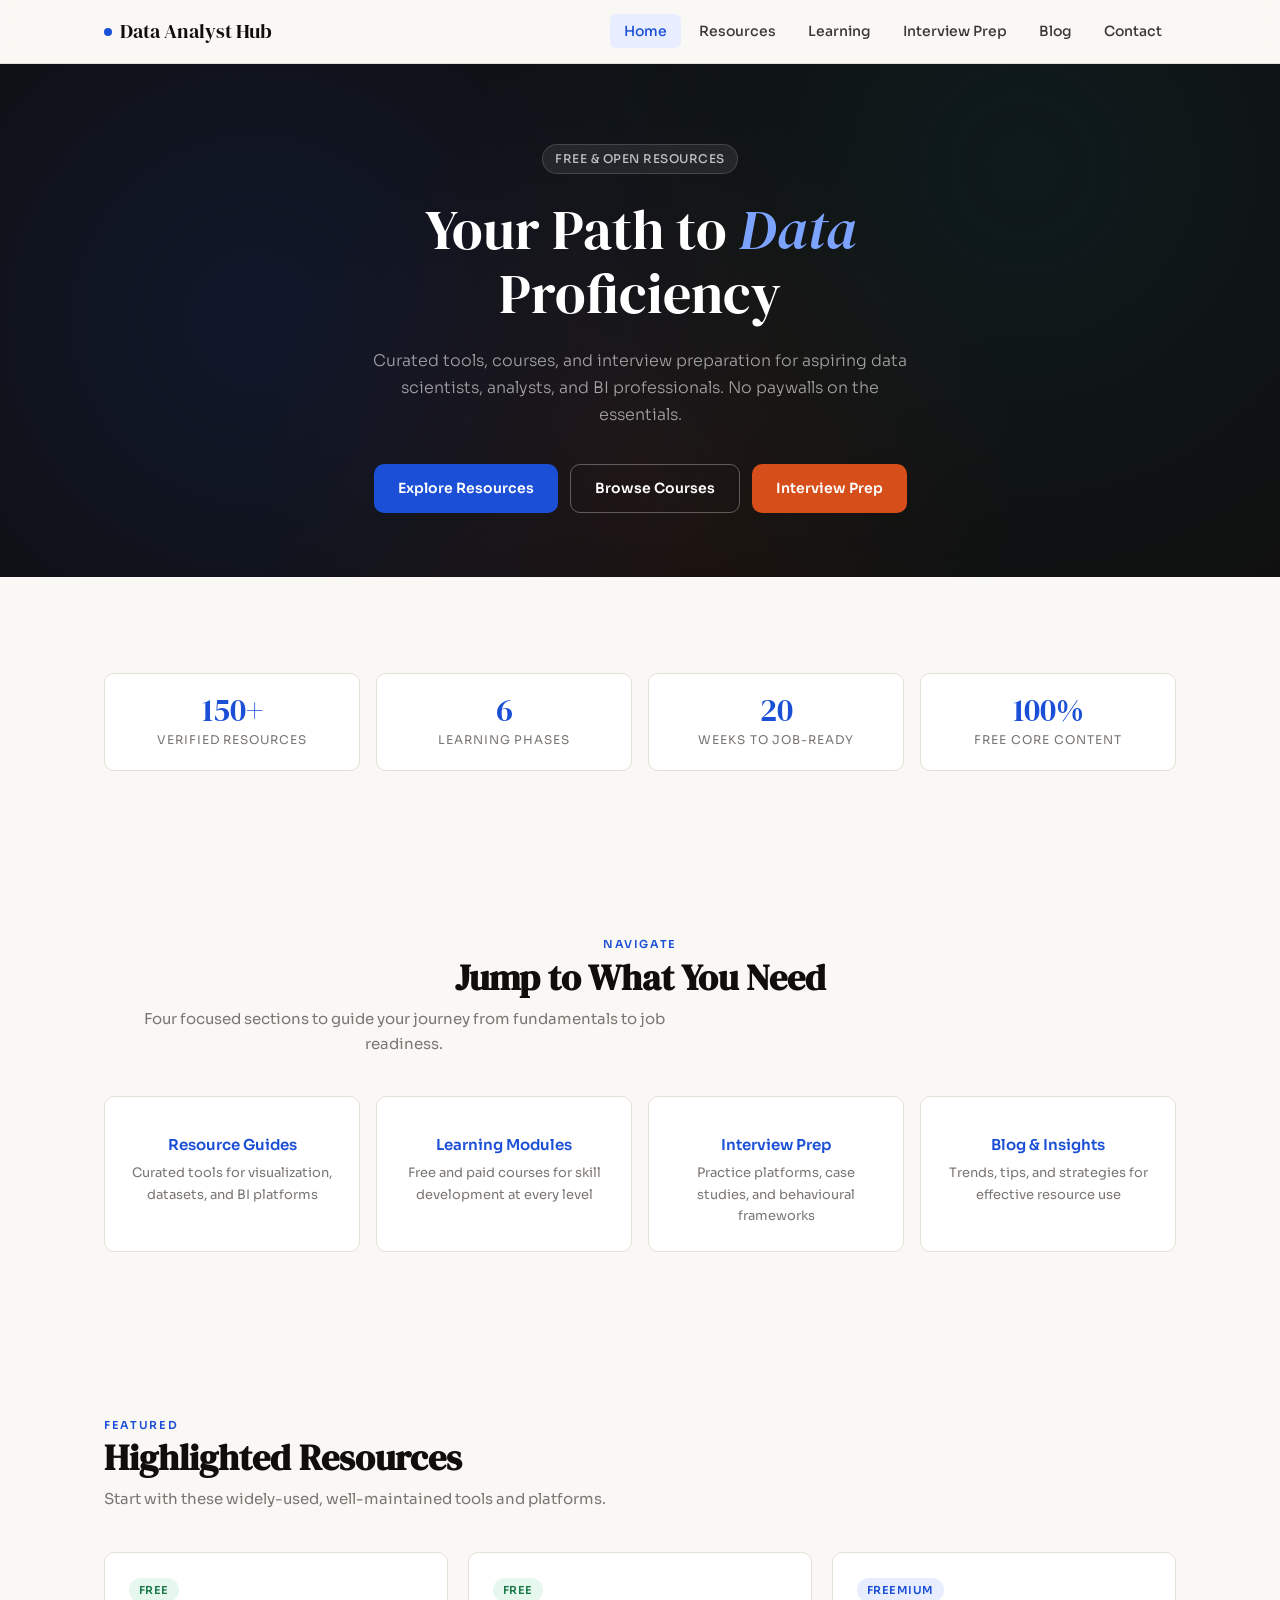
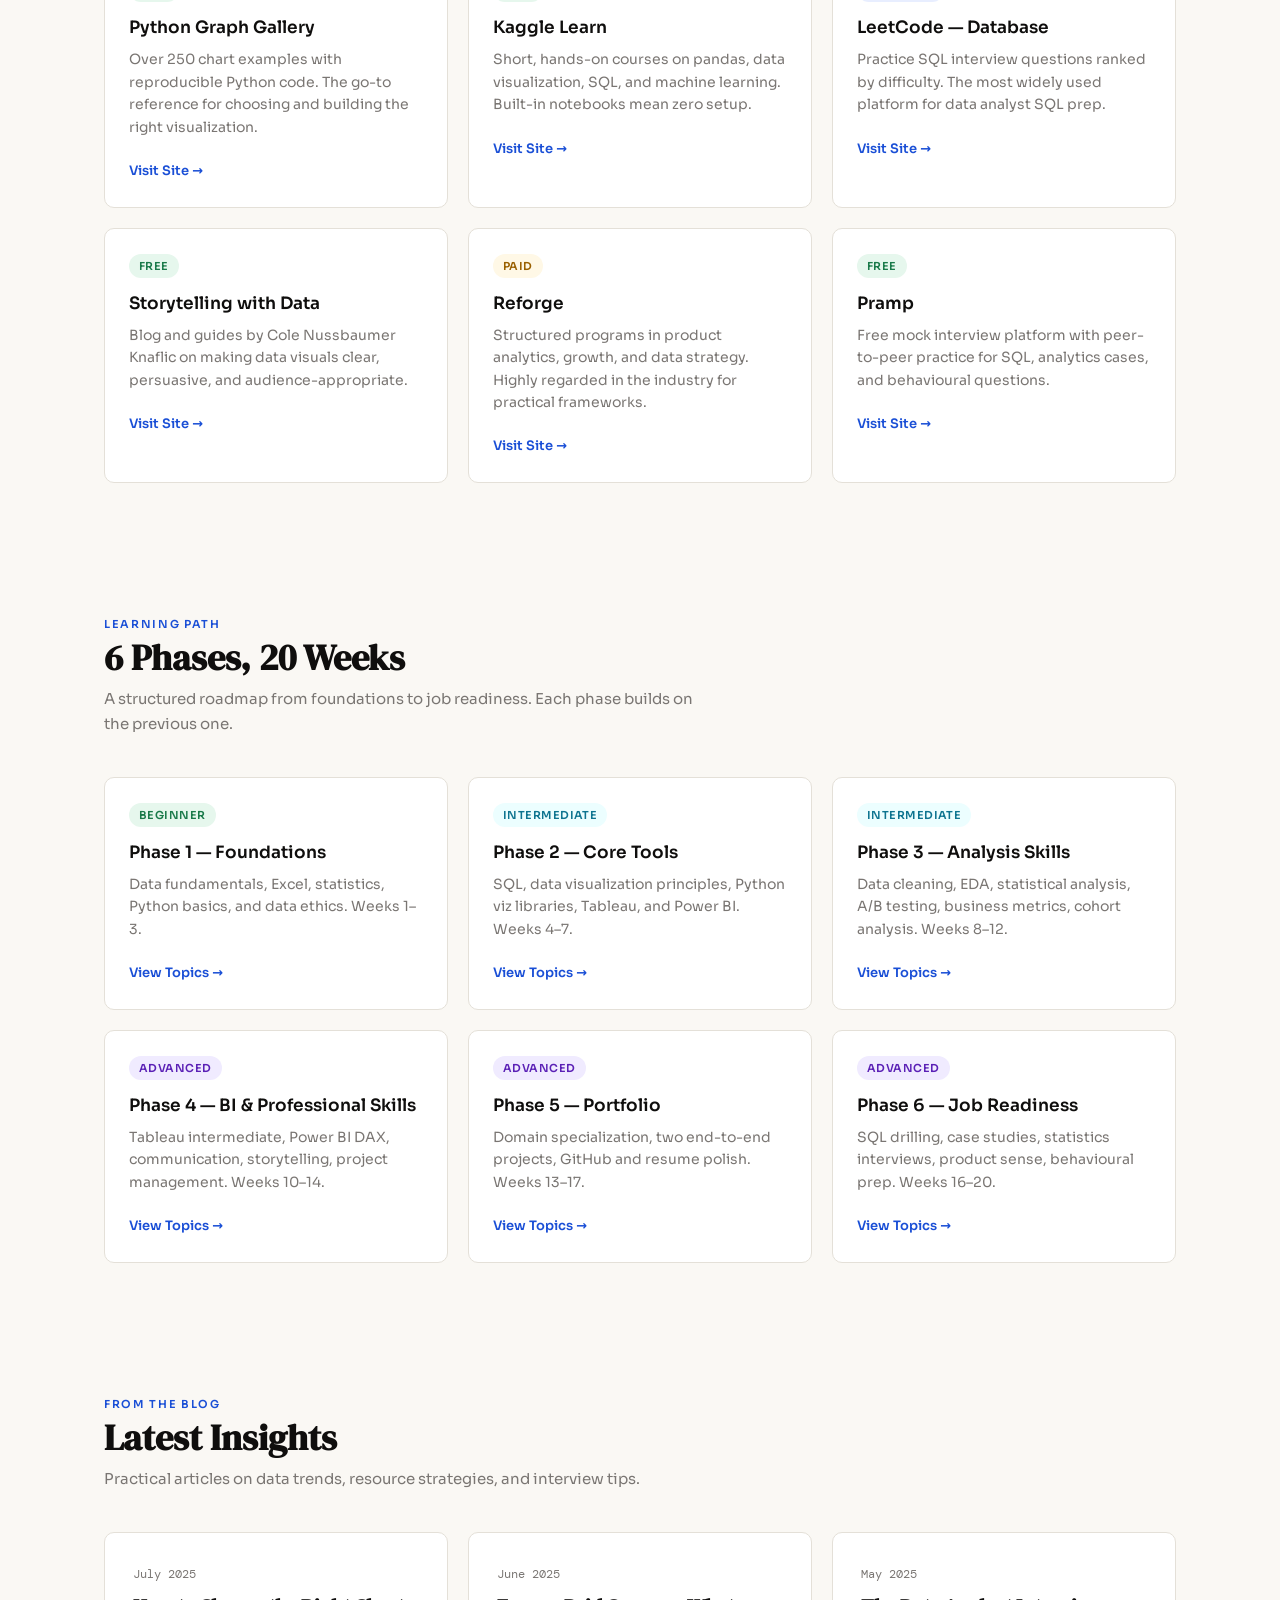
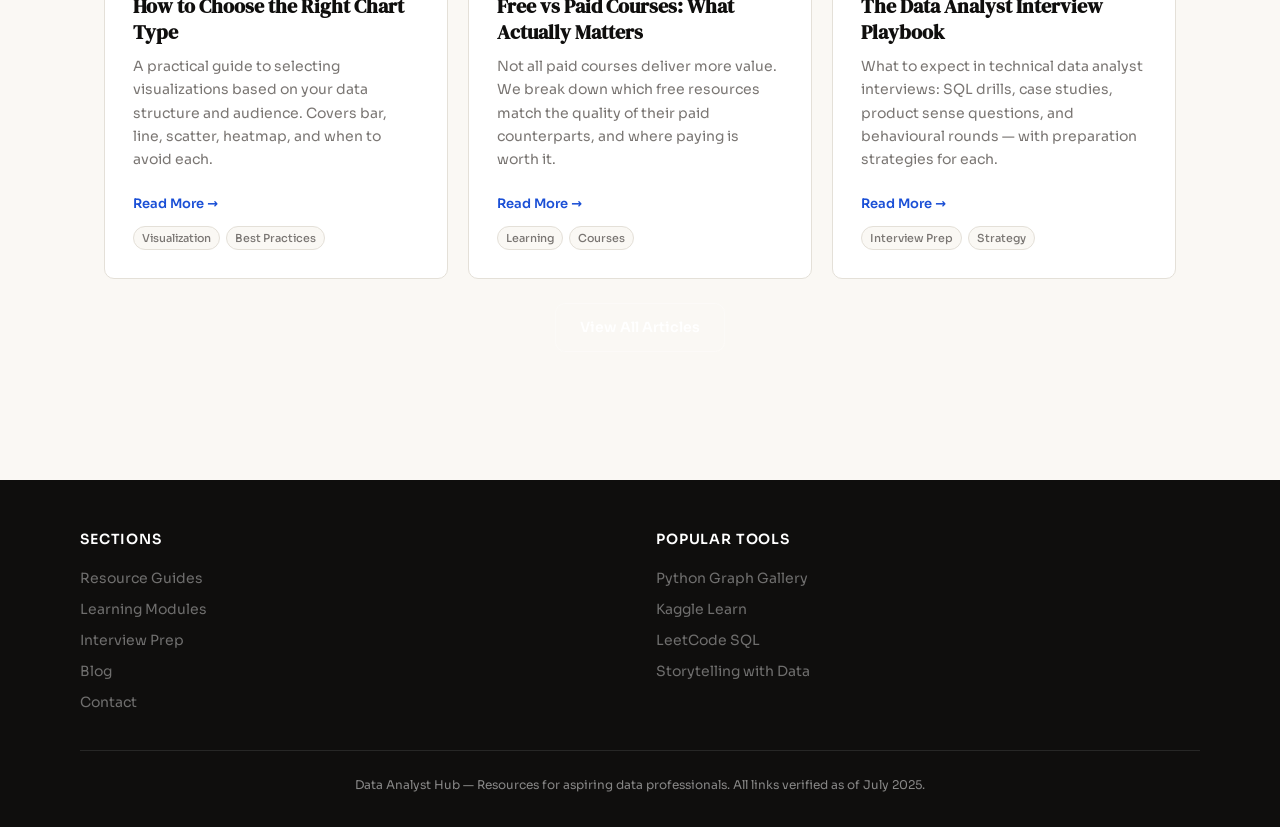
<file: index.html>
<!DOCTYPE html>
<html lang="en">

<head>
  <meta charset="UTF-8">
  <meta name="viewport" content="width=device-width, initial-scale=1.0">
  <title>Data Analyst Hub — Resources, Learning & Interview Prep</title>
  <meta name="description"
    content="Free and paid resources for data visualization, business intelligence training, and interview preparation for aspiring data professionals.">
  <link
    href="https://fonts.googleapis.com/css2?family=DM+Serif+Display:ital@0;1&family=DM+Mono:wght@400;500&family=Sora:wght@300;400;500;600&display=swap"
    rel="stylesheet">
  <link rel="stylesheet" href="css/style.css">
</head>

<body>

  <a href="#main-content" class="skip-link">Skip to main content</a>

  <!-- ═══════════════════════════════════════════ NAV ═══════════════════════════════════════════ -->
  <nav class="site-nav" role="navigation" aria-label="Main navigation">
    <div class="nav-inner">
      <a href="index.html" class="nav-logo" aria-label="Data Analyst Hub Home">
        <span class="logo-dot"></span> Data Analyst Hub
      </a>
      <button class="nav-toggle" aria-label="Toggle navigation menu" aria-expanded="false">☰</button>
      <ul class="nav-links">
        <li><a href="index.html" class="active">Home</a></li>
        <li><a href="resources.html">Resources</a></li>
        <li><a href="learning.html">Learning</a></li>
        <li><a href="interview.html">Interview Prep</a></li>
        <li><a href="blog.html">Blog</a></li>
        <li><a href="contact.html">Contact</a></li>
      </ul>
    </div>
  </nav>

  <!-- ═══════════════════════════════════════════ HERO ═══════════════════════════════════════════ -->
  <section class="hero" id="main-content">
    <div class="hero-inner">
      <span class="hero-badge">Free & Open Resources</span>
      <h1>Your Path to <em>Data</em> Proficiency</h1>
      <p class="hero-sub">Curated tools, courses, and interview preparation for aspiring data scientists, analysts, and
        BI professionals. No paywalls on the essentials.</p>
      <div class="hero-cta">
        <a href="resources.html" class="btn btn-primary">Explore Resources</a>
        <a href="learning.html" class="btn btn-outline">Browse Courses</a>
        <a href="interview.html" class="btn btn-accent">Interview Prep</a>
      </div>
    </div>
  </section>

  <!-- ═══════════════════════════════════════════ STATS ═══════════════════════════════════════════ -->
  <section class="section">
    <div class="stats-row">
      <div class="stat-card">
        <div class="stat-num">150+</div>
        <div class="stat-label">Verified Resources</div>
      </div>
      <div class="stat-card">
        <div class="stat-num">6</div>
        <div class="stat-label">Learning Phases</div>
      </div>
      <div class="stat-card">
        <div class="stat-num">20</div>
        <div class="stat-label">Weeks to Job-Ready</div>
      </div>
      <div class="stat-card">
        <div class="stat-num">100%</div>
        <div class="stat-label">Free Core Content</div>
      </div>
    </div>
  </section>

  <!-- ═══════════════════════════════════════════ QUICK NAV ═══════════════════════════════════════════ -->
  <section class="section">
    <div class="section-header text-center">
      <span class="section-label">Navigate</span>
      <h2 class="section-title">Jump to What You Need</h2>
      <p class="section-desc">Four focused sections to guide your journey from fundamentals to job readiness.</p>
    </div>
    <div class="quick-nav">
      <a href="resources.html" class="quick-nav-card">
        <div class="nav-icon"></div>
        <h3>Resource Guides</h3>
        <p>Curated tools for visualization, datasets, and BI platforms</p>
      </a>
      <a href="learning.html" class="quick-nav-card">
        <div class="nav-icon"></div>
        <h3>Learning Modules</h3>
        <p>Free and paid courses for skill development at every level</p>
      </a>
      <a href="interview.html" class="quick-nav-card">
        <div class="nav-icon"></div>
        <h3>Interview Prep</h3>
        <p>Practice platforms, case studies, and behavioural frameworks</p>
      </a>
      <a href="blog.html" class="quick-nav-card">
        <div class="nav-icon"></div>
        <h3>Blog & Insights</h3>
        <p>Trends, tips, and strategies for effective resource use</p>
      </a>
    </div>
  </section>

  <!-- ═══════════════════════════════════════════ FEATURED RESOURCES ═══════════════════════════════════════════ -->
  <section class="section">
    <div class="section-header">
      <span class="section-label">Featured</span>
      <h2 class="section-title">Highlighted Resources</h2>
      <p class="section-desc">Start with these widely-used, well-maintained tools and platforms.</p>
    </div>
    <div class="cards-grid">
      <div class="card">
        <span class="card-badge badge-free">Free</span>
        <h3>Python Graph Gallery</h3>
        <p>Over 250 chart examples with reproducible Python code. The go-to reference for choosing and building the
          right visualization.</p>
        <a href="https://www.python-graph-gallery.com/" class="card-link" target="_blank" rel="noopener">Visit Site
          →</a>
      </div>
      <div class="card">
        <span class="card-badge badge-free">Free</span>
        <h3>Kaggle Learn</h3>
        <p>Short, hands-on courses on pandas, data visualization, SQL, and machine learning. Built-in notebooks mean
          zero setup.</p>
        <a href="https://www.kaggle.com/learn" class="card-link" target="_blank" rel="noopener">Visit Site →</a>
      </div>
      <div class="card">
        <span class="card-badge badge-freemium">Freemium</span>
        <h3>LeetCode — Database</h3>
        <p>Practice SQL interview questions ranked by difficulty. The most widely used platform for data analyst SQL
          prep.</p>
        <a href="https://leetcode.com/problemset/database/" class="card-link" target="_blank" rel="noopener">Visit Site
          →</a>
      </div>
      <div class="card">
        <span class="card-badge badge-free">Free</span>
        <h3>Storytelling with Data</h3>
        <p>Blog and guides by Cole Nussbaumer Knaflic on making data visuals clear, persuasive, and
          audience-appropriate.</p>
        <a href="https://www.storytellingwithdata.com/blog" class="card-link" target="_blank" rel="noopener">Visit Site
          →</a>
      </div>
      <div class="card">
        <span class="card-badge badge-paid">Paid</span>
        <h3>Reforge</h3>
        <p>Structured programs in product analytics, growth, and data strategy. Highly regarded in the industry for
          practical frameworks.</p>
        <a href="https://www.reforge.com/" class="card-link" target="_blank" rel="noopener">Visit Site →</a>
      </div>
      <div class="card">
        <span class="card-badge badge-free">Free</span>
        <h3>Pramp</h3>
        <p>Free mock interview platform with peer-to-peer practice for SQL, analytics cases, and behavioural questions.
        </p>
        <a href="https://www.pramp.com/" class="card-link" target="_blank" rel="noopener">Visit Site →</a>
      </div>
    </div>
  </section>

  <!-- ═══════════════════════════════════════════ LEARNING PATH ═══════════════════════════════════════════ -->
  <section class="section">
    <div class="section-header">
      <span class="section-label">Learning Path</span>
      <h2 class="section-title">6 Phases, 20 Weeks</h2>
      <p class="section-desc">A structured roadmap from foundations to job readiness. Each phase builds on the previous
        one.</p>
    </div>
    <div class="cards-grid">
      <div class="card">
        <span class="card-badge badge-beginner">Beginner</span>
        <h3>Phase 1 — Foundations</h3>
        <p>Data fundamentals, Excel, statistics, Python basics, and data ethics. Weeks 1–3.</p>
        <a href="learning.html#phase1" class="card-link">View Topics →</a>
      </div>
      <div class="card">
        <span class="card-badge badge-intermediate">Intermediate</span>
        <h3>Phase 2 — Core Tools</h3>
        <p>SQL, data visualization principles, Python viz libraries, Tableau, and Power BI. Weeks 4–7.</p>
        <a href="learning.html#phase2" class="card-link">View Topics →</a>
      </div>
      <div class="card">
        <span class="card-badge badge-intermediate">Intermediate</span>
        <h3>Phase 3 — Analysis Skills</h3>
        <p>Data cleaning, EDA, statistical analysis, A/B testing, business metrics, cohort analysis. Weeks 8–12.</p>
        <a href="learning.html#phase3" class="card-link">View Topics →</a>
      </div>
      <div class="card">
        <span class="card-badge badge-advanced">Advanced</span>
        <h3>Phase 4 — BI & Professional Skills</h3>
        <p>Tableau intermediate, Power BI DAX, communication, storytelling, project management. Weeks 10–14.</p>
        <a href="learning.html#phase4" class="card-link">View Topics →</a>
      </div>
      <div class="card">
        <span class="card-badge badge-advanced">Advanced</span>
        <h3>Phase 5 — Portfolio</h3>
        <p>Domain specialization, two end-to-end projects, GitHub and resume polish. Weeks 13–17.</p>
        <a href="learning.html#phase5" class="card-link">View Topics →</a>
      </div>
      <div class="card">
        <span class="card-badge badge-advanced">Advanced</span>
        <h3>Phase 6 — Job Readiness</h3>
        <p>SQL drilling, case studies, statistics interviews, product sense, behavioural prep. Weeks 16–20.</p>
        <a href="interview.html" class="card-link">View Topics →</a>
      </div>
    </div>
  </section>

  <!-- ═══════════════════════════════════════════ BLOG PREVIEW ═══════════════════════════════════════════ -->
  <section class="section">
    <div class="section-header">
      <span class="section-label">From the Blog</span>
      <h2 class="section-title">Latest Insights</h2>
      <p class="section-desc">Practical articles on data trends, resource strategies, and interview tips.</p>
    </div>
    <div class="cards-grid">
      <article class="blog-post">
        <span class="post-date">July 2025</span>
        <h3>How to Choose the Right Chart Type</h3>
        <p>A practical guide to selecting visualizations based on your data structure and audience. Covers bar, line,
          scatter, heatmap, and when to avoid each.</p>
        <a href="blog.html#chart-selection" class="card-link">Read More →</a>
        <div class="post-tags" style="margin-top:10px">
          <span class="post-tag">Visualization</span>
          <span class="post-tag">Best Practices</span>
        </div>
      </article>
      <article class="blog-post">
        <span class="post-date">June 2025</span>
        <h3>Free vs Paid Courses: What Actually Matters</h3>
        <p>Not all paid courses deliver more value. We break down which free resources match the quality of their paid
          counterparts, and where paying is worth it.</p>
        <a href="blog.html#free-vs-paid" class="card-link">Read More →</a>
        <div class="post-tags" style="margin-top:10px">
          <span class="post-tag">Learning</span>
          <span class="post-tag">Courses</span>
        </div>
      </article>
      <article class="blog-post">
        <span class="post-date">May 2025</span>
        <h3>The Data Analyst Interview Playbook</h3>
        <p>What to expect in technical data analyst interviews: SQL drills, case studies, product sense questions, and
          behavioural rounds — with preparation strategies for each.</p>
        <a href="blog.html#interview-playbook" class="card-link">Read More →</a>
        <div class="post-tags" style="margin-top:10px">
          <span class="post-tag">Interview Prep</span>
          <span class="post-tag">Strategy</span>
        </div>
      </article>
    </div>
    <div class="text-center mt-3">
      <a href="blog.html" class="btn btn-outline">View All Articles</a>
    </div>
  </section>

  <!-- ═══════════════════════════════════════════ FOOTER ═══════════════════════════════════════════ -->
  <footer class="site-footer">
    <div class="footer-inner">
      <div class="footer-col">
        <h4>Sections</h4>
        <a href="resources.html">Resource Guides</a>
        <a href="learning.html">Learning Modules</a>
        <a href="interview.html">Interview Prep</a>
        <a href="blog.html">Blog</a>
        <a href="contact.html">Contact</a>
      </div>
      <div class="footer-col">
        <h4>Popular Tools</h4>
        <a href="https://www.python-graph-gallery.com/" target="_blank" rel="noopener">Python Graph Gallery</a>
        <a href="https://www.kaggle.com/learn" target="_blank" rel="noopener">Kaggle Learn</a>
        <a href="https://leetcode.com/problemset/database/" target="_blank" rel="noopener">LeetCode SQL</a>
        <a href="https://www.storytellingwithdata.com/" target="_blank" rel="noopener">Storytelling with Data</a>
      </div>
    </div>
    <div class="footer-bottom">
      <p>Data Analyst Hub — Resources for aspiring data professionals. All links verified as of July 2025.</p>
    </div>
  </footer>

  <script src="js/main.js"></script>
</body>

</html>
</file>
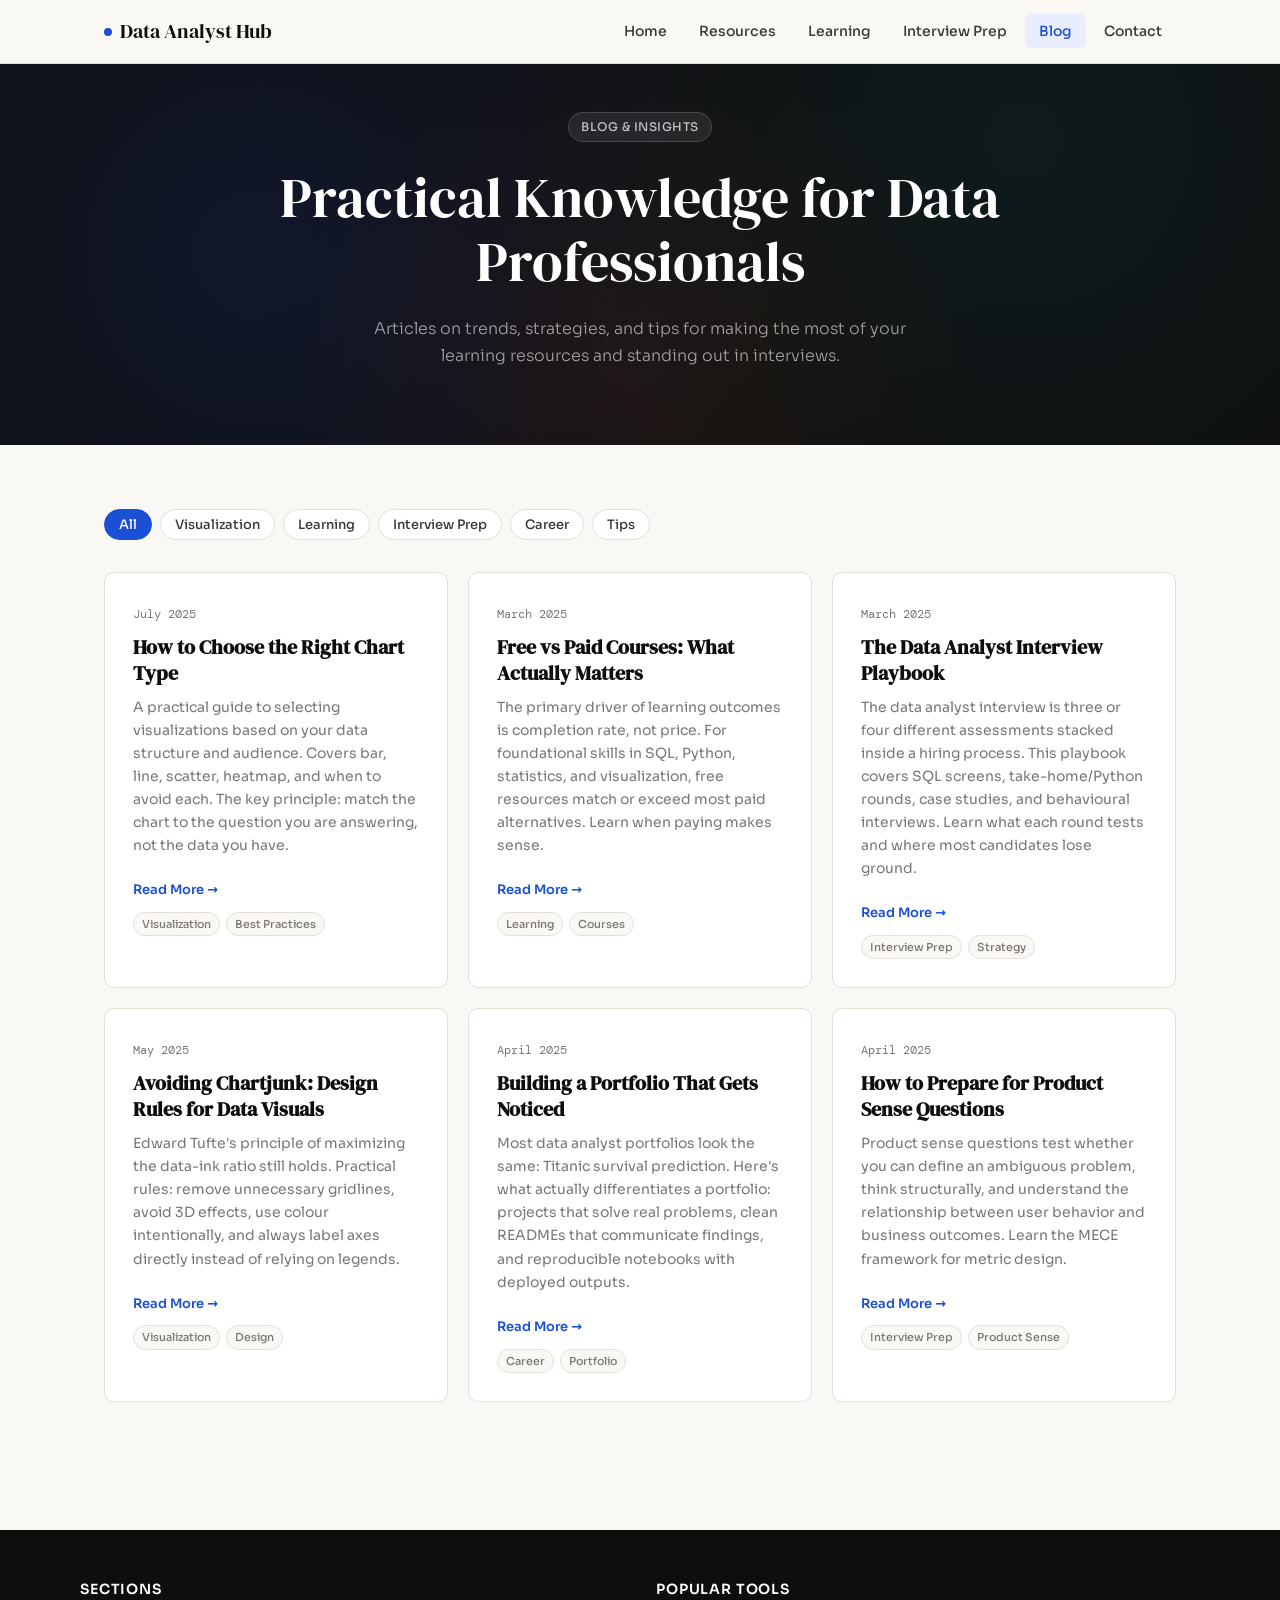
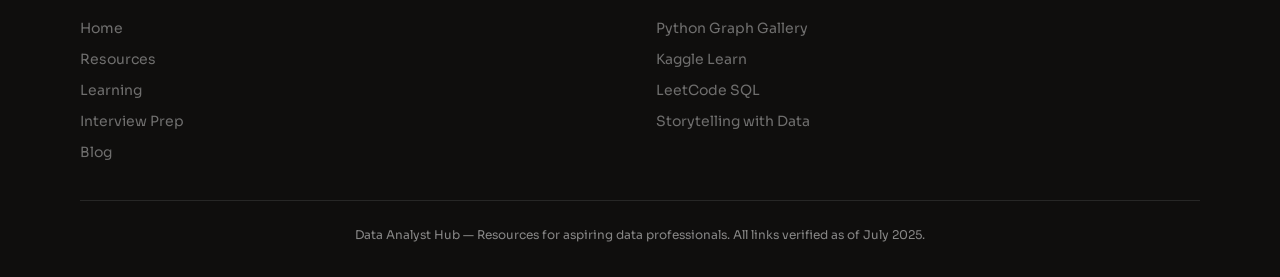
<file: blog.html>
<!DOCTYPE html>
<html lang="en">

<head>
  <meta charset="UTF-8">
  <meta name="viewport" content="width=device-width, initial-scale=1.0">
  <title>Blog & Insights — Data Analyst Hub</title>
  <meta name="description"
    content="Articles on data science trends, visualization best practices, and tips for effective resource utilization in data analysis.">
  <link
    href="https://fonts.googleapis.com/css2?family=DM+Serif+Display:ital@0;1&family=DM+Mono:wght@400;500&family=Sora:wght@300;400;500;600&display=swap"
    rel="stylesheet">
  <link rel="stylesheet" href="css/style.css">
</head>

<body>

  <a href="#main-content" class="skip-link">Skip to main content</a>

  <nav class="site-nav" role="navigation" aria-label="Main navigation">
    <div class="nav-inner">
      <a href="index.html" class="nav-logo" aria-label="Data Analyst Hub Home">
        <span class="logo-dot"></span> Data Analyst Hub
      </a>
      <button class="nav-toggle" aria-label="Toggle navigation menu" aria-expanded="false">☰</button>
      <ul class="nav-links">
        <li><a href="index.html">Home</a></li>
        <li><a href="resources.html">Resources</a></li>
        <li><a href="learning.html">Learning</a></li>
        <li><a href="interview.html">Interview Prep</a></li>
        <li><a href="blog.html" class="active">Blog</a></li>
        <li><a href="contact.html">Contact</a></li>
      </ul>
    </div>
  </nav>

  <main id="main-content">
    <section class="hero" style="padding:48px 24px 40px">
      <div class="hero-inner">
        <span class="hero-badge">Blog & Insights</span>
        <h1>Practical Knowledge for Data Professionals</h1>
        <p class="hero-sub">Articles on trends, strategies, and tips for making the most of your learning resources and
          standing out in interviews.</p>
      </div>
    </section>

    <section class="section">
      <div class="filter-bar" role="group" aria-label="Filter blog articles">
        <button class="filter-btn active" data-filter="all">All</button>
        <button class="filter-btn" data-filter="visualization">Visualization</button>
        <button class="filter-btn" data-filter="learning">Learning</button>
        <button class="filter-btn" data-filter="interview">Interview Prep</button>
        <button class="filter-btn" data-filter="career">Career</button>
        <button class="filter-btn" data-filter="tips">Tips</button>
      </div>

      <div class="cards-grid">
        <article class="blog-post filterable-item" data-tags="visualization,tips">
          <span class="post-date">July 2025</span>
          <h3>How to Choose the Right Chart Type</h3>
          <p>A practical guide to selecting visualizations based on your data structure and audience. Covers bar, line,
            scatter, heatmap, and when to avoid each. The key principle: match the chart to the question you are
            answering, not the data you have.</p>
          <a href="files/how-to-choose-right-chart-type.html" class="card-link" target="_blank" rel="noopener">Read More
            →</a>
          <div class="post-tags" style="margin-top:10px">
            <span class="post-tag">Visualization</span>
            <span class="post-tag">Best Practices</span>
          </div>
        </article>

        <article class="blog-post filterable-item" data-tags="learning,career">
          <span class="post-date">March 2025</span>
          <h3>Free vs Paid Courses: What Actually Matters</h3>
          <p>The primary driver of learning outcomes is completion rate, not price. For foundational skills in SQL,
            Python, statistics, and visualization, free resources match or exceed most paid alternatives. Learn when
            paying makes sense.</p>
          <a href="files/free-vs-paid-courses-what-matters.html" class="card-link" target="_blank" rel="noopener">Read
            More →</a>
          <div class="post-tags" style="margin-top:10px">
            <span class="post-tag">Learning</span>
            <span class="post-tag">Courses</span>
          </div>
        </article>

        <article class="blog-post filterable-item" data-tags="interview,strategy">
          <span class="post-date">March 2025</span>
          <h3>The Data Analyst Interview Playbook</h3>
          <p>The data analyst interview is three or four different assessments stacked inside a hiring process. This
            playbook covers SQL screens, take-home/Python rounds, case studies, and behavioural interviews. Learn what
            each round tests and where most candidates lose ground.</p>
          <a href="files/data-analyst-interview-playbook.html" class="card-link" target="_blank" rel="noopener">Read
            More
            →</a>
          <div class="post-tags" style="margin-top:10px">
            <span class="post-tag">Interview Prep</span>
            <span class="post-tag">Strategy</span>
          </div>
        </article>

        <article class="blog-post filterable-item" data-tags="visualization,tips">
          <span class="post-date">May 2025</span>
          <h3>Avoiding Chartjunk: Design Rules for Data Visuals</h3>
          <p>Edward Tufte's principle of maximizing the data-ink ratio still holds. Practical rules: remove unnecessary
            gridlines, avoid 3D effects, use colour intentionally, and always label axes directly instead of relying on
            legends.</p>
          <a href="files/avoiding-chartjunk-design-rules.html" class="card-link" target="_blank" rel="noopener">Read
            More
            →</a>
          <div class="post-tags" style="margin-top:10px">
            <span class="post-tag">Visualization</span>
            <span class="post-tag">Design</span>
          </div>
        </article>

        <article class="blog-post filterable-item" data-tags="career,portfolio">
          <span class="post-date">April 2025</span>
          <h3>Building a Portfolio That Gets Noticed</h3>
          <p>Most data analyst portfolios look the same: Titanic survival prediction. Here's what actually
            differentiates a portfolio: projects that solve real problems, clean READMEs that communicate findings, and
            reproducible notebooks with deployed outputs.</p>
          <a href="files/building-portfolio-that-gets-noticed.html" class="card-link" target="_blank"
            rel="noopener">Read
            More →</a>
          <div class="post-tags" style="margin-top:10px">
            <span class="post-tag">Career</span>
            <span class="post-tag">Portfolio</span>
          </div>
        </article>

        <article class="blog-post filterable-item" data-tags="interview,career">
          <span class="post-date">April 2025</span>
          <h3>How to Prepare for Product Sense Questions</h3>
          <p>Product sense questions test whether you can define an ambiguous problem, think structurally, and
            understand the relationship between user behavior and business outcomes. Learn the MECE framework for metric
            design.</p>
          <a href="files/how-to-prepare-product-sense-questions.html" class="card-link" target="_blank"
            rel="noopener">Read More →</a>
          <div class="post-tags" style="margin-top:10px">
            <span class="post-tag">Interview Prep</span>
            <span class="post-tag">Product Sense</span>
          </div>
        </article>
      </div>

      <div class="filter-no-results hidden text-center" style="padding:40px;color:var(--ink-3)">
        <p>No articles match the selected filter. Try choosing a different category.</p>
      </div>

    </section>
  </main>

  <footer class="site-footer">
    <div class="footer-inner">
      <div class="footer-col">
        <h4>Sections</h4>
        <a href="index.html">Home</a>
        <a href="resources.html">Resources</a>
        <a href="learning.html">Learning</a>
        <a href="interview.html">Interview Prep</a>
        <a href="blog.html">Blog</a>
      </div>
      <div class="footer-col">
        <h4>Popular Tools</h4>
        <a href="https://www.python-graph-gallery.com/" target="_blank" rel="noopener">Python Graph Gallery</a>
        <a href="https://www.kaggle.com/learn" target="_blank" rel="noopener">Kaggle Learn</a>
        <a href="https://leetcode.com/problemset/database/" target="_blank" rel="noopener">LeetCode SQL</a>
        <a href="https://www.storytellingwithdata.com/" target="_blank" rel="noopener">Storytelling with Data</a>
      </div>
    </div>
    <div class="footer-bottom">
      <p>Data Analyst Hub — Resources for aspiring data professionals. All links verified as of July 2025.</p>
    </div>
  </footer>

  <script src="js/main.js"></script>
</body>

</html>
</file>
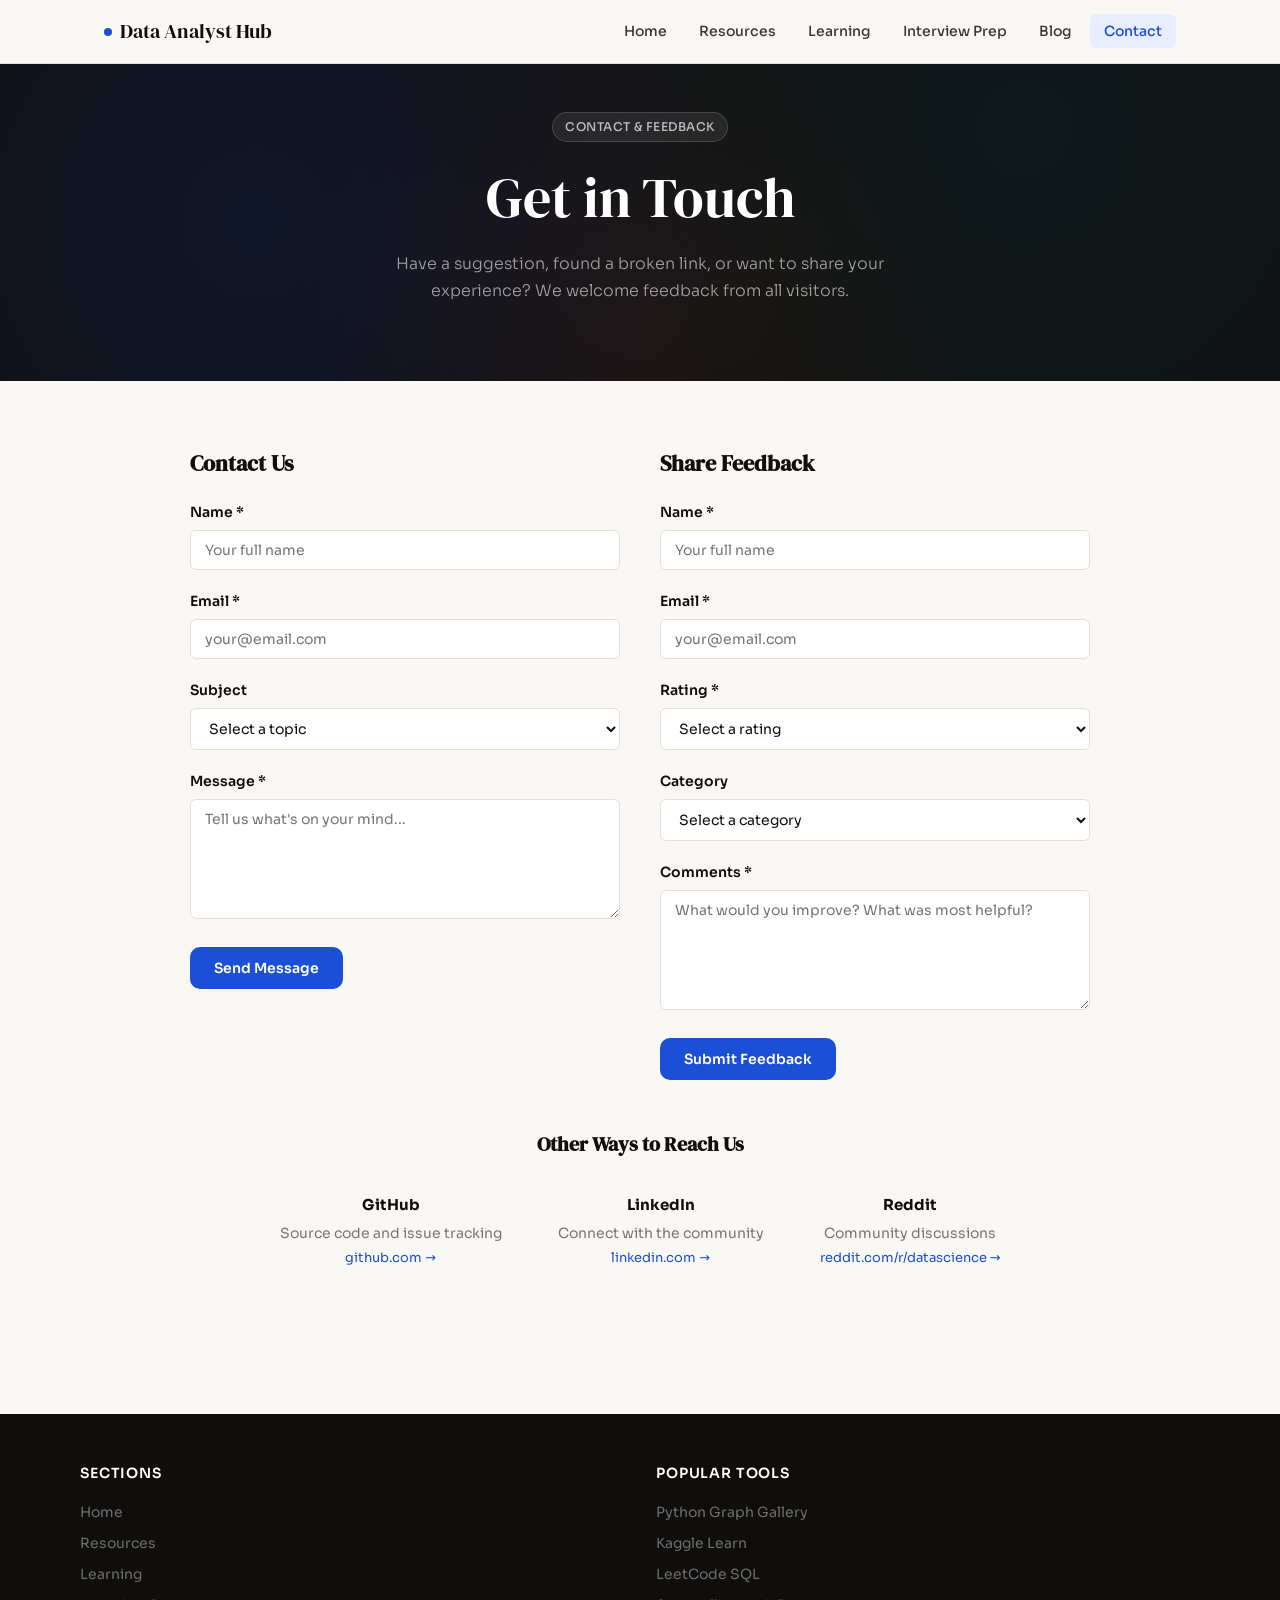
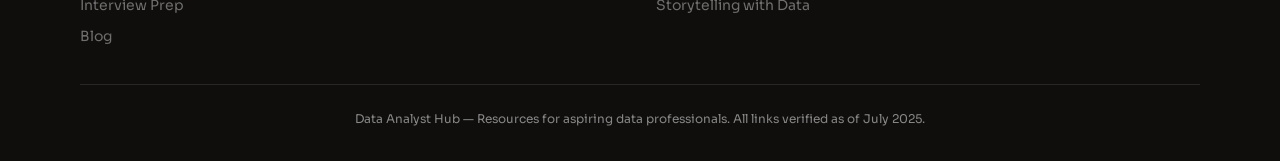
<file: contact.html>
<!DOCTYPE html>
<html lang="en">

<head>
  <meta charset="UTF-8">
  <meta name="viewport" content="width=device-width, initial-scale=1.0">
  <title>Contact & Feedback — Data Analyst Hub</title>
  <meta name="description" content="Get in touch or share feedback on the Data Analyst Hub resources and website.">
  <link
    href="https://fonts.googleapis.com/css2?family=DM+Serif+Display:ital@0;1&family=DM+Mono:wght@400;500&family=Sora:wght@300;400;500;600&display=swap"
    rel="stylesheet">
  <link rel="stylesheet" href="css/style.css">
</head>

<body>

  <a href="#main-content" class="skip-link">Skip to main content</a>

  <nav class="site-nav" role="navigation" aria-label="Main navigation">
    <div class="nav-inner">
      <a href="index.html" class="nav-logo" aria-label="Data Analyst Hub Home">
        <span class="logo-dot"></span> Data Analyst Hub
      </a>
      <button class="nav-toggle" aria-label="Toggle navigation menu" aria-expanded="false">☰</button>
      <ul class="nav-links">
        <li><a href="index.html">Home</a></li>
        <li><a href="resources.html">Resources</a></li>
        <li><a href="learning.html">Learning</a></li>
        <li><a href="interview.html">Interview Prep</a></li>
        <li><a href="blog.html">Blog</a></li>
        <li><a href="contact.html" class="active">Contact</a></li>
      </ul>
    </div>
  </nav>

  <main id="main-content">
    <section class="hero" style="padding:48px 24px 40px">
      <div class="hero-inner">
        <span class="hero-badge">Contact & Feedback</span>
        <h1>Get in Touch</h1>
        <p class="hero-sub">Have a suggestion, found a broken link, or want to share your experience? We welcome
          feedback from all visitors.</p>
      </div>
    </section>

    <section class="section">
      <div style="display:grid;grid-template-columns:1fr 1fr;gap:40px;max-width:900px;margin:0 auto">

        <!-- CONTACT FORM -->
        <div>
          <h3 style="font-family:var(--font-heading);font-size:22px;margin-bottom:20px">Contact Us</h3>
          <form id="contact-form" novalidate>
            <div class="form-group">
              <label class="form-label" for="contact-name">Name *</label>
              <input type="text" id="contact-name" class="form-input" placeholder="Your full name" required>
              <div class="form-error"></div>
            </div>
            <div class="form-group">
              <label class="form-label" for="contact-email">Email *</label>
              <input type="email" id="contact-email" class="form-input" placeholder="your@email.com" required>
              <div class="form-error"></div>
            </div>
            <div class="form-group">
              <label class="form-label" for="contact-subject">Subject</label>
              <select id="contact-subject" class="form-select">
                <option value="">Select a topic</option>
                <option value="broken-link">Broken link report</option>
                <option value="suggestion">Resource suggestion</option>
                <option value="feedback">Website feedback</option>
                <option value="other">Other</option>
              </select>
            </div>
            <div class="form-group">
              <label class="form-label" for="contact-message">Message *</label>
              <textarea id="contact-message" class="form-textarea" placeholder="Tell us what's on your mind..."
                required></textarea>
              <div class="form-error"></div>
            </div>
            <button type="submit" class="btn btn-primary">Send Message</button>
            <div class="form-success">Thank you! Your message has been sent.</div>
          </form>
        </div>

        <!-- FEEDBACK FORM -->
        <div>
          <h3 style="font-family:var(--font-heading);font-size:22px;margin-bottom:20px">Share Feedback</h3>
          <form id="feedback-form" novalidate>
            <div class="form-group">
              <label class="form-label" for="feedback-name">Name *</label>
              <input type="text" id="feedback-name" class="form-input" placeholder="Your full name" required>
              <div class="form-error"></div>
            </div>
            <div class="form-group">
              <label class="form-label" for="feedback-email">Email *</label>
              <input type="email" id="feedback-email" class="form-input" placeholder="your@email.com" required>
              <div class="form-error"></div>
            </div>
            <div class="form-group">
              <label class="form-label" for="feedback-rating">Rating *</label>
              <select id="feedback-rating" class="form-select" required>
                <option value="">Select a rating</option>
                <option value="5">5 — Excellent</option>
                <option value="4">4 — Very Good</option>
                <option value="3">3 — Good</option>
                <option value="2">2 — Fair</option>
                <option value="1">1 — Needs Improvement</option>
              </select>
              <div class="form-error"></div>
            </div>
            <div class="form-group">
              <label class="form-label" for="feedback-category">Category</label>
              <select id="feedback-category" class="form-select">
                <option value="">Select a category</option>
                <option value="resources">Resource Quality</option>
                <option value="content">Content Accuracy</option>
                <option value="usability">Website Usability</option>
                <option value="suggestion">Feature Request</option>
              </select>
            </div>
            <div class="form-group">
              <label class="form-label" for="feedback-comments">Comments *</label>
              <textarea id="feedback-comments" class="form-textarea"
                placeholder="What would you improve? What was most helpful?" required></textarea>
              <div class="form-error"></div>
            </div>
            <button type="submit" class="btn btn-primary">Submit Feedback</button>
            <div class="form-success">Thank you for your feedback!</div>
          </form>
        </div>

      </div>

      <!-- ADDITIONAL CONTACT INFO -->
      <div style="max-width:900px;margin:48px auto 0;text-align:center">
        <h3 style="font-family:var(--font-heading);font-size:20px;margin-bottom:16px">Other Ways to Reach Us</h3>
        <div style="display:flex;gap:24px;justify-content:center;flex-wrap:wrap">
          <div style="padding:16px">
            <strong>GitHub</strong>
            <p style="font-size:14px;color:var(--ink-3);margin-top:4px">Source code and issue tracking</p>
            <a href="https://github.com/" style="font-size:13px">github.com →</a>
          </div>
          <div style="padding:16px">
            <strong>LinkedIn</strong>
            <p style="font-size:14px;color:var(--ink-3);margin-top:4px">Connect with the community</p>
            <a href="https://business.linkedin.com/talent-solutions/talent-blog" style="font-size:13px">linkedin.com
              →</a>
          </div>
          <div style="padding:16px">
            <strong>Reddit</strong>
            <p style="font-size:14px;color:var(--ink-3);margin-top:4px">Community discussions</p>
            <a href="https://www.reddit.com/r/datascience/" style="font-size:13px">reddit.com/r/datascience →</a>
          </div>
        </div>
      </div>
    </section>
  </main>

  <footer class="site-footer">
    <div class="footer-inner">
      <div class="footer-col">
        <h4>Sections</h4>
        <a href="index.html">Home</a>
        <a href="resources.html">Resources</a>
        <a href="learning.html">Learning</a>
        <a href="interview.html">Interview Prep</a>
        <a href="blog.html">Blog</a>
      </div>
      <div class="footer-col">
        <h4>Popular Tools</h4>
        <a href="https://www.python-graph-gallery.com/" target="_blank" rel="noopener">Python Graph Gallery</a>
        <a href="https://www.kaggle.com/learn" target="_blank" rel="noopener">Kaggle Learn</a>
        <a href="https://leetcode.com/problemset/database/" target="_blank" rel="noopener">LeetCode SQL</a>
        <a href="https://www.storytellingwithdata.com/" target="_blank" rel="noopener">Storytelling with Data</a>
      </div>
    </div>
    <div class="footer-bottom">
      <p>Data Analyst Hub — Resources for aspiring data professionals. All links verified as of July 2025.</p>
    </div>
  </footer>

  <script src="js/main.js"></script>
</body>

</html>
</file>
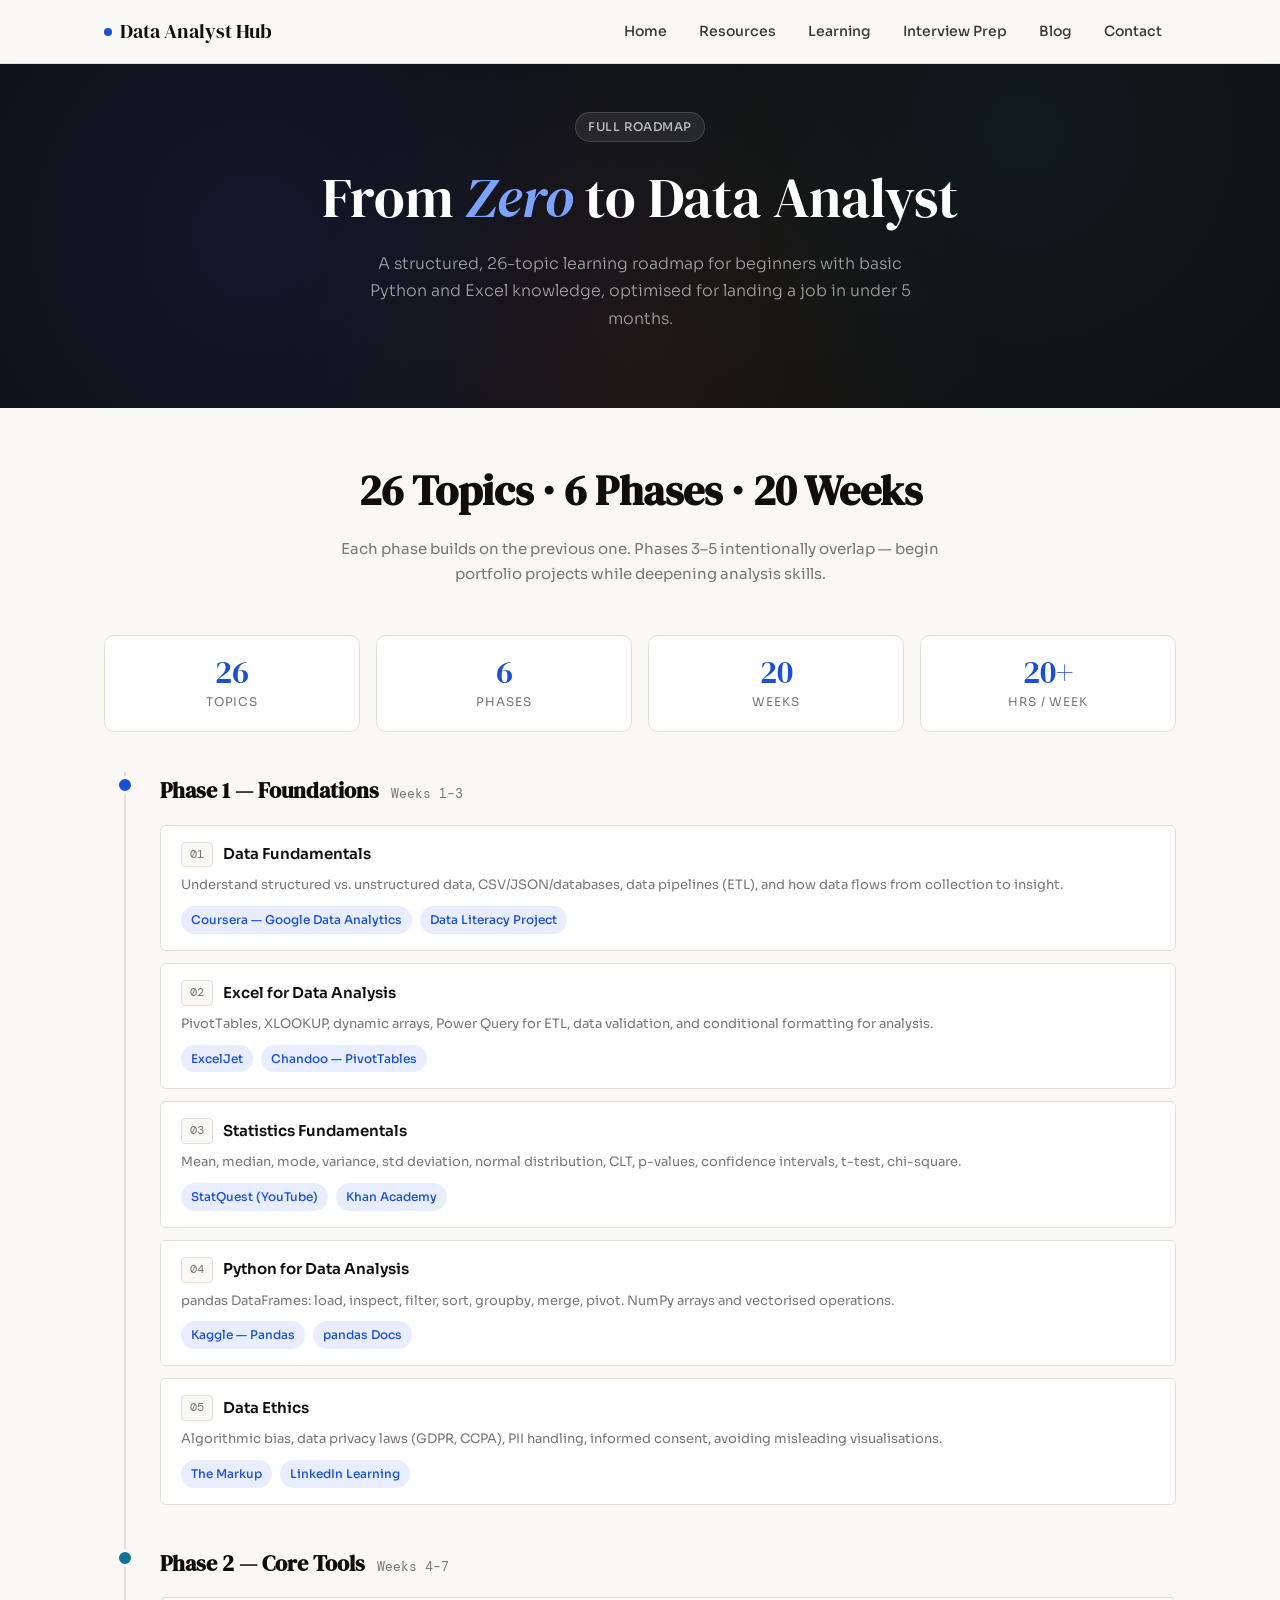
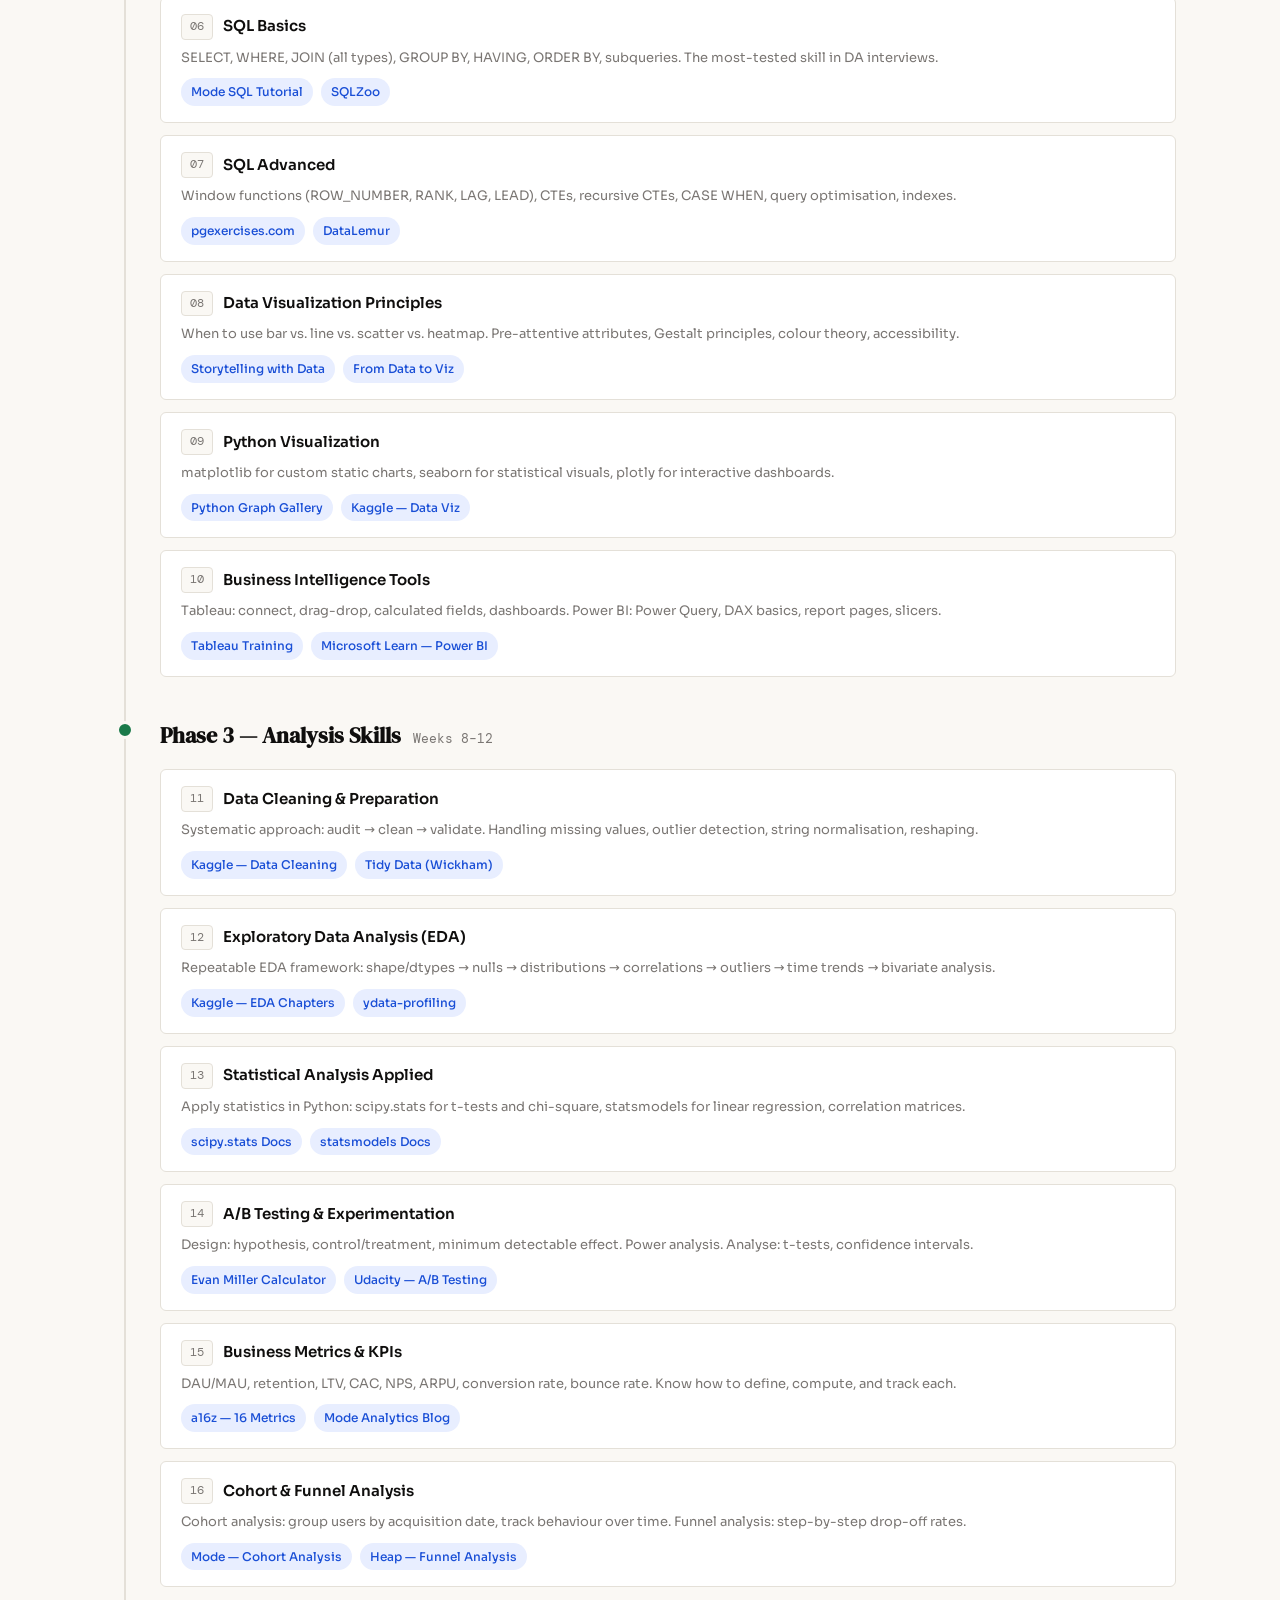
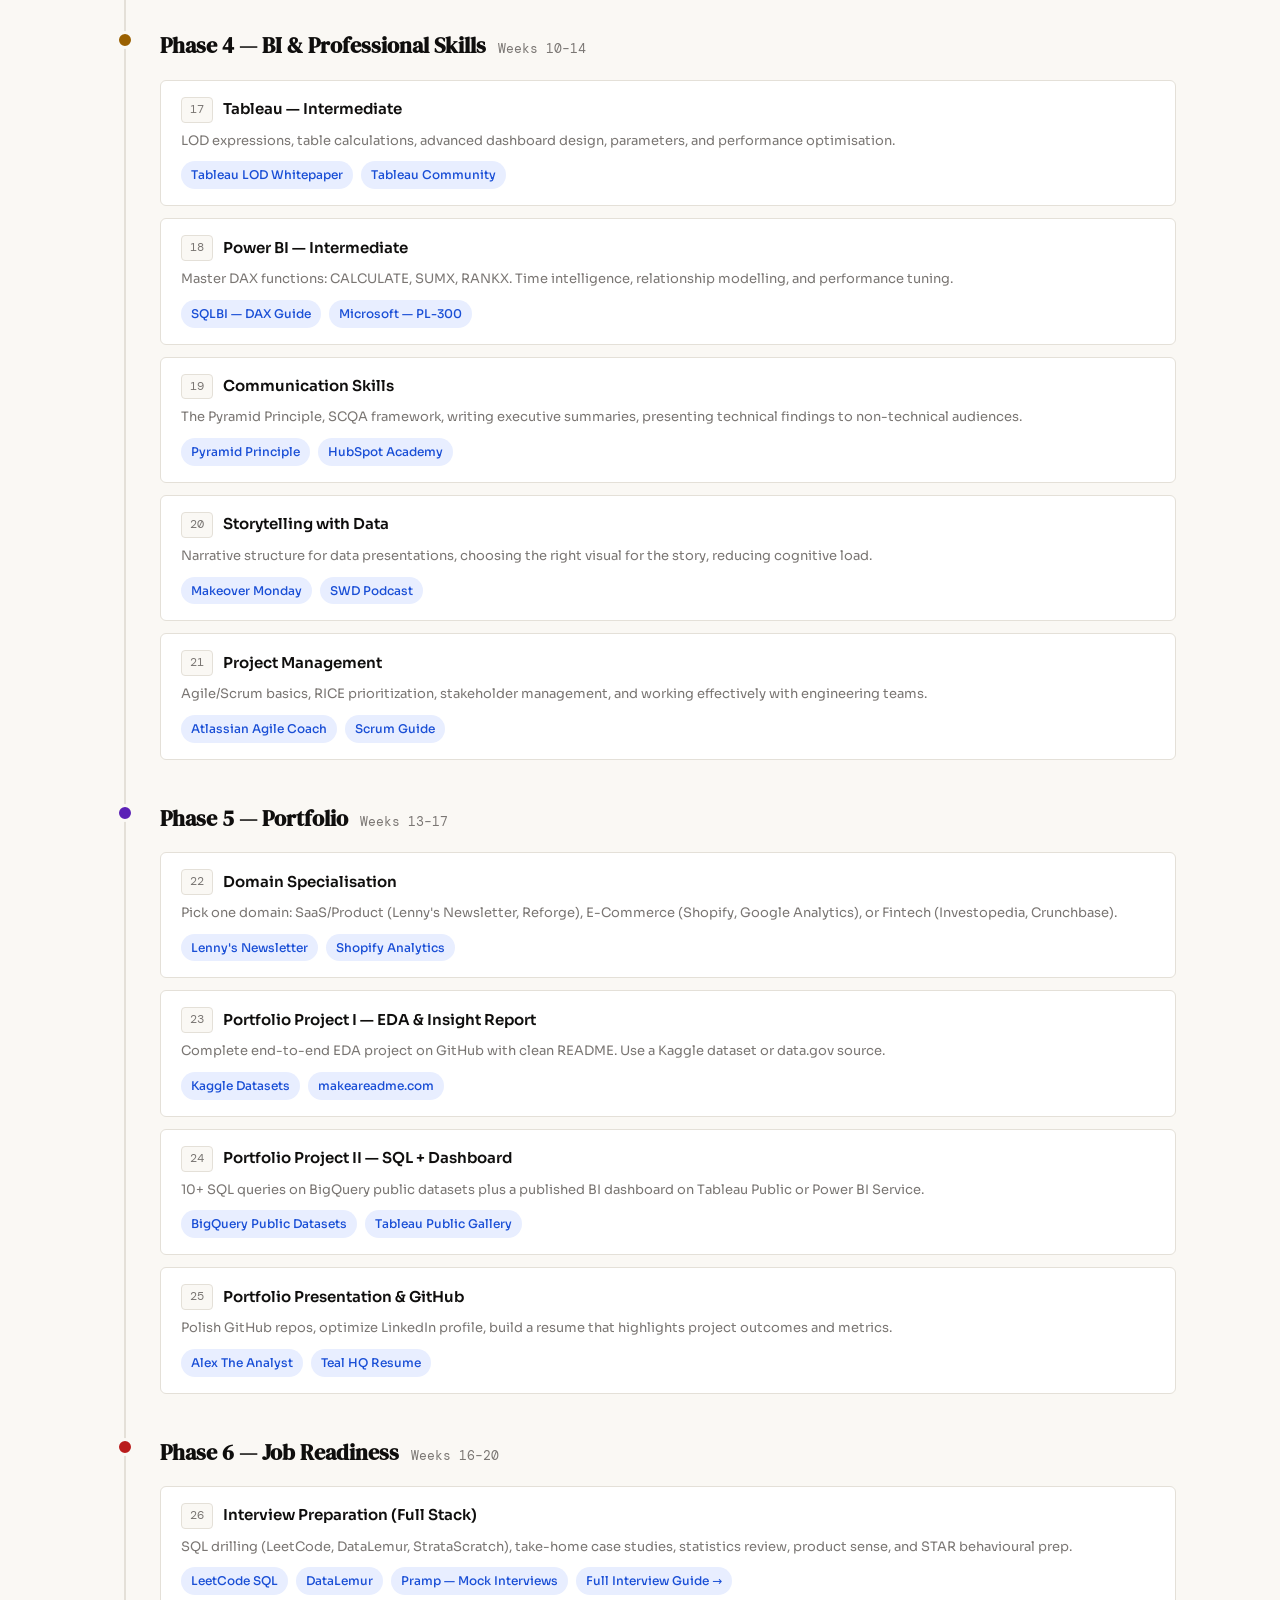
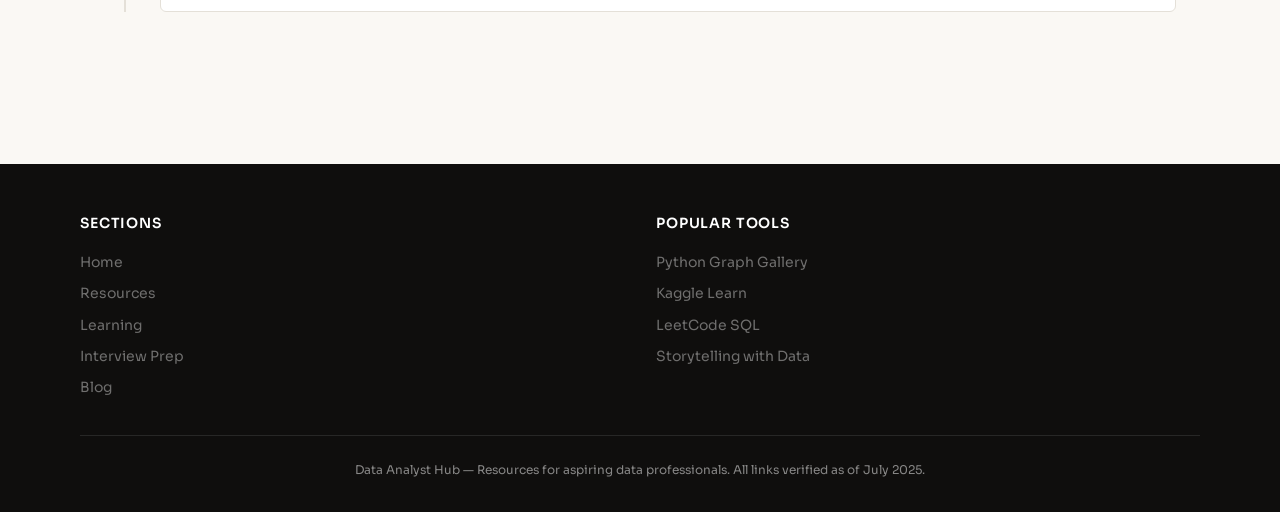
<file: data_analyst_roadmap.html>
<!DOCTYPE html>
<html lang="en">

<head>
  <meta charset="UTF-8">
  <meta name="viewport" content="width=device-width, initial-scale=1.0">
  <title>Data Analyst Roadmap — Data Analyst Hub</title>
  <meta name="description"
    content="A structured 26-topic learning roadmap for aspiring data analysts. From zero to hired in 20 weeks.">
  <link
    href="https://fonts.googleapis.com/css2?family=DM+Serif+Display:ital@0;1&family=DM+Mono:wght@400;500&family=Sora:wght@300;400;500;600&display=swap"
    rel="stylesheet">
  <link rel="stylesheet" href="css/style.css">
  <style>
    /* Roadmap-specific styles */
    .roadmap-page {
      padding: 48px 24px;
      max-width: var(--max-width);
      margin: 0 auto;
    }

    .roadmap-header {
      text-align: center;
      margin-bottom: 48px;
    }

    .roadmap-header h2 {
      font-family: var(--font-heading);
      font-size: clamp(28px, 4vw, 42px);
      margin-bottom: 12px;
    }

    .roadmap-header p {
      font-size: 15px;
      color: var(--ink-3);
      max-width: 600px;
      margin: 0 auto;
    }

    /* Timeline */
    .roadmap-timeline {
      position: relative;
      margin: 40px 0;
    }

    .roadmap-timeline::before {
      content: '';
      position: absolute;
      top: 0;
      bottom: 0;
      left: 20px;
      width: 2px;
      background: var(--border);
    }

    .roadmap-phase {
      position: relative;
      margin-bottom: 40px;
      padding-left: 56px;
    }

    .roadmap-phase-dot {
      position: absolute;
      left: 12px;
      top: 4px;
      width: 18px;
      height: 18px;
      border-radius: 50%;
      background: var(--accent);
      border: 3px solid var(--paper);
      z-index: 1;
    }

    .roadmap-phase-header {
      display: flex;
      align-items: baseline;
      gap: 12px;
      margin-bottom: 16px;
    }

    .roadmap-phase-title {
      font-family: var(--font-heading);
      font-size: 22px;
      color: var(--ink);
    }

    .roadmap-phase-weeks {
      font-size: 13px;
      color: var(--ink-3);
      font-family: var(--font-mono);
    }

    .roadmap-topics {
      display: flex;
      flex-direction: column;
      gap: 12px;
    }

    .roadmap-topic {
      background: var(--card);
      border: 1px solid var(--border);
      border-radius: var(--radius-sm);
      padding: 16px 20px;
      transition: box-shadow 0.2s;
    }

    .roadmap-topic:hover {
      box-shadow: 0 2px 12px rgba(0, 0, 0, 0.04);
    }

    .roadmap-topic-header {
      display: flex;
      align-items: center;
      gap: 10px;
      margin-bottom: 8px;
    }

    .roadmap-topic-num {
      font-family: var(--font-mono);
      font-size: 12px;
      color: var(--ink-3);
      background: var(--paper);
      border: 1px solid var(--border);
      border-radius: 4px;
      padding: 2px 8px;
    }

    .roadmap-topic-title {
      font-size: 15px;
      font-weight: 600;
      color: var(--ink);
    }

    .roadmap-topic-desc {
      font-size: 13px;
      color: var(--ink-3);
      line-height: 1.6;
      margin-bottom: 10px;
    }

    .roadmap-topic-links {
      display: flex;
      flex-wrap: wrap;
      gap: 8px;
    }

    .roadmap-topic-links a {
      font-size: 12px;
      padding: 4px 10px;
      border-radius: 999px;
      background: var(--accent-light);
      color: var(--accent);
      font-weight: 500;
      text-decoration: none;
      transition: background 0.2s;
    }

    .roadmap-topic-links a:hover {
      background: var(--accent);
      color: #fff;
      text-decoration: none;
    }

    /* Responsive */
    @media (max-width: 768px) {
      .roadmap-page {
        padding: 32px 16px;
      }

      .roadmap-phase {
        padding-left: 40px;
      }

      .roadmap-phase-dot {
        left: 4px;
      }

      .roadmap-phase-title {
        font-size: 18px;
      }

      .roadmap-topic-header {
        flex-direction: column;
        align-items: flex-start;
      }
    }
  </style>
</head>

<body>

  <a href="#main-content" class="skip-link">Skip to main content</a>

  <nav class="site-nav" role="navigation" aria-label="Main navigation">
    <div class="nav-inner">
      <a href="index.html" class="nav-logo" aria-label="Data Analyst Hub Home">
        <span class="logo-dot"></span> Data Analyst Hub
      </a>
      <button class="nav-toggle" aria-label="Toggle navigation menu" aria-expanded="false">☰</button>
      <ul class="nav-links">
        <li><a href="index.html">Home</a></li>
        <li><a href="resources.html">Resources</a></li>
        <li><a href="learning.html">Learning</a></li>
        <li><a href="interview.html">Interview Prep</a></li>
        <li><a href="blog.html">Blog</a></li>
        <li><a href="contact.html">Contact</a></li>
      </ul>
    </div>
  </nav>

  <main id="main-content">
    <section class="hero" style="padding:48px 24px 40px">
      <div class="hero-inner">
        <span class="hero-badge">Full Roadmap</span>
        <h1>From <em>Zero</em> to Data Analyst</h1>
        <p class="hero-sub">A structured, 26-topic learning roadmap for beginners with basic Python and Excel knowledge,
          optimised for landing a job in under 5 months.</p>
      </div>
    </section>

    <div class="roadmap-page">
      <div class="roadmap-header">
        <h2>26 Topics · 6 Phases · 20 Weeks</h2>
        <p>Each phase builds on the previous one. Phases 3–5 intentionally overlap — begin portfolio projects while
          deepening analysis skills.</p>
      </div>

      <div class="stats-row">
        <div class="stat-card">
          <div class="stat-num">26</div>
          <div class="stat-label">Topics</div>
        </div>
        <div class="stat-card">
          <div class="stat-num">6</div>
          <div class="stat-label">Phases</div>
        </div>
        <div class="stat-card">
          <div class="stat-num">20</div>
          <div class="stat-label">Weeks</div>
        </div>
        <div class="stat-card">
          <div class="stat-num">20+</div>
          <div class="stat-label">Hrs / Week</div>
        </div>
      </div>

      <div class="roadmap-timeline">
        <!-- PHASE 1 -->
        <div class="roadmap-phase">
          <div class="roadmap-phase-dot" style="background:#1a4fd6"></div>
          <div class="roadmap-phase-header">
            <h3 class="roadmap-phase-title">Phase 1 — Foundations</h3>
            <span class="roadmap-phase-weeks">Weeks 1–3</span>
          </div>
          <div class="roadmap-topics">
            <div class="roadmap-topic">
              <div class="roadmap-topic-header">
                <span class="roadmap-topic-num">01</span>
                <span class="roadmap-topic-title">Data Fundamentals</span>
              </div>
              <p class="roadmap-topic-desc">Understand structured vs. unstructured data, CSV/JSON/databases, data
                pipelines (ETL), and how data flows from collection to insight.</p>
              <div class="roadmap-topic-links">
                <a href="https://www.coursera.org/learn/foundations-data" target="_blank" rel="noopener">Coursera —
                  Google Data Analytics</a>
                <a href="https://www.dataliteracy.com/" target="_blank" rel="noopener">Data Literacy Project</a>
              </div>
            </div>
            <div class="roadmap-topic">
              <div class="roadmap-topic-header">
                <span class="roadmap-topic-num">02</span>
                <span class="roadmap-topic-title">Excel for Data Analysis</span>
              </div>
              <p class="roadmap-topic-desc">PivotTables, XLOOKUP, dynamic arrays, Power Query for ETL, data validation,
                and conditional formatting for analysis.</p>
              <div class="roadmap-topic-links">
                <a href="https://exceljet.net/" target="_blank" rel="noopener">ExcelJet</a>
                <a href="https://chandoo.org/excel/pivot-tables/" target="_blank" rel="noopener">Chandoo —
                  PivotTables</a>
              </div>
            </div>
            <div class="roadmap-topic">
              <div class="roadmap-topic-header">
                <span class="roadmap-topic-num">03</span>
                <span class="roadmap-topic-title">Statistics Fundamentals</span>
              </div>
              <p class="roadmap-topic-desc">Mean, median, mode, variance, std deviation, normal distribution, CLT,
                p-values, confidence intervals, t-test, chi-square.</p>
              <div class="roadmap-topic-links">
                <a href="https://www.youtube.com/@statquest" target="_blank" rel="noopener">StatQuest (YouTube)</a>
                <a href="https://www.khanacademy.org/math/statistics-probability" target="_blank" rel="noopener">Khan
                  Academy</a>
              </div>
            </div>
            <div class="roadmap-topic">
              <div class="roadmap-topic-header">
                <span class="roadmap-topic-num">04</span>
                <span class="roadmap-topic-title">Python for Data Analysis</span>
              </div>
              <p class="roadmap-topic-desc">pandas DataFrames: load, inspect, filter, sort, groupby, merge, pivot. NumPy
                arrays and vectorised operations.</p>
              <div class="roadmap-topic-links">
                <a href="https://www.kaggle.com/learn/pandas" target="_blank" rel="noopener">Kaggle — Pandas</a>
                <a href="https://pandas.pydata.org/docs/" target="_blank" rel="noopener">pandas Docs</a>
              </div>
            </div>
            <div class="roadmap-topic">
              <div class="roadmap-topic-header">
                <span class="roadmap-topic-num">05</span>
                <span class="roadmap-topic-title">Data Ethics</span>
              </div>
              <p class="roadmap-topic-desc">Algorithmic bias, data privacy laws (GDPR, CCPA), PII handling, informed
                consent, avoiding misleading visualisations.</p>
              <div class="roadmap-topic-links">
                <a href="https://themarkup.org/investigation" target="_blank" rel="noopener">The Markup</a>
                <a href="https://www.linkedin.com/learning/ethics-in-ai-and-big-data" target="_blank"
                  rel="noopener">LinkedIn Learning</a>
              </div>
            </div>
          </div>
        </div>

        <!-- PHASE 2 -->
        <div class="roadmap-phase">
          <div class="roadmap-phase-dot" style="background:#0e7490"></div>
          <div class="roadmap-phase-header">
            <h3 class="roadmap-phase-title">Phase 2 — Core Tools</h3>
            <span class="roadmap-phase-weeks">Weeks 4–7</span>
          </div>
          <div class="roadmap-topics">
            <div class="roadmap-topic">
              <div class="roadmap-topic-header">
                <span class="roadmap-topic-num">06</span>
                <span class="roadmap-topic-title">SQL Basics</span>
              </div>
              <p class="roadmap-topic-desc">SELECT, WHERE, JOIN (all types), GROUP BY, HAVING, ORDER BY, subqueries. The
                most-tested skill in DA interviews.</p>
              <div class="roadmap-topic-links">
                <a href="https://mode.com/sql-tutorial/" target="_blank" rel="noopener">Mode SQL Tutorial</a>
                <a href="https://sqlzoo.net/" target="_blank" rel="noopener">SQLZoo</a>
              </div>
            </div>
            <div class="roadmap-topic">
              <div class="roadmap-topic-header">
                <span class="roadmap-topic-num">07</span>
                <span class="roadmap-topic-title">SQL Advanced</span>
              </div>
              <p class="roadmap-topic-desc">Window functions (ROW_NUMBER, RANK, LAG, LEAD), CTEs, recursive CTEs, CASE
                WHEN, query optimisation, indexes.</p>
              <div class="roadmap-topic-links">
                <a href="https://www.pgexercises.com/" target="_blank" rel="noopener">pgexercises.com</a>
                <a href="https://datalemur.com/" target="_blank" rel="noopener">DataLemur</a>
              </div>
            </div>
            <div class="roadmap-topic">
              <div class="roadmap-topic-header">
                <span class="roadmap-topic-num">08</span>
                <span class="roadmap-topic-title">Data Visualization Principles</span>
              </div>
              <p class="roadmap-topic-desc">When to use bar vs. line vs. scatter vs. heatmap. Pre-attentive attributes,
                Gestalt principles, colour theory, accessibility.</p>
              <div class="roadmap-topic-links">
                <a href="https://www.storytellingwithdata.com/blog" target="_blank" rel="noopener">Storytelling with
                  Data</a>
                <a href="https://www.data-to-viz.com/" target="_blank" rel="noopener">From Data to Viz</a>
              </div>
            </div>
            <div class="roadmap-topic">
              <div class="roadmap-topic-header">
                <span class="roadmap-topic-num">09</span>
                <span class="roadmap-topic-title">Python Visualization</span>
              </div>
              <p class="roadmap-topic-desc">matplotlib for custom static charts, seaborn for statistical visuals, plotly
                for interactive dashboards.</p>
              <div class="roadmap-topic-links">
                <a href="https://www.python-graph-gallery.com/" target="_blank" rel="noopener">Python Graph Gallery</a>
                <a href="https://www.kaggle.com/learn/data-visualization" target="_blank" rel="noopener">Kaggle — Data
                  Viz</a>
              </div>
            </div>
            <div class="roadmap-topic">
              <div class="roadmap-topic-header">
                <span class="roadmap-topic-num">10</span>
                <span class="roadmap-topic-title">Business Intelligence Tools</span>
              </div>
              <p class="roadmap-topic-desc">Tableau: connect, drag-drop, calculated fields, dashboards. Power BI: Power
                Query, DAX basics, report pages, slicers.</p>
              <div class="roadmap-topic-links">
                <a href="https://public.tableau.com/en-us/s/resources" target="_blank" rel="noopener">Tableau
                  Training</a>
                <a href="https://learn.microsoft.com/en-us/training/paths/create-use-analytics-reports-power-bi/"
                  target="_blank" rel="noopener">Microsoft Learn — Power BI</a>
              </div>
            </div>
          </div>
        </div>

        <!-- PHASE 3 -->
        <div class="roadmap-phase">
          <div class="roadmap-phase-dot" style="background:#1a7a4a"></div>
          <div class="roadmap-phase-header">
            <h3 class="roadmap-phase-title">Phase 3 — Analysis Skills</h3>
            <span class="roadmap-phase-weeks">Weeks 8–12</span>
          </div>
          <div class="roadmap-topics">
            <div class="roadmap-topic">
              <div class="roadmap-topic-header">
                <span class="roadmap-topic-num">11</span>
                <span class="roadmap-topic-title">Data Cleaning & Preparation</span>
              </div>
              <p class="roadmap-topic-desc">Systematic approach: audit → clean → validate. Handling missing values,
                outlier detection, string normalisation, reshaping.</p>
              <div class="roadmap-topic-links">
                <a href="https://www.kaggle.com/learn/data-cleaning" target="_blank" rel="noopener">Kaggle — Data
                  Cleaning</a>
                <a href="https://vita.had.co.nz/papers/tidy-data.pdf" target="_blank" rel="noopener">Tidy Data
                  (Wickham)</a>
              </div>
            </div>
            <div class="roadmap-topic">
              <div class="roadmap-topic-header">
                <span class="roadmap-topic-num">12</span>
                <span class="roadmap-topic-title">Exploratory Data Analysis (EDA)</span>
              </div>
              <p class="roadmap-topic-desc">Repeatable EDA framework: shape/dtypes → nulls → distributions →
                correlations → outliers → time trends → bivariate analysis.</p>
              <div class="roadmap-topic-links">
                <a href="https://www.kaggle.com/learn/intro-to-machine-learning" target="_blank" rel="noopener">Kaggle —
                  EDA Chapters</a>
                <a href="https://github.com/ydataai/ydata-profiling" target="_blank" rel="noopener">ydata-profiling</a>
              </div>
            </div>
            <div class="roadmap-topic">
              <div class="roadmap-topic-header">
                <span class="roadmap-topic-num">13</span>
                <span class="roadmap-topic-title">Statistical Analysis Applied</span>
              </div>
              <p class="roadmap-topic-desc">Apply statistics in Python: scipy.stats for t-tests and chi-square,
                statsmodels for linear regression, correlation matrices.</p>
              <div class="roadmap-topic-links">
                <a href="https://docs.scipy.org/doc/scipy/reference/stats.html" target="_blank"
                  rel="noopener">scipy.stats Docs</a>
                <a href="https://www.statsmodels.org/stable/index.html" target="_blank" rel="noopener">statsmodels
                  Docs</a>
              </div>
            </div>
            <div class="roadmap-topic">
              <div class="roadmap-topic-header">
                <span class="roadmap-topic-num">14</span>
                <span class="roadmap-topic-title">A/B Testing & Experimentation</span>
              </div>
              <p class="roadmap-topic-desc">Design: hypothesis, control/treatment, minimum detectable effect. Power
                analysis. Analyse: t-tests, confidence intervals.</p>
              <div class="roadmap-topic-links">
                <a href="https://www.evanmiller.org/ab-testing/sample-size.html" target="_blank" rel="noopener">Evan
                  Miller Calculator</a>
                <a href="https://www.udacity.com/course/ab-testing--ud257" target="_blank" rel="noopener">Udacity — A/B
                  Testing</a>
              </div>
            </div>
            <div class="roadmap-topic">
              <div class="roadmap-topic-header">
                <span class="roadmap-topic-num">15</span>
                <span class="roadmap-topic-title">Business Metrics & KPIs</span>
              </div>
              <p class="roadmap-topic-desc">DAU/MAU, retention, LTV, CAC, NPS, ARPU, conversion rate, bounce rate. Know
                how to define, compute, and track each.</p>
              <div class="roadmap-topic-links">
                <a href="https://a16z.com/2015/08/21/16-metrics/" target="_blank" rel="noopener">a16z — 16 Metrics</a>
                <a href="https://mode.com/blog/" target="_blank" rel="noopener">Mode Analytics Blog</a>
              </div>
            </div>
            <div class="roadmap-topic">
              <div class="roadmap-topic-header">
                <span class="roadmap-topic-num">16</span>
                <span class="roadmap-topic-title">Cohort & Funnel Analysis</span>
              </div>
              <p class="roadmap-topic-desc">Cohort analysis: group users by acquisition date, track behaviour over time.
                Funnel analysis: step-by-step drop-off rates.</p>
              <div class="roadmap-topic-links">
                <a href="https://mode.com/sql-tutorial/sql-cohort-analysis/" target="_blank" rel="noopener">Mode —
                  Cohort Analysis</a>
                <a href="https://heap.io/topics/funnel-analysis" target="_blank" rel="noopener">Heap — Funnel
                  Analysis</a>
              </div>
            </div>
          </div>
        </div>

        <!-- PHASE 4 -->
        <div class="roadmap-phase">
          <div class="roadmap-phase-dot" style="background:#9a6000"></div>
          <div class="roadmap-phase-header">
            <h3 class="roadmap-phase-title">Phase 4 — BI & Professional Skills</h3>
            <span class="roadmap-phase-weeks">Weeks 10–14</span>
          </div>
          <div class="roadmap-topics">
            <div class="roadmap-topic">
              <div class="roadmap-topic-header">
                <span class="roadmap-topic-num">17</span>
                <span class="roadmap-topic-title">Tableau — Intermediate</span>
              </div>
              <p class="roadmap-topic-desc">LOD expressions, table calculations, advanced dashboard design, parameters,
                and performance optimisation.</p>
              <div class="roadmap-topic-links">
                <a href="https://www.tableau.com/about/blog/2016/3/tableau-201-lod-expressions" target="_blank"
                  rel="noopener">Tableau LOD Whitepaper</a>
                <a href="https://community.tableau.com/" target="_blank" rel="noopener">Tableau Community</a>
              </div>
            </div>
            <div class="roadmap-topic">
              <div class="roadmap-topic-header">
                <span class="roadmap-topic-num">18</span>
                <span class="roadmap-topic-title">Power BI — Intermediate</span>
              </div>
              <p class="roadmap-topic-desc">Master DAX functions: CALCULATE, SUMX, RANKX. Time intelligence,
                relationship modelling, and performance tuning.</p>
              <div class="roadmap-topic-links">
                <a href="https://dax.guide/" target="_blank" rel="noopener">SQLBI — DAX Guide</a>
                <a href="https://learn.microsoft.com/en-us/certifications/exams/pl-300" target="_blank"
                  rel="noopener">Microsoft — PL-300</a>
              </div>
            </div>
            <div class="roadmap-topic">
              <div class="roadmap-topic-header">
                <span class="roadmap-topic-num">19</span>
                <span class="roadmap-topic-title">Communication Skills</span>
              </div>
              <p class="roadmap-topic-desc">The Pyramid Principle, SCQA framework, writing executive summaries,
                presenting technical findings to non-technical audiences.</p>
              <div class="roadmap-topic-links">
                <a href="https://medium.com/lessons-from-mckinsey/the-pyramid-principle-f0885dd3c5c" target="_blank"
                  rel="noopener">Pyramid Principle</a>
                <a href="https://academy.hubspot.com/" target="_blank" rel="noopener">HubSpot Academy</a>
              </div>
            </div>
            <div class="roadmap-topic">
              <div class="roadmap-topic-header">
                <span class="roadmap-topic-num">20</span>
                <span class="roadmap-topic-title">Storytelling with Data</span>
              </div>
              <p class="roadmap-topic-desc">Narrative structure for data presentations, choosing the right visual for
                the story, reducing cognitive load.</p>
              <div class="roadmap-topic-links">
                <a href="https://www.makeovermonday.co.uk/" target="_blank" rel="noopener">Makeover Monday</a>
                <a href="https://www.storytellingwithdata.com/podcast" target="_blank" rel="noopener">SWD Podcast</a>
              </div>
            </div>
            <div class="roadmap-topic">
              <div class="roadmap-topic-header">
                <span class="roadmap-topic-num">21</span>
                <span class="roadmap-topic-title">Project Management</span>
              </div>
              <p class="roadmap-topic-desc">Agile/Scrum basics, RICE prioritization, stakeholder management, and working
                effectively with engineering teams.</p>
              <div class="roadmap-topic-links">
                <a href="https://www.atlassian.com/agile" target="_blank" rel="noopener">Atlassian Agile Coach</a>
                <a href="https://scrumguides.org/" target="_blank" rel="noopener">Scrum Guide</a>
              </div>
            </div>
          </div>
        </div>

        <!-- PHASE 5 -->
        <div class="roadmap-phase">
          <div class="roadmap-phase-dot" style="background:#5b21b6"></div>
          <div class="roadmap-phase-header">
            <h3 class="roadmap-phase-title">Phase 5 — Portfolio</h3>
            <span class="roadmap-phase-weeks">Weeks 13–17</span>
          </div>
          <div class="roadmap-topics">
            <div class="roadmap-topic">
              <div class="roadmap-topic-header">
                <span class="roadmap-topic-num">22</span>
                <span class="roadmap-topic-title">Domain Specialisation</span>
              </div>
              <p class="roadmap-topic-desc">Pick one domain: SaaS/Product (Lenny's Newsletter, Reforge), E-Commerce
                (Shopify, Google Analytics), or Fintech (Investopedia, Crunchbase).</p>
              <div class="roadmap-topic-links">
                <a href="https://www.lennysnewsletter.com/" target="_blank" rel="noopener">Lenny's Newsletter</a>
                <a href="https://www.shopify.com/blog/topics/analytics" target="_blank" rel="noopener">Shopify
                  Analytics</a>
              </div>
            </div>
            <div class="roadmap-topic">
              <div class="roadmap-topic-header">
                <span class="roadmap-topic-num">23</span>
                <span class="roadmap-topic-title">Portfolio Project I — EDA & Insight Report</span>
              </div>
              <p class="roadmap-topic-desc">Complete end-to-end EDA project on GitHub with clean README. Use a Kaggle
                dataset or data.gov source.</p>
              <div class="roadmap-topic-links">
                <a href="https://www.kaggle.com/datasets" target="_blank" rel="noopener">Kaggle Datasets</a>
                <a href="https://www.makeareadme.com/" target="_blank" rel="noopener">makeareadme.com</a>
              </div>
            </div>
            <div class="roadmap-topic">
              <div class="roadmap-topic-header">
                <span class="roadmap-topic-num">24</span>
                <span class="roadmap-topic-title">Portfolio Project II — SQL + Dashboard</span>
              </div>
              <p class="roadmap-topic-desc">10+ SQL queries on BigQuery public datasets plus a published BI dashboard on
                Tableau Public or Power BI Service.</p>
              <div class="roadmap-topic-links">
                <a href="https://console.cloud.google.com/bigquery/public-datasets" target="_blank"
                  rel="noopener">BigQuery Public Datasets</a>
                <a href="https://public.tableau.com/app/gallery" target="_blank" rel="noopener">Tableau Public
                  Gallery</a>
              </div>
            </div>
            <div class="roadmap-topic">
              <div class="roadmap-topic-header">
                <span class="roadmap-topic-num">25</span>
                <span class="roadmap-topic-title">Portfolio Presentation & GitHub</span>
              </div>
              <p class="roadmap-topic-desc">Polish GitHub repos, optimize LinkedIn profile, build a resume that
                highlights project outcomes and metrics.</p>
              <div class="roadmap-topic-links">
                <a href="https://www.youtube.com/@AlexTheAnalyst" target="_blank" rel="noopener">Alex The Analyst</a>
                <a href="https://www.tealhq.com/" target="_blank" rel="noopener">Teal HQ Resume</a>
              </div>
            </div>
          </div>
        </div>

        <!-- PHASE 6 -->
        <div class="roadmap-phase">
          <div class="roadmap-phase-dot" style="background:#b91c1c"></div>
          <div class="roadmap-phase-header">
            <h3 class="roadmap-phase-title">Phase 6 — Job Readiness</h3>
            <span class="roadmap-phase-weeks">Weeks 16–20</span>
          </div>
          <div class="roadmap-topics">
            <div class="roadmap-topic">
              <div class="roadmap-topic-header">
                <span class="roadmap-topic-num">26</span>
                <span class="roadmap-topic-title">Interview Preparation (Full Stack)</span>
              </div>
              <p class="roadmap-topic-desc">SQL drilling (LeetCode, DataLemur, StrataScratch), take-home case studies,
                statistics review, product sense, and STAR behavioural prep.</p>
              <div class="roadmap-topic-links">
                <a href="https://leetcode.com/problemset/database/" target="_blank" rel="noopener">LeetCode SQL</a>
                <a href="https://datalemur.com/" target="_blank" rel="noopener">DataLemur</a>
                <a href="https://www.pramp.com/" target="_blank" rel="noopener">Pramp — Mock Interviews</a>
                <a href="interview.html">Full Interview Guide →</a>
              </div>
            </div>
          </div>
        </div>
      </div>
    </div>
  </main>

  <footer class="site-footer">
    <div class="footer-inner">
      <div class="footer-col">
        <h4>Sections</h4>
        <a href="index.html">Home</a>
        <a href="resources.html">Resources</a>
        <a href="learning.html">Learning</a>
        <a href="interview.html">Interview Prep</a>
        <a href="blog.html">Blog</a>
      </div>
      <div class="footer-col">
        <h4>Popular Tools</h4>
        <a href="https://www.python-graph-gallery.com/" target="_blank" rel="noopener">Python Graph Gallery</a>
        <a href="https://www.kaggle.com/learn" target="_blank" rel="noopener">Kaggle Learn</a>
        <a href="https://leetcode.com/problemset/database/" target="_blank" rel="noopener">LeetCode SQL</a>
        <a href="https://www.storytellingwithdata.com/" target="_blank" rel="noopener">Storytelling with Data</a>
      </div>
    </div>
    <div class="footer-bottom">
      <p>Data Analyst Hub — Resources for aspiring data professionals. All links verified as of July 2025.</p>
    </div>
  </footer>

  <script src="js/main.js"></script>
</body>

</html>
</file>
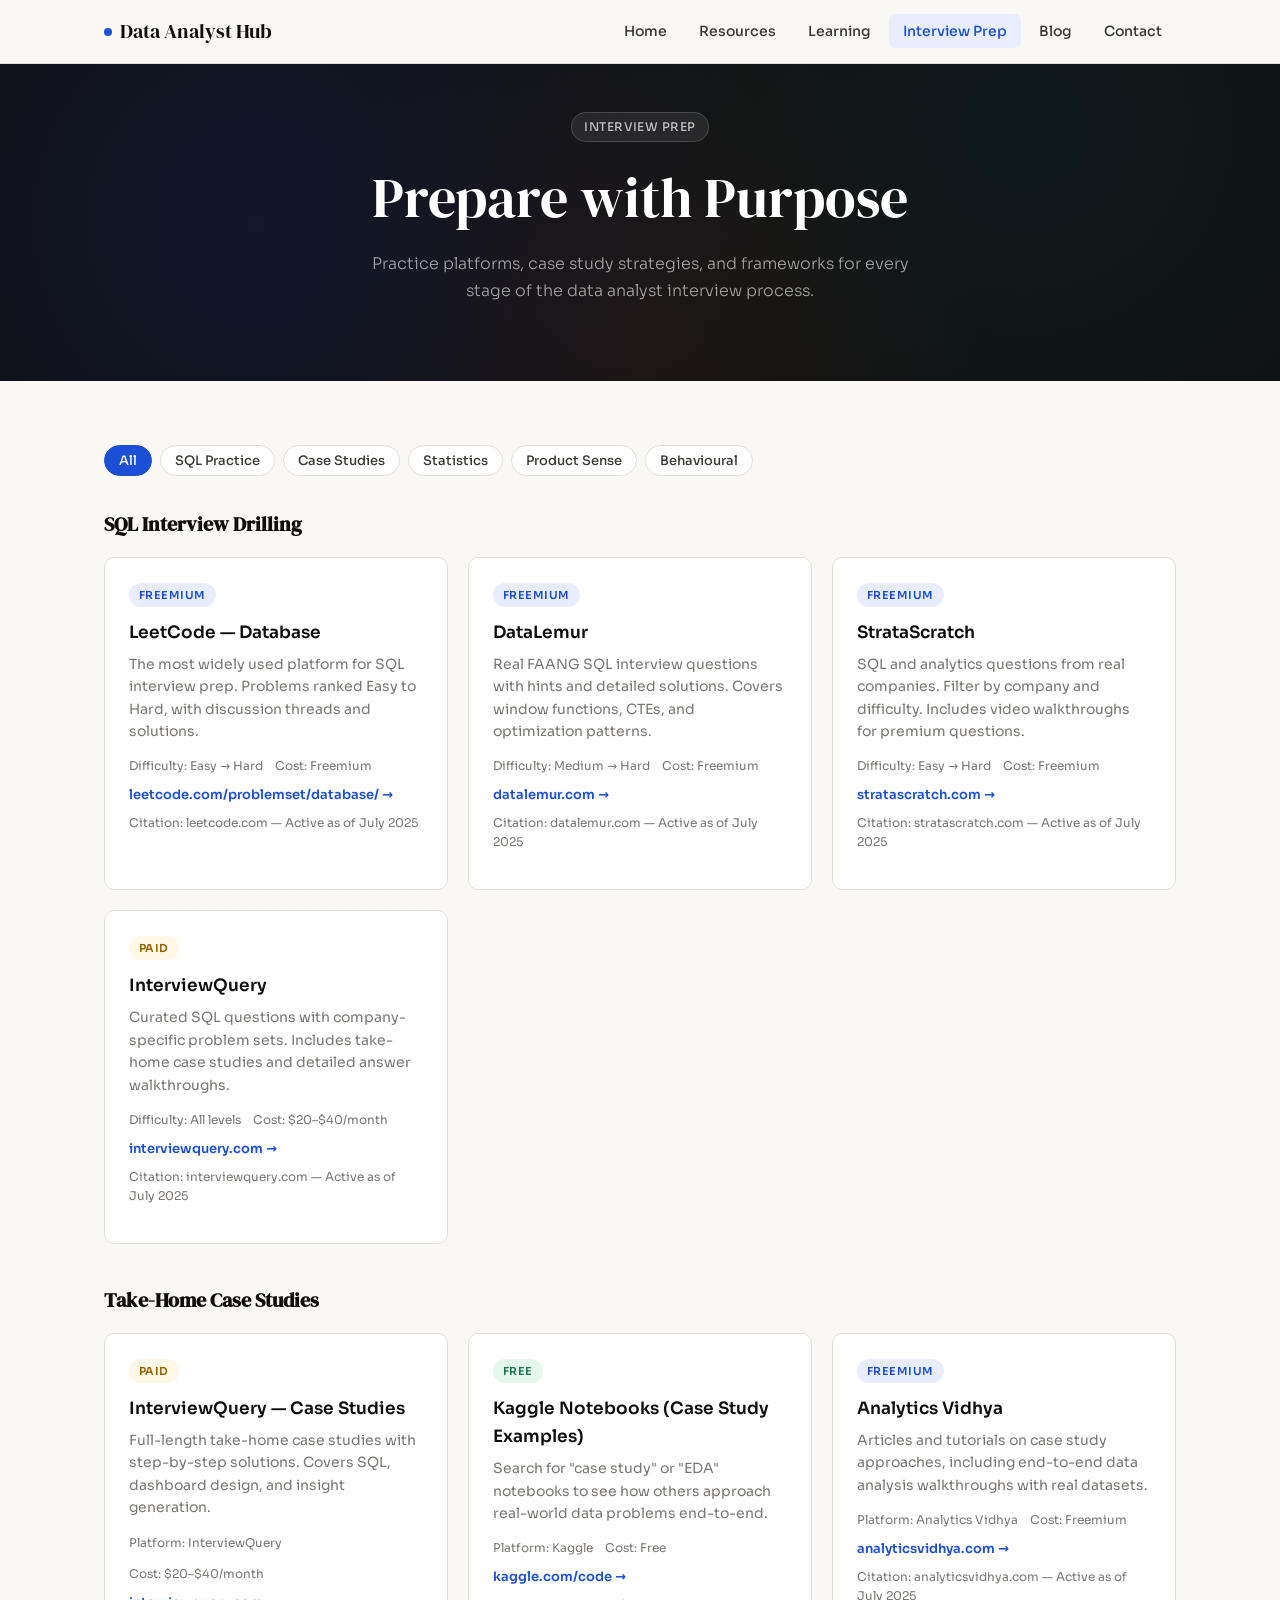
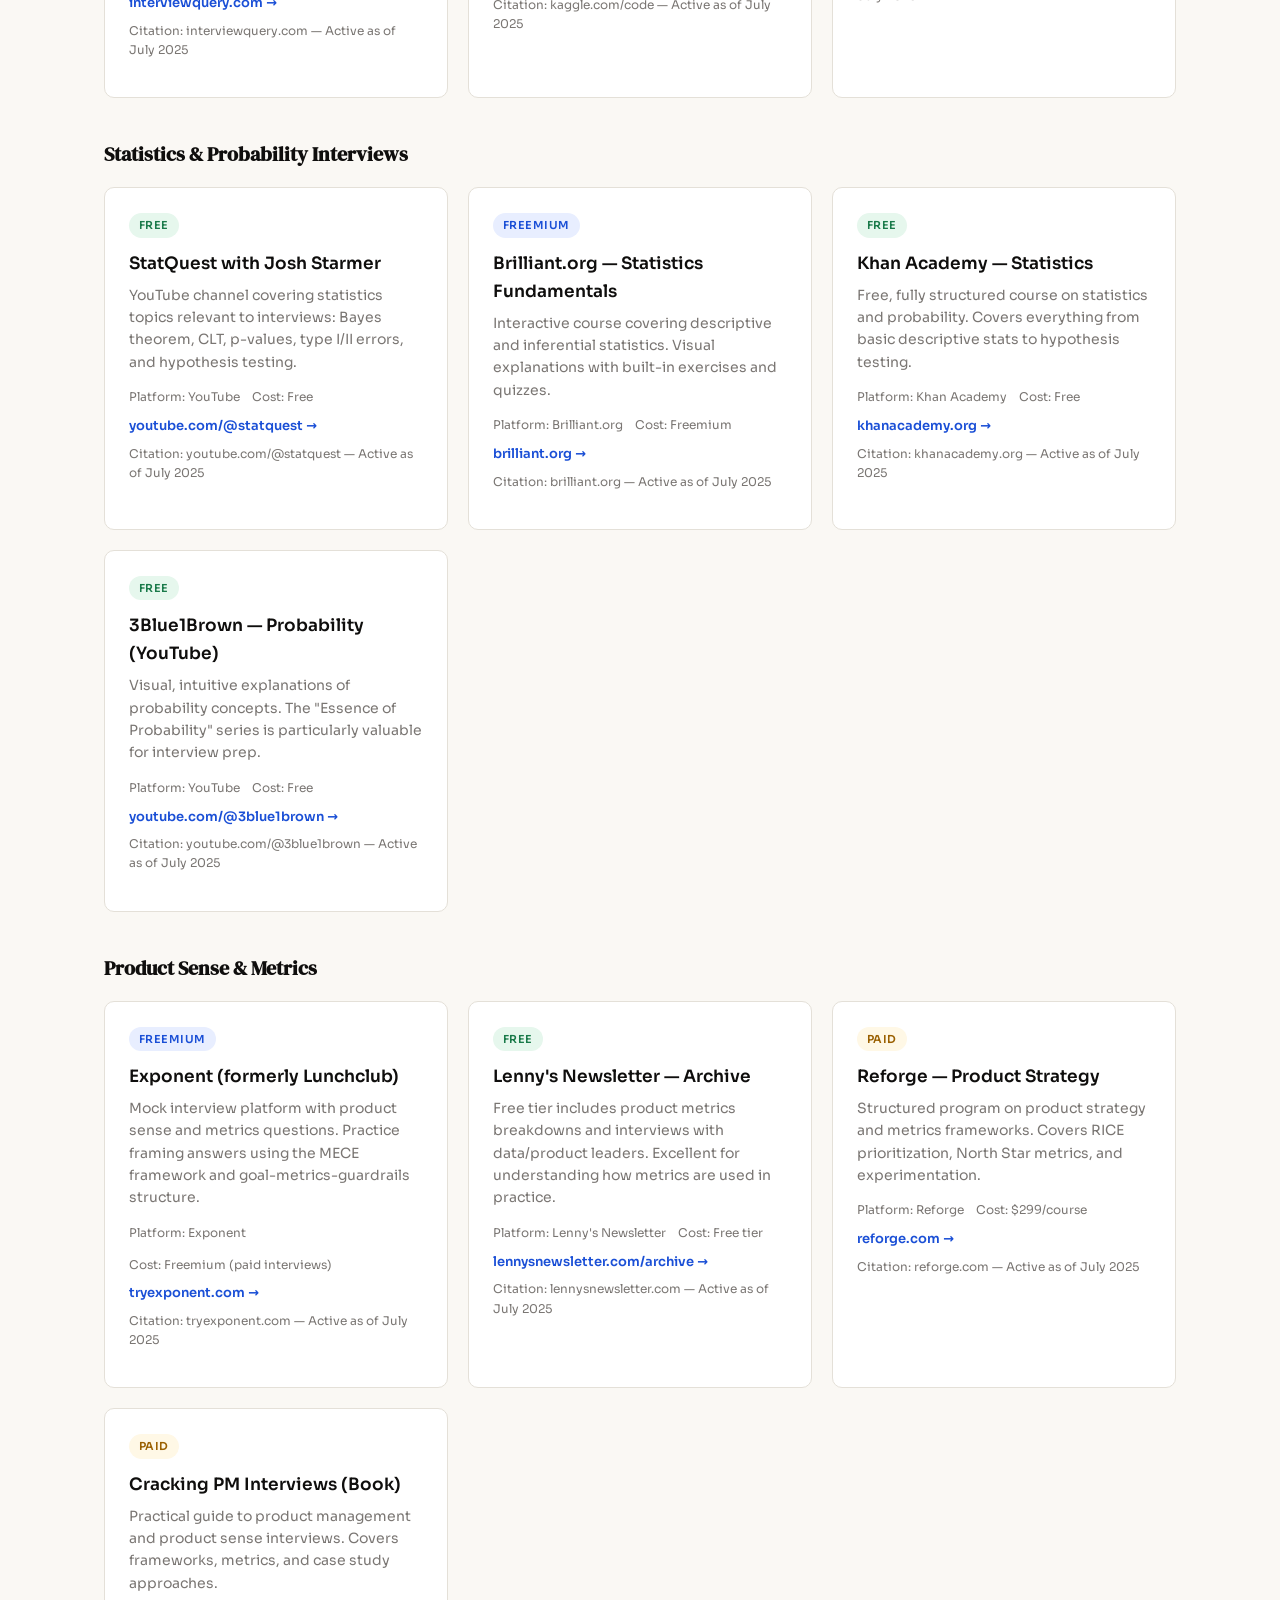
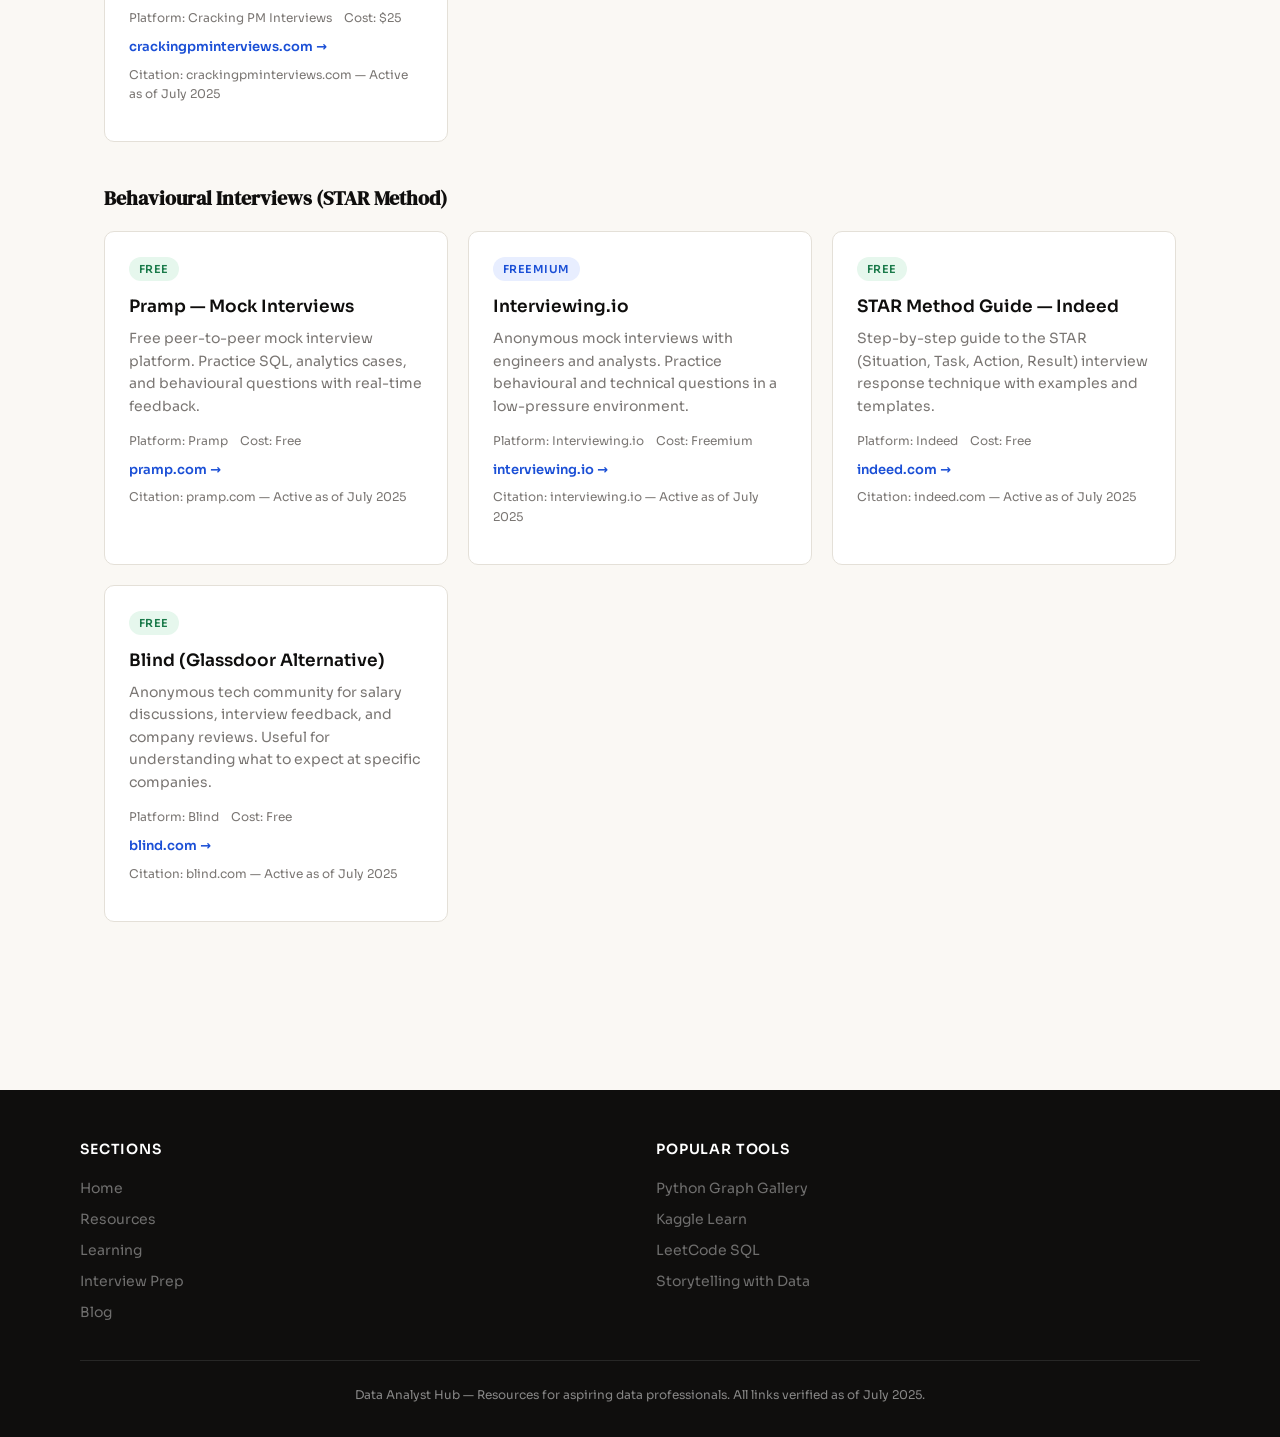
<file: interview.html>
<!DOCTYPE html>
<html lang="en">

<head>
  <meta charset="UTF-8">
  <meta name="viewport" content="width=device-width, initial-scale=1.0">
  <title>Interview Prep — Data Analyst Hub</title>
  <meta name="description"
    content="SQL practice, case studies, statistics interview prep, and behavioural frameworks for data analyst interviews.">
  <link
    href="https://fonts.googleapis.com/css2?family=DM+Serif+Display:ital@0;1&family=DM+Mono:wght@400;500&family=Sora:wght@300;400;500;600&display=swap"
    rel="stylesheet">
  <link rel="stylesheet" href="css/style.css">
</head>

<body>

  <a href="#main-content" class="skip-link">Skip to main content</a>

  <nav class="site-nav" role="navigation" aria-label="Main navigation">
    <div class="nav-inner">
      <a href="index.html" class="nav-logo" aria-label="Data Analyst Hub Home">
        <span class="logo-dot"></span> Data Analyst Hub
      </a>
      <button class="nav-toggle" aria-label="Toggle navigation menu" aria-expanded="false">☰</button>
      <ul class="nav-links">
        <li><a href="index.html">Home</a></li>
        <li><a href="resources.html">Resources</a></li>
        <li><a href="learning.html">Learning</a></li>
        <li><a href="interview.html" class="active">Interview Prep</a></li>
        <li><a href="blog.html">Blog</a></li>
        <li><a href="contact.html">Contact</a></li>
      </ul>
    </div>
  </nav>

  <main id="main-content">
    <section class="hero" style="padding:48px 24px 40px">
      <div class="hero-inner">
        <span class="hero-badge">Interview Prep</span>
        <h1>Prepare with Purpose</h1>
        <p class="hero-sub">Practice platforms, case study strategies, and frameworks for every stage of the data
          analyst interview process.</p>
      </div>
    </section>

    <section class="section">
      <div class="filter-bar" role="group" aria-label="Filter interview resources">
        <button class="filter-btn active" data-filter="all">All</button>
        <button class="filter-btn" data-filter="sql">SQL Practice</button>
        <button class="filter-btn" data-filter="case">Case Studies</button>
        <button class="filter-btn" data-filter="stats">Statistics</button>
        <button class="filter-btn" data-filter="product">Product Sense</button>
        <button class="filter-btn" data-filter="behavioural">Behavioural</button>
      </div>

      <!-- SQL PRACTICE -->
      <h3 style="font-family:var(--font-heading);font-size:20px;margin-bottom:16px">SQL Interview Drilling</h3>
      <div class="cards-grid" style="margin-bottom:40px">
        <div class="card filterable-item" data-tags="sql">
          <span class="card-badge badge-freemium">Freemium</span>
          <h3>LeetCode — Database</h3>
          <p>The most widely used platform for SQL interview prep. Problems ranked Easy to Hard, with discussion threads
            and solutions.</p>
          <span class="card-meta"><span>Difficulty: Easy → Hard</span><span>Cost: Freemium</span></span>
          <a href="https://leetcode.com/problemset/database/" class="card-link" target="_blank"
            rel="noopener">leetcode.com/problemset/database/ →</a>
          <p style="font-size:12px;color:var(--ink-3);margin-top:6px">Citation: leetcode.com — Active as of July 2025
          </p>
        </div>
        <div class="card filterable-item" data-tags="sql">
          <span class="card-badge badge-freemium">Freemium</span>
          <h3>DataLemur</h3>
          <p>Real FAANG SQL interview questions with hints and detailed solutions. Covers window functions, CTEs, and
            optimization patterns.</p>
          <span class="card-meta"><span>Difficulty: Medium → Hard</span><span>Cost: Freemium</span></span>
          <a href="https://datalemur.com/" class="card-link" target="_blank" rel="noopener">datalemur.com →</a>
          <p style="font-size:12px;color:var(--ink-3);margin-top:6px">Citation: datalemur.com — Active as of July 2025
          </p>
        </div>
        <div class="card filterable-item" data-tags="sql">
          <span class="card-badge badge-freemium">Freemium</span>
          <h3>StrataScratch</h3>
          <p>SQL and analytics questions from real companies. Filter by company and difficulty. Includes video
            walkthroughs for premium questions.</p>
          <span class="card-meta"><span>Difficulty: Easy → Hard</span><span>Cost: Freemium</span></span>
          <a href="https://www.stratascratch.com/" class="card-link" target="_blank" rel="noopener">stratascratch.com
            →</a>
          <p style="font-size:12px;color:var(--ink-3);margin-top:6px">Citation: stratascratch.com — Active as of July
            2025</p>
        </div>
        <div class="card filterable-item" data-tags="sql">
          <span class="card-badge badge-paid">Paid</span>
          <h3>InterviewQuery</h3>
          <p>Curated SQL questions with company-specific problem sets. Includes take-home case studies and detailed
            answer walkthroughs.</p>
          <span class="card-meta"><span>Difficulty: All levels</span><span>Cost: $20–$40/month</span></span>
          <a href="https://www.interviewquery.com/" class="card-link" target="_blank" rel="noopener">interviewquery.com
            →</a>
          <p style="font-size:12px;color:var(--ink-3);margin-top:6px">Citation: interviewquery.com — Active as of July
            2025</p>
        </div>
      </div>

      <!-- CASE STUDIES -->
      <h3 style="font-family:var(--font-heading);font-size:20px;margin-bottom:16px">Take-Home Case Studies</h3>
      <div class="cards-grid" style="margin-bottom:40px">
        <div class="card filterable-item" data-tags="case">
          <span class="card-badge badge-paid">Paid</span>
          <h3>InterviewQuery — Case Studies</h3>
          <p>Full-length take-home case studies with step-by-step solutions. Covers SQL, dashboard design, and insight
            generation.</p>
          <span class="card-meta"><span>Platform: InterviewQuery</span><span>Cost: $20–$40/month</span></span>
          <a href="https://www.interviewquery.com/" class="card-link" target="_blank" rel="noopener">interviewquery.com
            →</a>
          <p style="font-size:12px;color:var(--ink-3);margin-top:6px">Citation: interviewquery.com — Active as of July
            2025</p>
        </div>
        <div class="card filterable-item" data-tags="case">
          <span class="card-badge badge-free">Free</span>
          <h3>Kaggle Notebooks (Case Study Examples)</h3>
          <p>Search for "case study" or "EDA" notebooks to see how others approach real-world data problems end-to-end.
          </p>
          <span class="card-meta"><span>Platform: Kaggle</span><span>Cost: Free</span></span>
          <a href="https://www.kaggle.com/code" class="card-link" target="_blank" rel="noopener">kaggle.com/code →</a>
          <p style="font-size:12px;color:var(--ink-3);margin-top:6px">Citation: kaggle.com/code — Active as of July 2025
          </p>
        </div>
        <div class="card filterable-item" data-tags="case">
          <span class="card-badge badge-freemium">Freemium</span>
          <h3>Analytics Vidhya</h3>
          <p>Articles and tutorials on case study approaches, including end-to-end data analysis walkthroughs with real
            datasets.</p>
          <span class="card-meta"><span>Platform: Analytics Vidhya</span><span>Cost: Freemium</span></span>
          <a href="https://www.analyticsvidhya.com/" class="card-link" target="_blank"
            rel="noopener">analyticsvidhya.com →</a>
          <p style="font-size:12px;color:var(--ink-3);margin-top:6px">Citation: analyticsvidhya.com — Active as of July
            2025</p>
        </div>
      </div>

      <!-- STATISTICS -->
      <h3 style="font-family:var(--font-heading);font-size:20px;margin-bottom:16px">Statistics & Probability Interviews
      </h3>
      <div class="cards-grid" style="margin-bottom:40px">
        <div class="card filterable-item" data-tags="stats">
          <span class="card-badge badge-free">Free</span>
          <h3>StatQuest with Josh Starmer</h3>
          <p>YouTube channel covering statistics topics relevant to interviews: Bayes theorem, CLT, p-values, type I/II
            errors, and hypothesis testing.</p>
          <span class="card-meta"><span>Platform: YouTube</span><span>Cost: Free</span></span>
          <a href="https://www.youtube.com/@statquest" class="card-link" target="_blank"
            rel="noopener">youtube.com/@statquest →</a>
          <p style="font-size:12px;color:var(--ink-3);margin-top:6px">Citation: youtube.com/@statquest — Active as of
            July 2025</p>
        </div>
        <div class="card filterable-item" data-tags="stats">
          <span class="card-badge badge-freemium">Freemium</span>
          <h3>Brilliant.org — Statistics Fundamentals</h3>
          <p>Interactive course covering descriptive and inferential statistics. Visual explanations with built-in
            exercises and quizzes.</p>
          <span class="card-meta"><span>Platform: Brilliant.org</span><span>Cost: Freemium</span></span>
          <a href="https://brilliant.org/courses/statistics-fundamentals/" class="card-link" target="_blank"
            rel="noopener">brilliant.org →</a>
          <p style="font-size:12px;color:var(--ink-3);margin-top:6px">Citation: brilliant.org — Active as of July 2025
          </p>
        </div>
        <div class="card filterable-item" data-tags="stats">
          <span class="card-badge badge-free">Free</span>
          <h3>Khan Academy — Statistics</h3>
          <p>Free, fully structured course on statistics and probability. Covers everything from basic descriptive stats
            to hypothesis testing.</p>
          <span class="card-meta"><span>Platform: Khan Academy</span><span>Cost: Free</span></span>
          <a href="https://www.khanacademy.org/math/statistics-probability" class="card-link" target="_blank"
            rel="noopener">khanacademy.org →</a>
          <p style="font-size:12px;color:var(--ink-3);margin-top:6px">Citation: khanacademy.org — Active as of July 2025
          </p>
        </div>
        <div class="card filterable-item" data-tags="stats">
          <span class="card-badge badge-free">Free</span>
          <h3>3Blue1Brown — Probability (YouTube)</h3>
          <p>Visual, intuitive explanations of probability concepts. The "Essence of Probability" series is particularly
            valuable for interview prep.</p>
          <span class="card-meta"><span>Platform: YouTube</span><span>Cost: Free</span></span>
          <a href="https://www.youtube.com/@3blue1brown" class="card-link" target="_blank"
            rel="noopener">youtube.com/@3blue1brown →</a>
          <p style="font-size:12px;color:var(--ink-3);margin-top:6px">Citation: youtube.com/@3blue1brown — Active as of
            July 2025</p>
        </div>
      </div>

      <!-- PRODUCT SENSE -->
      <h3 style="font-family:var(--font-heading);font-size:20px;margin-bottom:16px">Product Sense & Metrics</h3>
      <div class="cards-grid" style="margin-bottom:40px">
        <div class="card filterable-item" data-tags="product">
          <span class="card-badge badge-freemium">Freemium</span>
          <h3>Exponent (formerly Lunchclub)</h3>
          <p>Mock interview platform with product sense and metrics questions. Practice framing answers using the MECE
            framework and goal-metrics-guardrails structure.</p>
          <span class="card-meta"><span>Platform: Exponent</span><span>Cost: Freemium (paid interviews)</span></span>
          <a href="https://www.tryexponent.com/" class="card-link" target="_blank" rel="noopener">tryexponent.com →</a>
          <p style="font-size:12px;color:var(--ink-3);margin-top:6px">Citation: tryexponent.com — Active as of July 2025
          </p>
        </div>
        <div class="card filterable-item" data-tags="product">
          <span class="card-badge badge-free">Free</span>
          <h3>Lenny's Newsletter — Archive</h3>
          <p>Free tier includes product metrics breakdowns and interviews with data/product leaders. Excellent for
            understanding how metrics are used in practice.</p>
          <span class="card-meta"><span>Platform: Lenny's Newsletter</span><span>Cost: Free tier</span></span>
          <a href="https://www.lennysnewsletter.com/archive" class="card-link" target="_blank"
            rel="noopener">lennysnewsletter.com/archive →</a>
          <p style="font-size:12px;color:var(--ink-3);margin-top:6px">Citation: lennysnewsletter.com — Active as of July
            2025</p>
        </div>
        <div class="card filterable-item" data-tags="product">
          <span class="card-badge badge-paid">Paid</span>
          <h3>Reforge — Product Strategy</h3>
          <p>Structured program on product strategy and metrics frameworks. Covers RICE prioritization, North Star
            metrics, and experimentation.</p>
          <span class="card-meta"><span>Platform: Reforge</span><span>Cost: $299/course</span></span>
          <a href="https://www.reforge.com/learn/product-strategy" class="card-link" target="_blank"
            rel="noopener">reforge.com →</a>
          <p style="font-size:12px;color:var(--ink-3);margin-top:6px">Citation: reforge.com — Active as of July 2025</p>
        </div>
        <div class="card filterable-item" data-tags="product">
          <span class="card-badge badge-paid">Paid</span>
          <h3>Cracking PM Interviews (Book)</h3>
          <p>Practical guide to product management and product sense interviews. Covers frameworks, metrics, and case
            study approaches.</p>
          <span class="card-meta"><span>Platform: Cracking PM Interviews</span><span>Cost: $25</span></span>
          <a href="https://www.crackingpminterviews.com/" class="card-link" target="_blank"
            rel="noopener">crackingpminterviews.com →</a>
          <p style="font-size:12px;color:var(--ink-3);margin-top:6px">Citation: crackingpminterviews.com — Active as of
            July 2025</p>
        </div>
      </div>

      <!-- BEHAVIOURAL -->
      <h3 style="font-family:var(--font-heading);font-size:20px;margin-bottom:16px">Behavioural Interviews (STAR Method)
      </h3>
      <div class="cards-grid" style="margin-bottom:40px">
        <div class="card filterable-item" data-tags="behavioural">
          <span class="card-badge badge-free">Free</span>
          <h3>Pramp — Mock Interviews</h3>
          <p>Free peer-to-peer mock interview platform. Practice SQL, analytics cases, and behavioural questions with
            real-time feedback.</p>
          <span class="card-meta"><span>Platform: Pramp</span><span>Cost: Free</span></span>
          <a href="https://www.pramp.com/" class="card-link" target="_blank" rel="noopener">pramp.com →</a>
          <p style="font-size:12px;color:var(--ink-3);margin-top:6px">Citation: pramp.com — Active as of July 2025</p>
        </div>
        <div class="card filterable-item" data-tags="behavioural">
          <span class="card-badge badge-freemium">Freemium</span>
          <h3>Interviewing.io</h3>
          <p>Anonymous mock interviews with engineers and analysts. Practice behavioural and technical questions in a
            low-pressure environment.</p>
          <span class="card-meta"><span>Platform: Interviewing.io</span><span>Cost: Freemium</span></span>
          <a href="https://www.interviewing.io/" class="card-link" target="_blank" rel="noopener">interviewing.io →</a>
          <p style="font-size:12px;color:var(--ink-3);margin-top:6px">Citation: interviewing.io — Active as of July 2025
          </p>
        </div>
        <div class="card filterable-item" data-tags="behavioural">
          <span class="card-badge badge-free">Free</span>
          <h3>STAR Method Guide — Indeed</h3>
          <p>Step-by-step guide to the STAR (Situation, Task, Action, Result) interview response technique with examples
            and templates.</p>
          <span class="card-meta"><span>Platform: Indeed</span><span>Cost: Free</span></span>
          <a href="https://www.indeed.com/career-advice/interviewing/how-to-use-the-star-interview-response-technique"
            class="card-link" target="_blank" rel="noopener">indeed.com →</a>
          <p style="font-size:12px;color:var(--ink-3);margin-top:6px">Citation: indeed.com — Active as of July 2025</p>
        </div>
        <div class="card filterable-item" data-tags="behavioural">
          <span class="card-badge badge-free">Free</span>
          <h3>Blind (Glassdoor Alternative)</h3>
          <p>Anonymous tech community for salary discussions, interview feedback, and company reviews. Useful for
            understanding what to expect at specific companies.</p>
          <span class="card-meta"><span>Platform: Blind</span><span>Cost: Free</span></span>
          <a href="https://www.blind.com/" class="card-link" target="_blank" rel="noopener">blind.com →</a>
          <p style="font-size:12px;color:var(--ink-3);margin-top:6px">Citation: blind.com — Active as of July 2025</p>
        </div>
      </div>

      <div class="filter-no-results hidden text-center" style="padding:40px;color:var(--ink-3)">
        <p>No resources match the selected filter. Try choosing a different category.</p>
      </div>
    </section>
  </main>

  <footer class="site-footer">
    <div class="footer-inner">
      <div class="footer-col">
        <h4>Sections</h4>
        <a href="index.html">Home</a>
        <a href="resources.html">Resources</a>
        <a href="learning.html">Learning</a>
        <a href="interview.html">Interview Prep</a>
        <a href="blog.html">Blog</a>
      </div>
      <div class="footer-col">
        <h4>Popular Tools</h4>
        <a href="https://www.python-graph-gallery.com/" target="_blank" rel="noopener">Python Graph Gallery</a>
        <a href="https://www.kaggle.com/learn" target="_blank" rel="noopener">Kaggle Learn</a>
        <a href="https://leetcode.com/problemset/database/" target="_blank" rel="noopener">LeetCode SQL</a>
        <a href="https://www.storytellingwithdata.com/" target="_blank" rel="noopener">Storytelling with Data</a>
      </div>
    </div>
    <div class="footer-bottom">
      <p>Data Analyst Hub — Resources for aspiring data professionals. All links verified as of July 2025.</p>
    </div>
  </footer>

  <script src="js/main.js"></script>
</body>

</html>
</file>
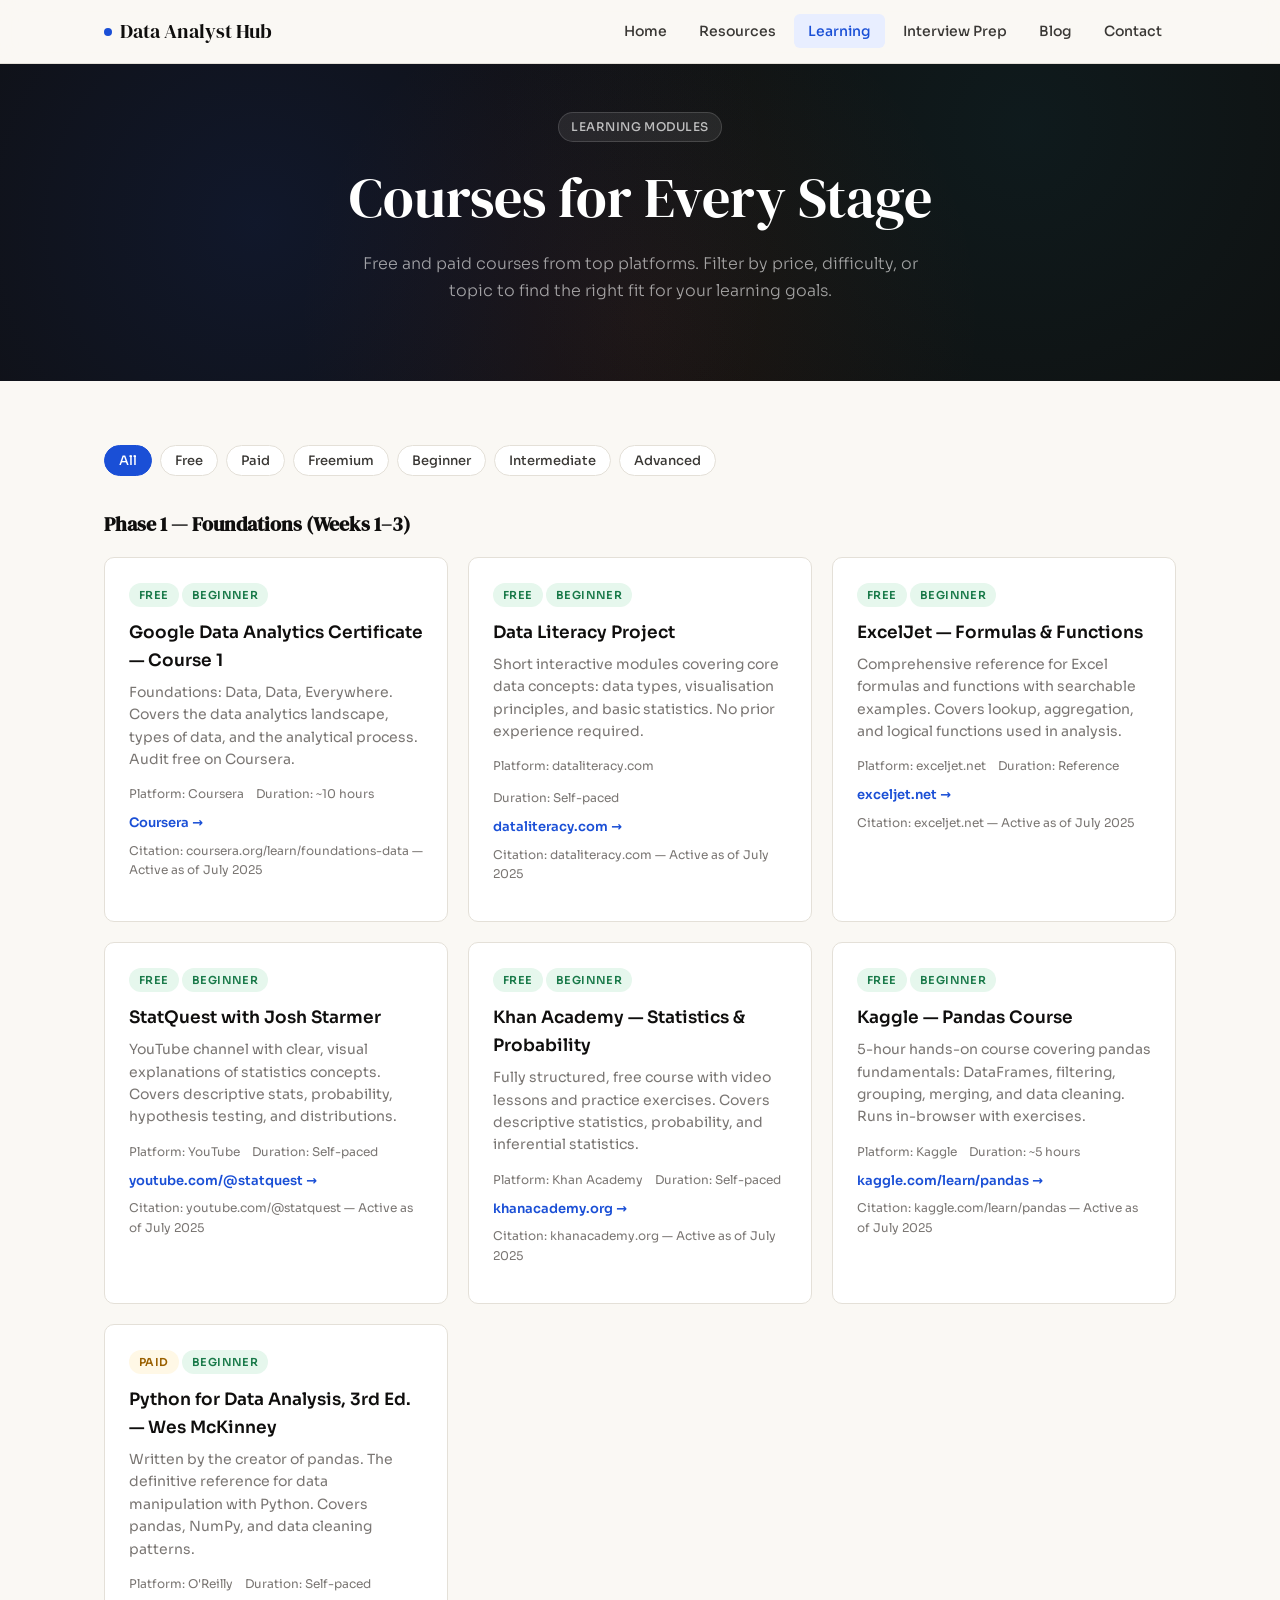
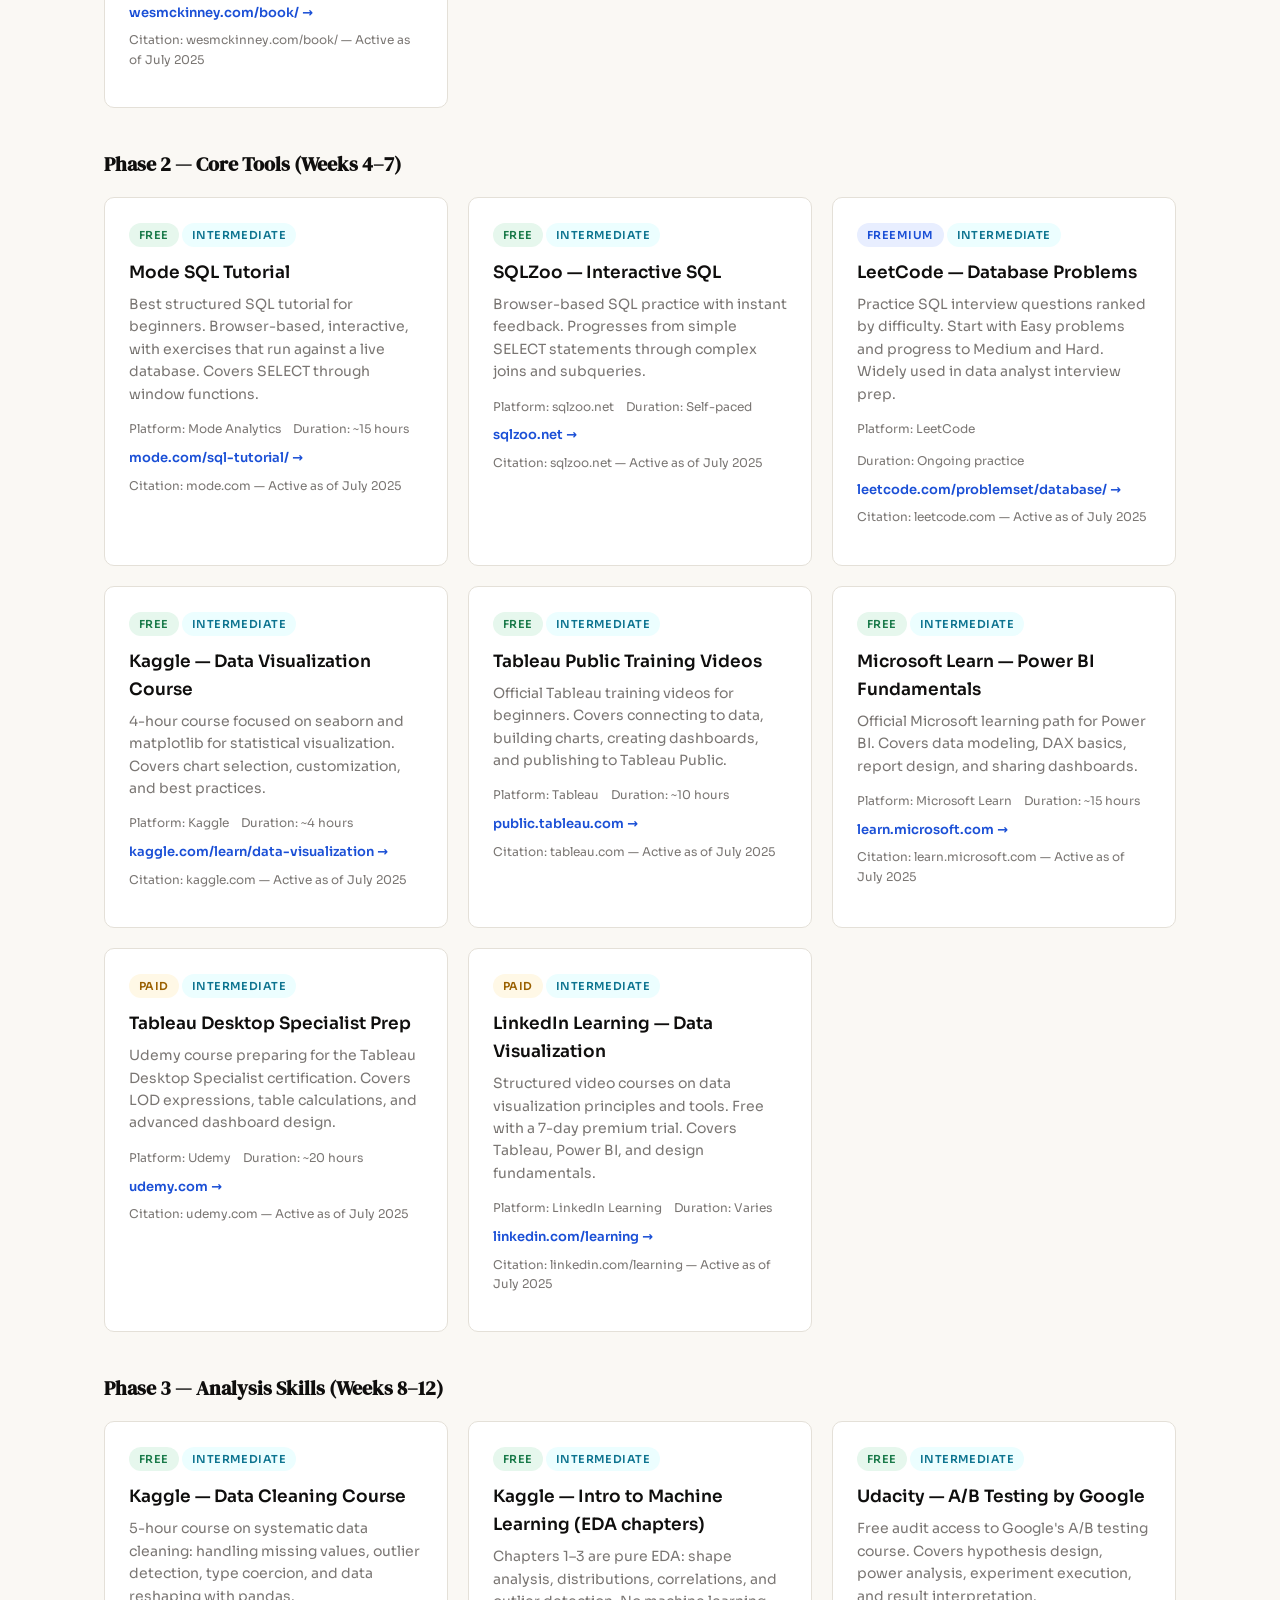
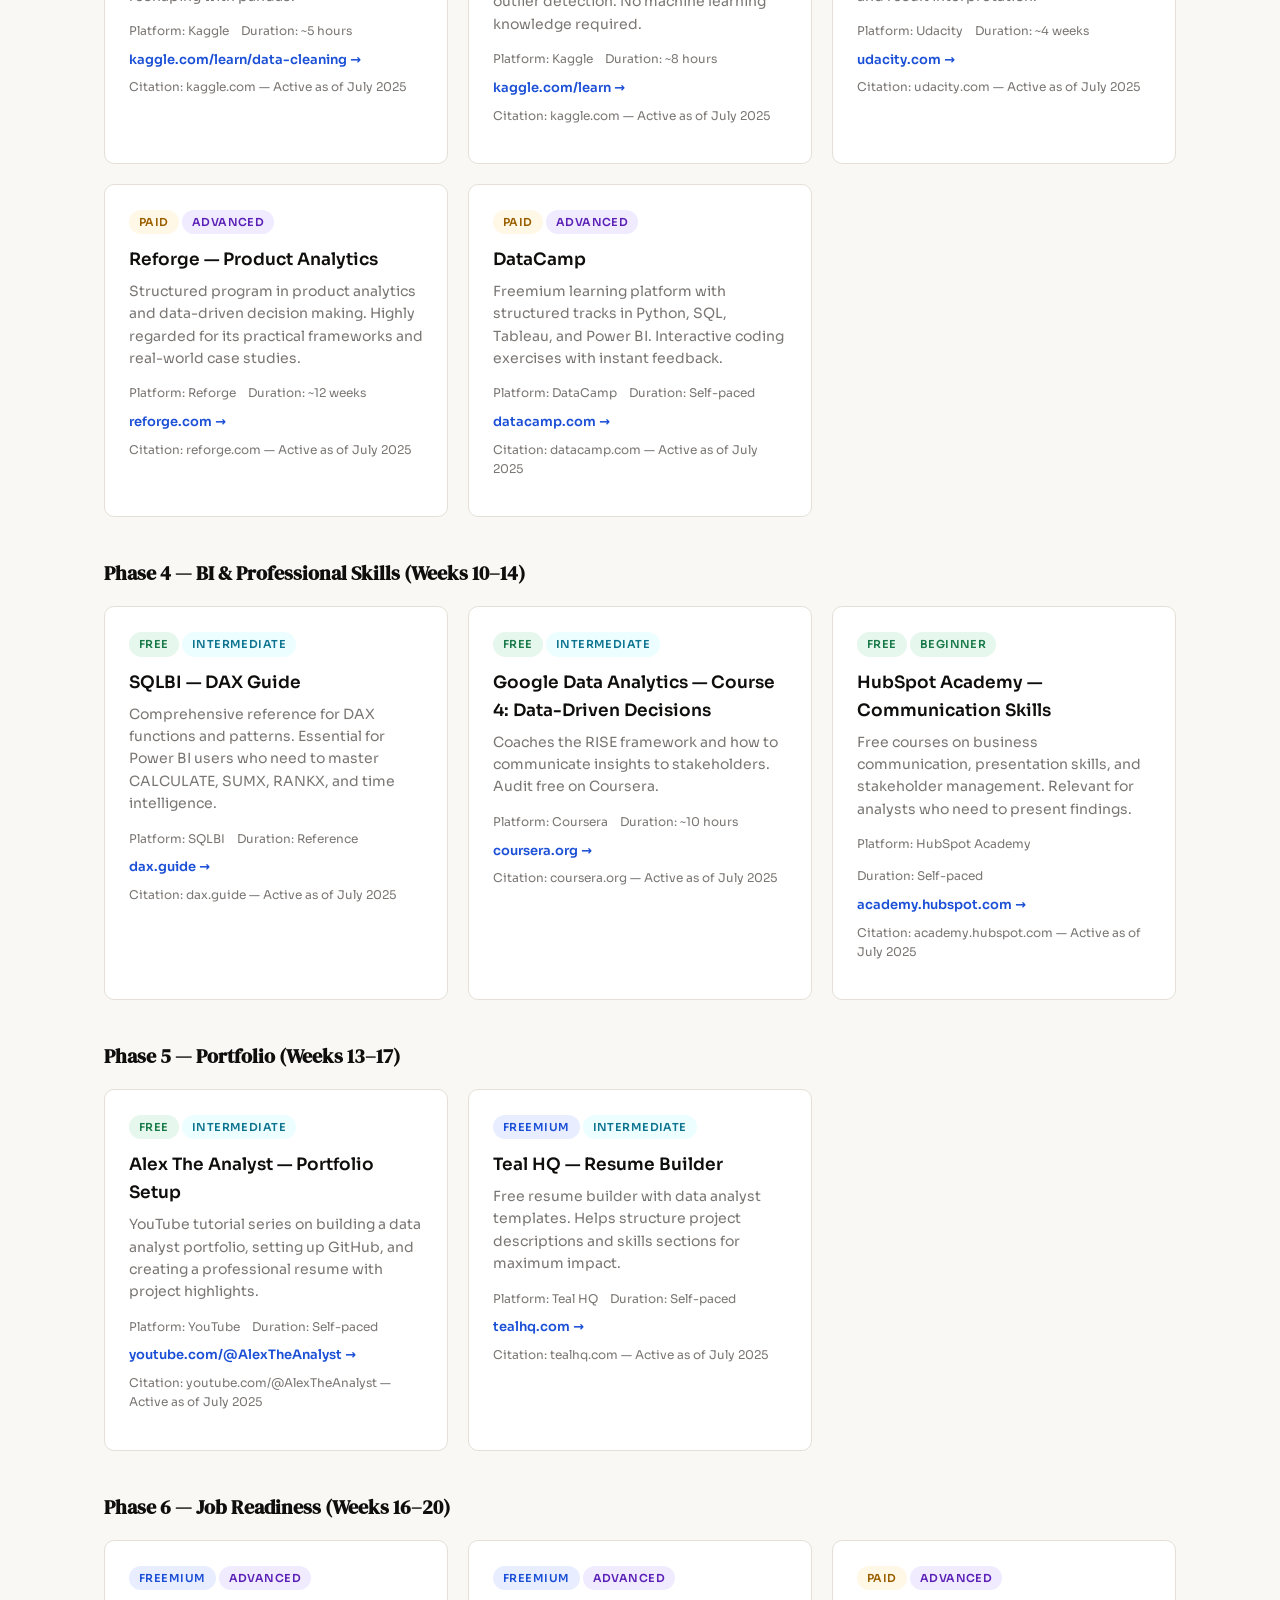
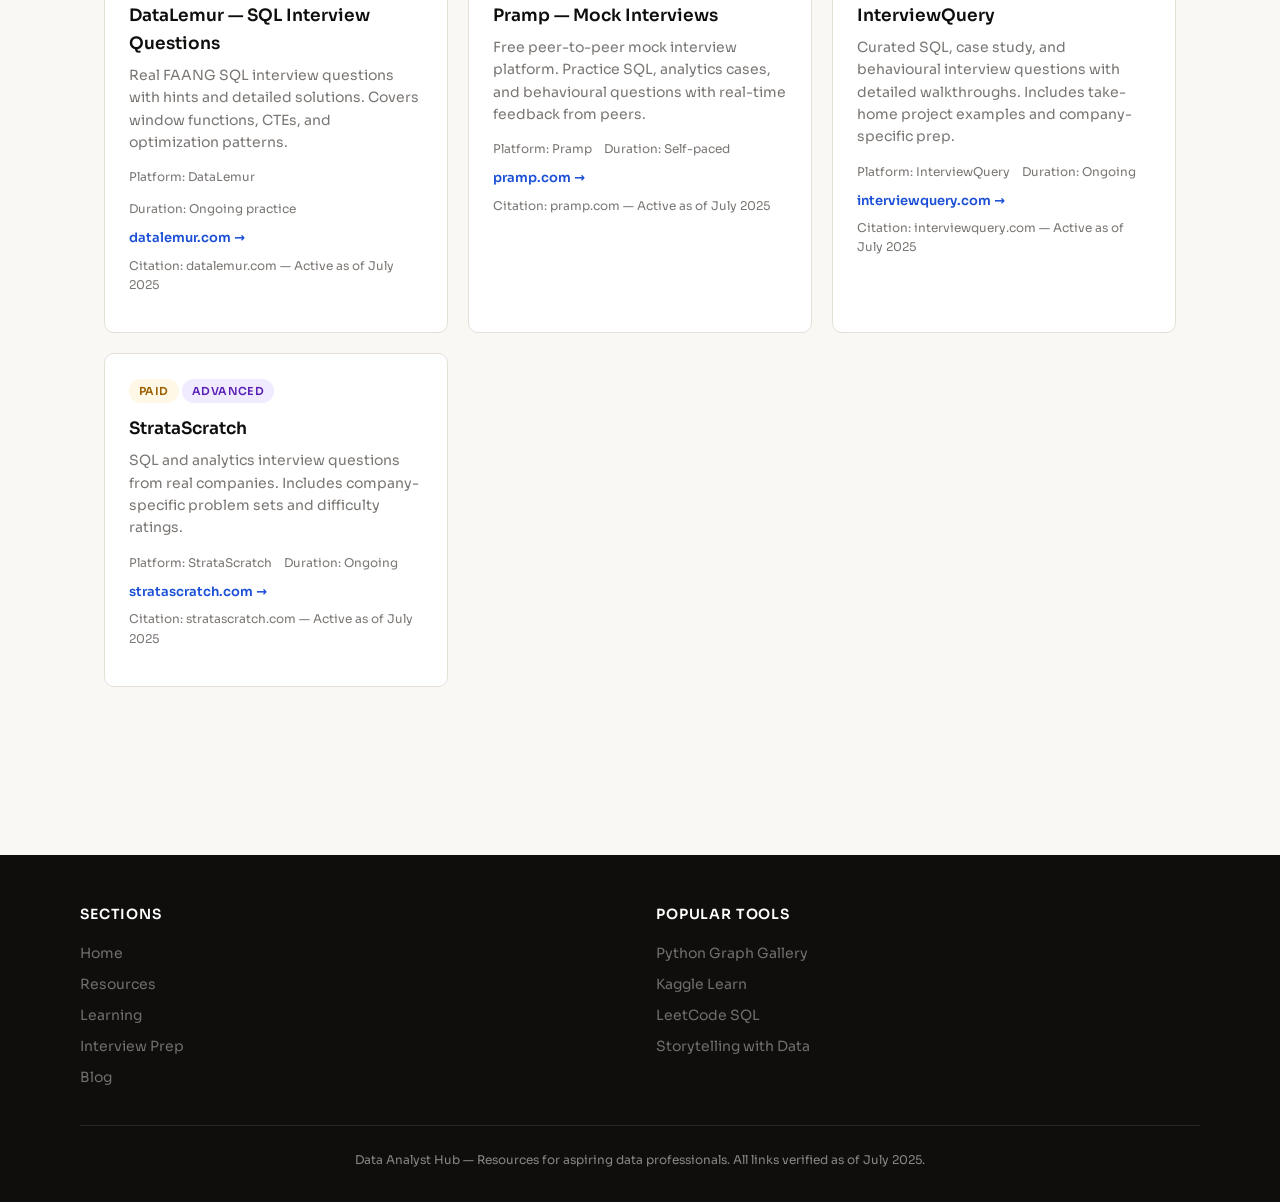
<file: learning.html>
<!DOCTYPE html>
<html lang="en">

<head>
  <meta charset="UTF-8">
  <meta name="viewport" content="width=device-width, initial-scale=1.0">
  <title>Learning Modules — Data Analyst Hub</title>
  <meta name="description"
    content="Free and paid courses for data analysis, visualization, SQL, and business intelligence. Filter by price, level, and topic.">
  <link
    href="https://fonts.googleapis.com/css2?family=DM+Serif+Display:ital@0;1&family=DM+Mono:wght@400;500&family=Sora:wght@300;400;500;600&display=swap"
    rel="stylesheet">
  <link rel="stylesheet" href="css/style.css">
</head>

<body>

  <a href="#main-content" class="skip-link">Skip to main content</a>

  <nav class="site-nav" role="navigation" aria-label="Main navigation">
    <div class="nav-inner">
      <a href="index.html" class="nav-logo" aria-label="Data Analyst Hub Home">
        <span class="logo-dot"></span> Data Analyst Hub
      </a>
      <button class="nav-toggle" aria-label="Toggle navigation menu" aria-expanded="false">☰</button>
      <ul class="nav-links">
        <li><a href="index.html">Home</a></li>
        <li><a href="resources.html">Resources</a></li>
        <li><a href="learning.html" class="active">Learning</a></li>
        <li><a href="interview.html">Interview Prep</a></li>
        <li><a href="blog.html">Blog</a></li>
        <li><a href="contact.html">Contact</a></li>
      </ul>
    </div>
  </nav>

  <main id="main-content">
    <section class="hero" style="padding:48px 24px 40px">
      <div class="hero-inner">
        <span class="hero-badge">Learning Modules</span>
        <h1>Courses for Every Stage</h1>
        <p class="hero-sub">Free and paid courses from top platforms. Filter by price, difficulty, or topic to find the
          right fit for your learning goals.</p>
      </div>
    </section>

    <section class="section">
      <div class="filter-bar" role="group" aria-label="Filter courses">
        <button class="filter-btn active" data-filter="all">All</button>
        <button class="filter-btn" data-filter="free">Free</button>
        <button class="filter-btn" data-filter="paid">Paid</button>
        <button class="filter-btn" data-filter="freemium">Freemium</button>
        <button class="filter-btn" data-filter="beginner">Beginner</button>
        <button class="filter-btn" data-filter="intermediate">Intermediate</button>
        <button class="filter-btn" data-filter="advanced">Advanced</button>
      </div>

      <!-- PHASE 1 -->
      <h3 id="phase1" style="font-family:var(--font-heading);font-size:20px;margin-bottom:16px">Phase 1 — Foundations
        (Weeks 1–3)</h3>
      <div class="cards-grid" style="margin-bottom:40px">
        <div class="card filterable-item" data-tags="free,beginner">
          <span class="card-badge badge-free">Free</span>
          <span class="card-badge badge-beginner">Beginner</span>
          <h3>Google Data Analytics Certificate — Course 1</h3>
          <p>Foundations: Data, Data, Everywhere. Covers the data analytics landscape, types of data, and the analytical
            process. Audit free on Coursera.</p>
          <span class="card-meta"><span>Platform: Coursera</span><span>Duration: ~10 hours</span></span>
          <a href="https://www.coursera.org/learn/foundations-data" class="card-link" target="_blank"
            rel="noopener">Coursera →</a>
          <p style="font-size:12px;color:var(--ink-3);margin-top:6px">Citation: coursera.org/learn/foundations-data —
            Active as of July 2025</p>
        </div>
        <div class="card filterable-item" data-tags="free,beginner">
          <span class="card-badge badge-free">Free</span>
          <span class="card-badge badge-beginner">Beginner</span>
          <h3>Data Literacy Project</h3>
          <p>Short interactive modules covering core data concepts: data types, visualisation principles, and basic
            statistics. No prior experience required.</p>
          <span class="card-meta"><span>Platform: dataliteracy.com</span><span>Duration: Self-paced</span></span>
          <a href="https://www.dataliteracy.com/" class="card-link" target="_blank" rel="noopener">dataliteracy.com
            →</a>
          <p style="font-size:12px;color:var(--ink-3);margin-top:6px">Citation: dataliteracy.com — Active as of July
            2025</p>
        </div>
        <div class="card filterable-item" data-tags="free,beginner">
          <span class="card-badge badge-free">Free</span>
          <span class="card-badge badge-beginner">Beginner</span>
          <h3>ExcelJet — Formulas & Functions</h3>
          <p>Comprehensive reference for Excel formulas and functions with searchable examples. Covers lookup,
            aggregation, and logical functions used in analysis.</p>
          <span class="card-meta"><span>Platform: exceljet.net</span><span>Duration: Reference</span></span>
          <a href="https://exceljet.net/" class="card-link" target="_blank" rel="noopener">exceljet.net →</a>
          <p style="font-size:12px;color:var(--ink-3);margin-top:6px">Citation: exceljet.net — Active as of July 2025
          </p>
        </div>
        <div class="card filterable-item" data-tags="free,beginner">
          <span class="card-badge badge-free">Free</span>
          <span class="card-badge badge-beginner">Beginner</span>
          <h3>StatQuest with Josh Starmer</h3>
          <p>YouTube channel with clear, visual explanations of statistics concepts. Covers descriptive stats,
            probability, hypothesis testing, and distributions.</p>
          <span class="card-meta"><span>Platform: YouTube</span><span>Duration: Self-paced</span></span>
          <a href="https://www.youtube.com/@statquest" class="card-link" target="_blank"
            rel="noopener">youtube.com/@statquest →</a>
          <p style="font-size:12px;color:var(--ink-3);margin-top:6px">Citation: youtube.com/@statquest — Active as of
            July 2025</p>
        </div>
        <div class="card filterable-item" data-tags="free,beginner">
          <span class="card-badge badge-free">Free</span>
          <span class="card-badge badge-beginner">Beginner</span>
          <h3>Khan Academy — Statistics & Probability</h3>
          <p>Fully structured, free course with video lessons and practice exercises. Covers descriptive statistics,
            probability, and inferential statistics.</p>
          <span class="card-meta"><span>Platform: Khan Academy</span><span>Duration: Self-paced</span></span>
          <a href="https://www.khanacademy.org/math/statistics-probability" class="card-link" target="_blank"
            rel="noopener">khanacademy.org →</a>
          <p style="font-size:12px;color:var(--ink-3);margin-top:6px">Citation: khanacademy.org — Active as of July 2025
          </p>
        </div>
        <div class="card filterable-item" data-tags="free,beginner">
          <span class="card-badge badge-free">Free</span>
          <span class="card-badge badge-beginner">Beginner</span>
          <h3>Kaggle — Pandas Course</h3>
          <p>5-hour hands-on course covering pandas fundamentals: DataFrames, filtering, grouping, merging, and data
            cleaning. Runs in-browser with exercises.</p>
          <span class="card-meta"><span>Platform: Kaggle</span><span>Duration: ~5 hours</span></span>
          <a href="https://www.kaggle.com/learn/pandas" class="card-link" target="_blank"
            rel="noopener">kaggle.com/learn/pandas →</a>
          <p style="font-size:12px;color:var(--ink-3);margin-top:6px">Citation: kaggle.com/learn/pandas — Active as of
            July 2025</p>
        </div>
        <div class="card filterable-item" data-tags="paid,beginner">
          <span class="card-badge badge-paid">Paid</span>
          <span class="card-badge badge-beginner">Beginner</span>
          <h3>Python for Data Analysis, 3rd Ed. — Wes McKinney</h3>
          <p>Written by the creator of pandas. The definitive reference for data manipulation with Python. Covers
            pandas, NumPy, and data cleaning patterns.</p>
          <span class="card-meta"><span>Platform: O'Reilly</span><span>Duration: Self-paced</span></span>
          <a href="https://wesmckinney.com/book/" class="card-link" target="_blank" rel="noopener">wesmckinney.com/book/
            →</a>
          <p style="font-size:12px;color:var(--ink-3);margin-top:6px">Citation: wesmckinney.com/book/ — Active as of
            July 2025</p>
        </div>
      </div>

      <!-- PHASE 2 -->
      <h3 id="phase2" style="font-family:var(--font-heading);font-size:20px;margin-bottom:16px">Phase 2 — Core Tools
        (Weeks 4–7)</h3>
      <div class="cards-grid" style="margin-bottom:40px">
        <div class="card filterable-item" data-tags="free,intermediate">
          <span class="card-badge badge-free">Free</span>
          <span class="card-badge badge-intermediate">Intermediate</span>
          <h3>Mode SQL Tutorial</h3>
          <p>Best structured SQL tutorial for beginners. Browser-based, interactive, with exercises that run against a
            live database. Covers SELECT through window functions.</p>
          <span class="card-meta"><span>Platform: Mode Analytics</span><span>Duration: ~15 hours</span></span>
          <a href="https://mode.com/sql-tutorial/" class="card-link" target="_blank"
            rel="noopener">mode.com/sql-tutorial/ →</a>
          <p style="font-size:12px;color:var(--ink-3);margin-top:6px">Citation: mode.com — Active as of July 2025</p>
        </div>
        <div class="card filterable-item" data-tags="free,intermediate">
          <span class="card-badge badge-free">Free</span>
          <span class="card-badge badge-intermediate">Intermediate</span>
          <h3>SQLZoo — Interactive SQL</h3>
          <p>Browser-based SQL practice with instant feedback. Progresses from simple SELECT statements through complex
            joins and subqueries.</p>
          <span class="card-meta"><span>Platform: sqlzoo.net</span><span>Duration: Self-paced</span></span>
          <a href="https://sqlzoo.net/" class="card-link" target="_blank" rel="noopener">sqlzoo.net →</a>
          <p style="font-size:12px;color:var(--ink-3);margin-top:6px">Citation: sqlzoo.net — Active as of July 2025</p>
        </div>
        <div class="card filterable-item" data-tags="freemium,intermediate">
          <span class="card-badge badge-freemium">Freemium</span>
          <span class="card-badge badge-intermediate">Intermediate</span>
          <h3>LeetCode — Database Problems</h3>
          <p>Practice SQL interview questions ranked by difficulty. Start with Easy problems and progress to Medium and
            Hard. Widely used in data analyst interview prep.</p>
          <span class="card-meta"><span>Platform: LeetCode</span><span>Duration: Ongoing practice</span></span>
          <a href="https://leetcode.com/problemset/database/" class="card-link" target="_blank"
            rel="noopener">leetcode.com/problemset/database/ →</a>
          <p style="font-size:12px;color:var(--ink-3);margin-top:6px">Citation: leetcode.com — Active as of July 2025
          </p>
        </div>
        <div class="card filterable-item" data-tags="free,intermediate">
          <span class="card-badge badge-free">Free</span>
          <span class="card-badge badge-intermediate">Intermediate</span>
          <h3>Kaggle — Data Visualization Course</h3>
          <p>4-hour course focused on seaborn and matplotlib for statistical visualization. Covers chart selection,
            customization, and best practices.</p>
          <span class="card-meta"><span>Platform: Kaggle</span><span>Duration: ~4 hours</span></span>
          <a href="https://www.kaggle.com/learn/data-visualization" class="card-link" target="_blank"
            rel="noopener">kaggle.com/learn/data-visualization →</a>
          <p style="font-size:12px;color:var(--ink-3);margin-top:6px">Citation: kaggle.com — Active as of July 2025</p>
        </div>
        <div class="card filterable-item" data-tags="free,intermediate">
          <span class="card-badge badge-free">Free</span>
          <span class="card-badge badge-intermediate">Intermediate</span>
          <h3>Tableau Public Training Videos</h3>
          <p>Official Tableau training videos for beginners. Covers connecting to data, building charts, creating
            dashboards, and publishing to Tableau Public.</p>
          <span class="card-meta"><span>Platform: Tableau</span><span>Duration: ~10 hours</span></span>
          <a href="https://public.tableau.com/en-us/s/resources" class="card-link" target="_blank"
            rel="noopener">public.tableau.com →</a>
          <p style="font-size:12px;color:var(--ink-3);margin-top:6px">Citation: tableau.com — Active as of July 2025</p>
        </div>
        <div class="card filterable-item" data-tags="free,intermediate">
          <span class="card-badge badge-free">Free</span>
          <span class="card-badge badge-intermediate">Intermediate</span>
          <h3>Microsoft Learn — Power BI Fundamentals</h3>
          <p>Official Microsoft learning path for Power BI. Covers data modeling, DAX basics, report design, and sharing
            dashboards.</p>
          <span class="card-meta"><span>Platform: Microsoft Learn</span><span>Duration: ~15 hours</span></span>
          <a href="https://learn.microsoft.com/en-us/training/paths/create-use-analytics-reports-power-bi/"
            class="card-link" target="_blank" rel="noopener">learn.microsoft.com →</a>
          <p style="font-size:12px;color:var(--ink-3);margin-top:6px">Citation: learn.microsoft.com — Active as of July
            2025</p>
        </div>
        <div class="card filterable-item" data-tags="paid,intermediate">
          <span class="card-badge badge-paid">Paid</span>
          <span class="card-badge badge-intermediate">Intermediate</span>
          <h3>Tableau Desktop Specialist Prep</h3>
          <p>Udemy course preparing for the Tableau Desktop Specialist certification. Covers LOD expressions, table
            calculations, and advanced dashboard design.</p>
          <span class="card-meta"><span>Platform: Udemy</span><span>Duration: ~20 hours</span></span>
          <a href="https://www.udemy.com/course/tableau-desktop-specialist/" class="card-link" target="_blank"
            rel="noopener">udemy.com →</a>
          <p style="font-size:12px;color:var(--ink-3);margin-top:6px">Citation: udemy.com — Active as of July 2025</p>
        </div>
        <div class="card filterable-item" data-tags="paid,intermediate">
          <span class="card-badge badge-paid">Paid</span>
          <span class="card-badge badge-intermediate">Intermediate</span>
          <h3>LinkedIn Learning — Data Visualization</h3>
          <p>Structured video courses on data visualization principles and tools. Free with a 7-day premium trial.
            Covers Tableau, Power BI, and design fundamentals.</p>
          <span class="card-meta"><span>Platform: LinkedIn Learning</span><span>Duration: Varies</span></span>
          <a href="https://www.linkedin.com/learning/" class="card-link" target="_blank"
            rel="noopener">linkedin.com/learning →</a>
          <p style="font-size:12px;color:var(--ink-3);margin-top:6px">Citation: linkedin.com/learning — Active as of
            July 2025</p>
        </div>
      </div>

      <!-- PHASE 3 -->
      <h3 id="phase3" style="font-family:var(--font-heading);font-size:20px;margin-bottom:16px">Phase 3 — Analysis
        Skills (Weeks 8–12)</h3>
      <div class="cards-grid" style="margin-bottom:40px">
        <div class="card filterable-item" data-tags="free,intermediate">
          <span class="card-badge badge-free">Free</span>
          <span class="card-badge badge-intermediate">Intermediate</span>
          <h3>Kaggle — Data Cleaning Course</h3>
          <p>5-hour course on systematic data cleaning: handling missing values, outlier detection, type coercion, and
            data reshaping with pandas.</p>
          <span class="card-meta"><span>Platform: Kaggle</span><span>Duration: ~5 hours</span></span>
          <a href="https://www.kaggle.com/learn/data-cleaning" class="card-link" target="_blank"
            rel="noopener">kaggle.com/learn/data-cleaning →</a>
          <p style="font-size:12px;color:var(--ink-3);margin-top:6px">Citation: kaggle.com — Active as of July 2025</p>
        </div>
        <div class="card filterable-item" data-tags="free,intermediate">
          <span class="card-badge badge-free">Free</span>
          <span class="card-badge badge-intermediate">Intermediate</span>
          <h3>Kaggle — Intro to Machine Learning (EDA chapters)</h3>
          <p>Chapters 1–3 are pure EDA: shape analysis, distributions, correlations, and outlier detection. No machine
            learning knowledge required.</p>
          <span class="card-meta"><span>Platform: Kaggle</span><span>Duration: ~8 hours</span></span>
          <a href="https://www.kaggle.com/learn/intro-to-machine-learning" class="card-link" target="_blank"
            rel="noopener">kaggle.com/learn →</a>
          <p style="font-size:12px;color:var(--ink-3);margin-top:6px">Citation: kaggle.com — Active as of July 2025</p>
        </div>
        <div class="card filterable-item" data-tags="free,intermediate">
          <span class="card-badge badge-free">Free</span>
          <span class="card-badge badge-intermediate">Intermediate</span>
          <h3>Udacity — A/B Testing by Google</h3>
          <p>Free audit access to Google's A/B testing course. Covers hypothesis design, power analysis, experiment
            execution, and result interpretation.</p>
          <span class="card-meta"><span>Platform: Udacity</span><span>Duration: ~4 weeks</span></span>
          <a href="https://www.udacity.com/course/ab-testing--ud257" class="card-link" target="_blank"
            rel="noopener">udacity.com →</a>
          <p style="font-size:12px;color:var(--ink-3);margin-top:6px">Citation: udacity.com — Active as of July 2025</p>
        </div>
        <div class="card filterable-item" data-tags="paid,advanced">
          <span class="card-badge badge-paid">Paid</span>
          <span class="card-badge badge-advanced">Advanced</span>
          <h3>Reforge — Product Analytics</h3>
          <p>Structured program in product analytics and data-driven decision making. Highly regarded for its practical
            frameworks and real-world case studies.</p>
          <span class="card-meta"><span>Platform: Reforge</span><span>Duration: ~12 weeks</span></span>
          <a href="https://www.reforge.com/" class="card-link" target="_blank" rel="noopener">reforge.com →</a>
          <p style="font-size:12px;color:var(--ink-3);margin-top:6px">Citation: reforge.com — Active as of July 2025</p>
        </div>
        <div class="card filterable-item" data-tags="paid,advanced">
          <span class="card-badge badge-paid">Paid</span>
          <span class="card-badge badge-advanced">Advanced</span>
          <h3>DataCamp</h3>
          <p>Freemium learning platform with structured tracks in Python, SQL, Tableau, and Power BI. Interactive coding
            exercises with instant feedback.</p>
          <span class="card-meta"><span>Platform: DataCamp</span><span>Duration: Self-paced</span></span>
          <a href="https://www.datacamp.com/" class="card-link" target="_blank" rel="noopener">datacamp.com →</a>
          <p style="font-size:12px;color:var(--ink-3);margin-top:6px">Citation: datacamp.com — Active as of July 2025
          </p>
        </div>
      </div>

      <!-- PHASE 4 -->
      <h3 id="phase4" style="font-family:var(--font-heading);font-size:20px;margin-bottom:16px">Phase 4 — BI &
        Professional Skills (Weeks 10–14)</h3>
      <div class="cards-grid" style="margin-bottom:40px">
        <div class="card filterable-item" data-tags="free,intermediate">
          <span class="card-badge badge-free">Free</span>
          <span class="card-badge badge-intermediate">Intermediate</span>
          <h3>SQLBI — DAX Guide</h3>
          <p>Comprehensive reference for DAX functions and patterns. Essential for Power BI users who need to master
            CALCULATE, SUMX, RANKX, and time intelligence.</p>
          <span class="card-meta"><span>Platform: SQLBI</span><span>Duration: Reference</span></span>
          <a href="https://dax.guide/" class="card-link" target="_blank" rel="noopener">dax.guide →</a>
          <p style="font-size:12px;color:var(--ink-3);margin-top:6px">Citation: dax.guide — Active as of July 2025</p>
        </div>
        <div class="card filterable-item" data-tags="free,intermediate">
          <span class="card-badge badge-free">Free</span>
          <span class="card-badge badge-intermediate">Intermediate</span>
          <h3>Google Data Analytics — Course 4: Data-Driven Decisions</h3>
          <p>Coaches the RISE framework and how to communicate insights to stakeholders. Audit free on Coursera.</p>
          <span class="card-meta"><span>Platform: Coursera</span><span>Duration: ~10 hours</span></span>
          <a href="https://www.coursera.org/learn/data-driven-decision-making" class="card-link" target="_blank"
            rel="noopener">coursera.org →</a>
          <p style="font-size:12px;color:var(--ink-3);margin-top:6px">Citation: coursera.org — Active as of July 2025
          </p>
        </div>
        <div class="card filterable-item" data-tags="free,beginner">
          <span class="card-badge badge-free">Free</span>
          <span class="card-badge badge-beginner">Beginner</span>
          <h3>HubSpot Academy — Communication Skills</h4>
            <p>Free courses on business communication, presentation skills, and stakeholder management. Relevant for
              analysts who need to present findings.</p>
            <span class="card-meta"><span>Platform: HubSpot Academy</span><span>Duration: Self-paced</span></span>
            <a href="https://academy.hubspot.com/" class="card-link" target="_blank" rel="noopener">academy.hubspot.com
              →</a>
            <p style="font-size:12px;color:var(--ink-3);margin-top:6px">Citation: academy.hubspot.com — Active as of
              July 2025</p>
        </div>
      </div>

      <!-- PHASE 5 -->
      <h3 id="phase5" style="font-family:var(--font-heading);font-size:20px;margin-bottom:16px">Phase 5 — Portfolio
        (Weeks 13–17)</h3>
      <div class="cards-grid" style="margin-bottom:40px">
        <div class="card filterable-item" data-tags="free,intermediate">
          <span class="card-badge badge-free">Free</span>
          <span class="card-badge badge-intermediate">Intermediate</span>
          <h3>Alex The Analyst — Portfolio Setup</h3>
          <p>YouTube tutorial series on building a data analyst portfolio, setting up GitHub, and creating a
            professional resume with project highlights.</p>
          <span class="card-meta"><span>Platform: YouTube</span><span>Duration: Self-paced</span></span>
          <a href="https://www.youtube.com/@AlexTheAnalyst" class="card-link" target="_blank"
            rel="noopener">youtube.com/@AlexTheAnalyst →</a>
          <p style="font-size:12px;color:var(--ink-3);margin-top:6px">Citation: youtube.com/@AlexTheAnalyst — Active as
            of July 2025</p>
        </div>
        <div class="card filterable-item" data-tags="freemium,intermediate">
          <span class="card-badge badge-freemium">Freemium</span>
          <span class="card-badge badge-intermediate">Intermediate</span>
          <h3>Teal HQ — Resume Builder</h3>
          <p>Free resume builder with data analyst templates. Helps structure project descriptions and skills sections
            for maximum impact.</p>
          <span class="card-meta"><span>Platform: Teal HQ</span><span>Duration: Self-paced</span></span>
          <a href="https://www.tealhq.com/" class="card-link" target="_blank" rel="noopener">tealhq.com →</a>
          <p style="font-size:12px;color:var(--ink-3);margin-top:6px">Citation: tealhq.com — Active as of July 2025</p>
        </div>
      </div>

      <!-- PHASE 6 -->
      <h3 id="phase6" style="font-family:var(--font-heading);font-size:20px;margin-bottom:16px">Phase 6 — Job Readiness
        (Weeks 16–20)</h3>
      <div class="cards-grid" style="margin-bottom:40px">
        <div class="card filterable-item" data-tags="freemium,advanced">
          <span class="card-badge badge-freemium">Freemium</span>
          <span class="card-badge badge-advanced">Advanced</span>
          <h3>DataLemur — SQL Interview Questions</h3>
          <p>Real FAANG SQL interview questions with hints and detailed solutions. Covers window functions, CTEs, and
            optimization patterns.</p>
          <span class="card-meta"><span>Platform: DataLemur</span><span>Duration: Ongoing practice</span></span>
          <a href="https://datalemur.com/" class="card-link" target="_blank" rel="noopener">datalemur.com →</a>
          <p style="font-size:12px;color:var(--ink-3);margin-top:6px">Citation: datalemur.com — Active as of July 2025
          </p>
        </div>
        <div class="card filterable-item" data-tags="freemium,advanced">
          <span class="card-badge badge-freemium">Freemium</span>
          <span class="card-badge badge-advanced">Advanced</span>
          <h3>Pramp — Mock Interviews</h3>
          <p>Free peer-to-peer mock interview platform. Practice SQL, analytics cases, and behavioural questions with
            real-time feedback from peers.</p>
          <span class="card-meta"><span>Platform: Pramp</span><span>Duration: Self-paced</span></span>
          <a href="https://www.pramp.com/" class="card-link" target="_blank" rel="noopener">pramp.com →</a>
          <p style="font-size:12px;color:var(--ink-3);margin-top:6px">Citation: pramp.com — Active as of July 2025</p>
        </div>
        <div class="card filterable-item" data-tags="paid,advanced">
          <span class="card-badge badge-paid">Paid</span>
          <span class="card-badge badge-advanced">Advanced</span>
          <h3>InterviewQuery</h3>
          <p>Curated SQL, case study, and behavioural interview questions with detailed walkthroughs. Includes take-home
            project examples and company-specific prep.</p>
          <span class="card-meta"><span>Platform: InterviewQuery</span><span>Duration: Ongoing</span></span>
          <a href="https://www.interviewquery.com/" class="card-link" target="_blank" rel="noopener">interviewquery.com
            →</a>
          <p style="font-size:12px;color:var(--ink-3);margin-top:6px">Citation: interviewquery.com — Active as of July
            2025</p>
        </div>
        <div class="card filterable-item" data-tags="paid,advanced">
          <span class="card-badge badge-paid">Paid</span>
          <span class="card-badge badge-advanced">Advanced</span>
          <h3>StrataScratch</h3>
          <p>SQL and analytics interview questions from real companies. Includes company-specific problem sets and
            difficulty ratings.</p>
          <span class="card-meta"><span>Platform: StrataScratch</span><span>Duration: Ongoing</span></span>
          <a href="https://www.stratascratch.com/" class="card-link" target="_blank" rel="noopener">stratascratch.com
            →</a>
          <p style="font-size:12px;color:var(--ink-3);margin-top:6px">Citation: stratascratch.com — Active as of July
            2025</p>
        </div>
      </div>

      <div class="filter-no-results hidden text-center" style="padding:40px;color:var(--ink-3)">
        <p>No courses match the selected filters. Try choosing different criteria.</p>
      </div>
    </section>
  </main>

  <footer class="site-footer">
    <div class="footer-inner">
      <div class="footer-col">
        <h4>Sections</h4>
        <a href="index.html">Home</a>
        <a href="resources.html">Resources</a>
        <a href="learning.html">Learning</a>
        <a href="interview.html">Interview Prep</a>
        <a href="blog.html">Blog</a>
      </div>
      <div class="footer-col">
        <h4>Popular Tools</h4>
        <a href="https://www.python-graph-gallery.com/" target="_blank" rel="noopener">Python Graph Gallery</a>
        <a href="https://www.kaggle.com/learn" target="_blank" rel="noopener">Kaggle Learn</a>
        <a href="https://leetcode.com/problemset/database/" target="_blank" rel="noopener">LeetCode SQL</a>
        <a href="https://www.storytellingwithdata.com/" target="_blank" rel="noopener">Storytelling with Data</a>
      </div>
    </div>
    <div class="footer-bottom">
      <p>Data Analyst Hub — Resources for aspiring data professionals. All links verified as of July 2025.</p>
    </div>
  </footer>

  <script src="js/main.js"></script>
</body>

</html>
</file>
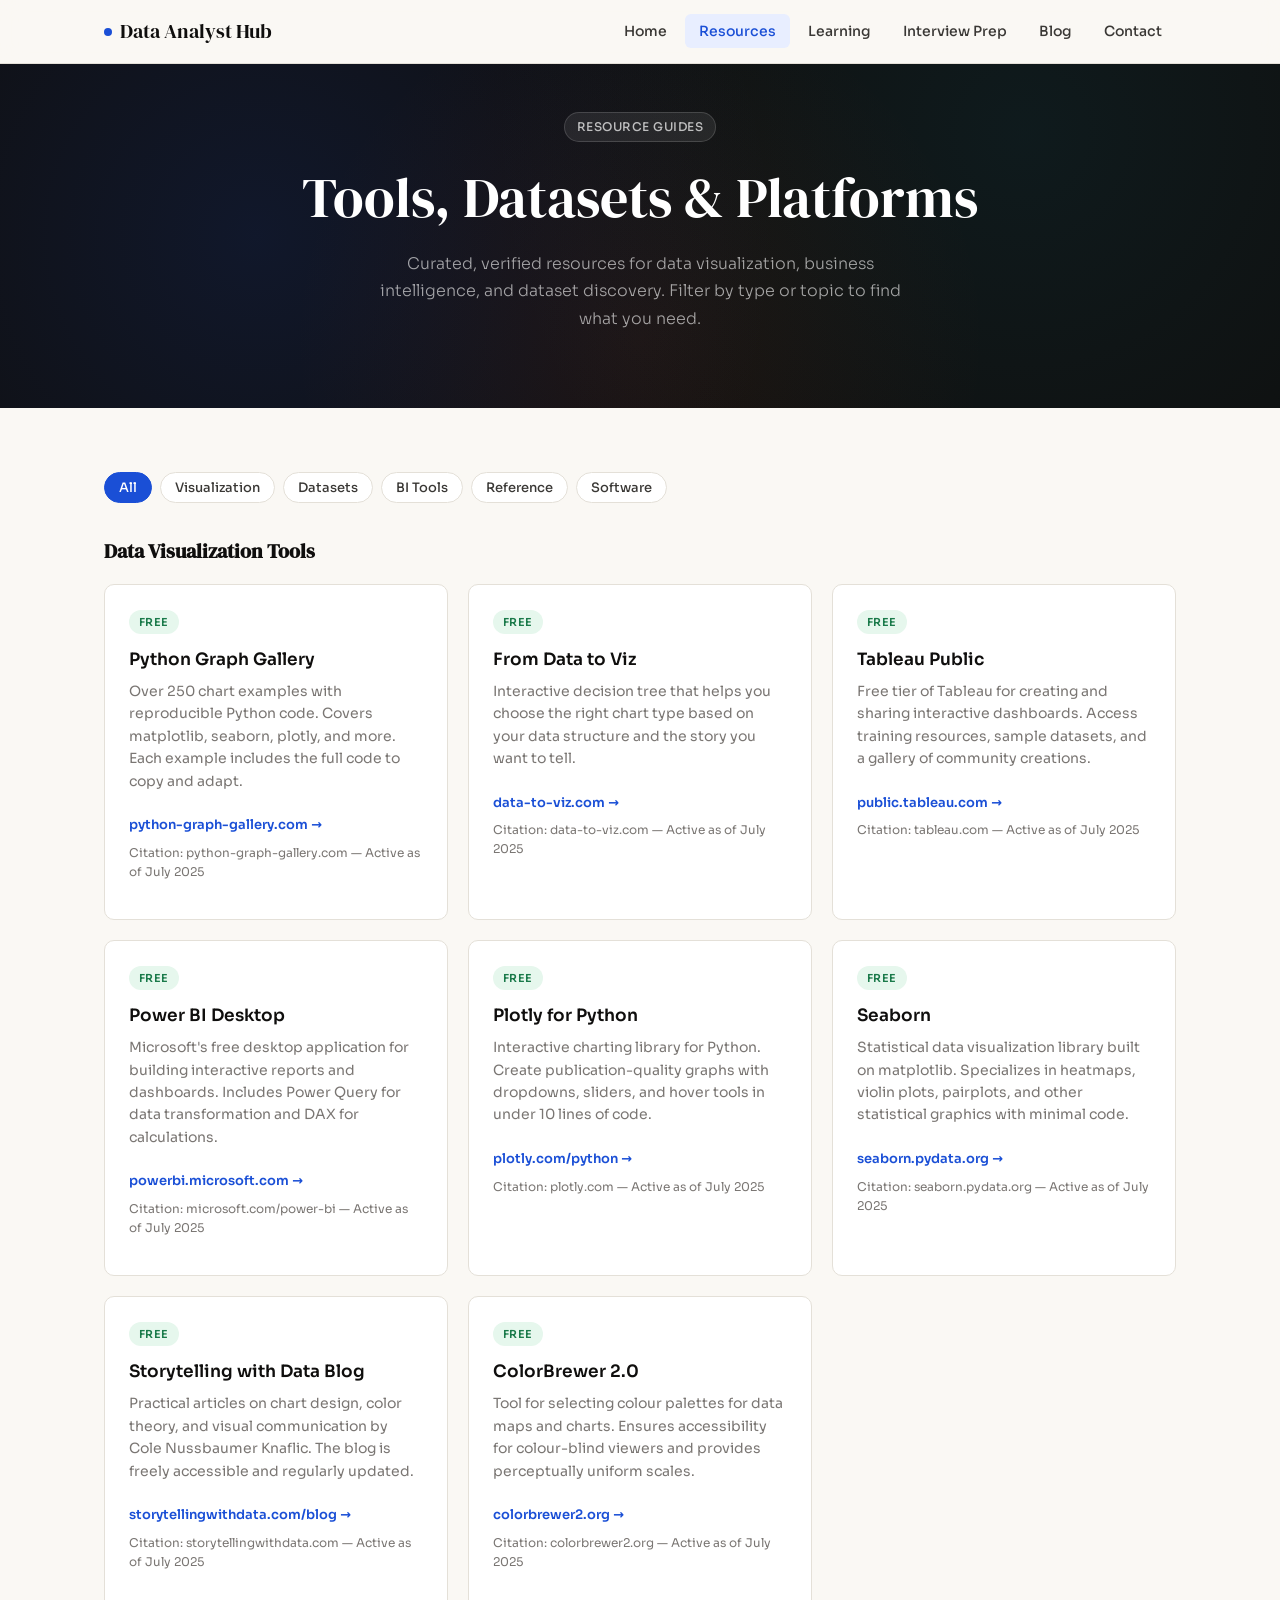
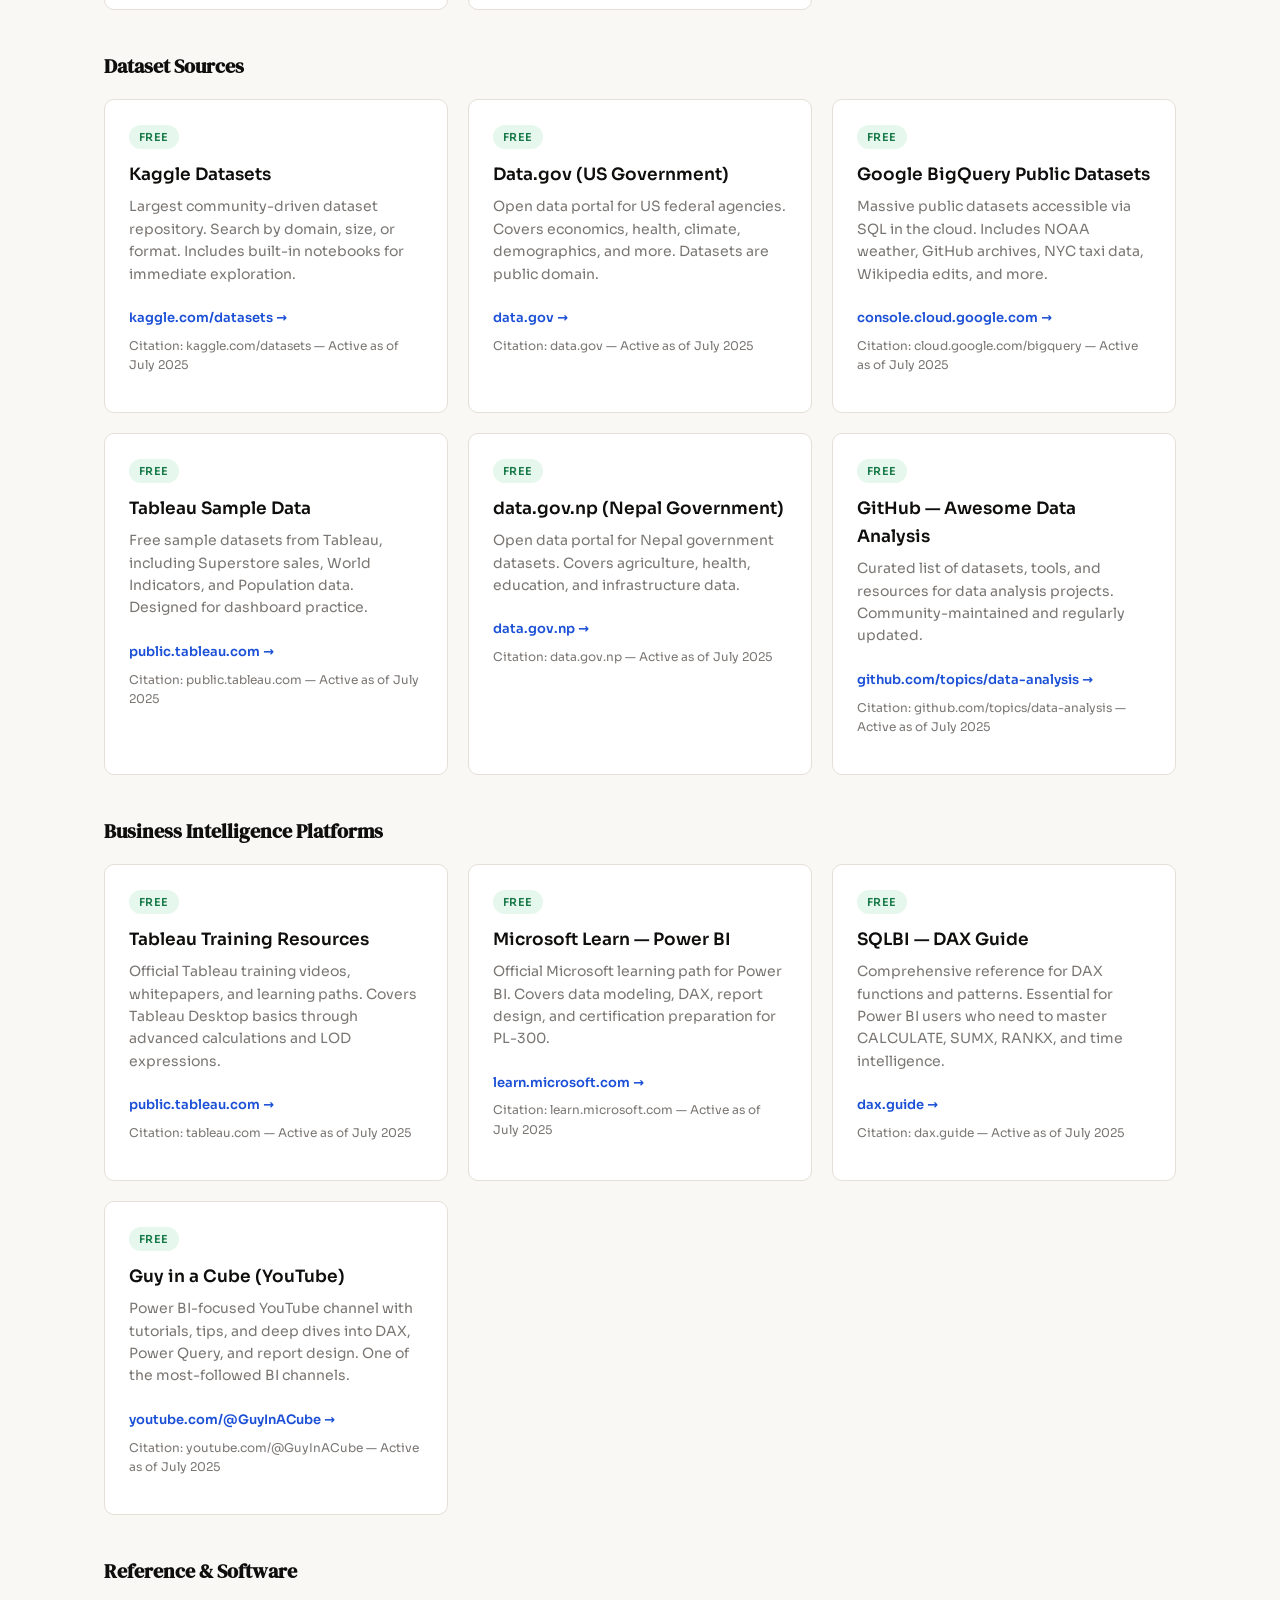
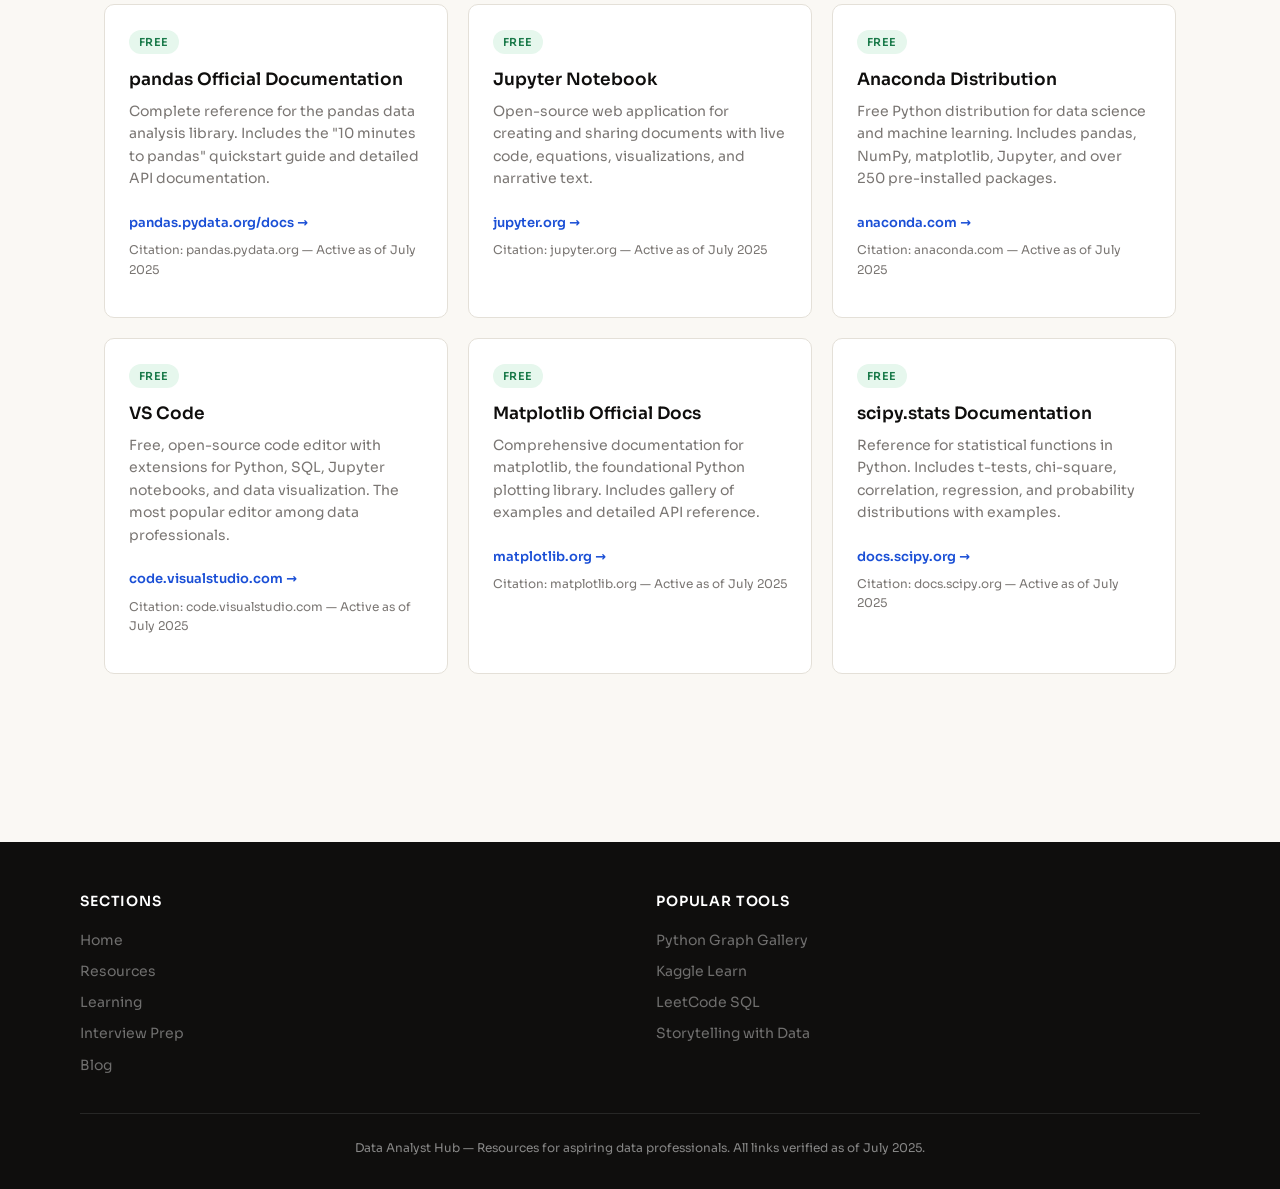
<file: resources.html>
<!DOCTYPE html>
<html lang="en">

<head>
  <meta charset="UTF-8">
  <meta name="viewport" content="width=device-width, initial-scale=1.0">
  <title>Resource Guides — Data Analyst Hub</title>
  <meta name="description"
    content="Curated tools for data visualization, datasets, and business intelligence platforms. Verified links with access type indicators.">
  <link
    href="https://fonts.googleapis.com/css2?family=DM+Serif+Display:ital@0;1&family=DM+Mono:wght@400;500&family=Sora:wght@300;400;500;600&display=swap"
    rel="stylesheet">
  <link rel="stylesheet" href="css/style.css">
</head>

<body>

  <a href="#main-content" class="skip-link">Skip to main content</a>

  <nav class="site-nav" role="navigation" aria-label="Main navigation">
    <div class="nav-inner">
      <a href="index.html" class="nav-logo" aria-label="Data Analyst Hub Home">
        <span class="logo-dot"></span> Data Analyst Hub
      </a>
      <button class="nav-toggle" aria-label="Toggle navigation menu" aria-expanded="false">☰</button>
      <ul class="nav-links">
        <li><a href="index.html">Home</a></li>
        <li><a href="resources.html" class="active">Resources</a></li>
        <li><a href="learning.html">Learning</a></li>
        <li><a href="interview.html">Interview Prep</a></li>
        <li><a href="blog.html">Blog</a></li>
        <li><a href="contact.html">Contact</a></li>
      </ul>
    </div>
  </nav>

  <main id="main-content">
    <!-- ═══════════════════════════════════════════ PAGE HEADER ═══════════════════════════════════════════ -->
    <section class="hero" style="padding:48px 24px 40px">
      <div class="hero-inner">
        <span class="hero-badge">Resource Guides</span>
        <h1>Tools, Datasets & Platforms</h1>
        <p class="hero-sub">Curated, verified resources for data visualization, business intelligence, and dataset
          discovery. Filter by type or topic to find what you need.</p>
      </div>
    </section>

    <!-- ═══════════════════════════════════════════ FILTER BAR ═══════════════════════════════════════════ -->
    <section class="section">
      <div class="filter-bar" role="group" aria-label="Filter resources">
        <button class="filter-btn active" data-filter="all">All</button>
        <button class="filter-btn" data-filter="visualization">Visualization</button>
        <button class="filter-btn" data-filter="dataset">Datasets</button>
        <button class="filter-btn" data-filter="bi-tool">BI Tools</button>
        <button class="filter-btn" data-filter="reference">Reference</button>
        <button class="filter-btn" data-filter="software">Software</button>
      </div>

      <!-- ── VISUALIZATION TOOLS ── -->
      <h3 style="font-family:var(--font-heading);font-size:20px;margin-bottom:16px">Data Visualization Tools</h3>
      <div class="cards-grid" style="margin-bottom:40px">
        <div class="card filterable-item" data-tags="visualization,reference">
          <span class="card-badge badge-free">Free</span>
          <h3>Python Graph Gallery</h3>
          <p>Over 250 chart examples with reproducible Python code. Covers matplotlib, seaborn, plotly, and more. Each
            example includes the full code to copy and adapt.</p>
          <a href="https://www.python-graph-gallery.com/" class="card-link" target="_blank"
            rel="noopener">python-graph-gallery.com →</a>
          <p style="font-size:12px;color:var(--ink-3);margin-top:6px">Citation: python-graph-gallery.com — Active as of
            July 2025</p>
        </div>
        <div class="card filterable-item" data-tags="visualization,reference">
          <span class="card-badge badge-free">Free</span>
          <h3>From Data to Viz</h3>
          <p>Interactive decision tree that helps you choose the right chart type based on your data structure and the
            story you want to tell.</p>
          <a href="https://www.data-to-viz.com/" class="card-link" target="_blank" rel="noopener">data-to-viz.com →</a>
          <p style="font-size:12px;color:var(--ink-3);margin-top:6px">Citation: data-to-viz.com — Active as of July 2025
          </p>
        </div>
        <div class="card filterable-item" data-tags="visualization,bi-tool">
          <span class="card-badge badge-free">Free</span>
          <h3>Tableau Public</h3>
          <p>Free tier of Tableau for creating and sharing interactive dashboards. Access training resources, sample
            datasets, and a gallery of community creations.</p>
          <a href="https://public.tableau.com/en-us/s/resources" class="card-link" target="_blank"
            rel="noopener">public.tableau.com →</a>
          <p style="font-size:12px;color:var(--ink-3);margin-top:6px">Citation: tableau.com — Active as of July 2025</p>
        </div>
        <div class="card filterable-item" data-tags="visualization,bi-tool">
          <span class="card-badge badge-free">Free</span>
          <h3>Power BI Desktop</h3>
          <p>Microsoft's free desktop application for building interactive reports and dashboards. Includes Power Query
            for data transformation and DAX for calculations.</p>
          <a href="https://powerbi.microsoft.com/en-us/desktop/" class="card-link" target="_blank"
            rel="noopener">powerbi.microsoft.com →</a>
          <p style="font-size:12px;color:var(--ink-3);margin-top:6px">Citation: microsoft.com/power-bi — Active as of
            July 2025</p>
        </div>
        <div class="card filterable-item" data-tags="visualization,software">
          <span class="card-badge badge-free">Free</span>
          <h3>Plotly for Python</h3>
          <p>Interactive charting library for Python. Create publication-quality graphs with dropdowns, sliders, and
            hover tools in under 10 lines of code.</p>
          <a href="https://plotly.com/python/" class="card-link" target="_blank" rel="noopener">plotly.com/python →</a>
          <p style="font-size:12px;color:var(--ink-3);margin-top:6px">Citation: plotly.com — Active as of July 2025</p>
        </div>
        <div class="card filterable-item" data-tags="visualization,software">
          <span class="card-badge badge-free">Free</span>
          <h3>Seaborn</h3>
          <p>Statistical data visualization library built on matplotlib. Specializes in heatmaps, violin plots,
            pairplots, and other statistical graphics with minimal code.</p>
          <a href="https://seaborn.pydata.org/" class="card-link" target="_blank" rel="noopener">seaborn.pydata.org
            →</a>
          <p style="font-size:12px;color:var(--ink-3);margin-top:6px">Citation: seaborn.pydata.org — Active as of July
            2025</p>
        </div>
        <div class="card filterable-item" data-tags="visualization,reference">
          <span class="card-badge badge-free">Free</span>
          <h3>Storytelling with Data Blog</h3>
          <p>Practical articles on chart design, color theory, and visual communication by Cole Nussbaumer Knaflic. The
            blog is freely accessible and regularly updated.</p>
          <a href="https://www.storytellingwithdata.com/blog" class="card-link" target="_blank"
            rel="noopener">storytellingwithdata.com/blog →</a>
          <p style="font-size:12px;color:var(--ink-3);margin-top:6px">Citation: storytellingwithdata.com — Active as of
            July 2025</p>
        </div>
        <div class="card filterable-item" data-tags="visualization,reference">
          <span class="card-badge badge-free">Free</span>
          <h3>ColorBrewer 2.0</h3>
          <p>Tool for selecting colour palettes for data maps and charts. Ensures accessibility for colour-blind viewers
            and provides perceptually uniform scales.</p>
          <a href="https://colorbrewer2.org/" class="card-link" target="_blank" rel="noopener">colorbrewer2.org →</a>
          <p style="font-size:12px;color:var(--ink-3);margin-top:6px">Citation: colorbrewer2.org — Active as of July
            2025</p>
        </div>
      </div>

      <!-- ── DATASETS ── -->
      <h3 style="font-family:var(--font-heading);font-size:20px;margin-bottom:16px">Dataset Sources</h3>
      <div class="cards-grid" style="margin-bottom:40px">
        <div class="card filterable-item" data-tags="dataset">
          <span class="card-badge badge-free">Free</span>
          <h3>Kaggle Datasets</h3>
          <p>Largest community-driven dataset repository. Search by domain, size, or format. Includes built-in notebooks
            for immediate exploration.</p>
          <a href="https://www.kaggle.com/datasets" class="card-link" target="_blank" rel="noopener">kaggle.com/datasets
            →</a>
          <p style="font-size:12px;color:var(--ink-3);margin-top:6px">Citation: kaggle.com/datasets — Active as of July
            2025</p>
        </div>
        <div class="card filterable-item" data-tags="dataset">
          <span class="card-badge badge-free">Free</span>
          <h3>Data.gov (US Government)</h3>
          <p>Open data portal for US federal agencies. Covers economics, health, climate, demographics, and more.
            Datasets are public domain.</p>
          <a href="https://www.data.gov/" class="card-link" target="_blank" rel="noopener">data.gov →</a>
          <p style="font-size:12px;color:var(--ink-3);margin-top:6px">Citation: data.gov — Active as of July 2025</p>
        </div>
        <div class="card filterable-item" data-tags="dataset">
          <span class="card-badge badge-free">Free</span>
          <h3>Google BigQuery Public Datasets</h3>
          <p>Massive public datasets accessible via SQL in the cloud. Includes NOAA weather, GitHub archives, NYC taxi
            data, Wikipedia edits, and more.</p>
          <a href="https://console.cloud.google.com/bigquery/public-datasets" class="card-link" target="_blank"
            rel="noopener">console.cloud.google.com →</a>
          <p style="font-size:12px;color:var(--ink-3);margin-top:6px">Citation: cloud.google.com/bigquery — Active as of
            July 2025</p>
        </div>
        <div class="card filterable-item" data-tags="dataset">
          <span class="card-badge badge-free">Free</span>
          <h3>Tableau Sample Data</h3>
          <p>Free sample datasets from Tableau, including Superstore sales, World Indicators, and Population data.
            Designed for dashboard practice.</p>
          <a href="https://public.tableau.com/app/resources/sample-data" class="card-link" target="_blank"
            rel="noopener">public.tableau.com →</a>
          <p style="font-size:12px;color:var(--ink-3);margin-top:6px">Citation: public.tableau.com — Active as of July
            2025</p>
        </div>
        <div class="card filterable-item" data-tags="dataset">
          <span class="card-badge badge-free">Free</span>
          <h3>data.gov.np (Nepal Government)</h3>
          <p>Open data portal for Nepal government datasets. Covers agriculture, health, education, and infrastructure
            data.</p>
          <a href="https://data.gov.np/" class="card-link" target="_blank" rel="noopener">data.gov.np →</a>
          <p style="font-size:12px;color:var(--ink-3);margin-top:6px">Citation: data.gov.np — Active as of July 2025</p>
        </div>
        <div class="card filterable-item" data-tags="dataset,reference">
          <span class="card-badge badge-free">Free</span>
          <h3>GitHub — Awesome Data Analysis</h3>
          <p>Curated list of datasets, tools, and resources for data analysis projects. Community-maintained and
            regularly updated.</p>
          <a href="https://github.com/topics/data-analysis" class="card-link" target="_blank"
            rel="noopener">github.com/topics/data-analysis →</a>
          <p style="font-size:12px;color:var(--ink-3);margin-top:6px">Citation: github.com/topics/data-analysis — Active
            as of July 2025</p>
        </div>
      </div>

      <!-- ── BI TOOLS ── -->
      <h3 style="font-family:var(--font-heading);font-size:20px;margin-bottom:16px">Business Intelligence Platforms</h3>
      <div class="cards-grid" style="margin-bottom:40px">
        <div class="card filterable-item" data-tags="bi-tool">
          <span class="card-badge badge-free">Free</span>
          <h3>Tableau Training Resources</h3>
          <p>Official Tableau training videos, whitepapers, and learning paths. Covers Tableau Desktop basics through
            advanced calculations and LOD expressions.</p>
          <a href="https://public.tableau.com/en-us/s/resources" class="card-link" target="_blank"
            rel="noopener">public.tableau.com →</a>
          <p style="font-size:12px;color:var(--ink-3);margin-top:6px">Citation: tableau.com — Active as of July 2025</p>
        </div>
        <div class="card filterable-item" data-tags="bi-tool">
          <span class="card-badge badge-free">Free</span>
          <h3>Microsoft Learn — Power BI</h3>
          <p>Official Microsoft learning path for Power BI. Covers data modeling, DAX, report design, and certification
            preparation for PL-300.</p>
          <a href="https://learn.microsoft.com/en-us/training/paths/create-use-analytics-reports-power-bi/"
            class="card-link" target="_blank" rel="noopener">learn.microsoft.com →</a>
          <p style="font-size:12px;color:var(--ink-3);margin-top:6px">Citation: learn.microsoft.com — Active as of July
            2025</p>
        </div>
        <div class="card filterable-item" data-tags="bi-tool,software">
          <span class="card-badge badge-free">Free</span>
          <h3>SQLBI — DAX Guide</h3>
          <p>Comprehensive reference for DAX functions and patterns. Essential for Power BI users who need to master
            CALCULATE, SUMX, RANKX, and time intelligence.</p>
          <a href="https://dax.guide/" class="card-link" target="_blank" rel="noopener">dax.guide →</a>
          <p style="font-size:12px;color:var(--ink-3);margin-top:6px">Citation: dax.guide — Active as of July 2025</p>
        </div>
        <div class="card filterable-item" data-tags="bi-tool,reference">
          <span class="card-badge badge-free">Free</span>
          <h3>Guy in a Cube (YouTube)</h3>
          <p>Power BI-focused YouTube channel with tutorials, tips, and deep dives into DAX, Power Query, and report
            design. One of the most-followed BI channels.</p>
          <a href="https://www.youtube.com/@GuyInACube" class="card-link" target="_blank"
            rel="noopener">youtube.com/@GuyInACube →</a>
          <p style="font-size:12px;color:var(--ink-3);margin-top:6px">Citation: youtube.com/@GuyInACube — Active as of
            July 2025</p>
        </div>
      </div>

      <!-- ── REFERENCE & SOFTWARE ── -->
      <h3 style="font-family:var(--font-heading);font-size:20px;margin-bottom:16px">Reference & Software</h3>
      <div class="cards-grid" style="margin-bottom:40px">
        <div class="card filterable-item" data-tags="reference,software">
          <span class="card-badge badge-free">Free</span>
          <h3>pandas Official Documentation</h3>
          <p>Complete reference for the pandas data analysis library. Includes the "10 minutes to pandas" quickstart
            guide and detailed API documentation.</p>
          <a href="https://pandas.pydata.org/docs/" class="card-link" target="_blank"
            rel="noopener">pandas.pydata.org/docs →</a>
          <p style="font-size:12px;color:var(--ink-3);margin-top:6px">Citation: pandas.pydata.org — Active as of July
            2025</p>
        </div>
        <div class="card filterable-item" data-tags="reference,software">
          <span class="card-badge badge-free">Free</span>
          <h3>Jupyter Notebook</h3>
          <p>Open-source web application for creating and sharing documents with live code, equations, visualizations,
            and narrative text.</p>
          <a href="https://jupyter.org/" class="card-link" target="_blank" rel="noopener">jupyter.org →</a>
          <p style="font-size:12px;color:var(--ink-3);margin-top:6px">Citation: jupyter.org — Active as of July 2025</p>
        </div>
        <div class="card filterable-item" data-tags="software">
          <span class="card-badge badge-free">Free</span>
          <h3>Anaconda Distribution</h3>
          <p>Free Python distribution for data science and machine learning. Includes pandas, NumPy, matplotlib,
            Jupyter, and over 250 pre-installed packages.</p>
          <a href="https://www.anaconda.com/" class="card-link" target="_blank" rel="noopener">anaconda.com →</a>
          <p style="font-size:12px;color:var(--ink-3);margin-top:6px">Citation: anaconda.com — Active as of July 2025
          </p>
        </div>
        <div class="card filterable-item" data-tags="software">
          <span class="card-badge badge-free">Free</span>
          <h3>VS Code</h3>
          <p>Free, open-source code editor with extensions for Python, SQL, Jupyter notebooks, and data visualization.
            The most popular editor among data professionals.</p>
          <a href="https://code.visualstudio.com/" class="card-link" target="_blank"
            rel="noopener">code.visualstudio.com →</a>
          <p style="font-size:12px;color:var(--ink-3);margin-top:6px">Citation: code.visualstudio.com — Active as of
            July 2025</p>
        </div>
        <div class="card filterable-item" data-tags="reference">
          <span class="card-badge badge-free">Free</span>
          <h3>Matplotlib Official Docs</h3>
          <p>Comprehensive documentation for matplotlib, the foundational Python plotting library. Includes gallery of
            examples and detailed API reference.</p>
          <a href="https://matplotlib.org/" class="card-link" target="_blank" rel="noopener">matplotlib.org →</a>
          <p style="font-size:12px;color:var(--ink-3);margin-top:6px">Citation: matplotlib.org — Active as of July 2025
          </p>
        </div>
        <div class="card filterable-item" data-tags="reference">
          <span class="card-badge badge-free">Free</span>
          <h3>scipy.stats Documentation</h3>
          <p>Reference for statistical functions in Python. Includes t-tests, chi-square, correlation, regression, and
            probability distributions with examples.</p>
          <a href="https://docs.scipy.org/doc/scipy/reference/stats.html" class="card-link" target="_blank"
            rel="noopener">docs.scipy.org →</a>
          <p style="font-size:12px;color:var(--ink-3);margin-top:6px">Citation: docs.scipy.org — Active as of July 2025
          </p>
        </div>
      </div>

      <div class="filter-no-results hidden text-center" style="padding:40px;color:var(--ink-3)">
        <p>No resources match the selected filter. Try choosing a different category.</p>
      </div>
    </section>
  </main>

  <footer class="site-footer">
    <div class="footer-inner">
      <div class="footer-col">
        <h4>Sections</h4>
        <a href="index.html">Home</a>
        <a href="resources.html">Resources</a>
        <a href="learning.html">Learning</a>
        <a href="interview.html">Interview Prep</a>
        <a href="blog.html">Blog</a>
      </div>
      <div class="footer-col">
        <h4>Popular Tools</h4>
        <a href="https://www.python-graph-gallery.com/" target="_blank" rel="noopener">Python Graph Gallery</a>
        <a href="https://www.kaggle.com/learn" target="_blank" rel="noopener">Kaggle Learn</a>
        <a href="https://leetcode.com/problemset/database/" target="_blank" rel="noopener">LeetCode SQL</a>
        <a href="https://www.storytellingwithdata.com/" target="_blank" rel="noopener">Storytelling with Data</a>
      </div>
    </div>
    <div class="footer-bottom">
      <p>Data Analyst Hub — Resources for aspiring data professionals. All links verified as of July 2025.</p>
    </div>
  </footer>

  <script src="js/main.js"></script>
</body>

</html>
</file>
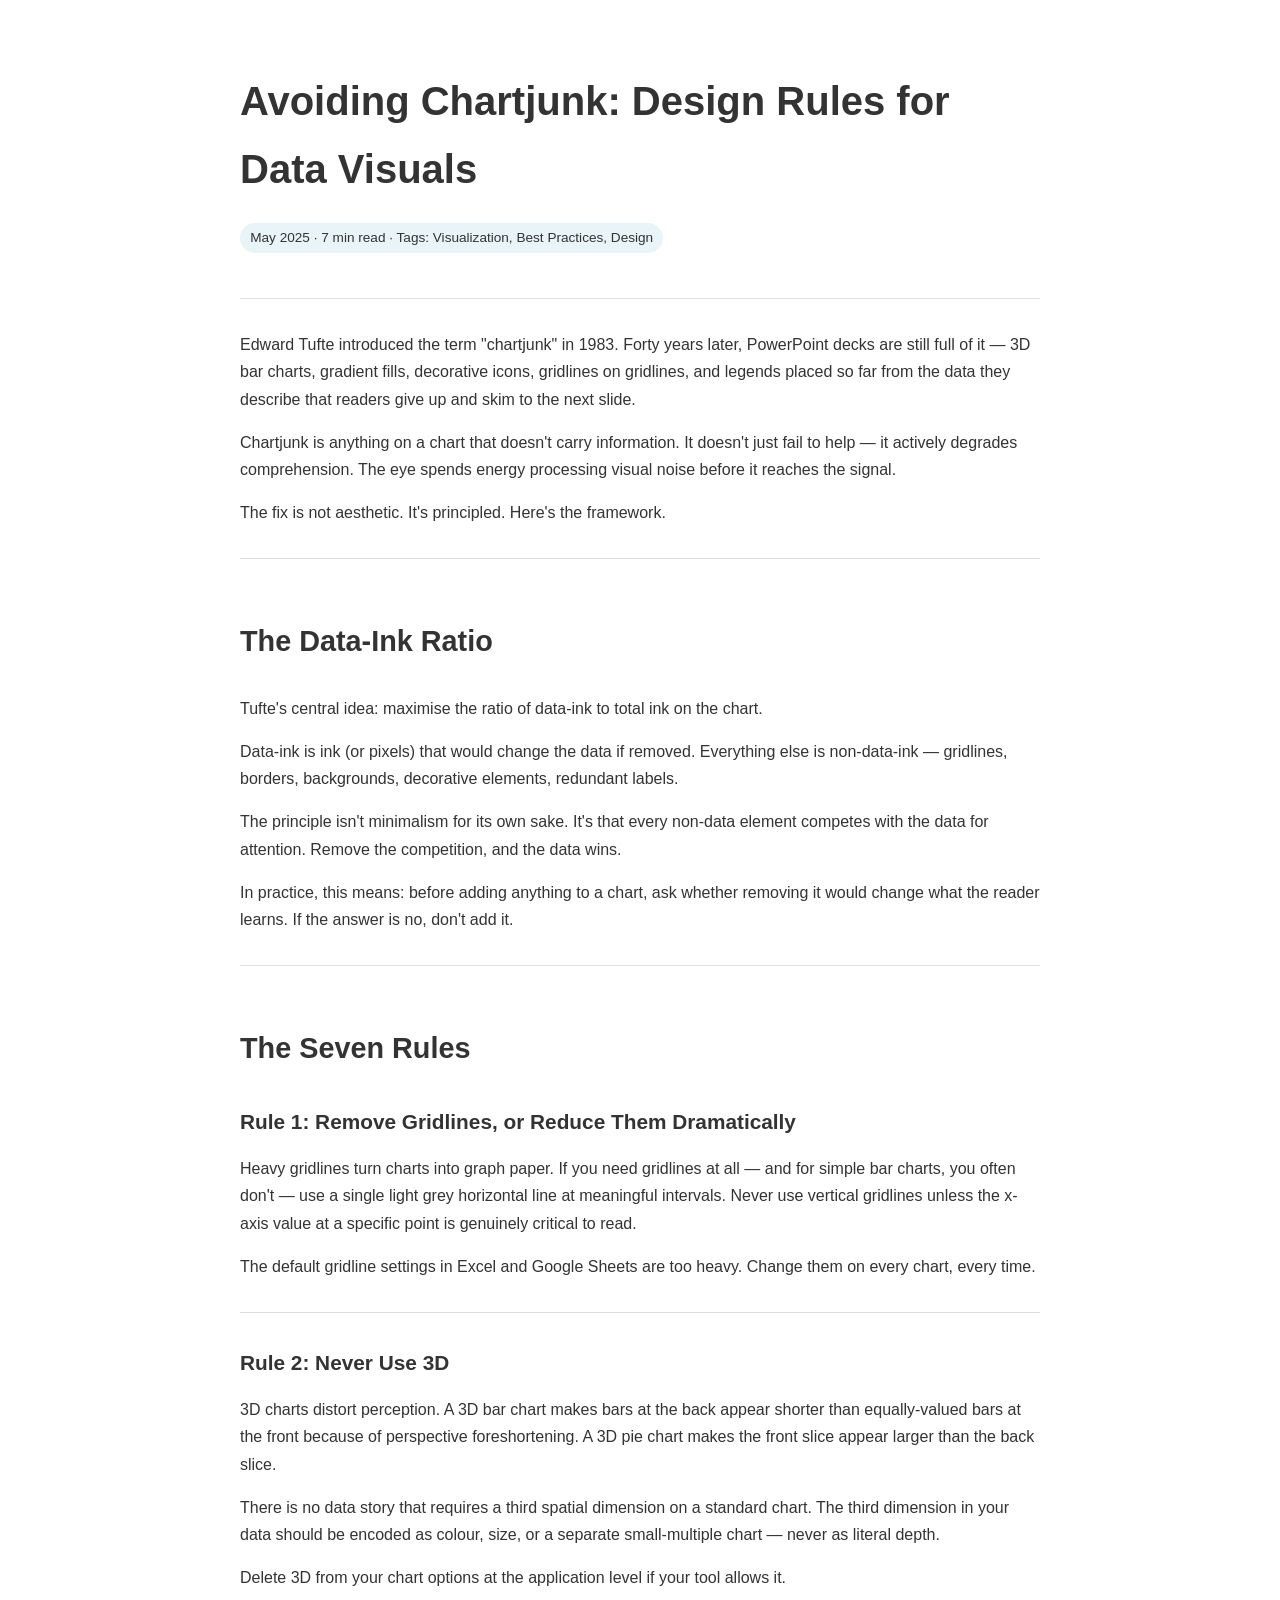
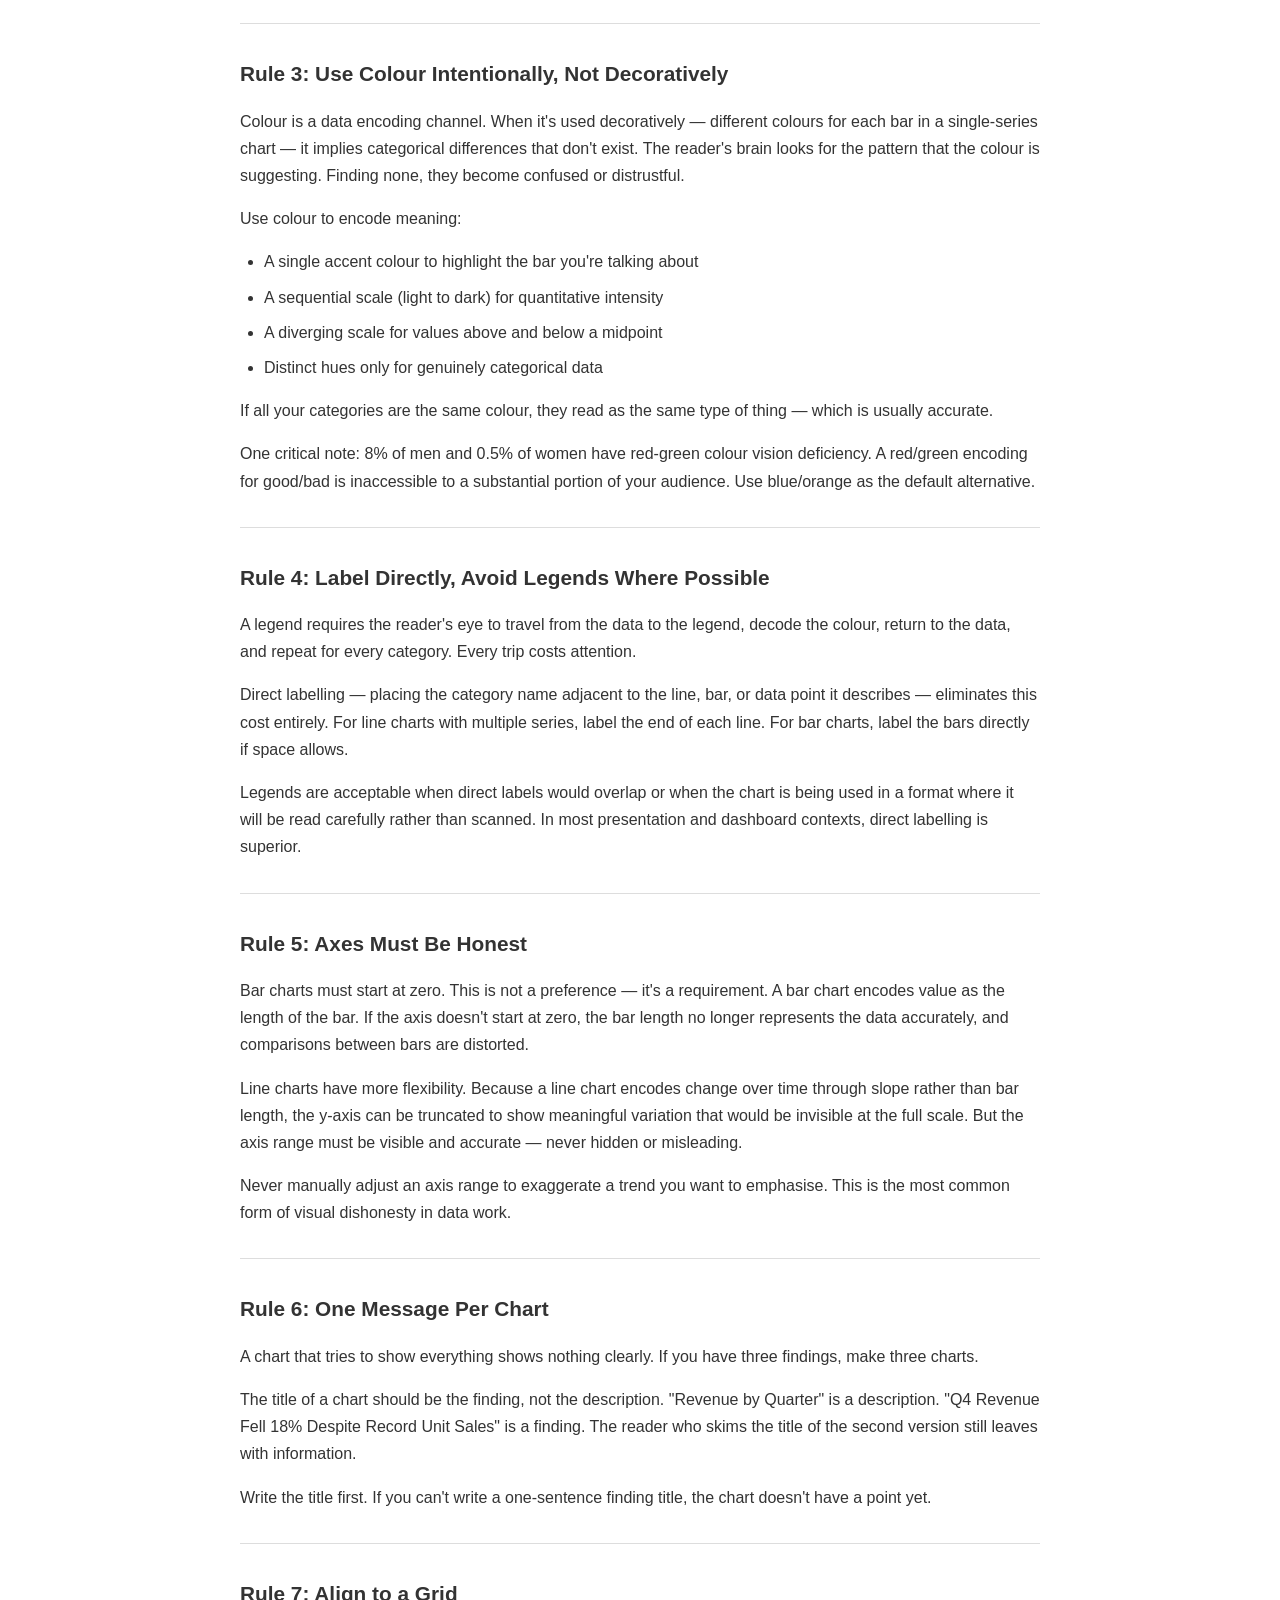
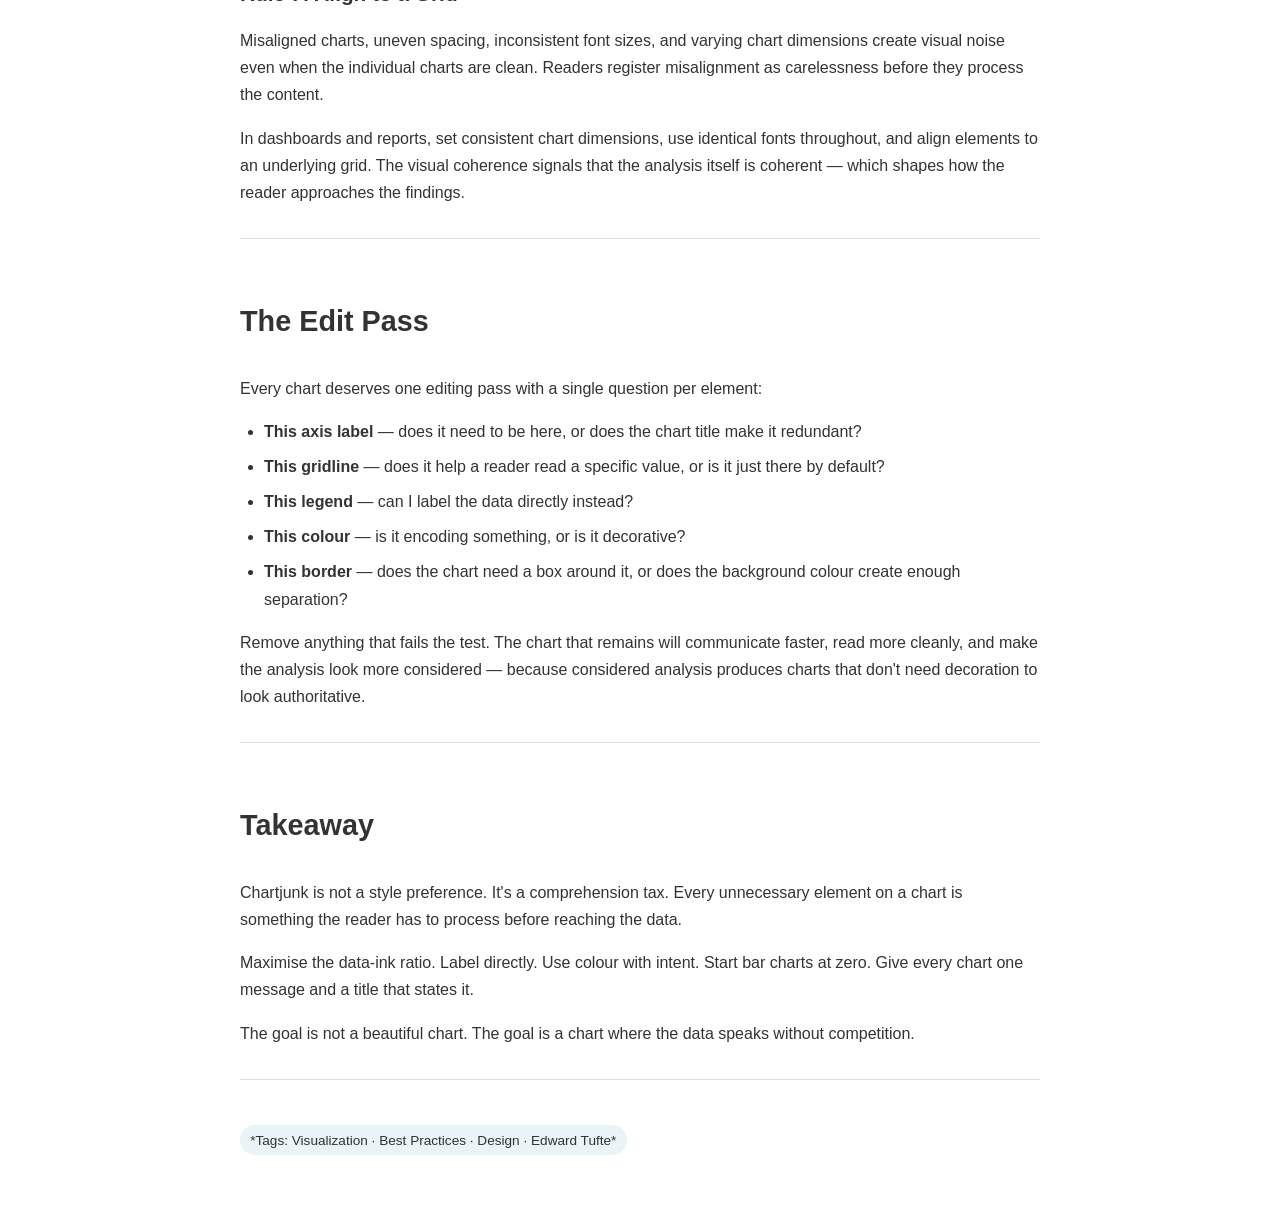
<file: files/avoiding-chartjunk-design-rules.html>
<!DOCTYPE html>
<html lang="en">
<head>
  <meta charset="UTF-8">
  <meta name="viewport" content="width=device-width, initial-scale=1.0">
  <title>Avoiding Chartjunk: Design Rules for Data Visuals</title>
  <style>
    body {
      font-family: -apple-system, BlinkMacSystemFont, 'Segoe UI', Roboto, Oxygen, Ubuntu, Cantarell, sans-serif;
      line-height: 1.7;
      max-width: 800px;
      margin: 0 auto;
      padding: 40px 24px;
      color: #333;
    }
    h1 {
      font-size: 2.5em;
      margin-bottom: 0.5em;
      font-weight: 700;
    }
    h2 {
      font-size: 1.8em;
      margin-top: 2em;
      margin-bottom: 1em;
      font-weight: 600;
    }
    h3 {
      font-size: 1.3em;
      margin-top: 1.5em;
      margin-bottom: 0.5em;
      font-weight: 600;
    }
    p {
      margin-bottom: 1em;
    }
    hr {
      border: none;
      border-top: 1px solid #ddd;
      margin: 2em 0;
    }
    strong {
      font-weight: 600;
    }
    em {
      font-style: italic;
    }
    ul {
      margin: 1em 0;
      padding-left: 1.5em;
    }
    li {
      margin-bottom: 0.5em;
    }
    .tags {
      background-color: #e8f4f8;
      border-radius: 9999px;
      padding: 0.25em 0.75em;
      display: inline-block;
      font-size: 0.85em;
      margin-bottom: 1em;
    }
  </style>
</head>
<body>
  <h1>Avoiding Chartjunk: Design Rules for Data Visuals</h1>
  <p><span class="tags">May 2025 · 7 min read · Tags: Visualization, Best Practices, Design</span></p>
  <hr>
  <p>Edward Tufte introduced the term "chartjunk" in 1983. Forty years later, PowerPoint decks are still full of it — 3D bar charts, gradient fills, decorative icons, gridlines on gridlines, and legends placed so far from the data they describe that readers give up and skim to the next slide.</p>
  <p>Chartjunk is anything on a chart that doesn't carry information. It doesn't just fail to help — it actively degrades comprehension. The eye spends energy processing visual noise before it reaches the signal.</p>
  <p>The fix is not aesthetic. It's principled. Here's the framework.</p>
  <hr>
  <h2>The Data-Ink Ratio</h2>
  <p>Tufte's central idea: maximise the ratio of data-ink to total ink on the chart.</p>
  <p>Data-ink is ink (or pixels) that would change the data if removed. Everything else is non-data-ink — gridlines, borders, backgrounds, decorative elements, redundant labels.</p>
  <p>The principle isn't minimalism for its own sake. It's that every non-data element competes with the data for attention. Remove the competition, and the data wins.</p>
  <p>In practice, this means: before adding anything to a chart, ask whether removing it would change what the reader learns. If the answer is no, don't add it.</p>
  <hr>
  <h2>The Seven Rules</h2>
  <h3>Rule 1: Remove Gridlines, or Reduce Them Dramatically</h3>
  <p>Heavy gridlines turn charts into graph paper. If you need gridlines at all — and for simple bar charts, you often don't — use a single light grey horizontal line at meaningful intervals. Never use vertical gridlines unless the x-axis value at a specific point is genuinely critical to read.</p>
  <p>The default gridline settings in Excel and Google Sheets are too heavy. Change them on every chart, every time.</p>
  <hr>
  <h3>Rule 2: Never Use 3D</h3>
  <p>3D charts distort perception. A 3D bar chart makes bars at the back appear shorter than equally-valued bars at the front because of perspective foreshortening. A 3D pie chart makes the front slice appear larger than the back slice.</p>
  <p>There is no data story that requires a third spatial dimension on a standard chart. The third dimension in your data should be encoded as colour, size, or a separate small-multiple chart — never as literal depth.</p>
  <p>Delete 3D from your chart options at the application level if your tool allows it.</p>
  <hr>
  <h3>Rule 3: Use Colour Intentionally, Not Decoratively</h3>
  <p>Colour is a data encoding channel. When it's used decoratively — different colours for each bar in a single-series chart — it implies categorical differences that don't exist. The reader's brain looks for the pattern that the colour is suggesting. Finding none, they become confused or distrustful.</p>
  <p>Use colour to encode meaning:</p>
  <ul>
    <li>A single accent colour to highlight the bar you're talking about</li>
    <li>A sequential scale (light to dark) for quantitative intensity</li>
    <li>A diverging scale for values above and below a midpoint</li>
    <li>Distinct hues only for genuinely categorical data</li>
  </ul>
  <p>If all your categories are the same colour, they read as the same type of thing — which is usually accurate.</p>
  <p>One critical note: 8% of men and 0.5% of women have red-green colour vision deficiency. A red/green encoding for good/bad is inaccessible to a substantial portion of your audience. Use blue/orange as the default alternative.</p>
  <hr>
  <h3>Rule 4: Label Directly, Avoid Legends Where Possible</h3>
  <p>A legend requires the reader's eye to travel from the data to the legend, decode the colour, return to the data, and repeat for every category. Every trip costs attention.</p>
  <p>Direct labelling — placing the category name adjacent to the line, bar, or data point it describes — eliminates this cost entirely. For line charts with multiple series, label the end of each line. For bar charts, label the bars directly if space allows.</p>
  <p>Legends are acceptable when direct labels would overlap or when the chart is being used in a format where it will be read carefully rather than scanned. In most presentation and dashboard contexts, direct labelling is superior.</p>
  <hr>
  <h3>Rule 5: Axes Must Be Honest</h3>
  <p>Bar charts must start at zero. This is not a preference — it's a requirement. A bar chart encodes value as the length of the bar. If the axis doesn't start at zero, the bar length no longer represents the data accurately, and comparisons between bars are distorted.</p>
  <p>Line charts have more flexibility. Because a line chart encodes change over time through slope rather than bar length, the y-axis can be truncated to show meaningful variation that would be invisible at the full scale. But the axis range must be visible and accurate — never hidden or misleading.</p>
  <p>Never manually adjust an axis range to exaggerate a trend you want to emphasise. This is the most common form of visual dishonesty in data work.</p>
  <hr>
  <h3>Rule 6: One Message Per Chart</h3>
  <p>A chart that tries to show everything shows nothing clearly. If you have three findings, make three charts.</p>
  <p>The title of a chart should be the finding, not the description. "Revenue by Quarter" is a description. "Q4 Revenue Fell 18% Despite Record Unit Sales" is a finding. The reader who skims the title of the second version still leaves with information.</p>
  <p>Write the title first. If you can't write a one-sentence finding title, the chart doesn't have a point yet.</p>
  <hr>
  <h3>Rule 7: Align to a Grid</h3>
  <p>Misaligned charts, uneven spacing, inconsistent font sizes, and varying chart dimensions create visual noise even when the individual charts are clean. Readers register misalignment as carelessness before they process the content.</p>
  <p>In dashboards and reports, set consistent chart dimensions, use identical fonts throughout, and align elements to an underlying grid. The visual coherence signals that the analysis itself is coherent — which shapes how the reader approaches the findings.</p>
  <hr>
  <h2>The Edit Pass</h2>
  <p>Every chart deserves one editing pass with a single question per element:</p>
  <ul>
    <li><strong>This axis label</strong> — does it need to be here, or does the chart title make it redundant?</li>
    <li><strong>This gridline</strong> — does it help a reader read a specific value, or is it just there by default?</li>
    <li><strong>This legend</strong> — can I label the data directly instead?</li>
    <li><strong>This colour</strong> — is it encoding something, or is it decorative?</li>
    <li><strong>This border</strong> — does the chart need a box around it, or does the background colour create enough separation?</li>
  </ul>
  <p>Remove anything that fails the test. The chart that remains will communicate faster, read more cleanly, and make the analysis look more considered — because considered analysis produces charts that don't need decoration to look authoritative.</p>
  <hr>
  <h2>Takeaway</h2>
  <p>Chartjunk is not a style preference. It's a comprehension tax. Every unnecessary element on a chart is something the reader has to process before reaching the data.</p>
  <p>Maximise the data-ink ratio. Label directly. Use colour with intent. Start bar charts at zero. Give every chart one message and a title that states it.</p>
  <p>The goal is not a beautiful chart. The goal is a chart where the data speaks without competition.</p>
  <hr>
  <p class="tags">*Tags: Visualization · Best Practices · Design · Edward Tufte*</p>
</body>
</html>
</file>
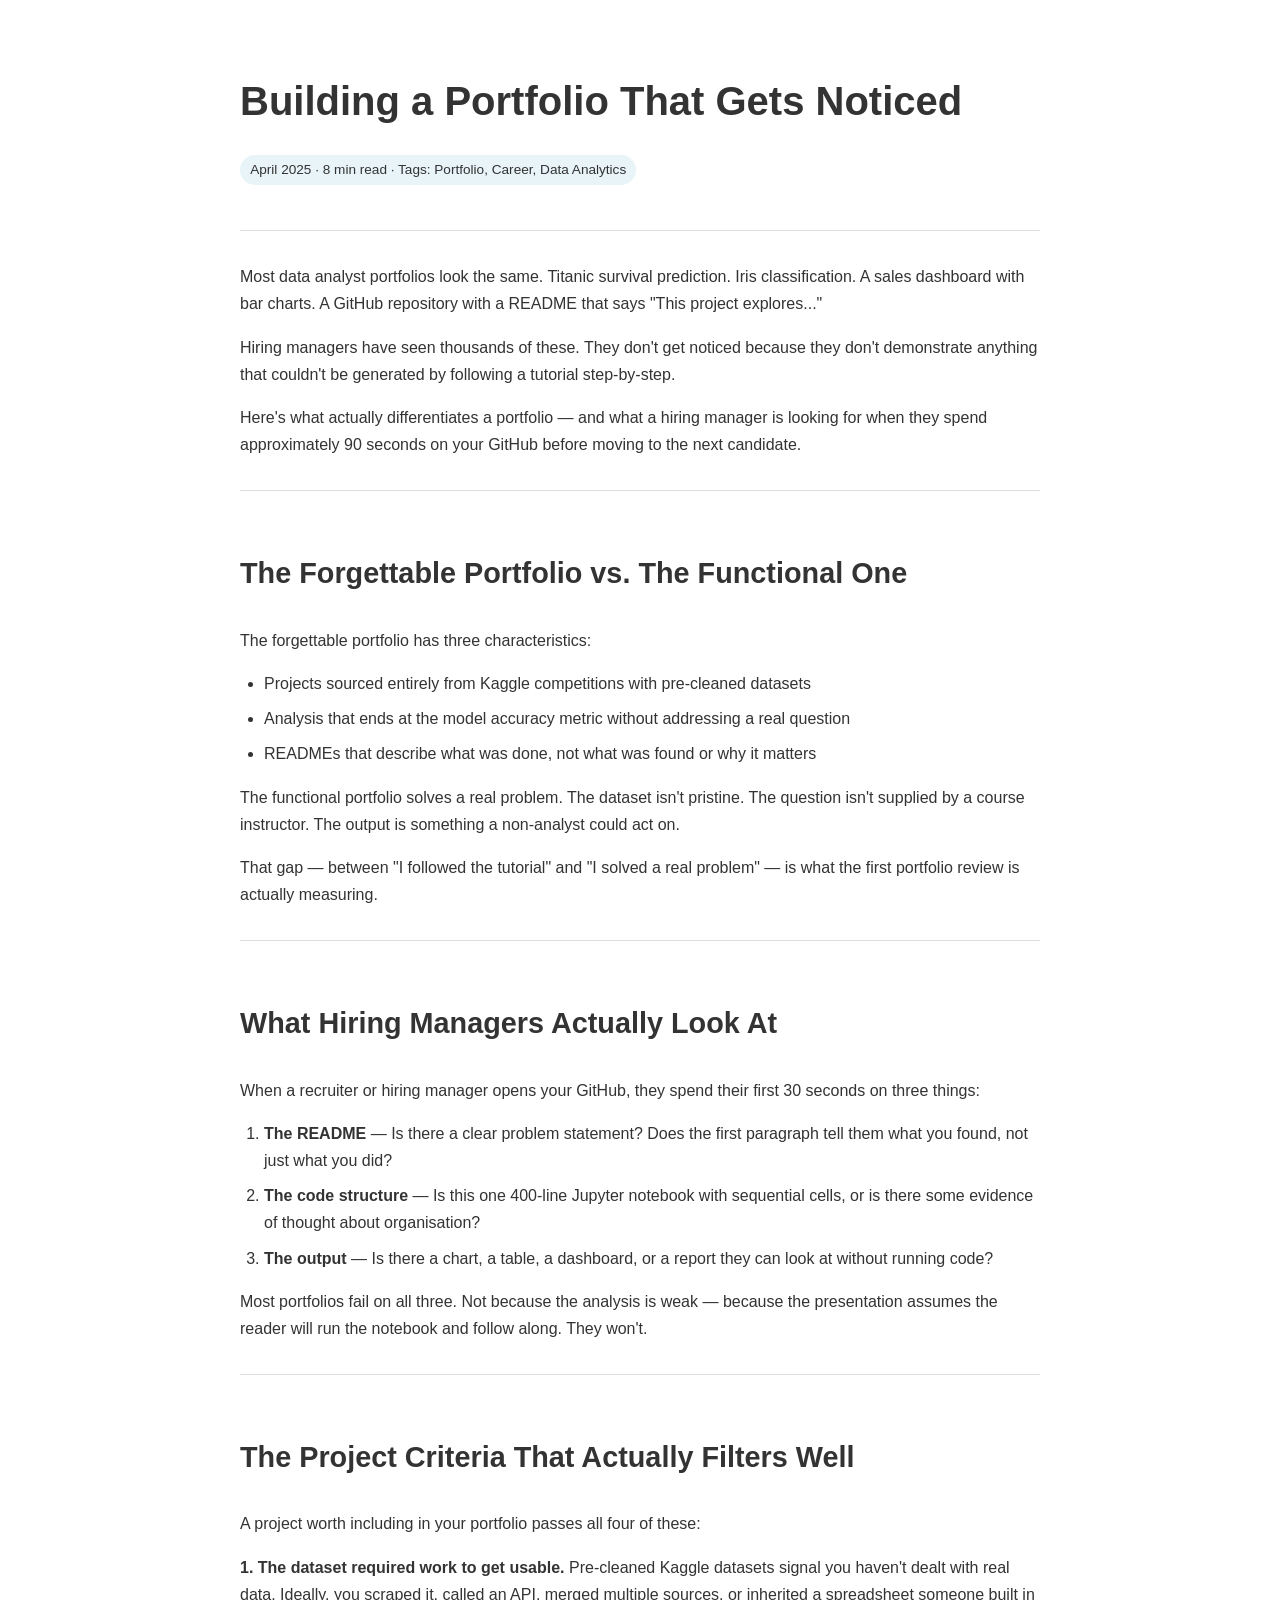
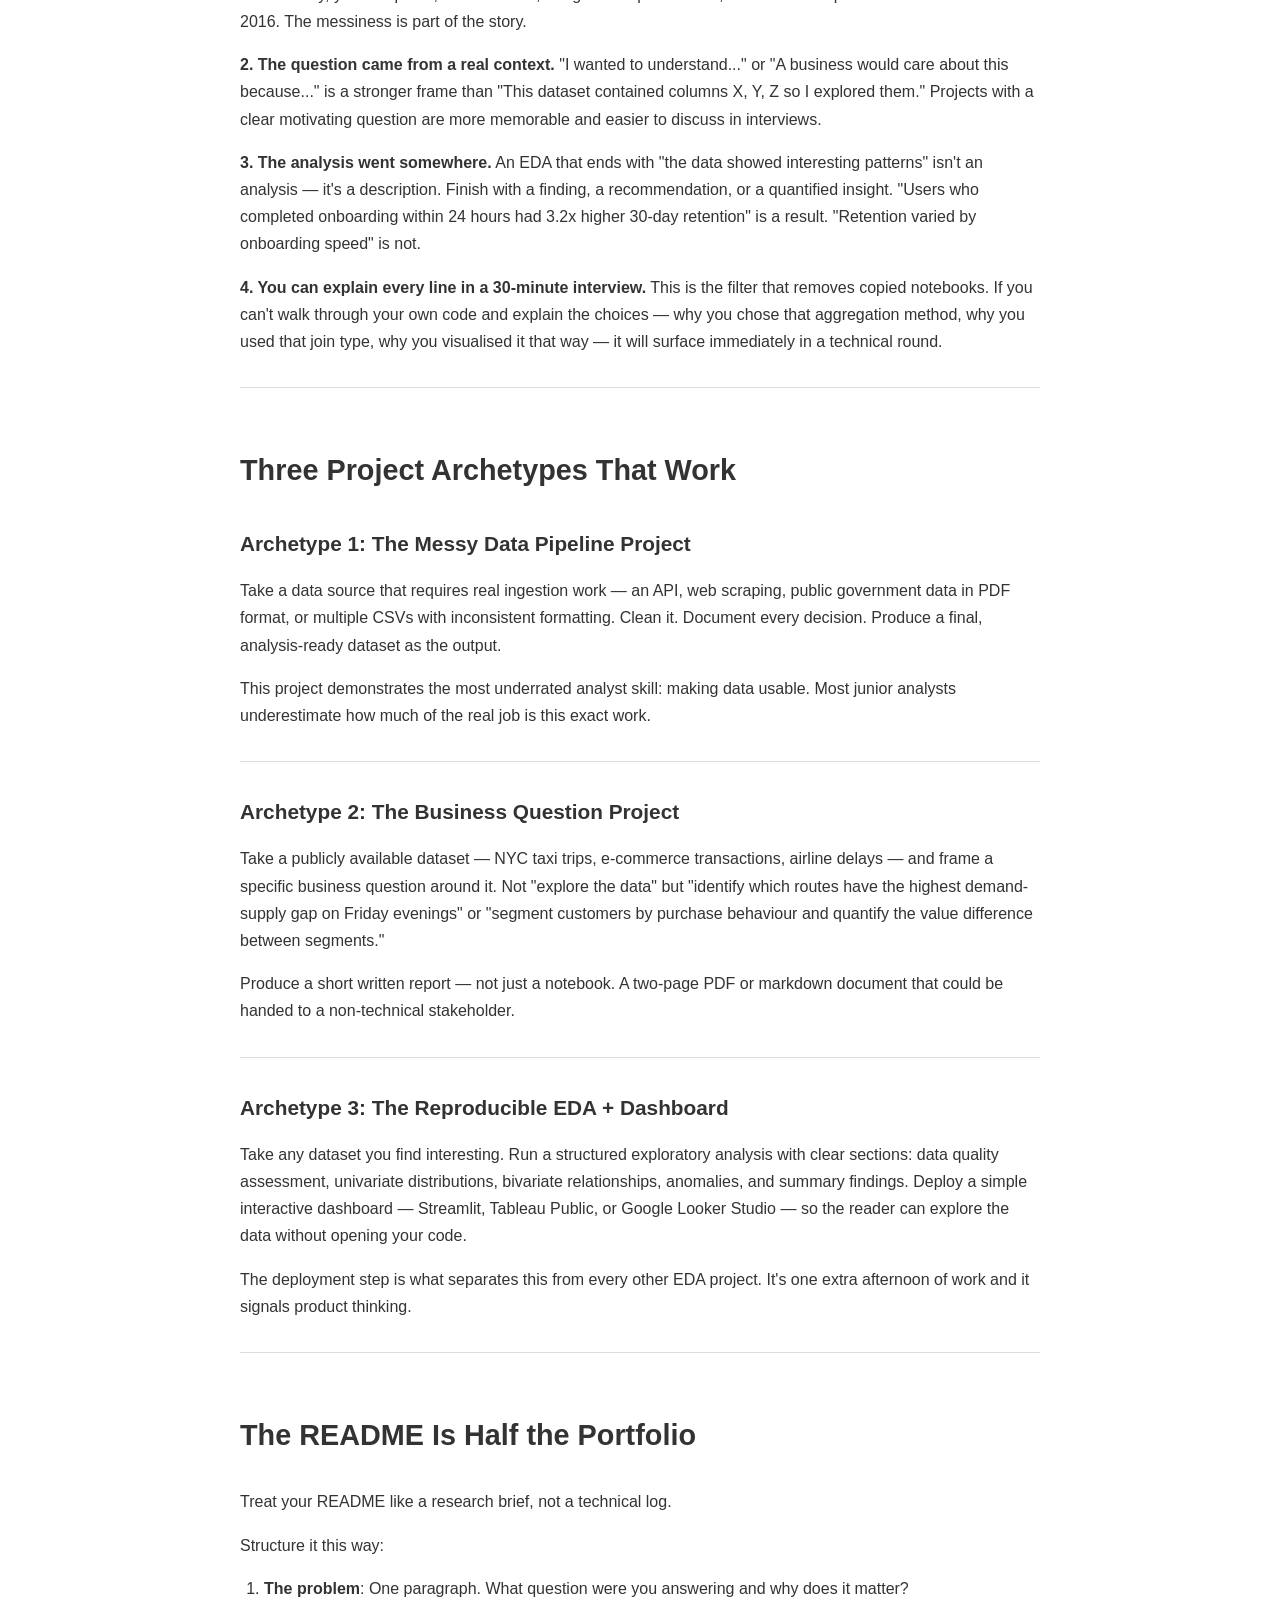
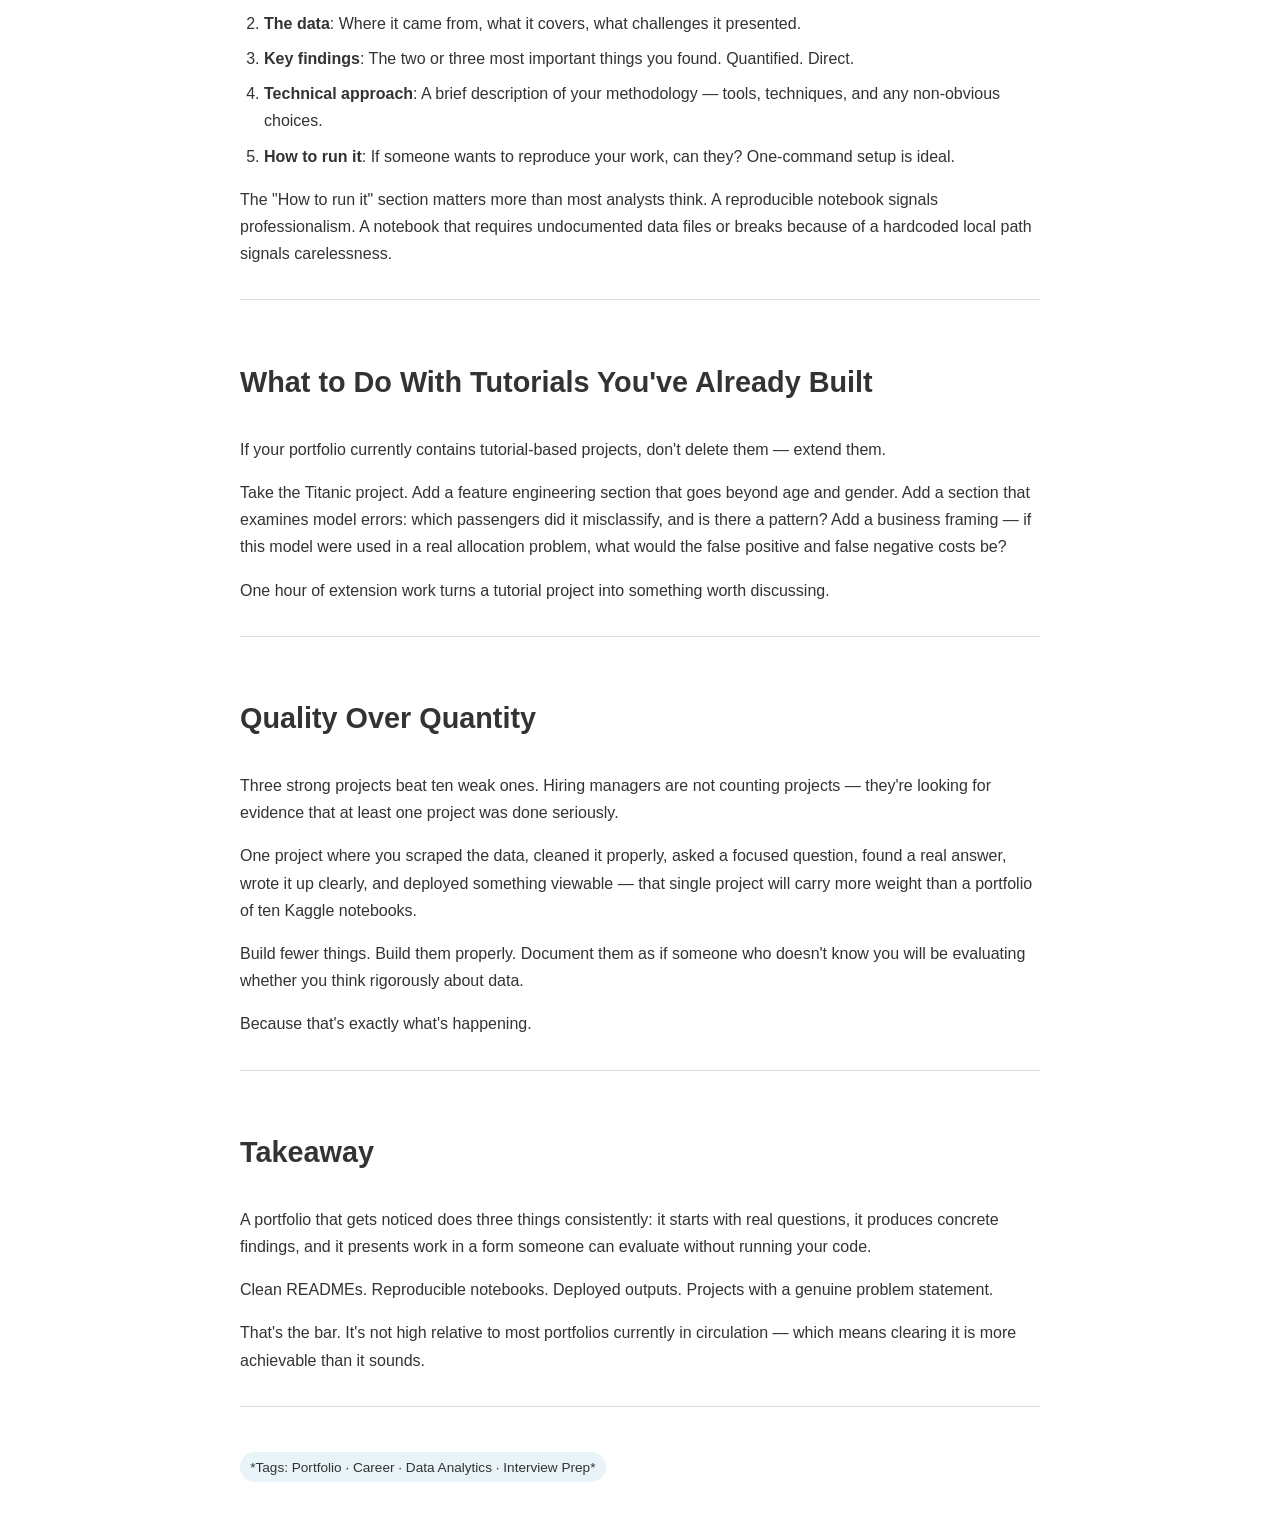
<file: files/building-portfolio-that-gets-noticed.html>
<!DOCTYPE html>
<html lang="en">
<head>
  <meta charset="UTF-8">
  <meta name="viewport" content="width=device-width, initial-scale=1.0">
  <title>Building a Portfolio That Gets Noticed</title>
  <style>
    body {
      font-family: -apple-system, BlinkMacSystemFont, 'Segoe UI', Roboto, Oxygen, Ubuntu, Cantarell, sans-serif;
      line-height: 1.7;
      max-width: 800px;
      margin: 0 auto;
      padding: 40px 24px;
      color: #333;
    }
    h1 {
      font-size: 2.5em;
      margin-bottom: 0.5em;
      font-weight: 700;
    }
    h2 {
      font-size: 1.8em;
      margin-top: 2em;
      margin-bottom: 1em;
      font-weight: 600;
    }
    h3 {
      font-size: 1.3em;
      margin-top: 1.5em;
      margin-bottom: 0.5em;
      font-weight: 600;
    }
    p {
      margin-bottom: 1em;
    }
    hr {
      border: none;
      border-top: 1px solid #ddd;
      margin: 2em 0;
    }
    strong {
      font-weight: 600;
    }
    em {
      font-style: italic;
    }
    ol {
      margin: 1em 0;
      padding-left: 1.5em;
    }
    li {
      margin-bottom: 0.5em;
    }
    ul {
      margin: 1em 0;
      padding-left: 1.5em;
    }
    li {
      margin-bottom: 0.5em;
    }
    .tags {
      background-color: #e8f4f8;
      border-radius: 9999px;
      padding: 0.25em 0.75em;
      display: inline-block;
      font-size: 0.85em;
      margin-bottom: 1em;
    }
  </style>
</head>
<body>
  <h1>Building a Portfolio That Gets Noticed</h1>
  <p><span class="tags">April 2025 · 8 min read · Tags: Portfolio, Career, Data Analytics</span></p>
  <hr>
  <p>Most data analyst portfolios look the same. Titanic survival prediction. Iris classification. A sales dashboard with bar charts. A GitHub repository with a README that says "This project explores..."</p>
  <p>Hiring managers have seen thousands of these. They don't get noticed because they don't demonstrate anything that couldn't be generated by following a tutorial step-by-step.</p>
  <p>Here's what actually differentiates a portfolio — and what a hiring manager is looking for when they spend approximately 90 seconds on your GitHub before moving to the next candidate.</p>
  <hr>
  <h2>The Forgettable Portfolio vs. The Functional One</h2>
  <p>The forgettable portfolio has three characteristics:</p>
  <ul>
    <li>Projects sourced entirely from Kaggle competitions with pre-cleaned datasets</li>
    <li>Analysis that ends at the model accuracy metric without addressing a real question</li>
    <li>READMEs that describe what was done, not what was found or why it matters</li>
  </ul>
  <p>The functional portfolio solves a real problem. The dataset isn't pristine. The question isn't supplied by a course instructor. The output is something a non-analyst could act on.</p>
  <p>That gap — between "I followed the tutorial" and "I solved a real problem" — is what the first portfolio review is actually measuring.</p>
  <hr>
  <h2>What Hiring Managers Actually Look At</h2>
  <p>When a recruiter or hiring manager opens your GitHub, they spend their first 30 seconds on three things:</p>
  <ol>
    <li><strong>The README</strong> — Is there a clear problem statement? Does the first paragraph tell them what you found, not just what you did?</li>
    <li><strong>The code structure</strong> — Is this one 400-line Jupyter notebook with sequential cells, or is there some evidence of thought about organisation?</li>
    <li><strong>The output</strong> — Is there a chart, a table, a dashboard, or a report they can look at without running code?</li>
  </ol>
  <p>Most portfolios fail on all three. Not because the analysis is weak — because the presentation assumes the reader will run the notebook and follow along. They won't.</p>
  <hr>
  <h2>The Project Criteria That Actually Filters Well</h2>
  <p>A project worth including in your portfolio passes all four of these:</p>
  <p><strong>1. The dataset required work to get usable.</strong> Pre-cleaned Kaggle datasets signal you haven't dealt with real data. Ideally, you scraped it, called an API, merged multiple sources, or inherited a spreadsheet someone built in 2016. The messiness is part of the story.</p>
  <p><strong>2. The question came from a real context.</strong> "I wanted to understand..." or "A business would care about this because..." is a stronger frame than "This dataset contained columns X, Y, Z so I explored them." Projects with a clear motivating question are more memorable and easier to discuss in interviews.</p>
  <p><strong>3. The analysis went somewhere.</strong> An EDA that ends with "the data showed interesting patterns" isn't an analysis — it's a description. Finish with a finding, a recommendation, or a quantified insight. "Users who completed onboarding within 24 hours had 3.2x higher 30-day retention" is a result. "Retention varied by onboarding speed" is not.</p>
  <p><strong>4. You can explain every line in a 30-minute interview.</strong> This is the filter that removes copied notebooks. If you can't walk through your own code and explain the choices — why you chose that aggregation method, why you used that join type, why you visualised it that way — it will surface immediately in a technical round.</p>
  <hr>
  <h2>Three Project Archetypes That Work</h2>
  <h3>Archetype 1: The Messy Data Pipeline Project</h3>
  <p>Take a data source that requires real ingestion work — an API, web scraping, public government data in PDF format, or multiple CSVs with inconsistent formatting. Clean it. Document every decision. Produce a final, analysis-ready dataset as the output.</p>
  <p>This project demonstrates the most underrated analyst skill: making data usable. Most junior analysts underestimate how much of the real job is this exact work.</p>
  <hr>
  <h3>Archetype 2: The Business Question Project</h3>
  <p>Take a publicly available dataset — NYC taxi trips, e-commerce transactions, airline delays — and frame a specific business question around it. Not "explore the data" but "identify which routes have the highest demand-supply gap on Friday evenings" or "segment customers by purchase behaviour and quantify the value difference between segments."</p>
  <p>Produce a short written report — not just a notebook. A two-page PDF or markdown document that could be handed to a non-technical stakeholder.</p>
  <hr>
  <h3>Archetype 3: The Reproducible EDA + Dashboard</h3>
  <p>Take any dataset you find interesting. Run a structured exploratory analysis with clear sections: data quality assessment, univariate distributions, bivariate relationships, anomalies, and summary findings. Deploy a simple interactive dashboard — Streamlit, Tableau Public, or Google Looker Studio — so the reader can explore the data without opening your code.</p>
  <p>The deployment step is what separates this from every other EDA project. It's one extra afternoon of work and it signals product thinking.</p>
  <hr>
  <h2>The README Is Half the Portfolio</h2>
  <p>Treat your README like a research brief, not a technical log.</p>
  <p>Structure it this way:</p>
  <ol>
    <li><strong>The problem</strong>: One paragraph. What question were you answering and why does it matter?</li>
    <li><strong>The data</strong>: Where it came from, what it covers, what challenges it presented.</li>
    <li><strong>Key findings</strong>: The two or three most important things you found. Quantified. Direct.</li>
    <li><strong>Technical approach</strong>: A brief description of your methodology — tools, techniques, and any non-obvious choices.</li>
    <li><strong>How to run it</strong>: If someone wants to reproduce your work, can they? One-command setup is ideal.</li>
  </ol>
  <p>The "How to run it" section matters more than most analysts think. A reproducible notebook signals professionalism. A notebook that requires undocumented data files or breaks because of a hardcoded local path signals carelessness.</p>
  <hr>
  <h2>What to Do With Tutorials You've Already Built</h2>
  <p>If your portfolio currently contains tutorial-based projects, don't delete them — extend them.</p>
  <p>Take the Titanic project. Add a feature engineering section that goes beyond age and gender. Add a section that examines model errors: which passengers did it misclassify, and is there a pattern? Add a business framing — if this model were used in a real allocation problem, what would the false positive and false negative costs be?</p>
  <p>One hour of extension work turns a tutorial project into something worth discussing.</p>
  <hr>
  <h2>Quality Over Quantity</h2>
  <p>Three strong projects beat ten weak ones. Hiring managers are not counting projects — they're looking for evidence that at least one project was done seriously.</p>
  <p>One project where you scraped the data, cleaned it properly, asked a focused question, found a real answer, wrote it up clearly, and deployed something viewable — that single project will carry more weight than a portfolio of ten Kaggle notebooks.</p>
  <p>Build fewer things. Build them properly. Document them as if someone who doesn't know you will be evaluating whether you think rigorously about data.</p>
  <p>Because that's exactly what's happening.</p>
  <hr>
  <h2>Takeaway</h2>
  <p>A portfolio that gets noticed does three things consistently: it starts with real questions, it produces concrete findings, and it presents work in a form someone can evaluate without running your code.</p>
  <p>Clean READMEs. Reproducible notebooks. Deployed outputs. Projects with a genuine problem statement.</p>
  <p>That's the bar. It's not high relative to most portfolios currently in circulation — which means clearing it is more achievable than it sounds.</p>
  <hr>
  <p class="tags">*Tags: Portfolio · Career · Data Analytics · Interview Prep*</p>
</body>
</html>
</file>
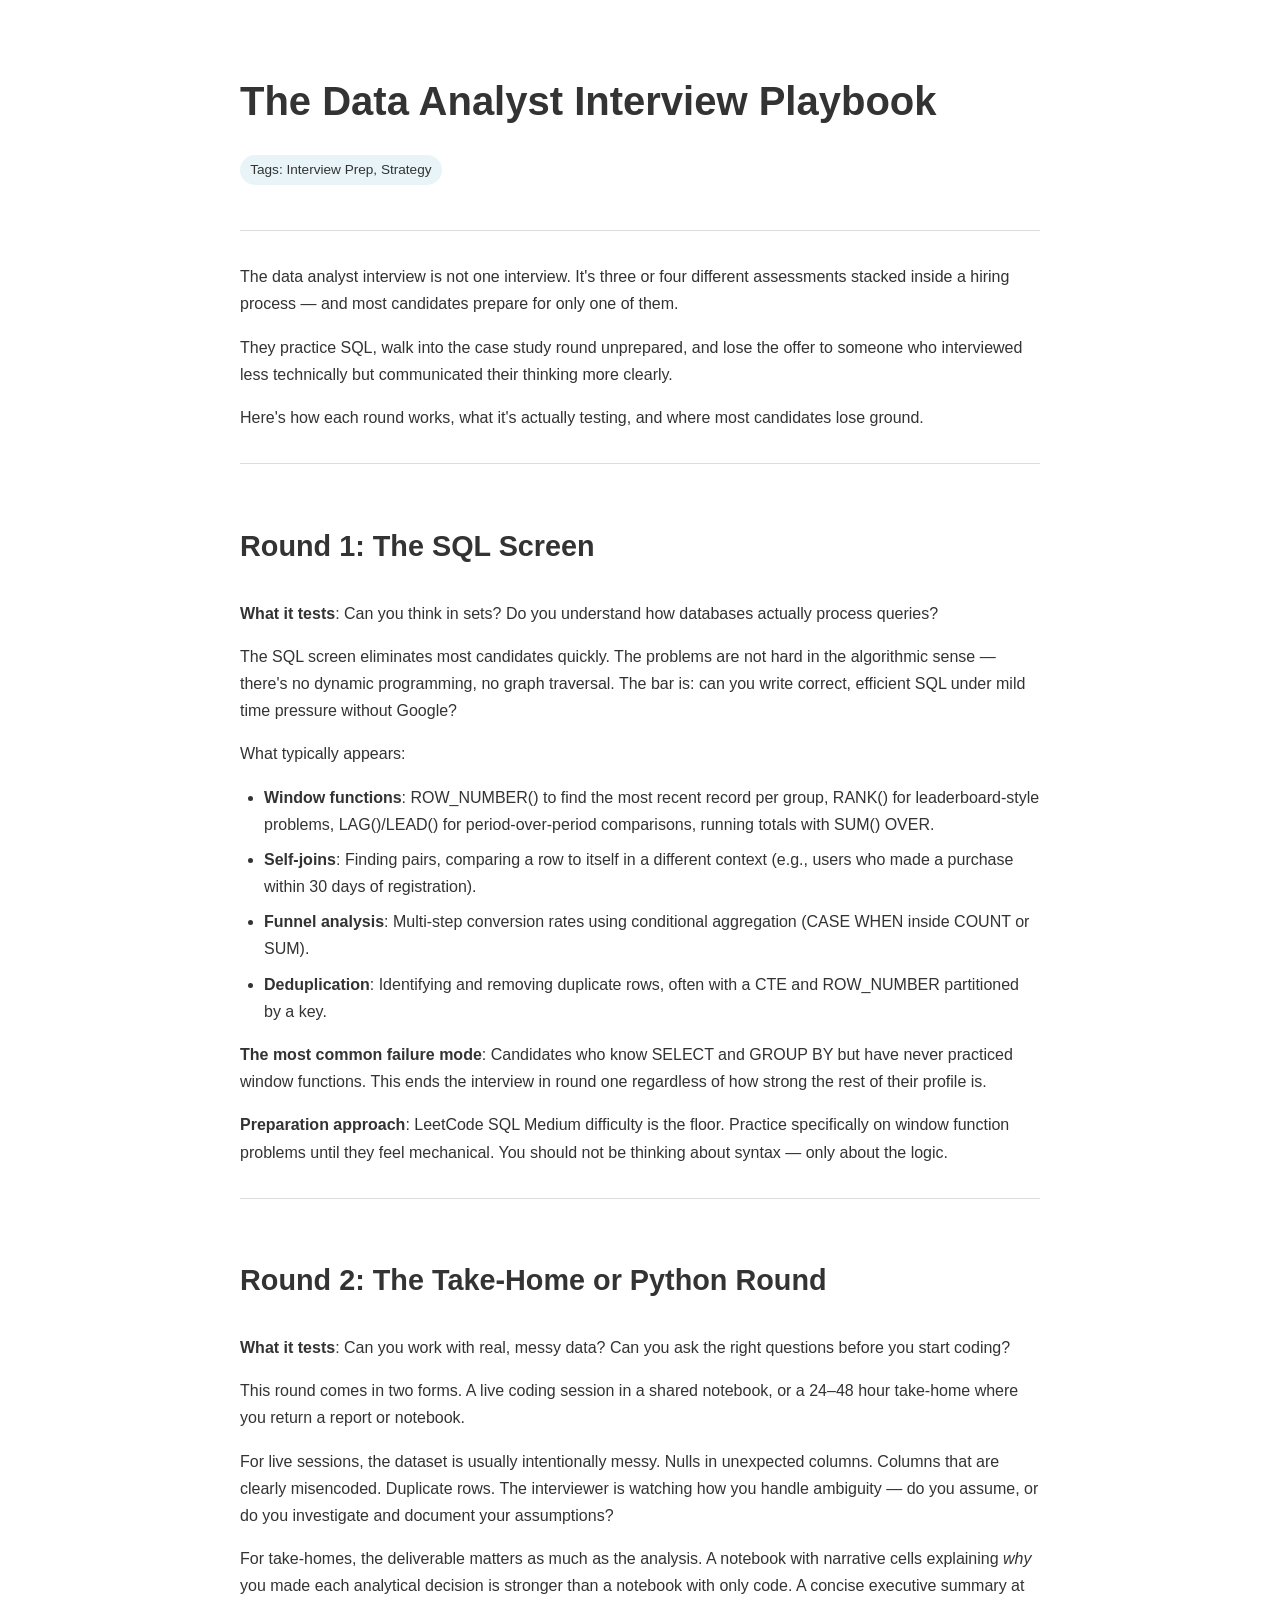
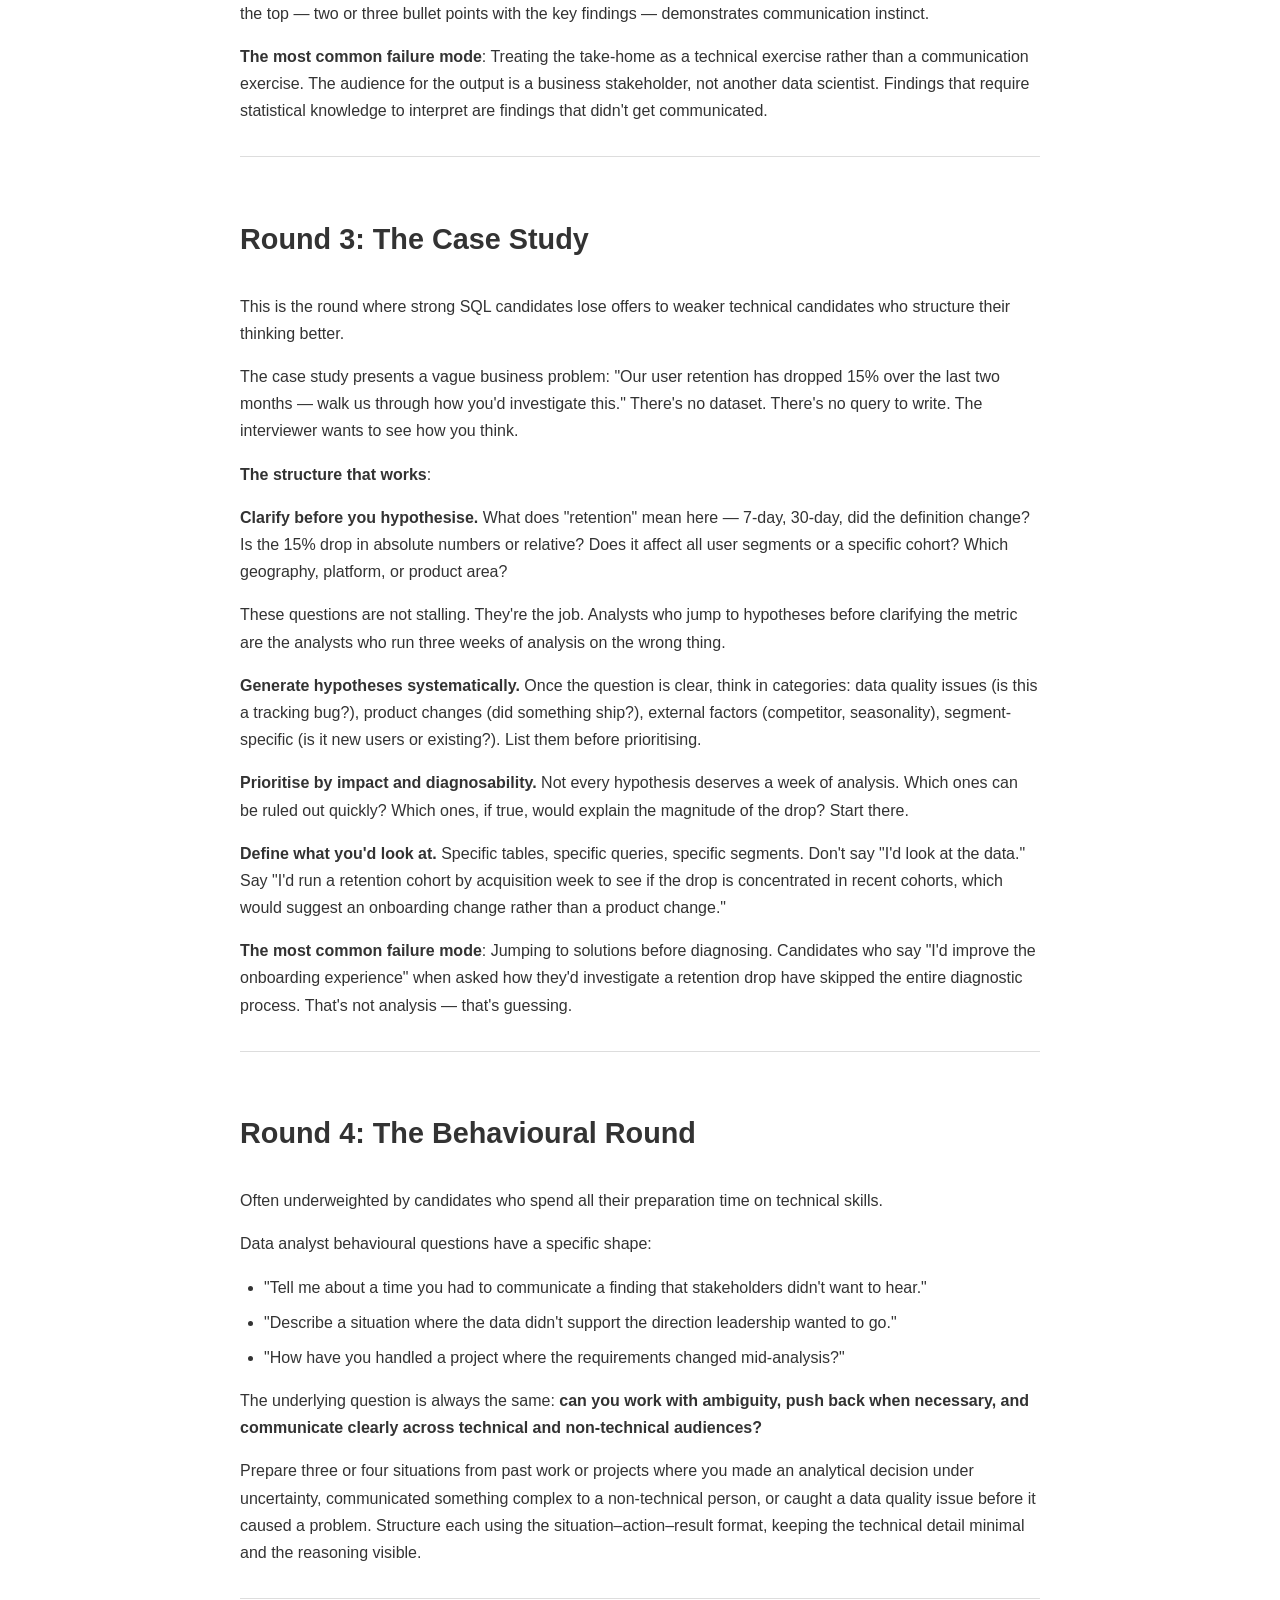
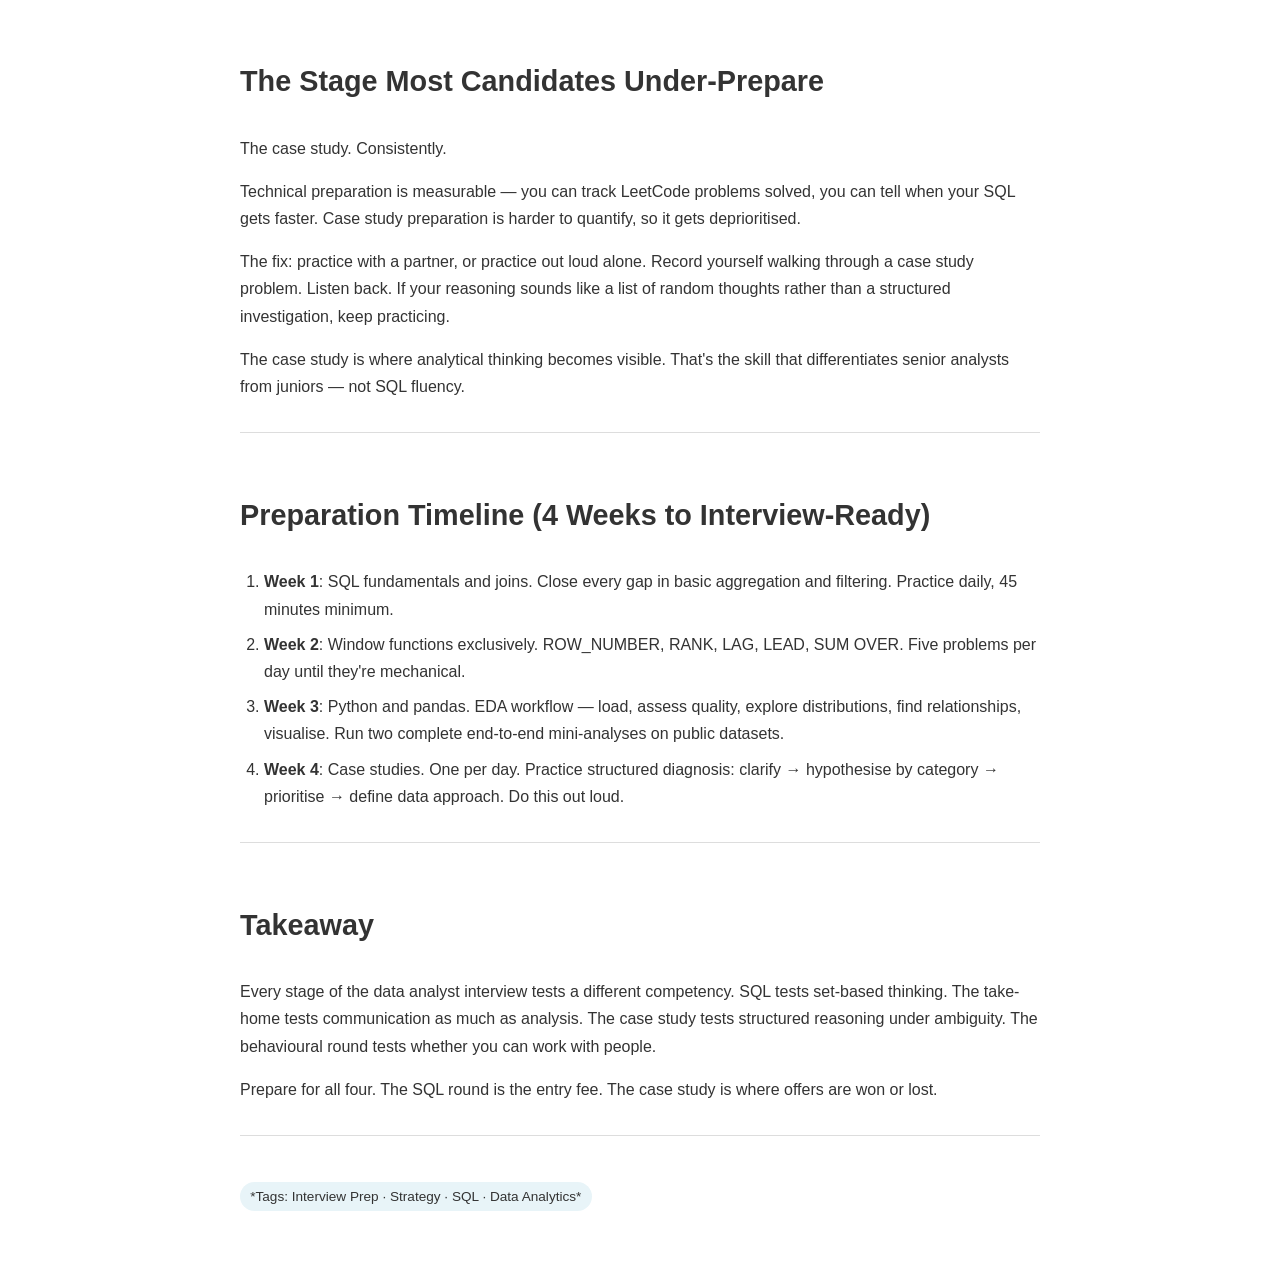
<file: files/data-analyst-interview-playbook.html>
<!DOCTYPE html>
<html lang="en">
<head>
  <meta charset="UTF-8">
  <meta name="viewport" content="width=device-width, initial-scale=1.0">
  <title>The Data Analyst Interview Playbook</title>
  <style>
    body {
      font-family: -apple-system, BlinkMacSystemFont, 'Segoe UI', Roboto, Oxygen, Ubuntu, Cantarell, sans-serif;
      line-height: 1.7;
      max-width: 800px;
      margin: 0 auto;
      padding: 40px 24px;
      color: #333;
    }
    h1 {
      font-size: 2.5em;
      margin-bottom: 0.5em;
      font-weight: 700;
    }
    h2 {
      font-size: 1.8em;
      margin-top: 2em;
      margin-bottom: 1em;
      font-weight: 600;
    }
    h3 {
      font-size: 1.3em;
      margin-top: 1.5em;
      margin-bottom: 0.5em;
      font-weight: 600;
    }
    p {
      margin-bottom: 1em;
    }
    hr {
      border: none;
      border-top: 1px solid #ddd;
      margin: 2em 0;
    }
    strong {
      font-weight: 600;
    }
    em {
      font-style: italic;
    }
    ol {
      margin: 1em 0;
      padding-left: 1.5em;
    }
    li {
      margin-bottom: 0.5em;
    }
    ul {
      margin: 1em 0;
      padding-left: 1.5em;
    }
    li {
      margin-bottom: 0.5em;
    }
    .tags {
      background-color: #e8f4f8;
      border-radius: 9999px;
      padding: 0.25em 0.75em;
      display: inline-block;
      font-size: 0.85em;
      margin-bottom: 1em;
    }
  </style>
</head>
<body>
  <h1>The Data Analyst Interview Playbook</h1>
  <p><span class="tags">Tags: Interview Prep, Strategy</span></p>
  <hr>
  <p>The data analyst interview is not one interview. It's three or four different assessments stacked inside a hiring process — and most candidates prepare for only one of them.</p>
  <p>They practice SQL, walk into the case study round unprepared, and lose the offer to someone who interviewed less technically but communicated their thinking more clearly.</p>
  <p>Here's how each round works, what it's actually testing, and where most candidates lose ground.</p>
  <hr>
  <h2>Round 1: The SQL Screen</h2>
  <p><strong>What it tests</strong>: Can you think in sets? Do you understand how databases actually process queries?</p>
  <p>The SQL screen eliminates most candidates quickly. The problems are not hard in the algorithmic sense — there's no dynamic programming, no graph traversal. The bar is: can you write correct, efficient SQL under mild time pressure without Google?</p>
  <p>What typically appears:</p>
  <ul>
    <li><strong>Window functions</strong>: ROW_NUMBER() to find the most recent record per group, RANK() for leaderboard-style problems, LAG()/LEAD() for period-over-period comparisons, running totals with SUM() OVER.</li>
    <li><strong>Self-joins</strong>: Finding pairs, comparing a row to itself in a different context (e.g., users who made a purchase within 30 days of registration).</li>
    <li><strong>Funnel analysis</strong>: Multi-step conversion rates using conditional aggregation (CASE WHEN inside COUNT or SUM).</li>
    <li><strong>Deduplication</strong>: Identifying and removing duplicate rows, often with a CTE and ROW_NUMBER partitioned by a key.</li>
  </ul>
  <p><strong>The most common failure mode</strong>: Candidates who know SELECT and GROUP BY but have never practiced window functions. This ends the interview in round one regardless of how strong the rest of their profile is.</p>
  <p><strong>Preparation approach</strong>: LeetCode SQL Medium difficulty is the floor. Practice specifically on window function problems until they feel mechanical. You should not be thinking about syntax — only about the logic.</p>
  <hr>
  <h2>Round 2: The Take-Home or Python Round</h2>
  <p><strong>What it tests</strong>: Can you work with real, messy data? Can you ask the right questions before you start coding?</p>
  <p>This round comes in two forms. A live coding session in a shared notebook, or a 24–48 hour take-home where you return a report or notebook.</p>
  <p>For live sessions, the dataset is usually intentionally messy. Nulls in unexpected columns. Columns that are clearly misencoded. Duplicate rows. The interviewer is watching how you handle ambiguity — do you assume, or do you investigate and document your assumptions?</p>
  <p>For take-homes, the deliverable matters as much as the analysis. A notebook with narrative cells explaining <em>why</em> you made each analytical decision is stronger than a notebook with only code. A concise executive summary at the top — two or three bullet points with the key findings — demonstrates communication instinct.</p>
  <p><strong>The most common failure mode</strong>: Treating the take-home as a technical exercise rather than a communication exercise. The audience for the output is a business stakeholder, not another data scientist. Findings that require statistical knowledge to interpret are findings that didn't get communicated.</p>
  <hr>
  <h2>Round 3: The Case Study</h2>
  <p>This is the round where strong SQL candidates lose offers to weaker technical candidates who structure their thinking better.</p>
  <p>The case study presents a vague business problem: "Our user retention has dropped 15% over the last two months — walk us through how you'd investigate this." There's no dataset. There's no query to write. The interviewer wants to see how you think.</p>
  <p><strong>The structure that works</strong>:</p>
  <p><strong>Clarify before you hypothesise.</strong> What does "retention" mean here — 7-day, 30-day, did the definition change? Is the 15% drop in absolute numbers or relative? Does it affect all user segments or a specific cohort? Which geography, platform, or product area?</p>
  <p>These questions are not stalling. They're the job. Analysts who jump to hypotheses before clarifying the metric are the analysts who run three weeks of analysis on the wrong thing.</p>
  <p><strong>Generate hypotheses systematically.</strong> Once the question is clear, think in categories: data quality issues (is this a tracking bug?), product changes (did something ship?), external factors (competitor, seasonality), segment-specific (is it new users or existing?). List them before prioritising.</p>
  <p><strong>Prioritise by impact and diagnosability.</strong> Not every hypothesis deserves a week of analysis. Which ones can be ruled out quickly? Which ones, if true, would explain the magnitude of the drop? Start there.</p>
  <p><strong>Define what you'd look at.</strong> Specific tables, specific queries, specific segments. Don't say "I'd look at the data." Say "I'd run a retention cohort by acquisition week to see if the drop is concentrated in recent cohorts, which would suggest an onboarding change rather than a product change."</p>
  <p><strong>The most common failure mode</strong>: Jumping to solutions before diagnosing. Candidates who say "I'd improve the onboarding experience" when asked how they'd investigate a retention drop have skipped the entire diagnostic process. That's not analysis — that's guessing.</p>
  <hr>
  <h2>Round 4: The Behavioural Round</h2>
  <p>Often underweighted by candidates who spend all their preparation time on technical skills.</p>
  <p>Data analyst behavioural questions have a specific shape:</p>
  <ul>
    <li>"Tell me about a time you had to communicate a finding that stakeholders didn't want to hear."</li>
    <li>"Describe a situation where the data didn't support the direction leadership wanted to go."</li>
    <li>"How have you handled a project where the requirements changed mid-analysis?"</li>
  </ul>
  <p>The underlying question is always the same: <strong>can you work with ambiguity, push back when necessary, and communicate clearly across technical and non-technical audiences?</strong></p>
  <p>Prepare three or four situations from past work or projects where you made an analytical decision under uncertainty, communicated something complex to a non-technical person, or caught a data quality issue before it caused a problem. Structure each using the situation–action–result format, keeping the technical detail minimal and the reasoning visible.</p>
  <hr>
  <h2>The Stage Most Candidates Under-Prepare</h2>
  <p>The case study. Consistently.</p>
  <p>Technical preparation is measurable — you can track LeetCode problems solved, you can tell when your SQL gets faster. Case study preparation is harder to quantify, so it gets deprioritised.</p>
  <p>The fix: practice with a partner, or practice out loud alone. Record yourself walking through a case study problem. Listen back. If your reasoning sounds like a list of random thoughts rather than a structured investigation, keep practicing.</p>
  <p>The case study is where analytical thinking becomes visible. That's the skill that differentiates senior analysts from juniors — not SQL fluency.</p>
  <hr>
  <h2>Preparation Timeline (4 Weeks to Interview-Ready)</h2>
  <ol>
    <li><strong>Week 1</strong>: SQL fundamentals and joins. Close every gap in basic aggregation and filtering. Practice daily, 45 minutes minimum.</li>
    <li><strong>Week 2</strong>: Window functions exclusively. ROW_NUMBER, RANK, LAG, LEAD, SUM OVER. Five problems per day until they're mechanical.</li>
    <li><strong>Week 3</strong>: Python and pandas. EDA workflow — load, assess quality, explore distributions, find relationships, visualise. Run two complete end-to-end mini-analyses on public datasets.</li>
    <li><strong>Week 4</strong>: Case studies. One per day. Practice structured diagnosis: clarify → hypothesise by category → prioritise → define data approach. Do this out loud.</li>
  </ol>
  <hr>
  <h2>Takeaway</h2>
  <p>Every stage of the data analyst interview tests a different competency. SQL tests set-based thinking. The take-home tests communication as much as analysis. The case study tests structured reasoning under ambiguity. The behavioural round tests whether you can work with people.</p>
  <p>Prepare for all four. The SQL round is the entry fee. The case study is where offers are won or lost.</p>
  <hr>
  <p class="tags">*Tags: Interview Prep · Strategy · SQL · Data Analytics*</p>
</body>
</html>
</file>
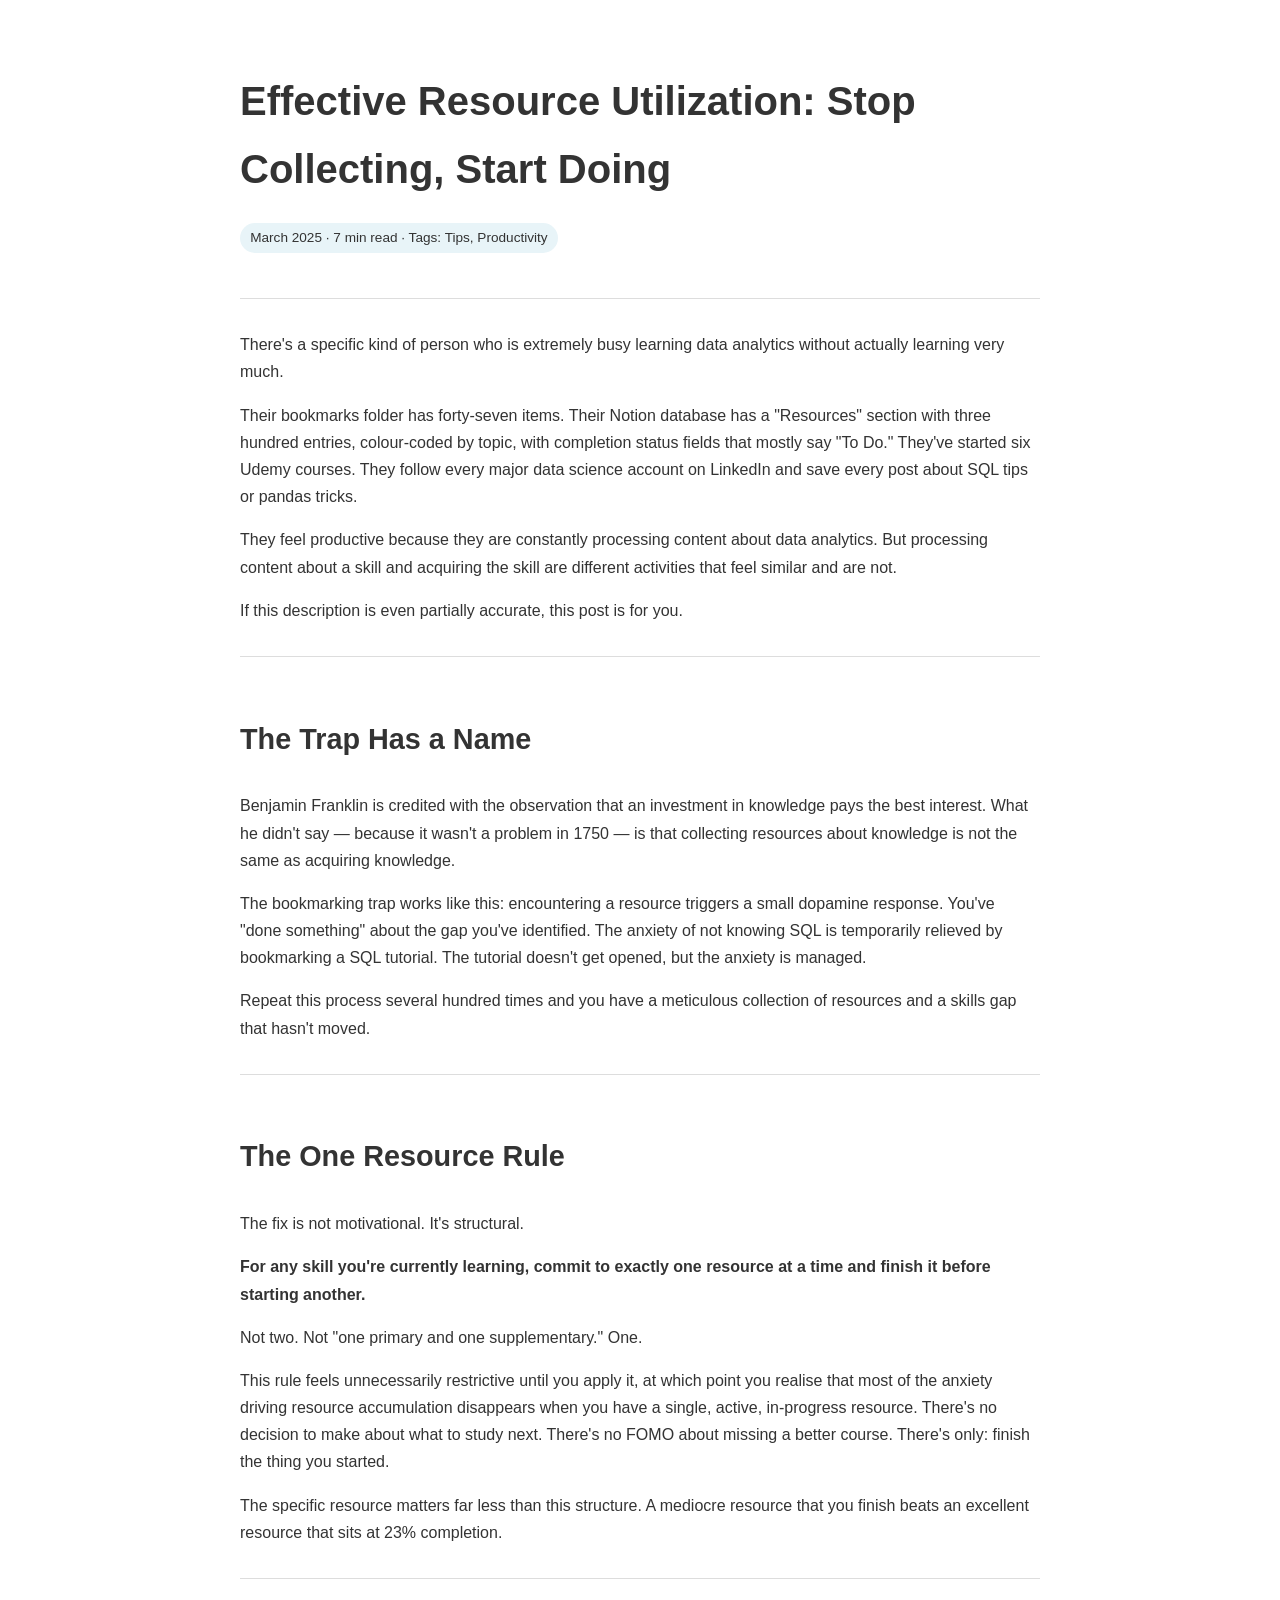
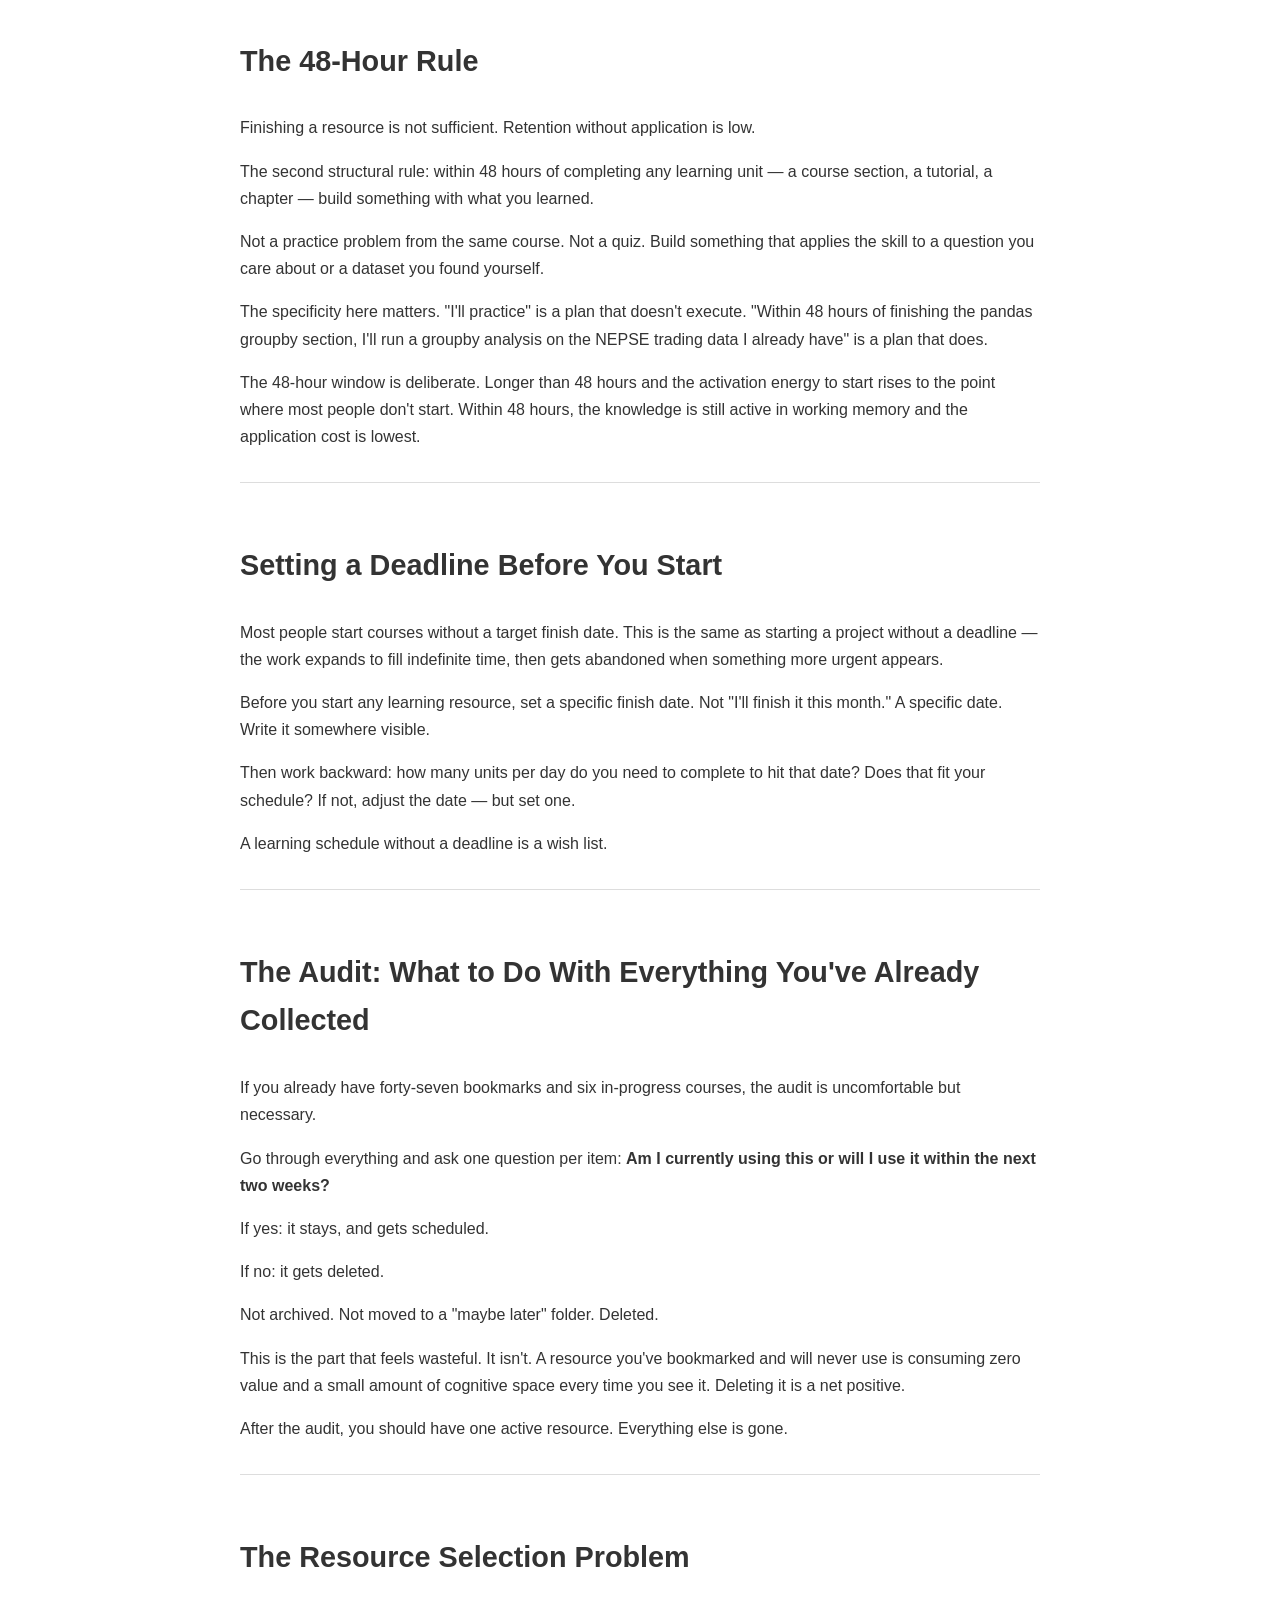
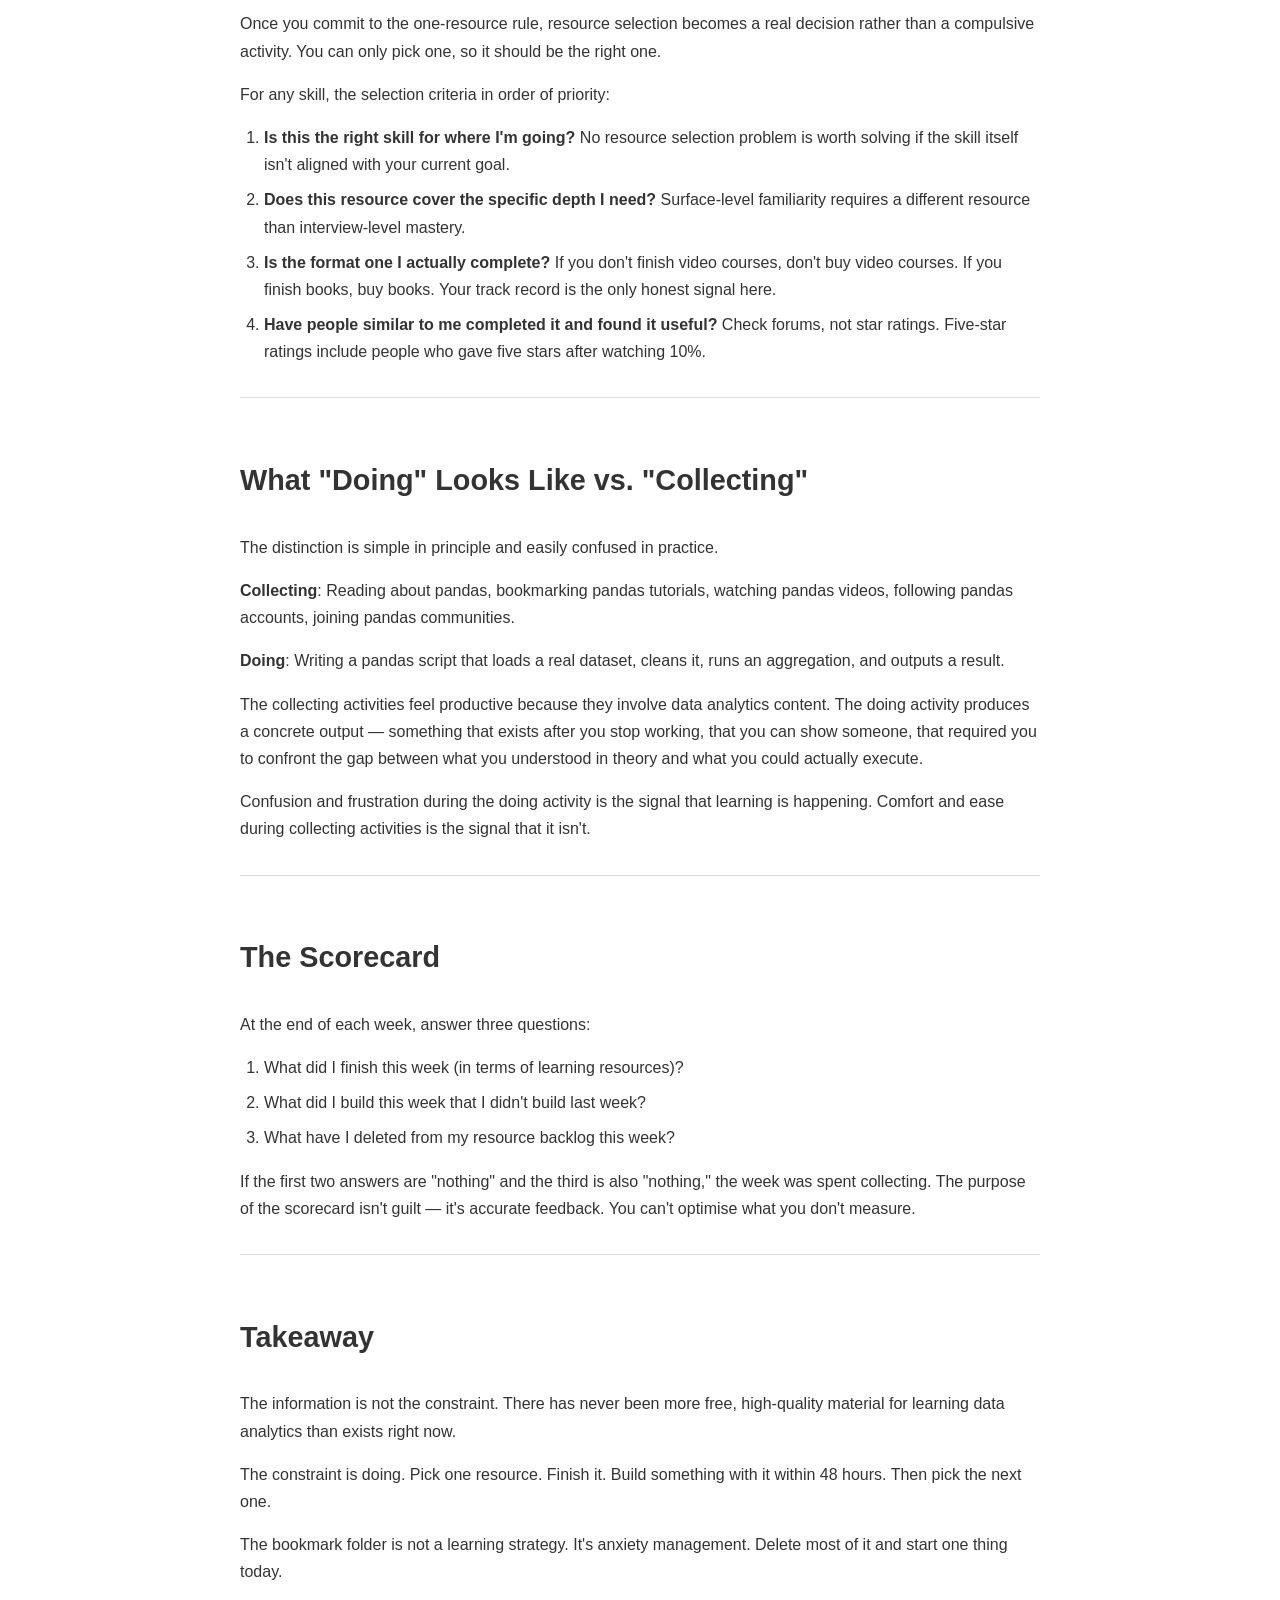
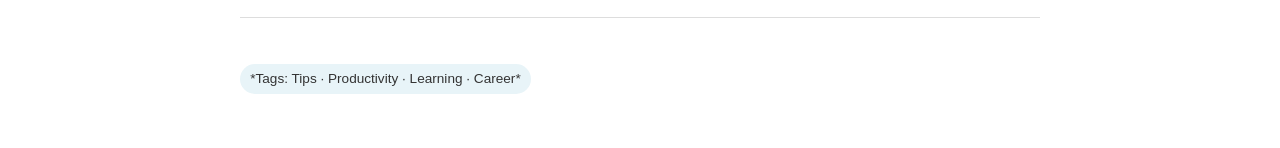
<file: files/effective-resource-utilization-stop-collecting.html>
<!DOCTYPE html>
<html lang="en">
<head>
  <meta charset="UTF-8">
  <meta name="viewport" content="width=device-width, initial-scale=1.0">
  <title>Effective Resource Utilization: Stop Collecting, Start Doing</title>
  <style>
    body {
      font-family: -apple-system, BlinkMacSystemFont, 'Segoe UI', Roboto, Oxygen, Ubuntu, Cantarell, sans-serif;
      line-height: 1.7;
      max-width: 800px;
      margin: 0 auto;
      padding: 40px 24px;
      color: #333;
    }
    h1 {
      font-size: 2.5em;
      margin-bottom: 0.5em;
      font-weight: 700;
    }
    h2 {
      font-size: 1.8em;
      margin-top: 2em;
      margin-bottom: 1em;
      font-weight: 600;
    }
    h3 {
      font-size: 1.3em;
      margin-top: 1.5em;
      margin-bottom: 0.5em;
      font-weight: 600;
    }
    p {
      margin-bottom: 1em;
    }
    hr {
      border: none;
      border-top: 1px solid #ddd;
      margin: 2em 0;
    }
    strong {
      font-weight: 600;
    }
    em {
      font-style: italic;
    }
    ol {
      margin: 1em 0;
      padding-left: 1.5em;
    }
    li {
      margin-bottom: 0.5em;
    }
    ul {
      margin: 1em 0;
      padding-left: 1.5em;
    }
    li {
      margin-bottom: 0.5em;
    }
    .tags {
      background-color: #e8f4f8;
      border-radius: 9999px;
      padding: 0.25em 0.75em;
      display: inline-block;
      font-size: 0.85em;
      margin-bottom: 1em;
    }
  </style>
</head>
<body>
  <h1>Effective Resource Utilization: Stop Collecting, Start Doing</h1>
  <p><span class="tags">March 2025 · 7 min read · Tags: Tips, Productivity</span></p>
  <hr>
  <p>There's a specific kind of person who is extremely busy learning data analytics without actually learning very much.</p>
  <p>Their bookmarks folder has forty-seven items. Their Notion database has a "Resources" section with three hundred entries, colour-coded by topic, with completion status fields that mostly say "To Do." They've started six Udemy courses. They follow every major data science account on LinkedIn and save every post about SQL tips or pandas tricks.</p>
  <p>They feel productive because they are constantly processing content about data analytics. But processing content about a skill and acquiring the skill are different activities that feel similar and are not.</p>
  <p>If this description is even partially accurate, this post is for you.</p>
  <hr>
  <h2>The Trap Has a Name</h2>
  <p>Benjamin Franklin is credited with the observation that an investment in knowledge pays the best interest. What he didn't say — because it wasn't a problem in 1750 — is that collecting resources about knowledge is not the same as acquiring knowledge.</p>
  <p>The bookmarking trap works like this: encountering a resource triggers a small dopamine response. You've "done something" about the gap you've identified. The anxiety of not knowing SQL is temporarily relieved by bookmarking a SQL tutorial. The tutorial doesn't get opened, but the anxiety is managed.</p>
  <p>Repeat this process several hundred times and you have a meticulous collection of resources and a skills gap that hasn't moved.</p>
  <hr>
  <h2>The One Resource Rule</h2>
  <p>The fix is not motivational. It's structural.</p>
  <p><strong>For any skill you're currently learning, commit to exactly one resource at a time and finish it before starting another.</strong></p>
  <p>Not two. Not "one primary and one supplementary." One.</p>
  <p>This rule feels unnecessarily restrictive until you apply it, at which point you realise that most of the anxiety driving resource accumulation disappears when you have a single, active, in-progress resource. There's no decision to make about what to study next. There's no FOMO about missing a better course. There's only: finish the thing you started.</p>
  <p>The specific resource matters far less than this structure. A mediocre resource that you finish beats an excellent resource that sits at 23% completion.</p>
  <hr>
  <h2>The 48-Hour Rule</h2>
  <p>Finishing a resource is not sufficient. Retention without application is low.</p>
  <p>The second structural rule: within 48 hours of completing any learning unit — a course section, a tutorial, a chapter — build something with what you learned.</p>
  <p>Not a practice problem from the same course. Not a quiz. Build something that applies the skill to a question you care about or a dataset you found yourself.</p>
  <p>The specificity here matters. "I'll practice" is a plan that doesn't execute. "Within 48 hours of finishing the pandas groupby section, I'll run a groupby analysis on the NEPSE trading data I already have" is a plan that does.</p>
  <p>The 48-hour window is deliberate. Longer than 48 hours and the activation energy to start rises to the point where most people don't start. Within 48 hours, the knowledge is still active in working memory and the application cost is lowest.</p>
  <hr>
  <h2>Setting a Deadline Before You Start</h2>
  <p>Most people start courses without a target finish date. This is the same as starting a project without a deadline — the work expands to fill indefinite time, then gets abandoned when something more urgent appears.</p>
  <p>Before you start any learning resource, set a specific finish date. Not "I'll finish it this month." A specific date. Write it somewhere visible.</p>
  <p>Then work backward: how many units per day do you need to complete to hit that date? Does that fit your schedule? If not, adjust the date — but set one.</p>
  <p>A learning schedule without a deadline is a wish list.</p>
  <hr>
  <h2>The Audit: What to Do With Everything You've Already Collected</h2>
  <p>If you already have forty-seven bookmarks and six in-progress courses, the audit is uncomfortable but necessary.</p>
  <p>Go through everything and ask one question per item: <strong>Am I currently using this or will I use it within the next two weeks?</strong></p>
  <p>If yes: it stays, and gets scheduled.</p>
  <p>If no: it gets deleted.</p>
  <p>Not archived. Not moved to a "maybe later" folder. Deleted.</p>
  <p>This is the part that feels wasteful. It isn't. A resource you've bookmarked and will never use is consuming zero value and a small amount of cognitive space every time you see it. Deleting it is a net positive.</p>
  <p>After the audit, you should have one active resource. Everything else is gone.</p>
  <hr>
  <h2>The Resource Selection Problem</h2>
  <p>Once you commit to the one-resource rule, resource selection becomes a real decision rather than a compulsive activity. You can only pick one, so it should be the right one.</p>
  <p>For any skill, the selection criteria in order of priority:</p>
  <ol>
    <li><strong>Is this the right skill for where I'm going?</strong> No resource selection problem is worth solving if the skill itself isn't aligned with your current goal.</li>
    <li><strong>Does this resource cover the specific depth I need?</strong> Surface-level familiarity requires a different resource than interview-level mastery.</li>
    <li><strong>Is the format one I actually complete?</strong> If you don't finish video courses, don't buy video courses. If you finish books, buy books. Your track record is the only honest signal here.</li>
    <li><strong>Have people similar to me completed it and found it useful?</strong> Check forums, not star ratings. Five-star ratings include people who gave five stars after watching 10%.</li>
  </ol>
  <hr>
  <h2>What "Doing" Looks Like vs. "Collecting"</h2>
  <p>The distinction is simple in principle and easily confused in practice.</p>
  <p><strong>Collecting</strong>: Reading about pandas, bookmarking pandas tutorials, watching pandas videos, following pandas accounts, joining pandas communities.</p>
  <p><strong>Doing</strong>: Writing a pandas script that loads a real dataset, cleans it, runs an aggregation, and outputs a result.</p>
  <p>The collecting activities feel productive because they involve data analytics content. The doing activity produces a concrete output — something that exists after you stop working, that you can show someone, that required you to confront the gap between what you understood in theory and what you could actually execute.</p>
  <p>Confusion and frustration during the doing activity is the signal that learning is happening. Comfort and ease during collecting activities is the signal that it isn't.</p>
  <hr>
  <h2>The Scorecard</h2>
  <p>At the end of each week, answer three questions:</p>
  <ol>
    <li>What did I finish this week (in terms of learning resources)?</li>
    <li>What did I build this week that I didn't build last week?</li>
    <li>What have I deleted from my resource backlog this week?</li>
  </ol>
  <p>If the first two answers are "nothing" and the third is also "nothing," the week was spent collecting. The purpose of the scorecard isn't guilt — it's accurate feedback. You can't optimise what you don't measure.</p>
  <hr>
  <h2>Takeaway</h2>
  <p>The information is not the constraint. There has never been more free, high-quality material for learning data analytics than exists right now.</p>
  <p>The constraint is doing. Pick one resource. Finish it. Build something with it within 48 hours. Then pick the next one.</p>
  <p>The bookmark folder is not a learning strategy. It's anxiety management. Delete most of it and start one thing today.</p>
  <hr>
  <p class="tags">*Tags: Tips · Productivity · Learning · Career*</p>
</body>
</html>
</file>
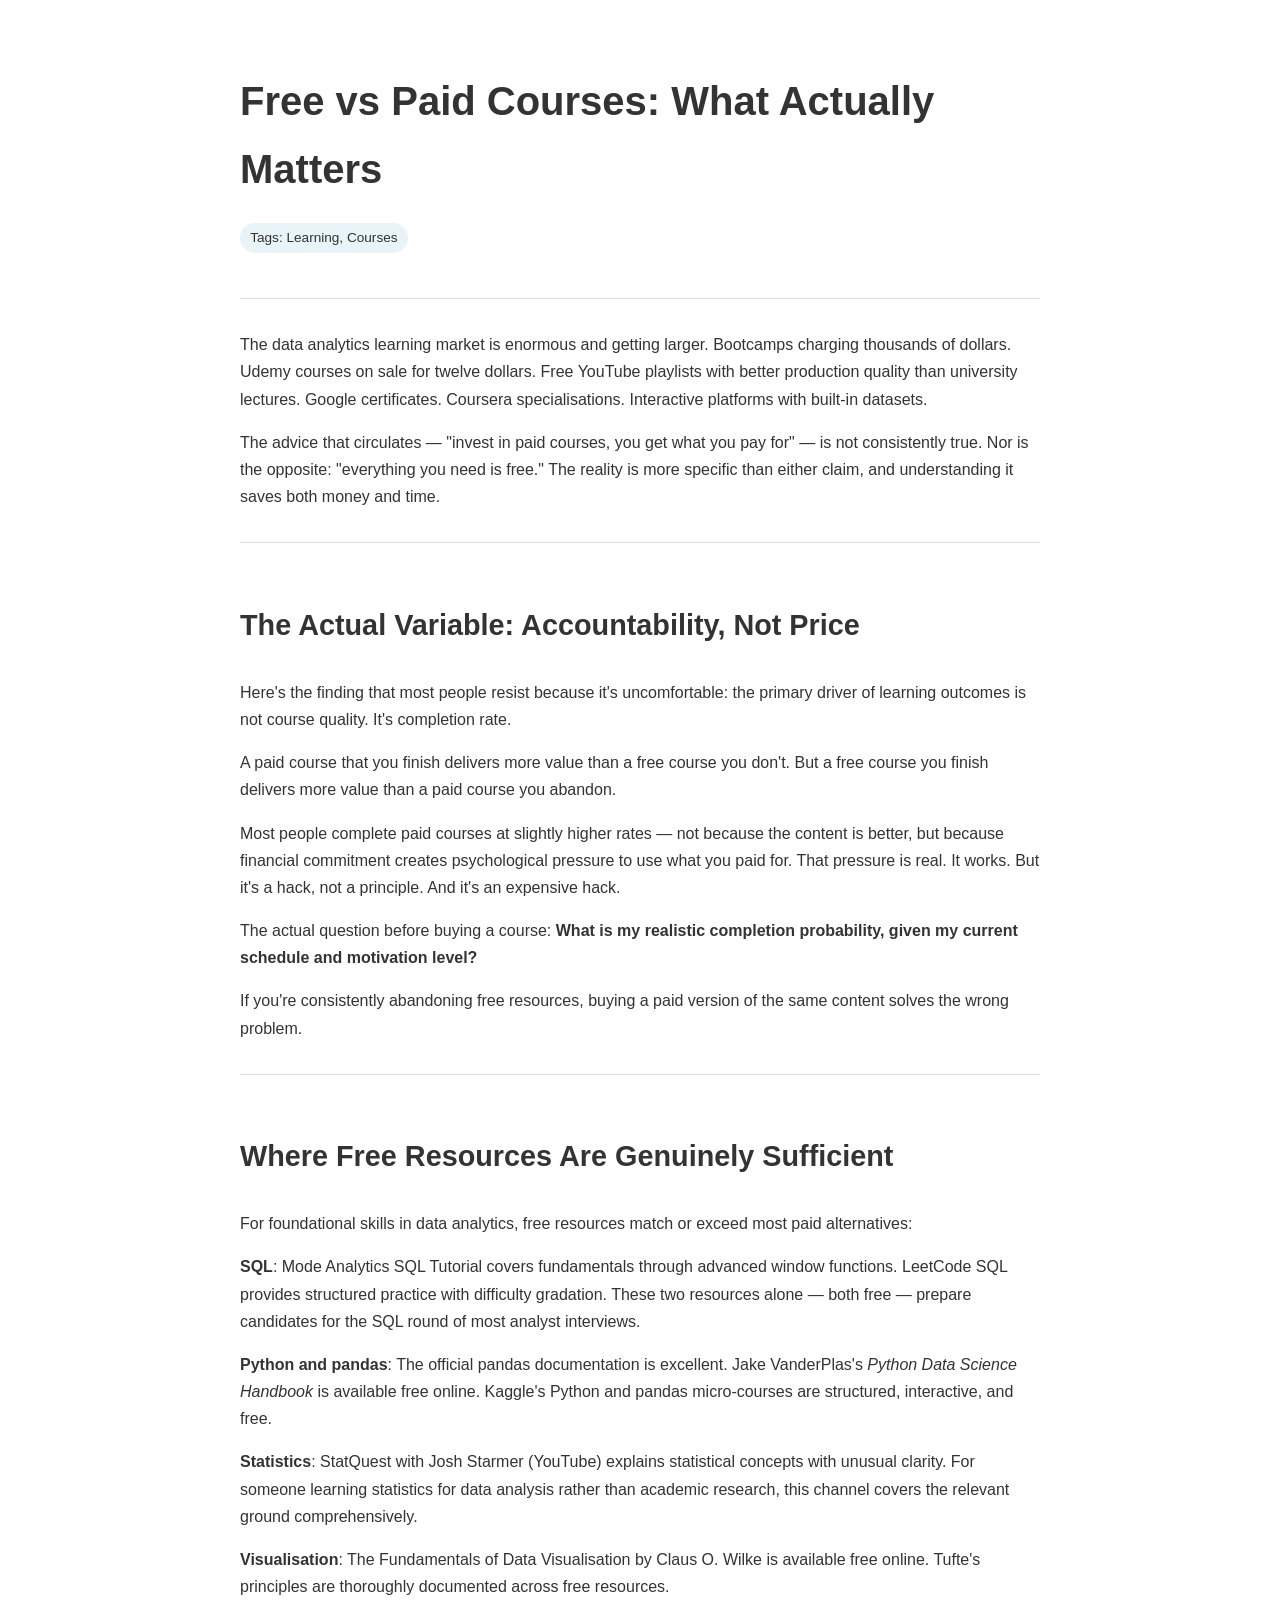
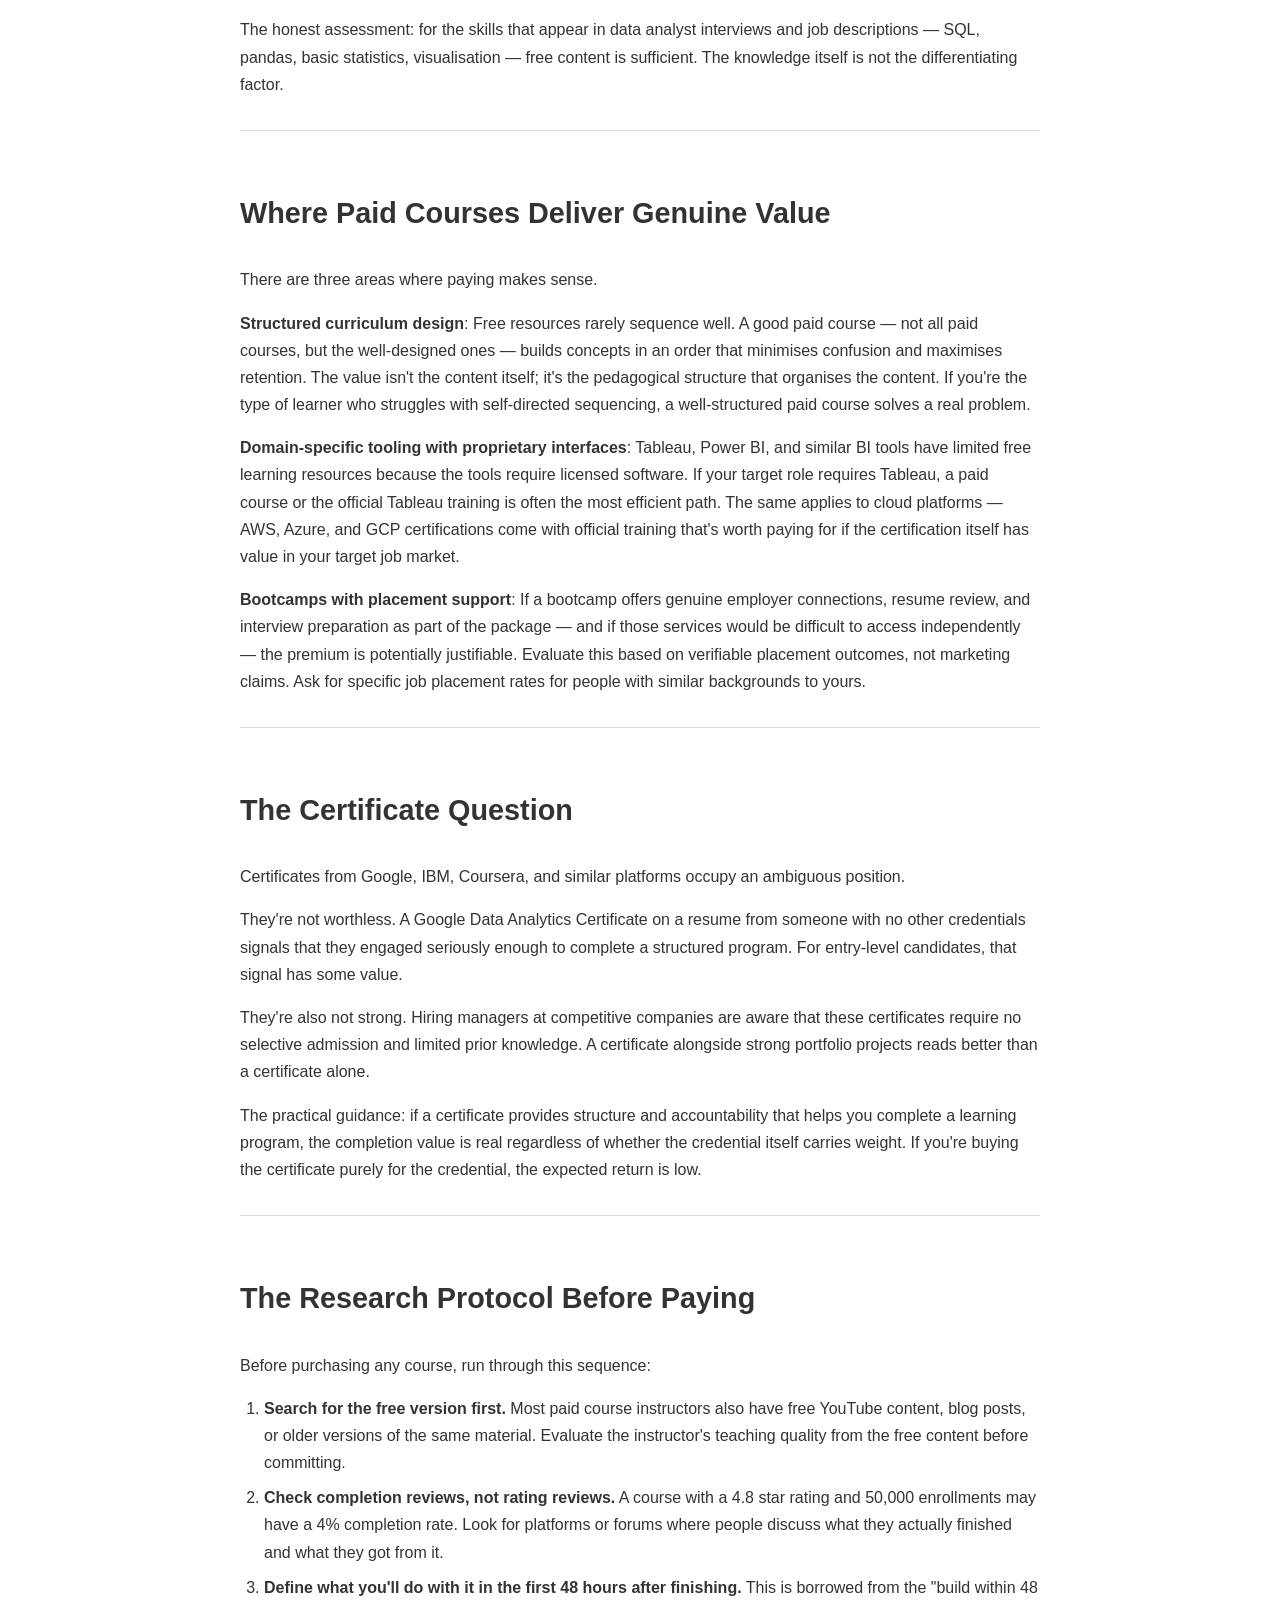
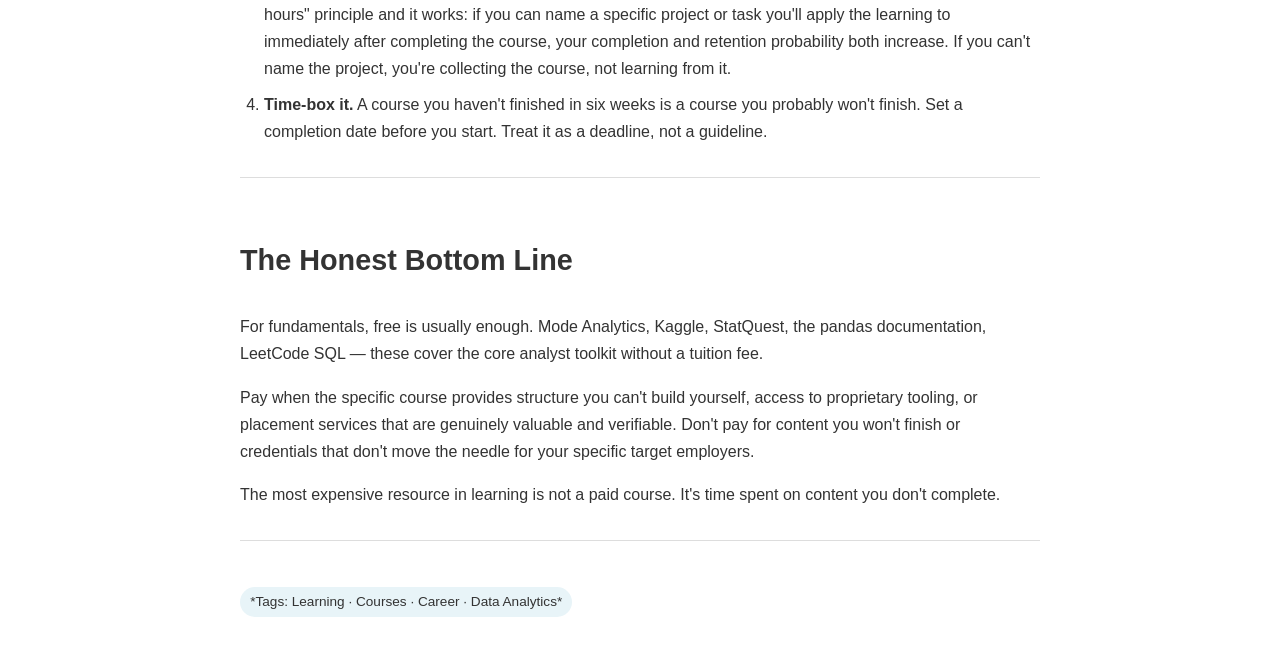
<file: files/free-vs-paid-courses-what-matters.html>
<!DOCTYPE html>
<html lang="en">
<head>
  <meta charset="UTF-8">
  <meta name="viewport" content="width=device-width, initial-scale=1.0">
  <title>Free vs Paid Courses: What Actually Matters</title>
  <style>
    body {
      font-family: -apple-system, BlinkMacSystemFont, 'Segoe UI', Roboto, Oxygen, Ubuntu, Cantarell, sans-serif;
      line-height: 1.7;
      max-width: 800px;
      margin: 0 auto;
      padding: 40px 24px;
      color: #333;
    }
    h1 {
      font-size: 2.5em;
      margin-bottom: 0.5em;
      font-weight: 700;
    }
    h2 {
      font-size: 1.8em;
      margin-top: 2em;
      margin-bottom: 1em;
      font-weight: 600;
    }
    h3 {
      font-size: 1.3em;
      margin-top: 1.5em;
      margin-bottom: 0.5em;
      font-weight: 600;
    }
    p {
      margin-bottom: 1em;
    }
    hr {
      border: none;
      border-top: 1px solid #ddd;
      margin: 2em 0;
    }
    strong {
      font-weight: 600;
    }
    em {
      font-style: italic;
    }
    ol {
      margin: 1em 0;
      padding-left: 1.5em;
    }
    li {
      margin-bottom: 0.5em;
    }
    ul {
      margin: 1em 0;
      padding-left: 1.5em;
    }
    li {
      margin-bottom: 0.5em;
    }
    .tags {
      background-color: #e8f4f8;
      border-radius: 9999px;
      padding: 0.25em 0.75em;
      display: inline-block;
      font-size: 0.85em;
      margin-bottom: 1em;
    }
  </style>
</head>
<body>
  <h1>Free vs Paid Courses: What Actually Matters</h1>
  <p><span class="tags">Tags: Learning, Courses</span></p>
  <hr>
  <p>The data analytics learning market is enormous and getting larger. Bootcamps charging thousands of dollars. Udemy courses on sale for twelve dollars. Free YouTube playlists with better production quality than university lectures. Google certificates. Coursera specialisations. Interactive platforms with built-in datasets.</p>
  <p>The advice that circulates — "invest in paid courses, you get what you pay for" — is not consistently true. Nor is the opposite: "everything you need is free." The reality is more specific than either claim, and understanding it saves both money and time.</p>
  <hr>
  <h2>The Actual Variable: Accountability, Not Price</h2>
  <p>Here's the finding that most people resist because it's uncomfortable: the primary driver of learning outcomes is not course quality. It's completion rate.</p>
  <p>A paid course that you finish delivers more value than a free course you don't. But a free course you finish delivers more value than a paid course you abandon.</p>
  <p>Most people complete paid courses at slightly higher rates — not because the content is better, but because financial commitment creates psychological pressure to use what you paid for. That pressure is real. It works. But it's a hack, not a principle. And it's an expensive hack.</p>
  <p>The actual question before buying a course: <strong>What is my realistic completion probability, given my current schedule and motivation level?</strong></p>
  <p>If you're consistently abandoning free resources, buying a paid version of the same content solves the wrong problem.</p>
  <hr>
  <h2>Where Free Resources Are Genuinely Sufficient</h2>
  <p>For foundational skills in data analytics, free resources match or exceed most paid alternatives:</p>
  <p><strong>SQL</strong>: Mode Analytics SQL Tutorial covers fundamentals through advanced window functions. LeetCode SQL provides structured practice with difficulty gradation. These two resources alone — both free — prepare candidates for the SQL round of most analyst interviews.</p>
  <p><strong>Python and pandas</strong>: The official pandas documentation is excellent. Jake VanderPlas's <em>Python Data Science Handbook</em> is available free online. Kaggle's Python and pandas micro-courses are structured, interactive, and free.</p>
  <p><strong>Statistics</strong>: StatQuest with Josh Starmer (YouTube) explains statistical concepts with unusual clarity. For someone learning statistics for data analysis rather than academic research, this channel covers the relevant ground comprehensively.</p>
  <p><strong>Visualisation</strong>: The Fundamentals of Data Visualisation by Claus O. Wilke is available free online. Tufte's principles are thoroughly documented across free resources.</p>
  <p>The honest assessment: for the skills that appear in data analyst interviews and job descriptions — SQL, pandas, basic statistics, visualisation — free content is sufficient. The knowledge itself is not the differentiating factor.</p>
  <hr>
  <h2>Where Paid Courses Deliver Genuine Value</h2>
  <p>There are three areas where paying makes sense.</p>
  <p><strong>Structured curriculum design</strong>: Free resources rarely sequence well. A good paid course — not all paid courses, but the well-designed ones — builds concepts in an order that minimises confusion and maximises retention. The value isn't the content itself; it's the pedagogical structure that organises the content. If you're the type of learner who struggles with self-directed sequencing, a well-structured paid course solves a real problem.</p>
  <p><strong>Domain-specific tooling with proprietary interfaces</strong>: Tableau, Power BI, and similar BI tools have limited free learning resources because the tools require licensed software. If your target role requires Tableau, a paid course or the official Tableau training is often the most efficient path. The same applies to cloud platforms — AWS, Azure, and GCP certifications come with official training that's worth paying for if the certification itself has value in your target job market.</p>
  <p><strong>Bootcamps with placement support</strong>: If a bootcamp offers genuine employer connections, resume review, and interview preparation as part of the package — and if those services would be difficult to access independently — the premium is potentially justifiable. Evaluate this based on verifiable placement outcomes, not marketing claims. Ask for specific job placement rates for people with similar backgrounds to yours.</p>
  <hr>
  <h2>The Certificate Question</h2>
  <p>Certificates from Google, IBM, Coursera, and similar platforms occupy an ambiguous position.</p>
  <p>They're not worthless. A Google Data Analytics Certificate on a resume from someone with no other credentials signals that they engaged seriously enough to complete a structured program. For entry-level candidates, that signal has some value.</p>
  <p>They're also not strong. Hiring managers at competitive companies are aware that these certificates require no selective admission and limited prior knowledge. A certificate alongside strong portfolio projects reads better than a certificate alone.</p>
  <p>The practical guidance: if a certificate provides structure and accountability that helps you complete a learning program, the completion value is real regardless of whether the credential itself carries weight. If you're buying the certificate purely for the credential, the expected return is low.</p>
  <hr>
  <h2>The Research Protocol Before Paying</h2>
  <p>Before purchasing any course, run through this sequence:</p>
  <ol>
    <li><strong>Search for the free version first.</strong> Most paid course instructors also have free YouTube content, blog posts, or older versions of the same material. Evaluate the instructor's teaching quality from the free content before committing.</li>
    <li><strong>Check completion reviews, not rating reviews.</strong> A course with a 4.8 star rating and 50,000 enrollments may have a 4% completion rate. Look for platforms or forums where people discuss what they actually finished and what they got from it.</li>
    <li><strong>Define what you'll do with it in the first 48 hours after finishing.</strong> This is borrowed from the "build within 48 hours" principle and it works: if you can name a specific project or task you'll apply the learning to immediately after completing the course, your completion and retention probability both increase. If you can't name the project, you're collecting the course, not learning from it.</li>
    <li><strong>Time-box it.</strong> A course you haven't finished in six weeks is a course you probably won't finish. Set a completion date before you start. Treat it as a deadline, not a guideline.</li>
  </ol>
  <hr>
  <h2>The Honest Bottom Line</h2>
  <p>For fundamentals, free is usually enough. Mode Analytics, Kaggle, StatQuest, the pandas documentation, LeetCode SQL — these cover the core analyst toolkit without a tuition fee.</p>
  <p>Pay when the specific course provides structure you can't build yourself, access to proprietary tooling, or placement services that are genuinely valuable and verifiable. Don't pay for content you won't finish or credentials that don't move the needle for your specific target employers.</p>
  <p>The most expensive resource in learning is not a paid course. It's time spent on content you don't complete.</p>
  <hr>
  <p class="tags">*Tags: Learning · Courses · Career · Data Analytics*</p>
</body>
</html>
</file>
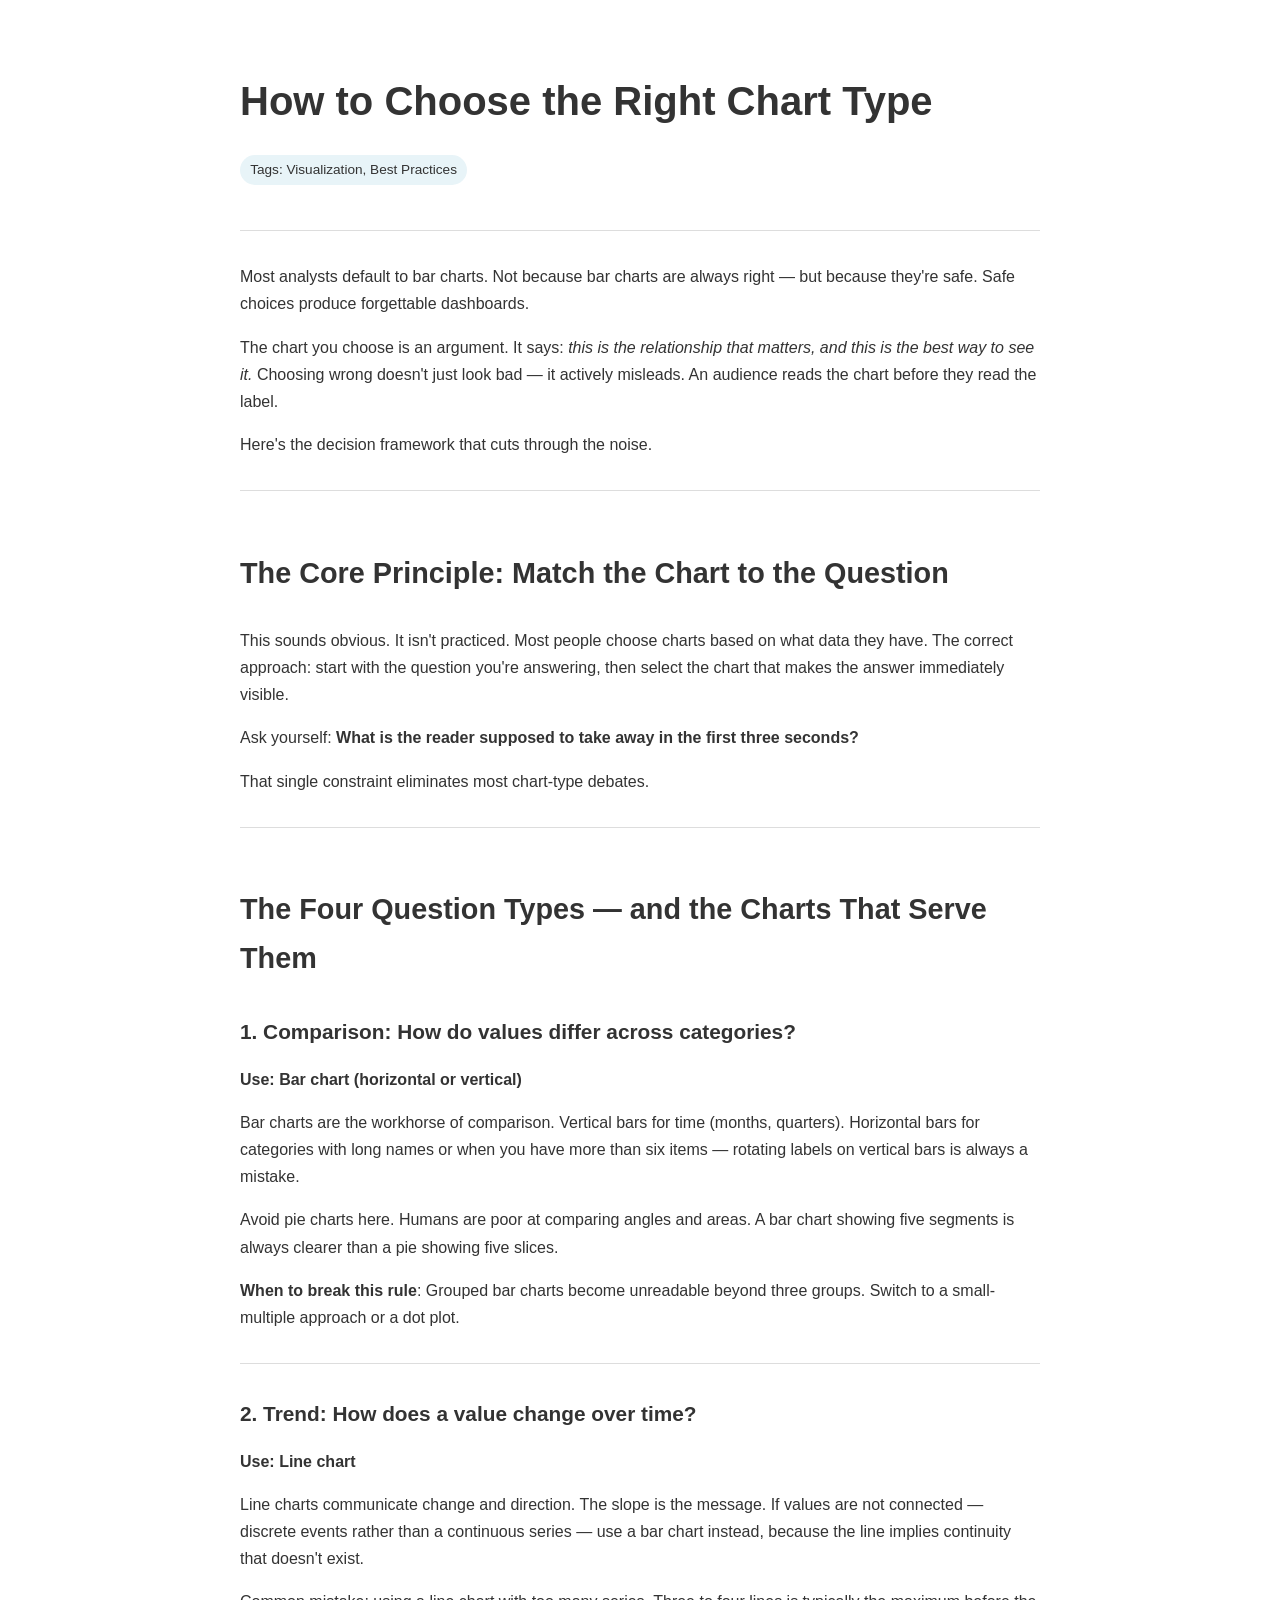
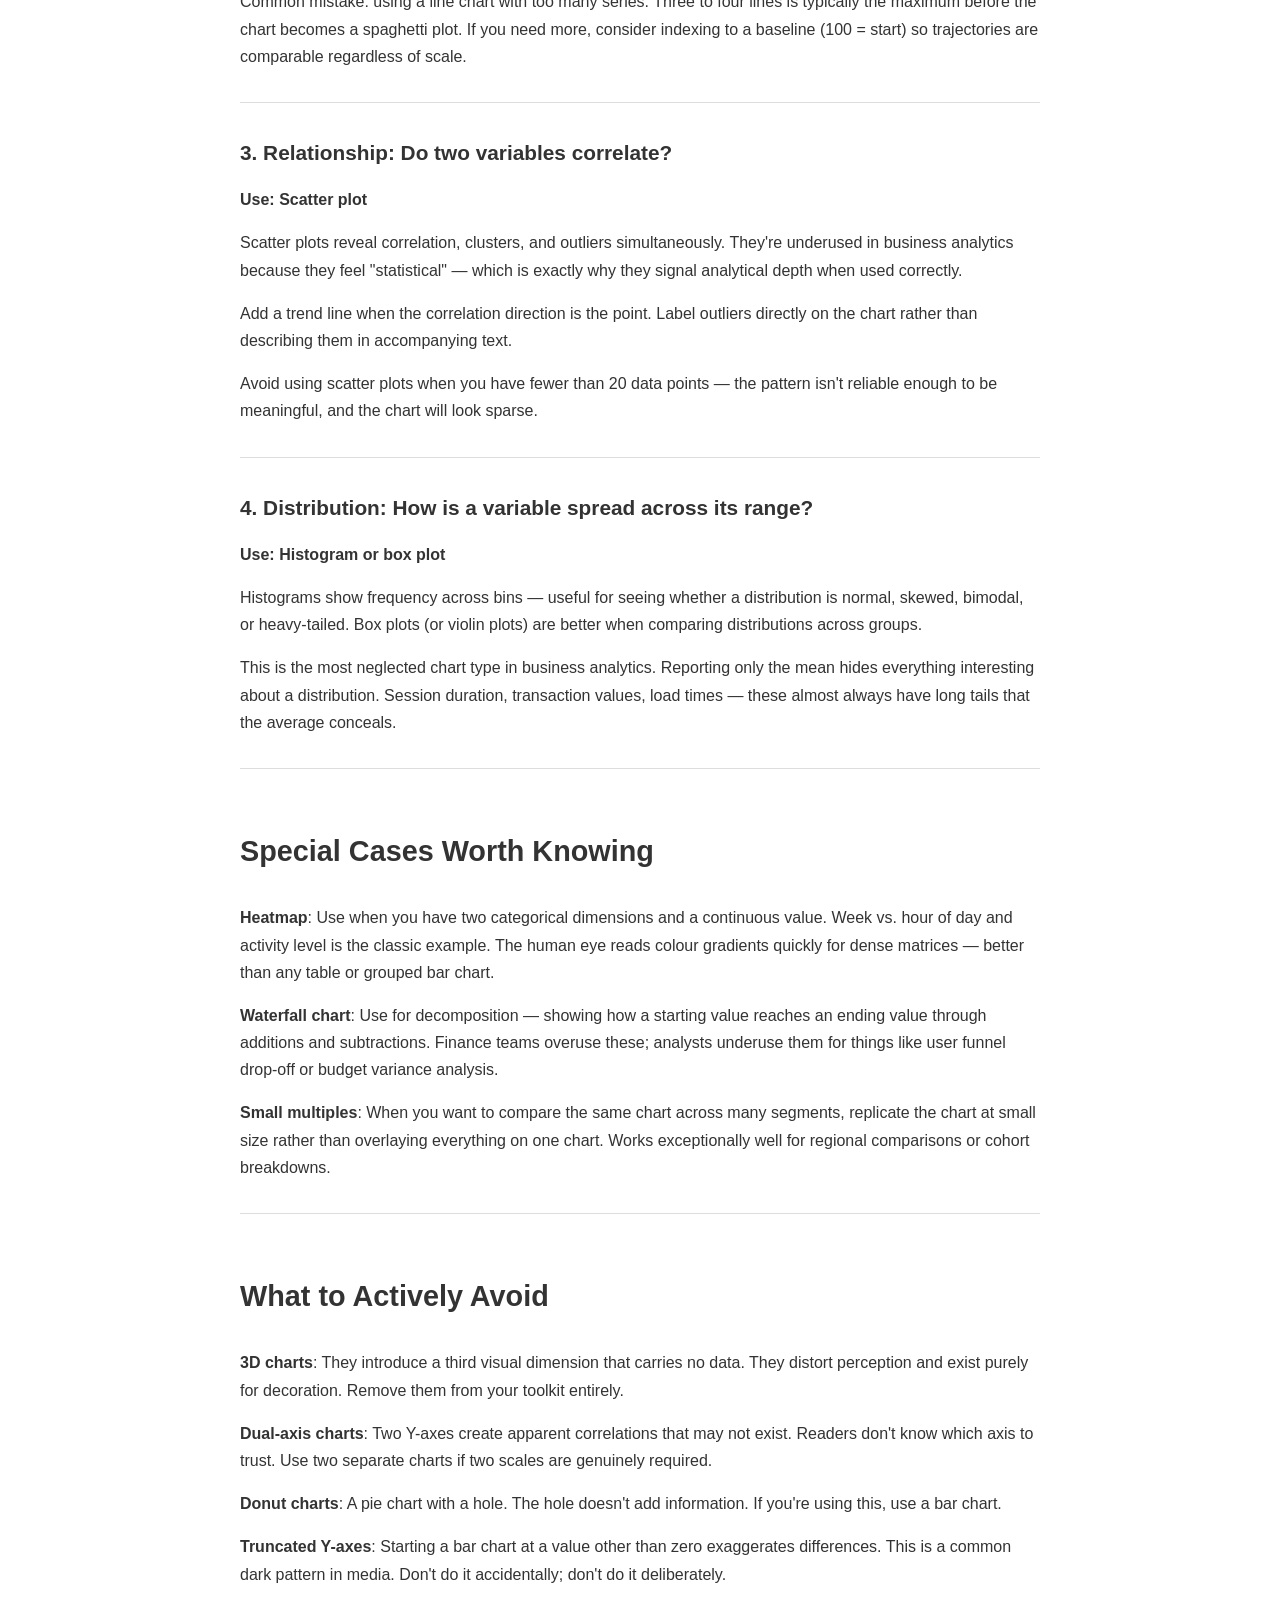
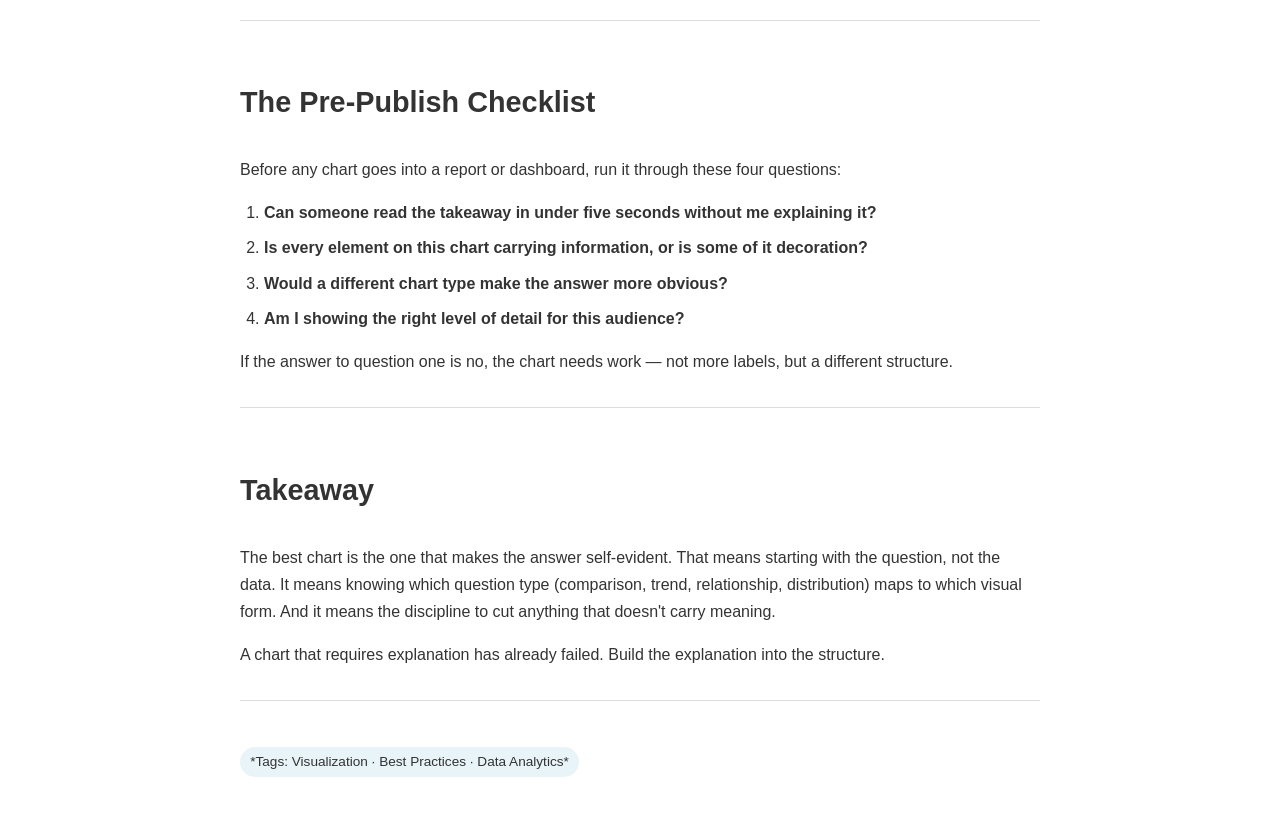
<file: files/how-to-choose-right-chart-type.html>
<!DOCTYPE html>
<html lang="en">
<head>
  <meta charset="UTF-8">
  <meta name="viewport" content="width=device-width, initial-scale=1.0">
  <title>How to Choose the Right Chart Type</title>
  <style>
    body {
      font-family: -apple-system, BlinkMacSystemFont, 'Segoe UI', Roboto, Oxygen, Ubuntu, Cantarell, sans-serif;
      line-height: 1.7;
      max-width: 800px;
      margin: 0 auto;
      padding: 40px 24px;
      color: #333;
    }
    h1 {
      font-size: 2.5em;
      margin-bottom: 0.5em;
      font-weight: 700;
    }
    h2 {
      font-size: 1.8em;
      margin-top: 2em;
      margin-bottom: 1em;
      font-weight: 600;
    }
    h3 {
      font-size: 1.3em;
      margin-top: 1.5em;
      margin-bottom: 0.5em;
      font-weight: 600;
    }
    p {
      margin-bottom: 1em;
    }
    hr {
      border: none;
      border-top: 1px solid #ddd;
      margin: 2em 0;
    }
    strong {
      font-weight: 600;
    }
    em {
      font-style: italic;
    }
    blockquote {
      background-color: #f5f5f5;
      border-left: 4px solid #ddd;
      padding: 1em 1.5em;
      margin: 1.5em 0;
      font-style: italic;
    }
    ol {
      margin: 1em 0;
      padding-left: 1.5em;
    }
    li {
      margin-bottom: 0.5em;
    }
    ul {
      margin: 1em 0;
      padding-left: 1.5em;
    }
    li {
      margin-bottom: 0.5em;
    }
    .tags {
      background-color: #e8f4f8;
      border-radius: 9999px;
      padding: 0.25em 0.75em;
      display: inline-block;
      font-size: 0.85em;
      margin-bottom: 1em;
    }
    .tag-list {
      background-color: #e8f4f8;
      border-radius: 9999px;
      padding: 0.25em 0.75em;
      display: inline-block;
      font-size: 0.85em;
      margin-bottom: 1em;
    }
  </style>
</head>
<body>
  <h1>How to Choose the Right Chart Type</h1>
  <p><span class="tag-list">Tags: Visualization, Best Practices</span></p>
  <hr>
  <p>Most analysts default to bar charts. Not because bar charts are always right — but because they're safe. Safe choices produce forgettable dashboards.</p>
  <p>The chart you choose is an argument. It says: <em>this is the relationship that matters, and this is the best way to see it.</em> Choosing wrong doesn't just look bad — it actively misleads. An audience reads the chart before they read the label.</p>
  <p>Here's the decision framework that cuts through the noise.</p>
  <hr>
  <h2>The Core Principle: Match the Chart to the Question</h2>
  <p>This sounds obvious. It isn't practiced. Most people choose charts based on what data they have. The correct approach: start with the question you're answering, then select the chart that makes the answer immediately visible.</p>
  <p>Ask yourself: <strong>What is the reader supposed to take away in the first three seconds?</strong></p>
  <p>That single constraint eliminates most chart-type debates.</p>
  <hr>
  <h2>The Four Question Types — and the Charts That Serve Them</h2>
  <h3>1. Comparison: How do values differ across categories?</h3>
  <p><strong>Use: Bar chart (horizontal or vertical)</strong></p>
  <p>Bar charts are the workhorse of comparison. Vertical bars for time (months, quarters). Horizontal bars for categories with long names or when you have more than six items — rotating labels on vertical bars is always a mistake.</p>
  <p>Avoid pie charts here. Humans are poor at comparing angles and areas. A bar chart showing five segments is always clearer than a pie showing five slices.</p>
  <p><strong>When to break this rule</strong>: Grouped bar charts become unreadable beyond three groups. Switch to a small-multiple approach or a dot plot.</p>
  <hr>
  <h3>2. Trend: How does a value change over time?</h3>
  <p><strong>Use: Line chart</strong></p>
  <p>Line charts communicate change and direction. The slope is the message. If values are not connected — discrete events rather than a continuous series — use a bar chart instead, because the line implies continuity that doesn't exist.</p>
  <p>Common mistake: using a line chart with too many series. Three to four lines is typically the maximum before the chart becomes a spaghetti plot. If you need more, consider indexing to a baseline (100 = start) so trajectories are comparable regardless of scale.</p>
  <hr>
  <h3>3. Relationship: Do two variables correlate?</h3>
  <p><strong>Use: Scatter plot</strong></p>
  <p>Scatter plots reveal correlation, clusters, and outliers simultaneously. They're underused in business analytics because they feel "statistical" — which is exactly why they signal analytical depth when used correctly.</p>
  <p>Add a trend line when the correlation direction is the point. Label outliers directly on the chart rather than describing them in accompanying text.</p>
  <p>Avoid using scatter plots when you have fewer than 20 data points — the pattern isn't reliable enough to be meaningful, and the chart will look sparse.</p>
  <hr>
  <h3>4. Distribution: How is a variable spread across its range?</h3>
  <p><strong>Use: Histogram or box plot</strong></p>
  <p>Histograms show frequency across bins — useful for seeing whether a distribution is normal, skewed, bimodal, or heavy-tailed. Box plots (or violin plots) are better when comparing distributions across groups.</p>
  <p>This is the most neglected chart type in business analytics. Reporting only the mean hides everything interesting about a distribution. Session duration, transaction values, load times — these almost always have long tails that the average conceals.</p>
  <hr>
  <h2>Special Cases Worth Knowing</h2>
  <p><strong>Heatmap</strong>: Use when you have two categorical dimensions and a continuous value. Week vs. hour of day and activity level is the classic example. The human eye reads colour gradients quickly for dense matrices — better than any table or grouped bar chart.</p>
  <p><strong>Waterfall chart</strong>: Use for decomposition — showing how a starting value reaches an ending value through additions and subtractions. Finance teams overuse these; analysts underuse them for things like user funnel drop-off or budget variance analysis.</p>
  <p><strong>Small multiples</strong>: When you want to compare the same chart across many segments, replicate the chart at small size rather than overlaying everything on one chart. Works exceptionally well for regional comparisons or cohort breakdowns.</p>
  <hr>
  <h2>What to Actively Avoid</h2>
  <p><strong>3D charts</strong>: They introduce a third visual dimension that carries no data. They distort perception and exist purely for decoration. Remove them from your toolkit entirely.</p>
  <p><strong>Dual-axis charts</strong>: Two Y-axes create apparent correlations that may not exist. Readers don't know which axis to trust. Use two separate charts if two scales are genuinely required.</p>
  <p><strong>Donut charts</strong>: A pie chart with a hole. The hole doesn't add information. If you're using this, use a bar chart.</p>
  <p><strong>Truncated Y-axes</strong>: Starting a bar chart at a value other than zero exaggerates differences. This is a common dark pattern in media. Don't do it accidentally; don't do it deliberately.</p>
  <hr>
  <h2>The Pre-Publish Checklist</h2>
  <p>Before any chart goes into a report or dashboard, run it through these four questions:</p>
  <ol>
    <li><strong>Can someone read the takeaway in under five seconds without me explaining it?</strong></li>
    <li><strong>Is every element on this chart carrying information, or is some of it decoration?</strong></li>
    <li><strong>Would a different chart type make the answer more obvious?</strong></li>
    <li><strong>Am I showing the right level of detail for this audience?</strong></li>
  </ol>
  <p>If the answer to question one is no, the chart needs work — not more labels, but a different structure.</p>
  <hr>
  <h2>Takeaway</h2>
  <p>The best chart is the one that makes the answer self-evident. That means starting with the question, not the data. It means knowing which question type (comparison, trend, relationship, distribution) maps to which visual form. And it means the discipline to cut anything that doesn't carry meaning.</p>
  <p>A chart that requires explanation has already failed. Build the explanation into the structure.</p>
  <hr>
  <p class="tag-list">*Tags: Visualization · Best Practices · Data Analytics*</p>
</body>
</html>
</file>
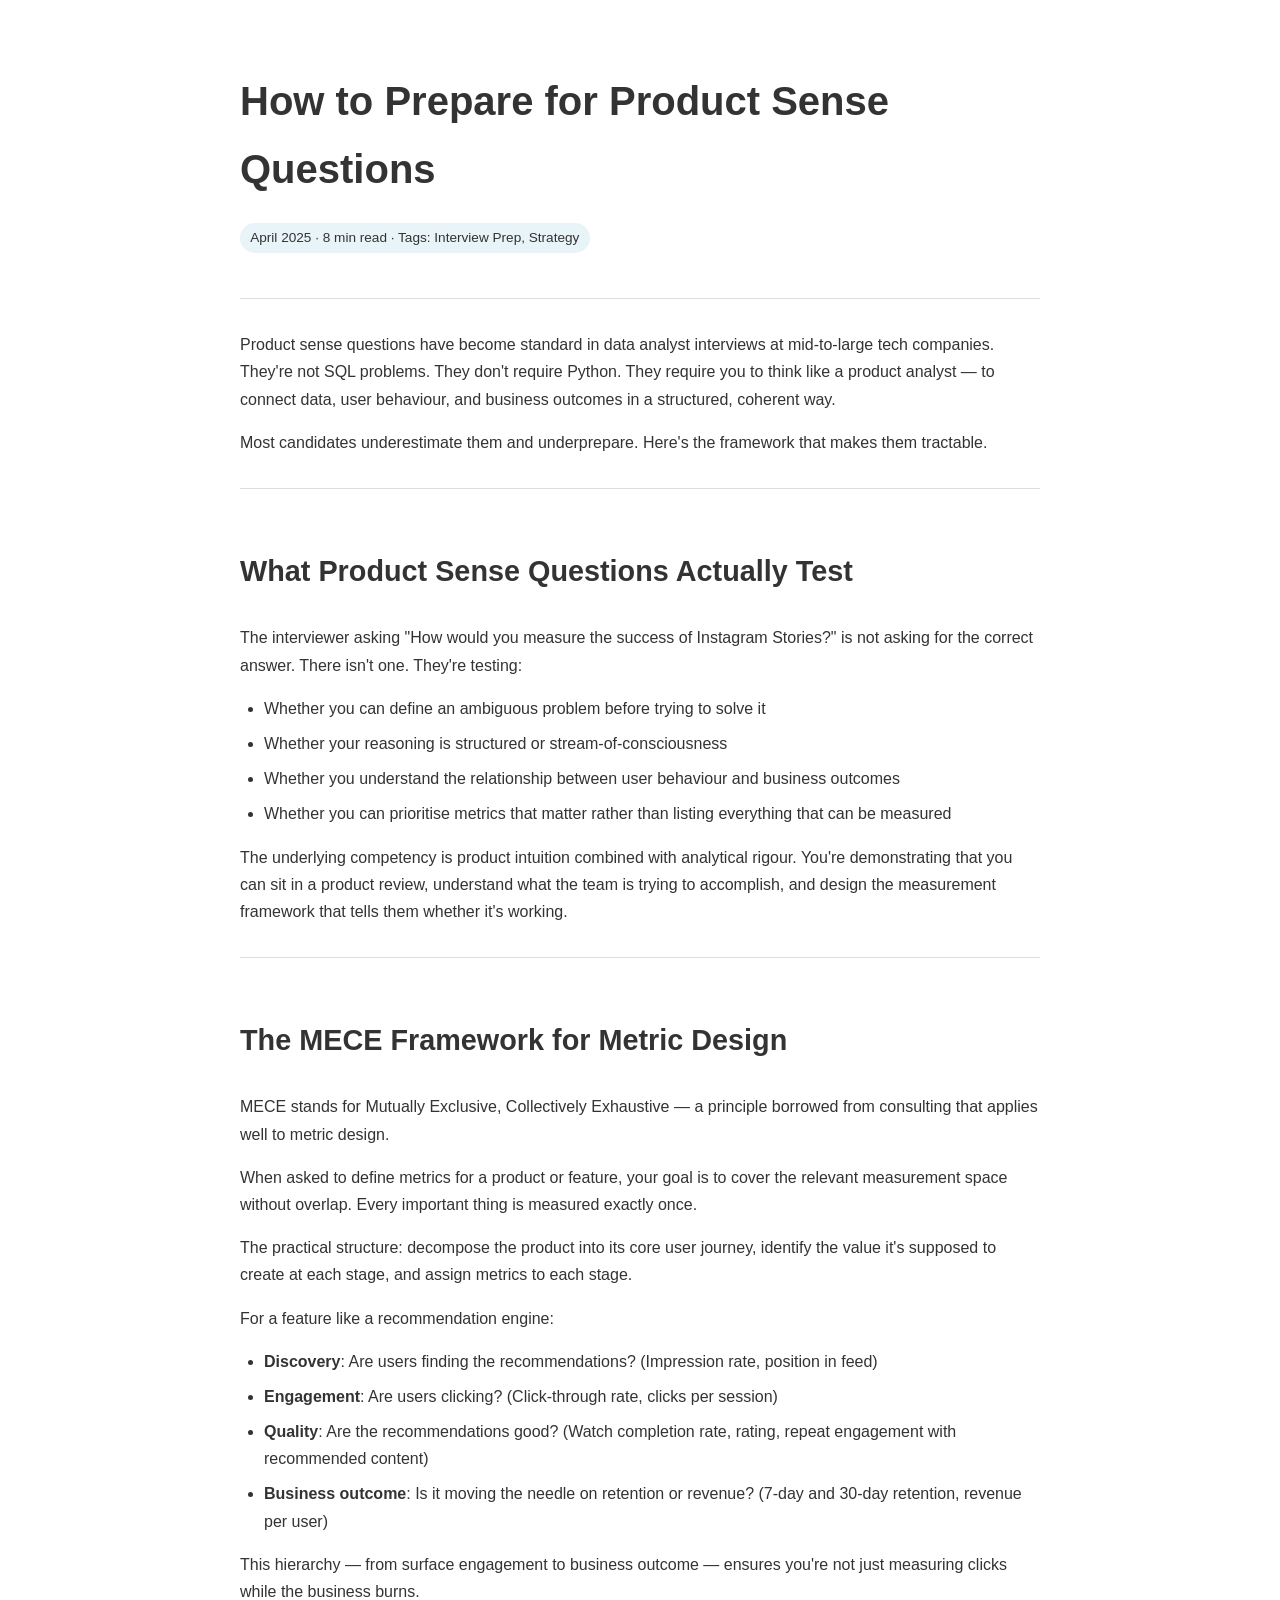
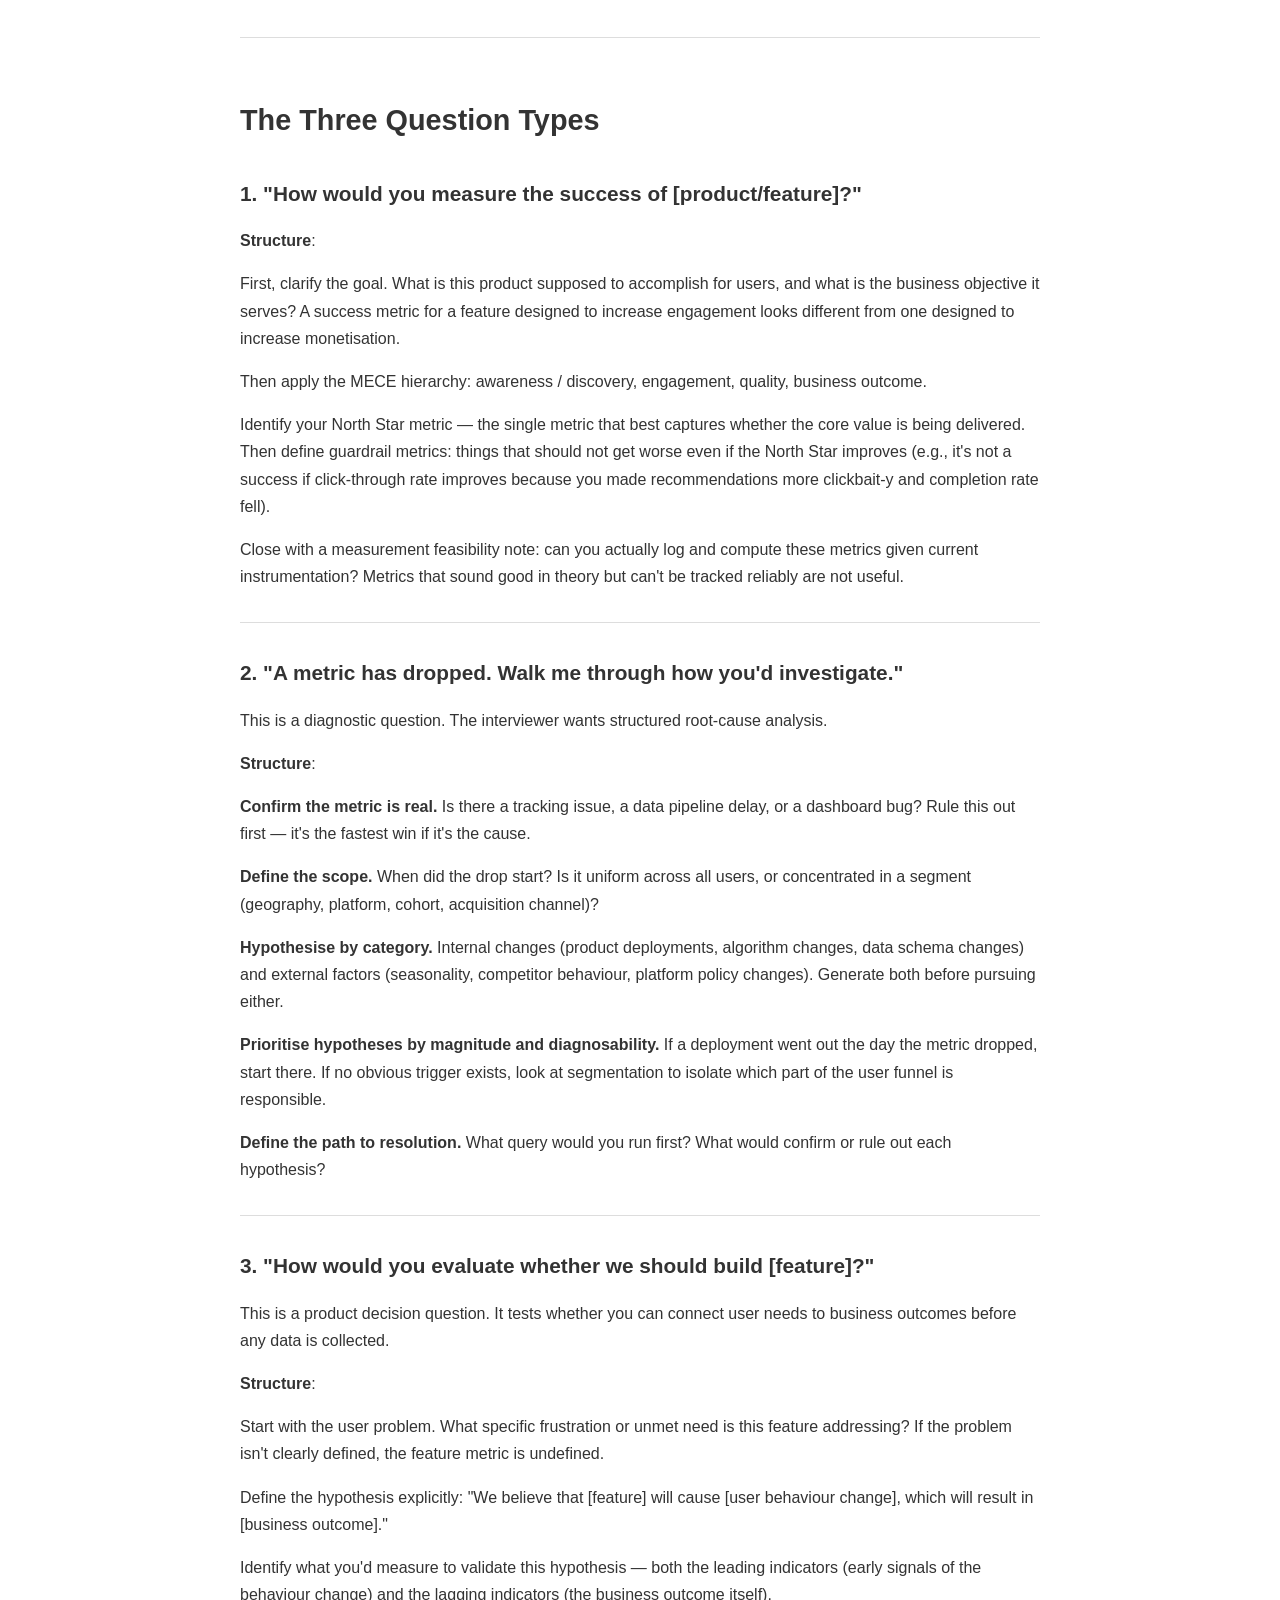
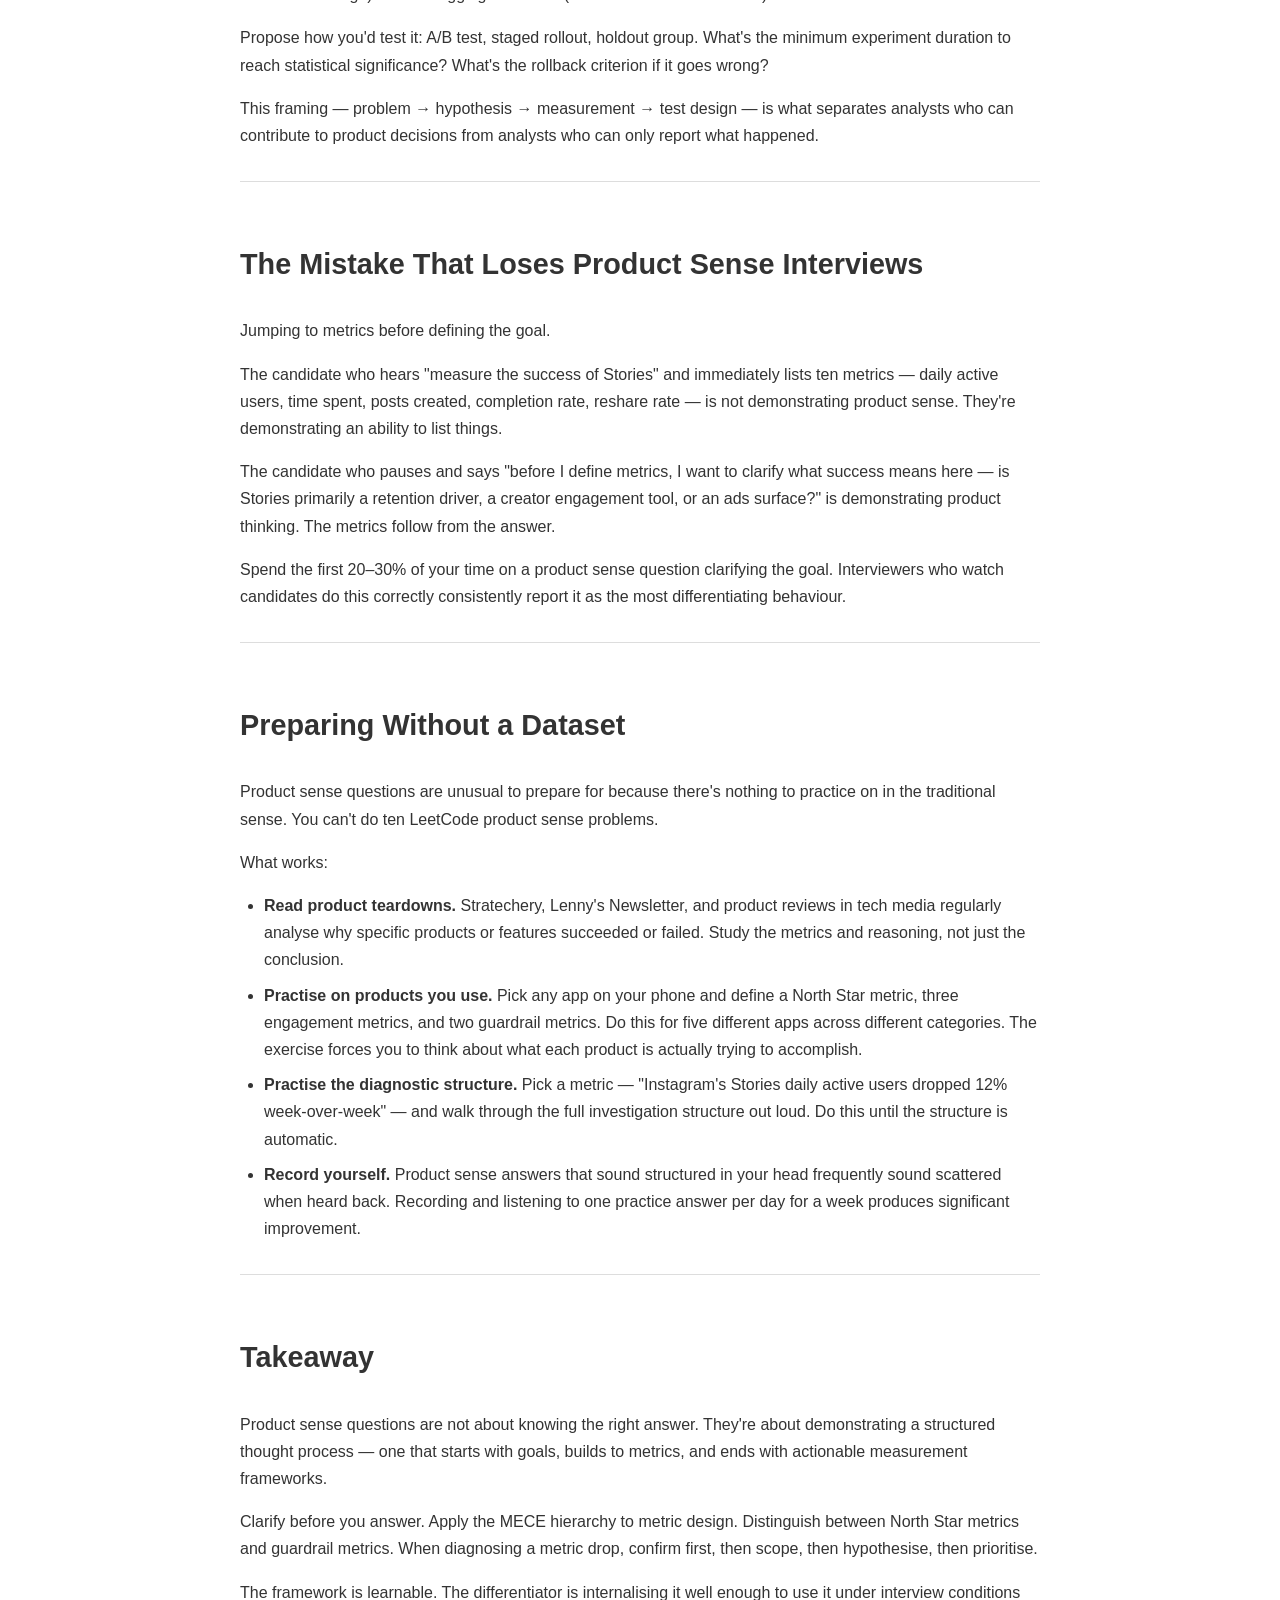
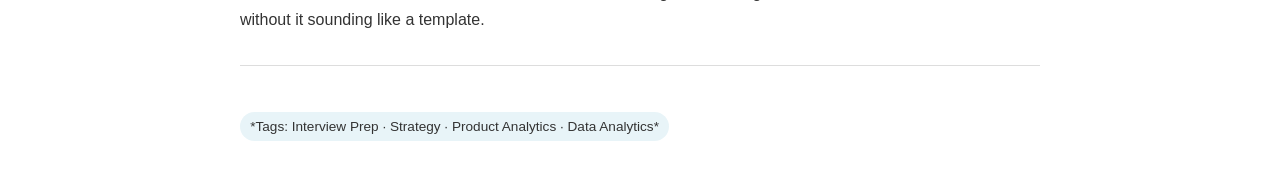
<file: files/how-to-prepare-product-sense-questions.html>
<!DOCTYPE html>
<html lang="en">
<head>
  <meta charset="UTF-8">
  <meta name="viewport" content="width=device-width, initial-scale=1.0">
  <title>How to Prepare for Product Sense Questions</title>
  <style>
    body {
      font-family: -apple-system, BlinkMacSystemFont, 'Segoe UI', Roboto, Oxygen, Ubuntu, Cantarell, sans-serif;
      line-height: 1.7;
      max-width: 800px;
      margin: 0 auto;
      padding: 40px 24px;
      color: #333;
    }
    h1 {
      font-size: 2.5em;
      margin-bottom: 0.5em;
      font-weight: 700;
    }
    h2 {
      font-size: 1.8em;
      margin-top: 2em;
      margin-bottom: 1em;
      font-weight: 600;
    }
    h3 {
      font-size: 1.3em;
      margin-top: 1.5em;
      margin-bottom: 0.5em;
      font-weight: 600;
    }
    p {
      margin-bottom: 1em;
    }
    hr {
      border: none;
      border-top: 1px solid #ddd;
      margin: 2em 0;
    }
    strong {
      font-weight: 600;
    }
    em {
      font-style: italic;
    }
    blockquote {
      background-color: #f5f5f5;
      border-left: 4px solid #ddd;
      padding: 1em 1.5em;
      margin: 1.5em 0;
      font-style: italic;
    }
    ol {
      margin: 1em 0;
      padding-left: 1.5em;
    }
    li {
      margin-bottom: 0.5em;
    }
    ul {
      margin: 1em 0;
      padding-left: 1.5em;
    }
    li {
      margin-bottom: 0.5em;
    }
    .tags {
      background-color: #e8f4f8;
      border-radius: 9999px;
      padding: 0.25em 0.75em;
      display: inline-block;
      font-size: 0.85em;
      margin-bottom: 1em;
    }
  </style>
</head>
<body>
  <h1>How to Prepare for Product Sense Questions</h1>
  <p><span class="tags">April 2025 · 8 min read · Tags: Interview Prep, Strategy</span></p>
  <hr>
  <p>Product sense questions have become standard in data analyst interviews at mid-to-large tech companies. They're not SQL problems. They don't require Python. They require you to think like a product analyst — to connect data, user behaviour, and business outcomes in a structured, coherent way.</p>
  <p>Most candidates underestimate them and underprepare. Here's the framework that makes them tractable.</p>
  <hr>
  <h2>What Product Sense Questions Actually Test</h2>
  <p>The interviewer asking "How would you measure the success of Instagram Stories?" is not asking for the correct answer. There isn't one. They're testing:</p>
  <ul>
    <li>Whether you can define an ambiguous problem before trying to solve it</li>
    <li>Whether your reasoning is structured or stream-of-consciousness</li>
    <li>Whether you understand the relationship between user behaviour and business outcomes</li>
    <li>Whether you can prioritise metrics that matter rather than listing everything that can be measured</li>
  </ul>
  <p>The underlying competency is product intuition combined with analytical rigour. You're demonstrating that you can sit in a product review, understand what the team is trying to accomplish, and design the measurement framework that tells them whether it's working.</p>
  <hr>
  <h2>The MECE Framework for Metric Design</h2>
  <p>MECE stands for Mutually Exclusive, Collectively Exhaustive — a principle borrowed from consulting that applies well to metric design.</p>
  <p>When asked to define metrics for a product or feature, your goal is to cover the relevant measurement space without overlap. Every important thing is measured exactly once.</p>
  <p>The practical structure: decompose the product into its core user journey, identify the value it's supposed to create at each stage, and assign metrics to each stage.</p>
  <p>For a feature like a recommendation engine:</p>
  <ul>
    <li><strong>Discovery</strong>: Are users finding the recommendations? (Impression rate, position in feed)</li>
    <li><strong>Engagement</strong>: Are users clicking? (Click-through rate, clicks per session)</li>
    <li><strong>Quality</strong>: Are the recommendations good? (Watch completion rate, rating, repeat engagement with recommended content)</li>
    <li><strong>Business outcome</strong>: Is it moving the needle on retention or revenue? (7-day and 30-day retention, revenue per user)</li>
  </ul>
  <p>This hierarchy — from surface engagement to business outcome — ensures you're not just measuring clicks while the business burns.</p>
  <hr>
  <h2>The Three Question Types</h2>
  <h3>1. "How would you measure the success of [product/feature]?"</h3>
  <p><strong>Structure</strong>:</p>
  <p>First, clarify the goal. What is this product supposed to accomplish for users, and what is the business objective it serves? A success metric for a feature designed to increase engagement looks different from one designed to increase monetisation.</p>
  <p>Then apply the MECE hierarchy: awareness / discovery, engagement, quality, business outcome.</p>
  <p>Identify your North Star metric — the single metric that best captures whether the core value is being delivered. Then define guardrail metrics: things that should not get worse even if the North Star improves (e.g., it's not a success if click-through rate improves because you made recommendations more clickbait-y and completion rate fell).</p>
  <p>Close with a measurement feasibility note: can you actually log and compute these metrics given current instrumentation? Metrics that sound good in theory but can't be tracked reliably are not useful.</p>
  <hr>
  <h3>2. "A metric has dropped. Walk me through how you'd investigate."</h3>
  <p>This is a diagnostic question. The interviewer wants structured root-cause analysis.</p>
  <p><strong>Structure</strong>:</p>
  <p><strong>Confirm the metric is real.</strong> Is there a tracking issue, a data pipeline delay, or a dashboard bug? Rule this out first — it's the fastest win if it's the cause.</p>
  <p><strong>Define the scope.</strong> When did the drop start? Is it uniform across all users, or concentrated in a segment (geography, platform, cohort, acquisition channel)?</p>
  <p><strong>Hypothesise by category.</strong> Internal changes (product deployments, algorithm changes, data schema changes) and external factors (seasonality, competitor behaviour, platform policy changes). Generate both before pursuing either.</p>
  <p><strong>Prioritise hypotheses by magnitude and diagnosability.</strong> If a deployment went out the day the metric dropped, start there. If no obvious trigger exists, look at segmentation to isolate which part of the user funnel is responsible.</p>
  <p><strong>Define the path to resolution.</strong> What query would you run first? What would confirm or rule out each hypothesis?</p>
  <hr>
  <h3>3. "How would you evaluate whether we should build [feature]?"</h3>
  <p>This is a product decision question. It tests whether you can connect user needs to business outcomes before any data is collected.</p>
  <p><strong>Structure</strong>:</p>
  <p>Start with the user problem. What specific frustration or unmet need is this feature addressing? If the problem isn't clearly defined, the feature metric is undefined.</p>
  <p>Define the hypothesis explicitly: "We believe that [feature] will cause [user behaviour change], which will result in [business outcome]."</p>
  <p>Identify what you'd measure to validate this hypothesis — both the leading indicators (early signals of the behaviour change) and the lagging indicators (the business outcome itself).</p>
  <p>Propose how you'd test it: A/B test, staged rollout, holdout group. What's the minimum experiment duration to reach statistical significance? What's the rollback criterion if it goes wrong?</p>
  <p>This framing — problem → hypothesis → measurement → test design — is what separates analysts who can contribute to product decisions from analysts who can only report what happened.</p>
  <hr>
  <h2>The Mistake That Loses Product Sense Interviews</h2>
  <p>Jumping to metrics before defining the goal.</p>
  <p>The candidate who hears "measure the success of Stories" and immediately lists ten metrics — daily active users, time spent, posts created, completion rate, reshare rate — is not demonstrating product sense. They're demonstrating an ability to list things.</p>
  <p>The candidate who pauses and says "before I define metrics, I want to clarify what success means here — is Stories primarily a retention driver, a creator engagement tool, or an ads surface?" is demonstrating product thinking. The metrics follow from the answer.</p>
  <p>Spend the first 20–30% of your time on a product sense question clarifying the goal. Interviewers who watch candidates do this correctly consistently report it as the most differentiating behaviour.</p>
  <hr>
  <h2>Preparing Without a Dataset</h2>
  <p>Product sense questions are unusual to prepare for because there's nothing to practice on in the traditional sense. You can't do ten LeetCode product sense problems.</p>
  <p>What works:</p>
  <ul>
    <li><strong>Read product teardowns.</strong> Stratechery, Lenny's Newsletter, and product reviews in tech media regularly analyse why specific products or features succeeded or failed. Study the metrics and reasoning, not just the conclusion.</li>
    <li><strong>Practise on products you use.</strong> Pick any app on your phone and define a North Star metric, three engagement metrics, and two guardrail metrics. Do this for five different apps across different categories. The exercise forces you to think about what each product is actually trying to accomplish.</li>
    <li><strong>Practise the diagnostic structure.</strong> Pick a metric — "Instagram's Stories daily active users dropped 12% week-over-week" — and walk through the full investigation structure out loud. Do this until the structure is automatic.</li>
    <li><strong>Record yourself.</strong> Product sense answers that sound structured in your head frequently sound scattered when heard back. Recording and listening to one practice answer per day for a week produces significant improvement.</li>
  </ul>
  <hr>
  <h2>Takeaway</h2>
  <p>Product sense questions are not about knowing the right answer. They're about demonstrating a structured thought process — one that starts with goals, builds to metrics, and ends with actionable measurement frameworks.</p>
  <p>Clarify before you answer. Apply the MECE hierarchy to metric design. Distinguish between North Star metrics and guardrail metrics. When diagnosing a metric drop, confirm first, then scope, then hypothesise, then prioritise.</p>
  <p>The framework is learnable. The differentiator is internalising it well enough to use it under interview conditions without it sounding like a template.</p>
  <hr>
  <p class="tags">*Tags: Interview Prep · Strategy · Product Analytics · Data Analytics*</p>
</body>
</html>
</file>
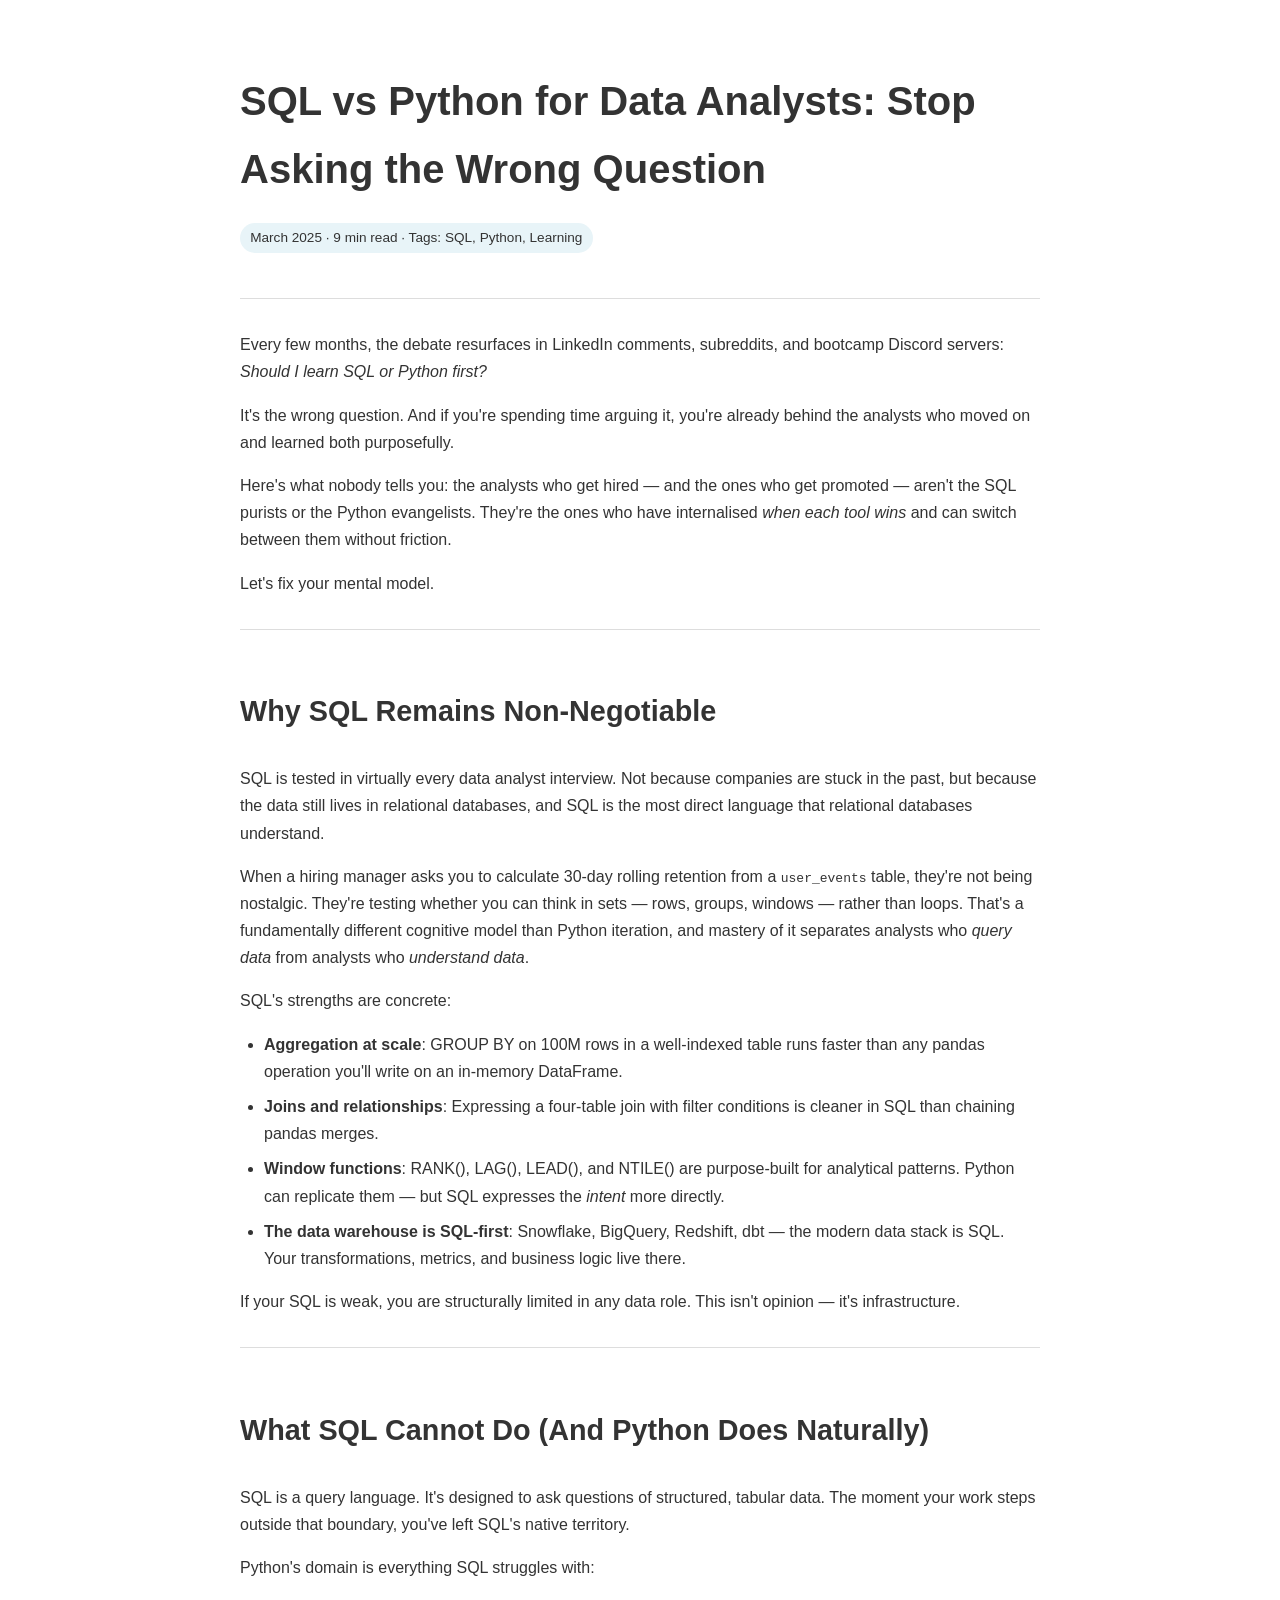
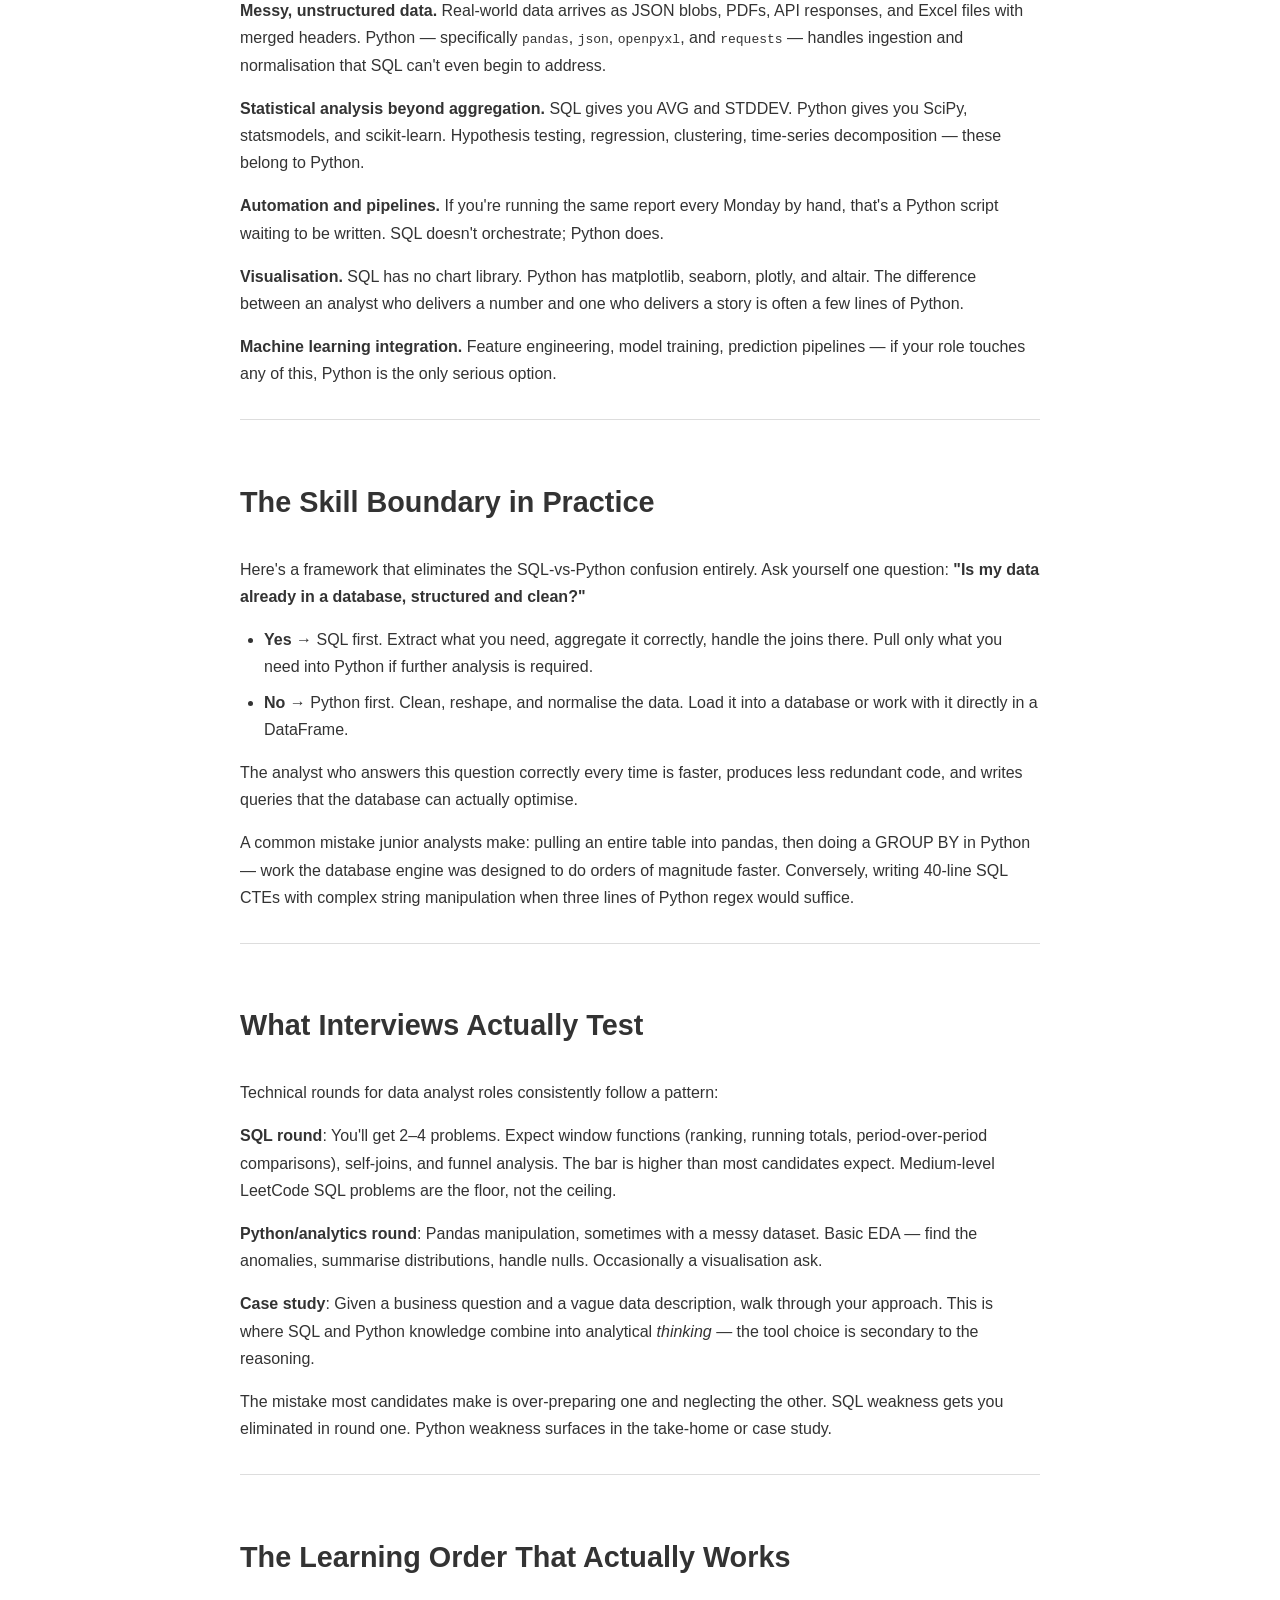
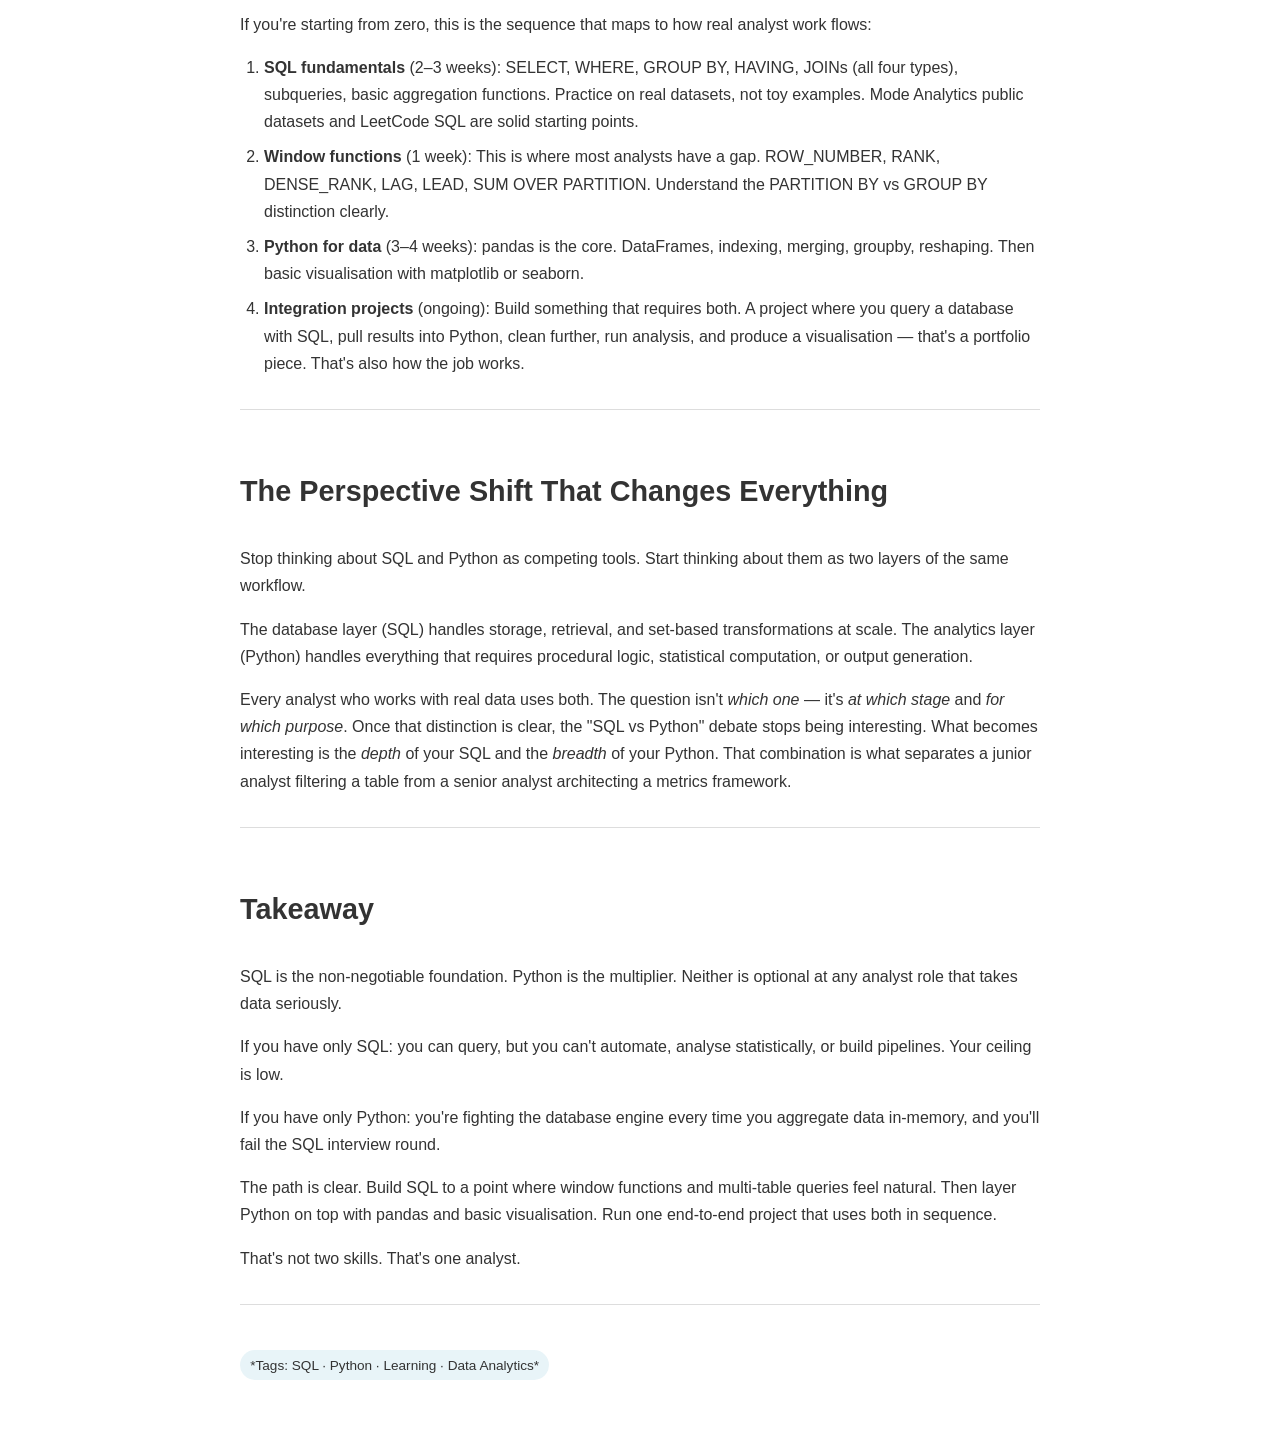
<file: files/sql-vs-python-data-analysts.html>
<!DOCTYPE html>
<html lang="en">
<head>
  <meta charset="UTF-8">
  <meta name="viewport" content="width=device-width, initial-scale=1.0">
  <title>SQL vs Python for Data Analysts: Stop Asking the Wrong Question</title>
  <style>
    body {
      font-family: -apple-system, BlinkMacSystemFont, 'Segoe UI', Roboto, Oxygen, Ubuntu, Cantarell, sans-serif;
      line-height: 1.7;
      max-width: 800px;
      margin: 0 auto;
      padding: 40px 24px;
      color: #333;
    }
    h1 {
      font-size: 2.5em;
      margin-bottom: 0.5em;
      font-weight: 700;
    }
    h2 {
      font-size: 1.8em;
      margin-top: 2em;
      margin-bottom: 1em;
      font-weight: 600;
    }
    h3 {
      font-size: 1.3em;
      margin-top: 1.5em;
      margin-bottom: 0.5em;
      font-weight: 600;
    }
    p {
      margin-bottom: 1em;
    }
    hr {
      border: none;
      border-top: 1px solid #ddd;
      margin: 2em 0;
    }
    strong {
      font-weight: 600;
    }
    em {
      font-style: italic;
    }
    blockquote {
      background-color: #f5f5f5;
      border-left: 4px solid #ddd;
      padding: 1em 1.5em;
      margin: 1.5em 0;
      font-style: italic;
    }
    ol {
      margin: 1em 0;
      padding-left: 1.5em;
    }
    li {
      margin-bottom: 0.5em;
    }
    ul {
      margin: 1em 0;
      padding-left: 1.5em;
    }
    li {
      margin-bottom: 0.5em;
    }
    .tags {
      background-color: #e8f4f8;
      border-radius: 9999px;
      padding: 0.25em 0.75em;
      display: inline-block;
      font-size: 0.85em;
      margin-bottom: 1em;
    }
  </style>
</head>
<body>
  <h1>SQL vs Python for Data Analysts: Stop Asking the Wrong Question</h1>
  <p><span class="tags">March 2025 · 9 min read · Tags: SQL, Python, Learning</span></p>
  <hr>
  <p>Every few months, the debate resurfaces in LinkedIn comments, subreddits, and bootcamp Discord servers: <em>Should I learn SQL or Python first?</em></p>
  <p>It's the wrong question. And if you're spending time arguing it, you're already behind the analysts who moved on and learned both purposefully.</p>
  <p>Here's what nobody tells you: the analysts who get hired — and the ones who get promoted — aren't the SQL purists or the Python evangelists. They're the ones who have internalised <em>when each tool wins</em> and can switch between them without friction.</p>
  <p>Let's fix your mental model.</p>
  <hr>
  <h2>Why SQL Remains Non-Negotiable</h2>
  <p>SQL is tested in virtually every data analyst interview. Not because companies are stuck in the past, but because the data still lives in relational databases, and SQL is the most direct language that relational databases understand.</p>
  <p>When a hiring manager asks you to calculate 30-day rolling retention from a <code>user_events</code> table, they're not being nostalgic. They're testing whether you can think in sets — rows, groups, windows — rather than loops. That's a fundamentally different cognitive model than Python iteration, and mastery of it separates analysts who <em>query data</em> from analysts who <em>understand data</em>.</p>
  <p>SQL's strengths are concrete:</p>
  <ul>
    <li><strong>Aggregation at scale</strong>: GROUP BY on 100M rows in a well-indexed table runs faster than any pandas operation you'll write on an in-memory DataFrame.</li>
    <li><strong>Joins and relationships</strong>: Expressing a four-table join with filter conditions is cleaner in SQL than chaining pandas merges.</li>
    <li><strong>Window functions</strong>: RANK(), LAG(), LEAD(), and NTILE() are purpose-built for analytical patterns. Python can replicate them — but SQL expresses the <em>intent</em> more directly.</li>
    <li><strong>The data warehouse is SQL-first</strong>: Snowflake, BigQuery, Redshift, dbt — the modern data stack is SQL. Your transformations, metrics, and business logic live there.</li>
  </ul>
  <p>If your SQL is weak, you are structurally limited in any data role. This isn't opinion — it's infrastructure.</p>
  <hr>
  <h2>What SQL Cannot Do (And Python Does Naturally)</h2>
  <p>SQL is a query language. It's designed to ask questions of structured, tabular data. The moment your work steps outside that boundary, you've left SQL's native territory.</p>
  <p>Python's domain is everything SQL struggles with:</p>
  <p><strong>Messy, unstructured data.</strong> Real-world data arrives as JSON blobs, PDFs, API responses, and Excel files with merged headers. Python — specifically <code>pandas</code>, <code>json</code>, <code>openpyxl</code>, and <code>requests</code> — handles ingestion and normalisation that SQL can't even begin to address.</p>
  <p><strong>Statistical analysis beyond aggregation.</strong> SQL gives you AVG and STDDEV. Python gives you SciPy, statsmodels, and scikit-learn. Hypothesis testing, regression, clustering, time-series decomposition — these belong to Python.</p>
  <p><strong>Automation and pipelines.</strong> If you're running the same report every Monday by hand, that's a Python script waiting to be written. SQL doesn't orchestrate; Python does.</p>
  <p><strong>Visualisation.</strong> SQL has no chart library. Python has matplotlib, seaborn, plotly, and altair. The difference between an analyst who delivers a number and one who delivers a story is often a few lines of Python.</p>
  <p><strong>Machine learning integration.</strong> Feature engineering, model training, prediction pipelines — if your role touches any of this, Python is the only serious option.</p>
  <hr>
  <h2>The Skill Boundary in Practice</h2>
  <p>Here's a framework that eliminates the SQL-vs-Python confusion entirely. Ask yourself one question: <strong>"Is my data already in a database, structured and clean?"</strong></p>
  <ul>
    <li><strong>Yes</strong> → SQL first. Extract what you need, aggregate it correctly, handle the joins there. Pull only what you need into Python if further analysis is required.</li>
    <li><strong>No</strong> → Python first. Clean, reshape, and normalise the data. Load it into a database or work with it directly in a DataFrame.</li>
  </ul>
  <p>The analyst who answers this question correctly every time is faster, produces less redundant code, and writes queries that the database can actually optimise.</p>
  <p>A common mistake junior analysts make: pulling an entire table into pandas, then doing a GROUP BY in Python — work the database engine was designed to do orders of magnitude faster. Conversely, writing 40-line SQL CTEs with complex string manipulation when three lines of Python regex would suffice.</p>
  <hr>
  <h2>What Interviews Actually Test</h2>
  <p>Technical rounds for data analyst roles consistently follow a pattern:</p>
  <p><strong>SQL round</strong>: You'll get 2–4 problems. Expect window functions (ranking, running totals, period-over-period comparisons), self-joins, and funnel analysis. The bar is higher than most candidates expect. Medium-level LeetCode SQL problems are the floor, not the ceiling.</p>
  <p><strong>Python/analytics round</strong>: Pandas manipulation, sometimes with a messy dataset. Basic EDA — find the anomalies, summarise distributions, handle nulls. Occasionally a visualisation ask.</p>
  <p><strong>Case study</strong>: Given a business question and a vague data description, walk through your approach. This is where SQL and Python knowledge combine into analytical <em>thinking</em> — the tool choice is secondary to the reasoning.</p>
  <p>The mistake most candidates make is over-preparing one and neglecting the other. SQL weakness gets you eliminated in round one. Python weakness surfaces in the take-home or case study.</p>
  <hr>
  <h2>The Learning Order That Actually Works</h2>
  <p>If you're starting from zero, this is the sequence that maps to how real analyst work flows:</p>
  <ol>
    <li><strong>SQL fundamentals</strong> (2–3 weeks): SELECT, WHERE, GROUP BY, HAVING, JOINs (all four types), subqueries, basic aggregation functions. Practice on real datasets, not toy examples. Mode Analytics public datasets and LeetCode SQL are solid starting points.</li>
    <li><strong>Window functions</strong> (1 week): This is where most analysts have a gap. ROW_NUMBER, RANK, DENSE_RANK, LAG, LEAD, SUM OVER PARTITION. Understand the PARTITION BY vs GROUP BY distinction clearly.</li>
    <li><strong>Python for data</strong> (3–4 weeks): pandas is the core. DataFrames, indexing, merging, groupby, reshaping. Then basic visualisation with matplotlib or seaborn.</li>
    <li><strong>Integration projects</strong> (ongoing): Build something that requires both. A project where you query a database with SQL, pull results into Python, clean further, run analysis, and produce a visualisation — that's a portfolio piece. That's also how the job works.</li>
  </ol>
  <hr>
  <h2>The Perspective Shift That Changes Everything</h2>
  <p>Stop thinking about SQL and Python as competing tools. Start thinking about them as two layers of the same workflow.</p>
  <p>The database layer (SQL) handles storage, retrieval, and set-based transformations at scale. The analytics layer (Python) handles everything that requires procedural logic, statistical computation, or output generation.</p>
  <p>Every analyst who works with real data uses both. The question isn't <em>which one</em> — it's <em>at which stage</em> and <em>for which purpose</em>. Once that distinction is clear, the "SQL vs Python" debate stops being interesting. What becomes interesting is the <em>depth</em> of your SQL and the <em>breadth</em> of your Python. That combination is what separates a junior analyst filtering a table from a senior analyst architecting a metrics framework.</p>
  <hr>
  <h2>Takeaway</h2>
  <p>SQL is the non-negotiable foundation. Python is the multiplier. Neither is optional at any analyst role that takes data seriously.</p>
  <p>If you have only SQL: you can query, but you can't automate, analyse statistically, or build pipelines. Your ceiling is low.</p>
  <p>If you have only Python: you're fighting the database engine every time you aggregate data in-memory, and you'll fail the SQL interview round.</p>
  <p>The path is clear. Build SQL to a point where window functions and multi-table queries feel natural. Then layer Python on top with pandas and basic visualisation. Run one end-to-end project that uses both in sequence.</p>
  <p>That's not two skills. That's one analyst.</p>
  <hr>
  <p class="tags">*Tags: SQL · Python · Learning · Data Analytics*</p>
</body>
</html>
</file>
<file: css/style.css>
/* ═══════════════════════════════════════════════════════════════════
   DATA ANALYST WEBSITE — STYLESHEET
   Color palette, typography, layout, components, responsive
   ═══════════════════════════════════════════════════════════════════ */

:root {
  --ink: #0f0e0d;
  --ink-2: #3a3835;
  --ink-3: #7a7673;
  --paper: #faf8f4;
  --card: #ffffff;
  --border: #e4e0d8;
  --border-2: #cec9bf;
  --accent: #1a4fd6;
  --accent-light: #e8eeff;
  --accent-2: #d64e1a;
  --accent-2-light: #fff0ec;
  --green: #1a7a4a;
  --green-light: #e6f7ed;
  --amber: #9a6000;
  --amber-light: #fff8e6;
  --purple: #5b21b6;
  --purple-light: #f0ebff;
  --teal: #0e7490;
  --teal-light: #ecfeff;
  --red: #b91c1c;
  --red-light: #fef2f2;
  --font-heading: 'DM Serif Display', Georgia, serif;
  --font-body: 'Sora', system-ui, sans-serif;
  --font-mono: 'DM Mono', 'Courier New', monospace;
  --max-width: 1120px;
  --nav-height: 64px;
  --radius: 10px;
  --radius-sm: 6px;
}

*, *::before, *::after { box-sizing: border-box; margin: 0; padding: 0; }

html { scroll-behavior: smooth; font-size: 16px; }

body {
  font-family: var(--font-body);
  background: var(--paper);
  color: var(--ink);
  font-size: 15px;
  line-height: 1.65;
  -webkit-font-smoothing: antialiased;
}

a { color: var(--accent); text-decoration: none; transition: color 0.2s; }
a:hover { color: #123da8; text-decoration: underline; }

img { max-width: 100%; height: auto; display: block; }

/* ── SKIP LINK ── */
.skip-link {
  position: absolute; top: -100px; left: 16px;
  background: var(--accent); color: #fff; padding: 8px 16px;
  border-radius: var(--radius-sm); z-index: 1000; font-size: 14px;
}
.skip-link:focus { top: 8px; }

/* ── NAVIGATION ── */
.site-nav {
  position: sticky; top: 0; z-index: 100;
  background: rgba(250, 248, 244, 0.92);
  backdrop-filter: blur(12px);
  border-bottom: 1px solid var(--border);
  height: var(--nav-height);
  display: flex; align-items: center;
}

.nav-inner {
  width: 100%; max-width: var(--max-width);
  margin: 0 auto; padding: 0 24px;
  display: flex; align-items: center; justify-content: space-between;
}

.nav-logo {
  font-family: var(--font-heading);
  font-size: 20px;
  color: var(--ink);
  display: flex; align-items: center; gap: 8px;
}
.nav-logo:hover { text-decoration: none; color: var(--accent); }
.nav-logo .logo-dot {
  width: 8px; height: 8px; border-radius: 50%;
  background: var(--accent); display: inline-block;
}

.nav-links {
  display: flex; gap: 4px; list-style: none;
}
.nav-links a {
  padding: 8px 14px; border-radius: var(--radius-sm);
  font-size: 14px; font-weight: 500; color: var(--ink-2);
  transition: background 0.2s, color 0.2s;
}
.nav-links a:hover, .nav-links a.active {
  background: var(--accent-light); color: var(--accent); text-decoration: none;
}

.nav-toggle {
  display: none; background: none; border: none;
  font-size: 24px; cursor: pointer; color: var(--ink);
  padding: 4px 8px;
}

/* ── HERO ── */
.hero {
  background: var(--ink);
  color: #fff;
  padding: 80px 24px 64px;
  text-align: center;
  position: relative;
  overflow: hidden;
}
.hero::before {
  content: '';
  position: absolute; inset: 0;
  background-image:
    radial-gradient(circle at 20% 50%, rgba(26,79,214,0.15) 0%, transparent 50%),
    radial-gradient(circle at 80% 20%, rgba(14,116,144,0.12) 0%, transparent 50%),
    radial-gradient(circle at 50% 80%, rgba(214,78,26,0.08) 0%, transparent 50%);
}
.hero-inner {
  max-width: 720px; margin: 0 auto; position: relative; z-index: 1;
}
.hero-badge {
  display: inline-block; padding: 4px 12px;
  background: rgba(255,255,255,0.08); border: 1px solid rgba(255,255,255,0.15);
  border-radius: 999px; font-size: 12px; font-weight: 500;
  color: rgba(255,255,255,0.7); margin-bottom: 24px;
  letter-spacing: 0.04em; text-transform: uppercase;
}
.hero h1 {
  font-family: var(--font-heading);
  font-size: clamp(32px, 5vw, 56px);
  line-height: 1.15;
  margin-bottom: 20px;
  font-weight: 400;
}
.hero h1 em { font-style: italic; color: #7ba3ff; }
.hero-sub {
  font-size: 16px; color: rgba(255,255,255,0.6);
  max-width: 560px; margin: 0 auto 36px; font-weight: 300; line-height: 1.7;
}
.hero-cta {
  display: flex; gap: 12px; justify-content: center; flex-wrap: wrap;
}
.btn {
  display: inline-flex; align-items: center; gap: 8px;
  padding: 12px 24px; border-radius: var(--radius);
  font-family: var(--font-body); font-size: 14px; font-weight: 600;
  cursor: pointer; border: none; transition: all 0.2s;
  text-decoration: none;
}
.btn-primary {
  background: var(--accent); color: #fff;
}
.btn-primary:hover { background: #123da8; color: #fff; text-decoration: none; transform: translateY(-1px); }
.btn-outline {
  background: transparent; color: #fff;
  border: 1px solid rgba(255,255,255,0.3);
}
.btn-outline:hover { border-color: #fff; background: rgba(255,255,255,0.06); text-decoration: none; }
.btn-accent {
  background: var(--accent-2); color: #fff;
}
.btn-accent:hover { background: #b84010; color: #fff; text-decoration: none; transform: translateY(-1px); }
.btn-sm { padding: 8px 16px; font-size: 13px; }

/* ── SECTION ── */
.section {
  padding: 64px 24px;
  max-width: var(--max-width);
  margin: 0 auto;
}
.section-header {
  margin-bottom: 40px;
}
.section-label {
  font-size: 11px; text-transform: uppercase;
  letter-spacing: 0.15em; color: var(--accent);
  font-weight: 600; margin-bottom: 8px;
}
.section-title {
  font-family: var(--font-heading);
  font-size: clamp(24px, 3vw, 36px);
  line-height: 1.2;
  color: var(--ink);
}
.section-desc {
  font-size: 15px; color: var(--ink-3);
  max-width: 600px; margin-top: 8px;
}

/* ── CARDS ── */
.cards-grid {
  display: grid;
  grid-template-columns: repeat(auto-fill, minmax(300px, 1fr));
  gap: 20px;
}

.card {
  background: var(--card);
  border: 1px solid var(--border);
  border-radius: var(--radius);
  padding: 24px;
  transition: box-shadow 0.2s, transform 0.2s;
}
.card:hover {
  box-shadow: 0 4px 24px rgba(0,0,0,0.06);
  transform: translateY(-2px);
}

.card-badge {
  display: inline-block; padding: 3px 10px;
  border-radius: 999px; font-size: 11px; font-weight: 600;
  text-transform: uppercase; letter-spacing: 0.04em;
  margin-bottom: 12px;
}
.badge-free { background: var(--green-light); color: var(--green); }
.badge-paid { background: var(--amber-light); color: var(--amber); }
.badge-freemium { background: var(--accent-light); color: var(--accent); }
.badge-intermediate { background: var(--teal-light); color: var(--teal); }
.badge-advanced { background: var(--purple-light); color: var(--purple); }
.badge-beginner { background: var(--green-light); color: var(--green); }

.card h3 {
  font-size: 17px; font-weight: 600; margin-bottom: 6px;
  color: var(--ink);
}
.card p {
  font-size: 14px; color: var(--ink-3); line-height: 1.6; margin-bottom: 14px;
}
.card-meta {
  display: flex; gap: 12px; flex-wrap: wrap;
  font-size: 12px; color: var(--ink-3);
}
.card-meta span {
  display: flex; align-items: center; gap: 4px;
}
.card-link {
  display: inline-flex; align-items: center; gap: 6px;
  font-size: 13px; font-weight: 600; color: var(--accent);
  margin-top: 8px;
}
.card-link:hover { text-decoration: none; }

/* ── FILTER BAR ── */
.filter-bar {
  display: flex; gap: 8px; flex-wrap: wrap;
  margin-bottom: 32px;
}
.filter-btn {
  padding: 6px 14px; border-radius: 999px;
  border: 1px solid var(--border); background: var(--card);
  font-family: var(--font-body); font-size: 13px; font-weight: 500;
  color: var(--ink-2); cursor: pointer;
  transition: all 0.2s;
}
.filter-btn:hover { border-color: var(--accent); color: var(--accent); }
.filter-btn.active {
  background: var(--accent); color: #fff; border-color: var(--accent);
}

/* ── RESOURCE TABLE ── */
.resource-table {
  width: 100%; border-collapse: collapse;
  background: var(--card); border-radius: var(--radius);
  overflow: hidden; border: 1px solid var(--border);
}
.resource-table th {
  text-align: left; padding: 12px 16px;
  font-size: 11px; text-transform: uppercase;
  letter-spacing: 0.08em; color: var(--ink-3);
  background: var(--paper); border-bottom: 1px solid var(--border);
}
.resource-table td {
  padding: 12px 16px; font-size: 14px;
  border-bottom: 1px solid var(--border);
  vertical-align: top;
}
.resource-table tr:last-child td { border-bottom: none; }
.resource-table a { font-weight: 500; }

/* ── BLOG POST ── */
.blog-post {
  background: var(--card);
  border: 1px solid var(--border);
  border-radius: var(--radius);
  padding: 28px;
  transition: box-shadow 0.2s;
}
.blog-post:hover { box-shadow: 0 4px 24px rgba(0,0,0,0.06); }
.blog-post .post-date {
  font-size: 12px; color: var(--ink-3);
  font-family: var(--font-mono);
}
.blog-post h3 {
  font-family: var(--font-heading);
  font-size: 20px; margin: 8px 0 10px; line-height: 1.3;
}
.blog-post p {
  font-size: 14px; color: var(--ink-3); line-height: 1.65;
  margin-bottom: 14px;
}
.blog-post .post-tags {
  display: flex; gap: 6px; flex-wrap: wrap;
}
.post-tag {
  padding: 2px 8px; border-radius: 999px;
  font-size: 11px; font-weight: 500;
  background: var(--paper); border: 1px solid var(--border);
  color: var(--ink-3);
}

/* ── FORM ── */
.form-group {
  margin-bottom: 20px;
}
.form-label {
  display: block; font-size: 14px; font-weight: 600;
  color: var(--ink); margin-bottom: 6px;
}
.form-input, .form-textarea, .form-select {
  width: 100%; padding: 10px 14px;
  border: 1px solid var(--border); border-radius: var(--radius-sm);
  font-family: var(--font-body); font-size: 14px;
  background: var(--card); color: var(--ink);
  transition: border-color 0.2s, box-shadow 0.2s;
}
.form-input:focus, .form-textarea:focus, .form-select:focus {
  outline: none; border-color: var(--accent);
  box-shadow: 0 0 0 3px var(--accent-light);
}
.form-textarea { min-height: 120px; resize: vertical; }
.form-error {
  font-size: 12px; color: var(--red); margin-top: 4px; display: none;
}
.form-input.invalid, .form-textarea.invalid {
  border-color: var(--red);
}
.form-success {
  background: var(--green-light); border: 1px solid var(--green);
  border-radius: var(--radius-sm); padding: 12px 16px;
  font-size: 14px; color: var(--green); display: none;
}
.form-success.visible { display: block; }

/* ── STATS ROW ── */
.stats-row {
  display: grid;
  grid-template-columns: repeat(auto-fit, minmax(140px, 1fr));
  gap: 16px; margin: 32px 0;
}
.stat-card {
  text-align: center; padding: 20px 16px;
  background: var(--card); border: 1px solid var(--border);
  border-radius: var(--radius);
}
.stat-num {
  font-family: var(--font-heading);
  font-size: 32px; line-height: 1; color: var(--accent);
}
.stat-label {
  font-size: 12px; color: var(--ink-3);
  text-transform: uppercase; letter-spacing: 0.08em; margin-top: 4px;
}

/* ── QUICK NAV ── */
.quick-nav {
  display: grid;
  grid-template-columns: repeat(auto-fit, minmax(220px, 1fr));
  gap: 16px; margin: 32px 0;
}
.quick-nav-card {
  background: var(--card);
  border: 1px solid var(--border);
  border-radius: var(--radius);
  padding: 24px;
  text-align: center;
  transition: box-shadow 0.2s, transform 0.2s;
  cursor: pointer;
}
.quick-nav-card:hover {
  box-shadow: 0 4px 24px rgba(0,0,0,0.06);
  transform: translateY(-2px);
  text-decoration: none;
}
.quick-nav-card .nav-icon {
  font-size: 28px; margin-bottom: 12px;
}
.quick-nav-card h3 {
  font-size: 15px; font-weight: 600; margin-bottom: 4px;
}
.quick-nav-card p {
  font-size: 13px; color: var(--ink-3);
}

/* ── FOOTER ── */
.site-footer {
  background: var(--ink);
  color: rgba(255,255,255,0.5);
  padding: 48px 24px 32px;
  margin-top: 64px;
}
.footer-inner {
  max-width: var(--max-width); margin: 0 auto;
  display: grid; grid-template-columns: repeat(auto-fit, minmax(200px, 1fr));
  gap: 32px;
}
.footer-col h4 {
  color: #fff; font-size: 14px; font-weight: 600;
  margin-bottom: 12px; text-transform: uppercase;
  letter-spacing: 0.06em;
}
.footer-col a {
  display: block; padding: 4px 0; font-size: 14px;
  color: rgba(255,255,255,0.4); transition: color 0.2s;
}
.footer-col a:hover { color: #fff; text-decoration: none; }
.footer-bottom {
  max-width: var(--max-width); margin: 32px auto 0;
  padding-top: 24px; border-top: 1px solid rgba(255,255,255,0.1);
  text-align: center; font-size: 12px;
}

/* ── UTILITY ── */
.container { max-width: var(--max-width); margin: 0 auto; padding: 0 24px; }
.text-center { text-align: center; }
.mt-2 { margin-top: 16px; }
.mt-3 { margin-top: 24px; }
.mb-2 { margin-bottom: 16px; }
.mb-3 { margin-bottom: 24px; }
.hidden { display: none !important; }

/* ── RESPONSIVE ── */
@media (max-width: 768px) {
  .nav-links { display: none; }
  .nav-links.open {
    display: flex; flex-direction: column;
    position: absolute; top: var(--nav-height); left: 0; right: 0;
    background: var(--paper); border-bottom: 1px solid var(--border);
    padding: 16px 24px; gap: 4px;
  }
  .nav-links.open a { padding: 10px 14px; }
  .nav-toggle { display: block; }
  .hero { padding: 48px 20px 40px; }
  .section { padding: 40px 16px; }
  .cards-grid { grid-template-columns: 1fr; }
  .resource-table { font-size: 13px; }
  .resource-table th, .resource-table td { padding: 8px 10px; }
  .stats-row { grid-template-columns: repeat(2, 1fr); }
  .quick-nav { grid-template-columns: 1fr 1fr; }
}

@media (max-width: 480px) {
  .quick-nav { grid-template-columns: 1fr; }
  .hero h1 { font-size: 28px; }
  .hero-cta { flex-direction: column; align-items: center; }
}

/* ── PRINT ── */
@media print {
  .site-nav, .site-footer, .hero-cta, .filter-bar, .nav-toggle { display: none !important; }
  body { background: #fff; }
  .card, .blog-post { break-inside: avoid; box-shadow: none; border: 1px solid #ddd; }
}
</file>
